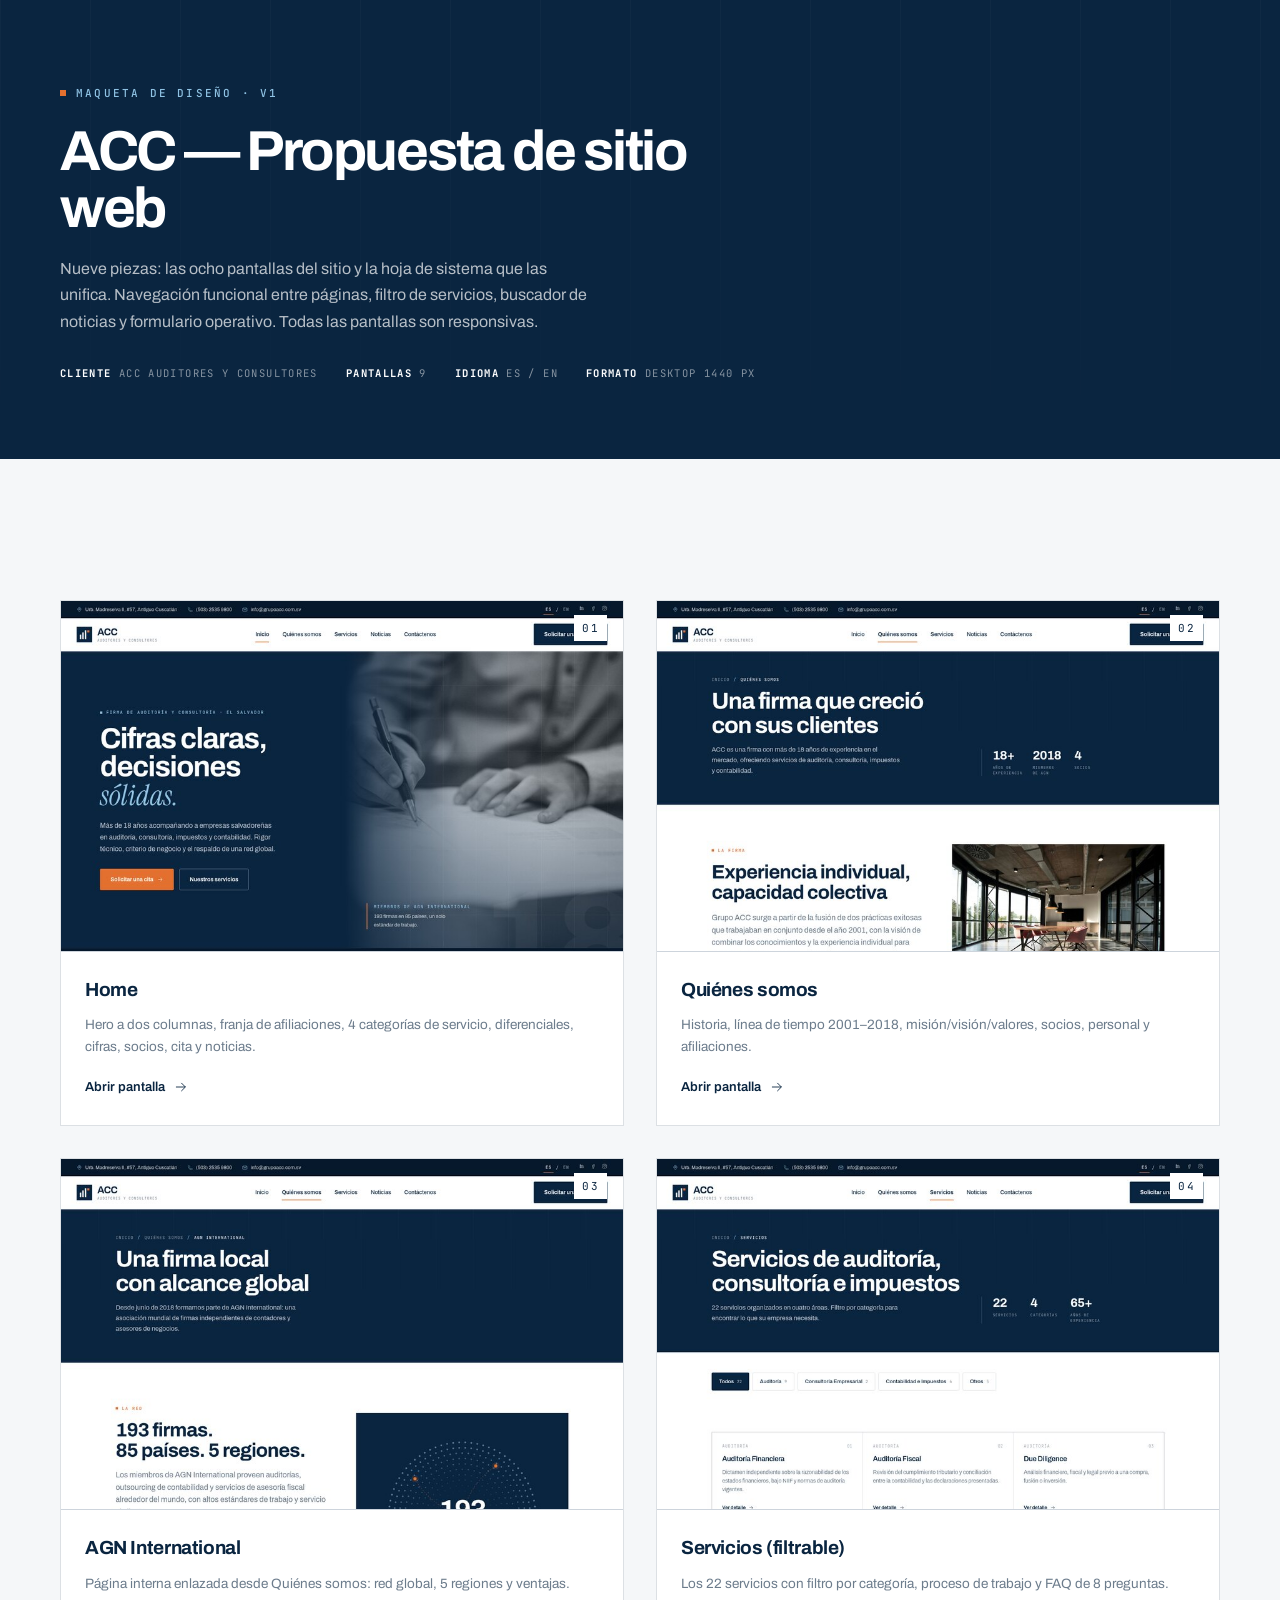
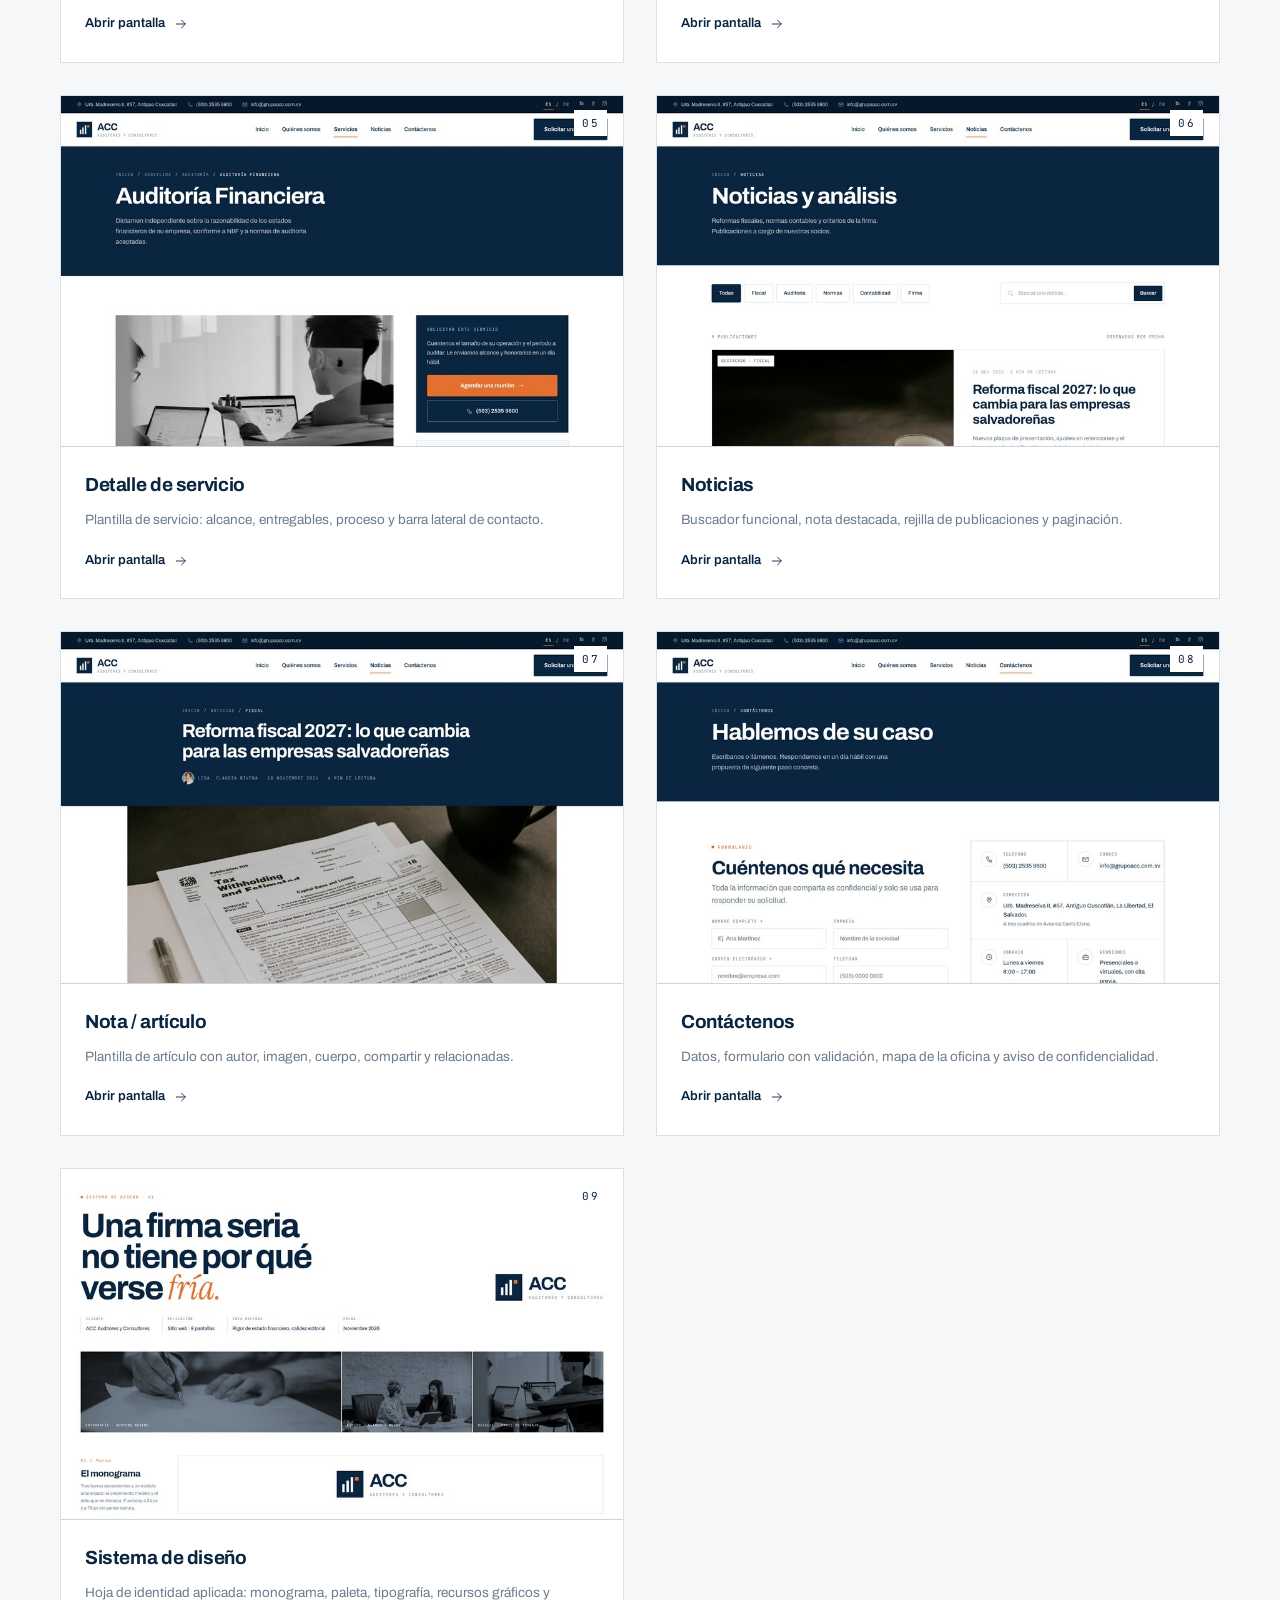
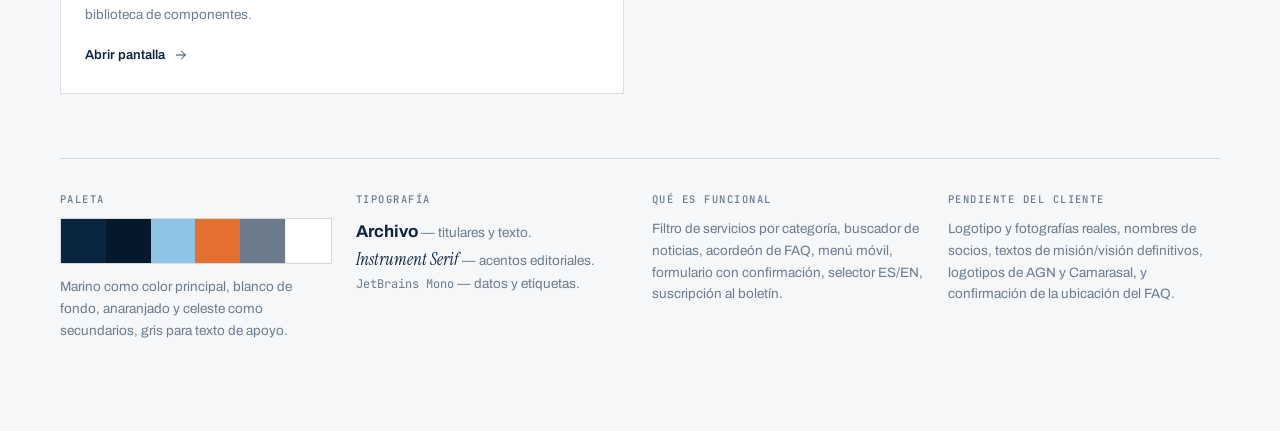
<file: index.html>
<!DOCTYPE html>
<html lang="es">
<head>
<meta charset="utf-8">
<meta name="viewport" content="width=device-width, initial-scale=1">
<title>ACC · Maqueta web — entrega de pantallas</title>
<link rel="stylesheet" href="assets/css/acc.css">
<style>
  body{background:var(--paper-2)}
  .board{background:var(--navy);color:#fff;padding:clamp(48px,6vw,80px) 0;position:relative;overflow:hidden}
  .board::before{content:"";position:absolute;inset:0;opacity:.35;background-image:repeating-linear-gradient(90deg,rgba(255,255,255,.07) 0 1px,transparent 1px 90px);mask-image:linear-gradient(180deg,#000,transparent)}
  .board .wrap{position:relative;z-index:2}
  .board h1{font-size:clamp(34px,4.4vw,58px);letter-spacing:-.04em;line-height:1.02;margin-top:18px;max-width:20ch}
  .board p{color:rgba(255,255,255,.7);margin-top:18px;max-width:60ch;font-size:16px}
  .board__meta{display:flex;gap:28px;flex-wrap:wrap;margin-top:30px;font-family:var(--mono);font-size:10.5px;letter-spacing:.13em;text-transform:uppercase;color:rgba(255,255,255,.5)}
  .board__meta b{color:#fff}
  .grid-screens{display:grid;grid-template-columns:repeat(2,minmax(0,1fr));gap:clamp(20px,2.6vw,32px);margin-top:clamp(36px,4vw,52px)}
  .scard{background:#fff;border:1px solid var(--line);display:flex;flex-direction:column;position:relative;transition:transform .4s var(--ease),box-shadow .4s}
  .scard:hover{transform:translateY(-4px);box-shadow:var(--shadow)}
  .scard__num{position:absolute;right:16px;top:14px;z-index:3;font-family:var(--mono);font-size:11px;letter-spacing:.12em;background:#fff;padding:4px 8px}
  .scard__ph{aspect-ratio:16/10;overflow:hidden;border-bottom:1px solid var(--line);background:var(--paper-3)}
  .scard__ph img{width:100%;height:100%;object-fit:cover;object-position:top center}
  .scard__body{padding:22px 24px 24px;display:flex;flex-direction:column;gap:9px;flex:1}
  .scard__body h3{font-size:19px;letter-spacing:-.02em}
  .scard__body p{font-size:13.5px;color:var(--gray);line-height:1.6}
  .scard__body .link-arrow{margin-top:auto;padding-top:10px;font-size:13px}
  .legend{margin-top:clamp(40px,5vw,64px);display:grid;grid-template-columns:repeat(4,minmax(0,1fr));gap:24px;border-top:1px solid var(--line);padding-top:32px}
  .legend div h4{font-family:var(--mono);font-size:10.5px;letter-spacing:.14em;text-transform:uppercase;color:var(--gray);margin-bottom:10px;font-weight:500}
  .legend div p{font-size:13.5px;color:var(--gray);line-height:1.6}
  .swatches{display:flex;gap:0;border:1px solid var(--line);margin-top:6px}
  .swatches span{flex:1;height:44px}
  @media(max-width:900px){.grid-screens{grid-template-columns:1fr}.legend{grid-template-columns:1fr 1fr}}
</style>
</head>
<body>

<section class="board">
  <div class="wrap">
    <span class="eyebrow" style="color:var(--sky)">Maqueta de diseño · v1</span>
    <h1>ACC — Propuesta de sitio web</h1>
    <p>Nueve piezas: las ocho pantallas del sitio y la hoja de sistema que las unifica. Navegación funcional entre páginas, filtro de servicios, buscador de noticias y formulario operativo. Todas las pantallas son responsivas.</p>
    <div class="board__meta">
      <span><b>Cliente</b> ACC Auditores y Consultores</span>
      <span><b>Pantallas</b> 9</span>
      <span><b>Idioma</b> ES / EN</span>
      <span><b>Formato</b> Desktop 1440 px</span>
    </div>
  </div>
</section>

<section class="section">
  <div class="wrap">
    <div class="grid-screens"><a class="scard" href="home.html">
      <span class="scard__num">01</span>
      <div class="scard__ph"><img src="pantallas/thumbs/home.jpg" alt="Pantalla Home" loading="lazy"></div>
      <div class="scard__body"><h3>Home</h3><p>Hero a dos columnas, franja de afiliaciones, 4 categorías de servicio, diferenciales, cifras, socios, cita y noticias.</p><span class="link-arrow">Abrir pantalla <svg class="" viewBox="0 0 24 24" fill="none" stroke="currentColor" stroke-width="1.5" stroke-linecap="round" stroke-linejoin="round" aria-hidden="true"><path d="M4 12h15M13 5.5l6.5 6.5-6.5 6.5"/></svg></span></div>
    </a><a class="scard" href="nosotros.html">
      <span class="scard__num">02</span>
      <div class="scard__ph"><img src="pantallas/thumbs/nosotros.jpg" alt="Pantalla Quiénes somos" loading="lazy"></div>
      <div class="scard__body"><h3>Quiénes somos</h3><p>Historia, línea de tiempo 2001–2018, misión/visión/valores, socios, personal y afiliaciones.</p><span class="link-arrow">Abrir pantalla <svg class="" viewBox="0 0 24 24" fill="none" stroke="currentColor" stroke-width="1.5" stroke-linecap="round" stroke-linejoin="round" aria-hidden="true"><path d="M4 12h15M13 5.5l6.5 6.5-6.5 6.5"/></svg></span></div>
    </a><a class="scard" href="agn.html">
      <span class="scard__num">03</span>
      <div class="scard__ph"><img src="pantallas/thumbs/agn.jpg" alt="Pantalla AGN International" loading="lazy"></div>
      <div class="scard__body"><h3>AGN International</h3><p>Página interna enlazada desde Quiénes somos: red global, 5 regiones y ventajas.</p><span class="link-arrow">Abrir pantalla <svg class="" viewBox="0 0 24 24" fill="none" stroke="currentColor" stroke-width="1.5" stroke-linecap="round" stroke-linejoin="round" aria-hidden="true"><path d="M4 12h15M13 5.5l6.5 6.5-6.5 6.5"/></svg></span></div>
    </a><a class="scard" href="servicios.html">
      <span class="scard__num">04</span>
      <div class="scard__ph"><img src="pantallas/thumbs/servicios.jpg" alt="Pantalla Servicios (filtrable)" loading="lazy"></div>
      <div class="scard__body"><h3>Servicios (filtrable)</h3><p>Los 22 servicios con filtro por categoría, proceso de trabajo y FAQ de 8 preguntas.</p><span class="link-arrow">Abrir pantalla <svg class="" viewBox="0 0 24 24" fill="none" stroke="currentColor" stroke-width="1.5" stroke-linecap="round" stroke-linejoin="round" aria-hidden="true"><path d="M4 12h15M13 5.5l6.5 6.5-6.5 6.5"/></svg></span></div>
    </a><a class="scard" href="servicio-auditoria-financiera.html">
      <span class="scard__num">05</span>
      <div class="scard__ph"><img src="pantallas/thumbs/servicio-auditoria-financiera.jpg" alt="Pantalla Detalle de servicio" loading="lazy"></div>
      <div class="scard__body"><h3>Detalle de servicio</h3><p>Plantilla de servicio: alcance, entregables, proceso y barra lateral de contacto.</p><span class="link-arrow">Abrir pantalla <svg class="" viewBox="0 0 24 24" fill="none" stroke="currentColor" stroke-width="1.5" stroke-linecap="round" stroke-linejoin="round" aria-hidden="true"><path d="M4 12h15M13 5.5l6.5 6.5-6.5 6.5"/></svg></span></div>
    </a><a class="scard" href="noticias.html">
      <span class="scard__num">06</span>
      <div class="scard__ph"><img src="pantallas/thumbs/noticias.jpg" alt="Pantalla Noticias" loading="lazy"></div>
      <div class="scard__body"><h3>Noticias</h3><p>Buscador funcional, nota destacada, rejilla de publicaciones y paginación.</p><span class="link-arrow">Abrir pantalla <svg class="" viewBox="0 0 24 24" fill="none" stroke="currentColor" stroke-width="1.5" stroke-linecap="round" stroke-linejoin="round" aria-hidden="true"><path d="M4 12h15M13 5.5l6.5 6.5-6.5 6.5"/></svg></span></div>
    </a><a class="scard" href="noticia.html">
      <span class="scard__num">07</span>
      <div class="scard__ph"><img src="pantallas/thumbs/noticia.jpg" alt="Pantalla Nota / artículo" loading="lazy"></div>
      <div class="scard__body"><h3>Nota / artículo</h3><p>Plantilla de artículo con autor, imagen, cuerpo, compartir y relacionadas.</p><span class="link-arrow">Abrir pantalla <svg class="" viewBox="0 0 24 24" fill="none" stroke="currentColor" stroke-width="1.5" stroke-linecap="round" stroke-linejoin="round" aria-hidden="true"><path d="M4 12h15M13 5.5l6.5 6.5-6.5 6.5"/></svg></span></div>
    </a><a class="scard" href="contacto.html">
      <span class="scard__num">08</span>
      <div class="scard__ph"><img src="pantallas/thumbs/contacto.jpg" alt="Pantalla Contáctenos" loading="lazy"></div>
      <div class="scard__body"><h3>Contáctenos</h3><p>Datos, formulario con validación, mapa de la oficina y aviso de confidencialidad.</p><span class="link-arrow">Abrir pantalla <svg class="" viewBox="0 0 24 24" fill="none" stroke="currentColor" stroke-width="1.5" stroke-linecap="round" stroke-linejoin="round" aria-hidden="true"><path d="M4 12h15M13 5.5l6.5 6.5-6.5 6.5"/></svg></span></div>
    </a><a class="scard" href="sistema.html">
      <span class="scard__num">09</span>
      <div class="scard__ph"><img src="pantallas/thumbs/sistema.jpg" alt="Pantalla Sistema de diseño" loading="lazy"></div>
      <div class="scard__body"><h3>Sistema de diseño</h3><p>Hoja de identidad aplicada: monograma, paleta, tipografía, recursos gráficos y biblioteca de componentes.</p><span class="link-arrow">Abrir pantalla <svg class="" viewBox="0 0 24 24" fill="none" stroke="currentColor" stroke-width="1.5" stroke-linecap="round" stroke-linejoin="round" aria-hidden="true"><path d="M4 12h15M13 5.5l6.5 6.5-6.5 6.5"/></svg></span></div>
    </a></div>

    <div class="legend">
      <div>
        <h4>Paleta</h4>
        <div class="swatches">
          <span style="background:#0A2540" title="Azul marino"></span>
          <span style="background:#06182B" title="Marino profundo"></span>
          <span style="background:#8FC3E4" title="Celeste"></span>
          <span style="background:#E4702F" title="Anaranjado"></span>
          <span style="background:#6C7C8C" title="Gris"></span>
          <span style="background:#FFFFFF;border-left:1px solid #eee" title="Blanco"></span>
        </div>
        <p style="margin-top:12px">Marino como color principal, blanco de fondo, anaranjado y celeste como secundarios, gris para texto de apoyo.</p>
      </div>
      <div>
        <h4>Tipografía</h4>
        <p><b style="font-family:var(--sans);font-size:17px;color:var(--navy)">Archivo</b> — titulares y texto.<br><i style="font-family:var(--serif);font-size:17px;color:var(--navy)">Instrument Serif</i> — acentos editoriales.<br><span style="font-family:var(--mono);font-size:12px">JetBrains Mono</span> — datos y etiquetas.</p>
      </div>
      <div>
        <h4>Qué es funcional</h4>
        <p>Filtro de servicios por categoría, buscador de noticias, acordeón de FAQ, menú móvil, formulario con confirmación, selector ES/EN, suscripción al boletín.</p>
      </div>
      <div>
        <h4>Pendiente del cliente</h4>
        <p>Logotipo y fotografías reales, nombres de socios, textos de misión/visión definitivos, logotipos de AGN y Camarasal, y confirmación de la ubicación del FAQ.</p>
      </div>
    </div>
  </div>
</section>

</body>
</html>
</file>
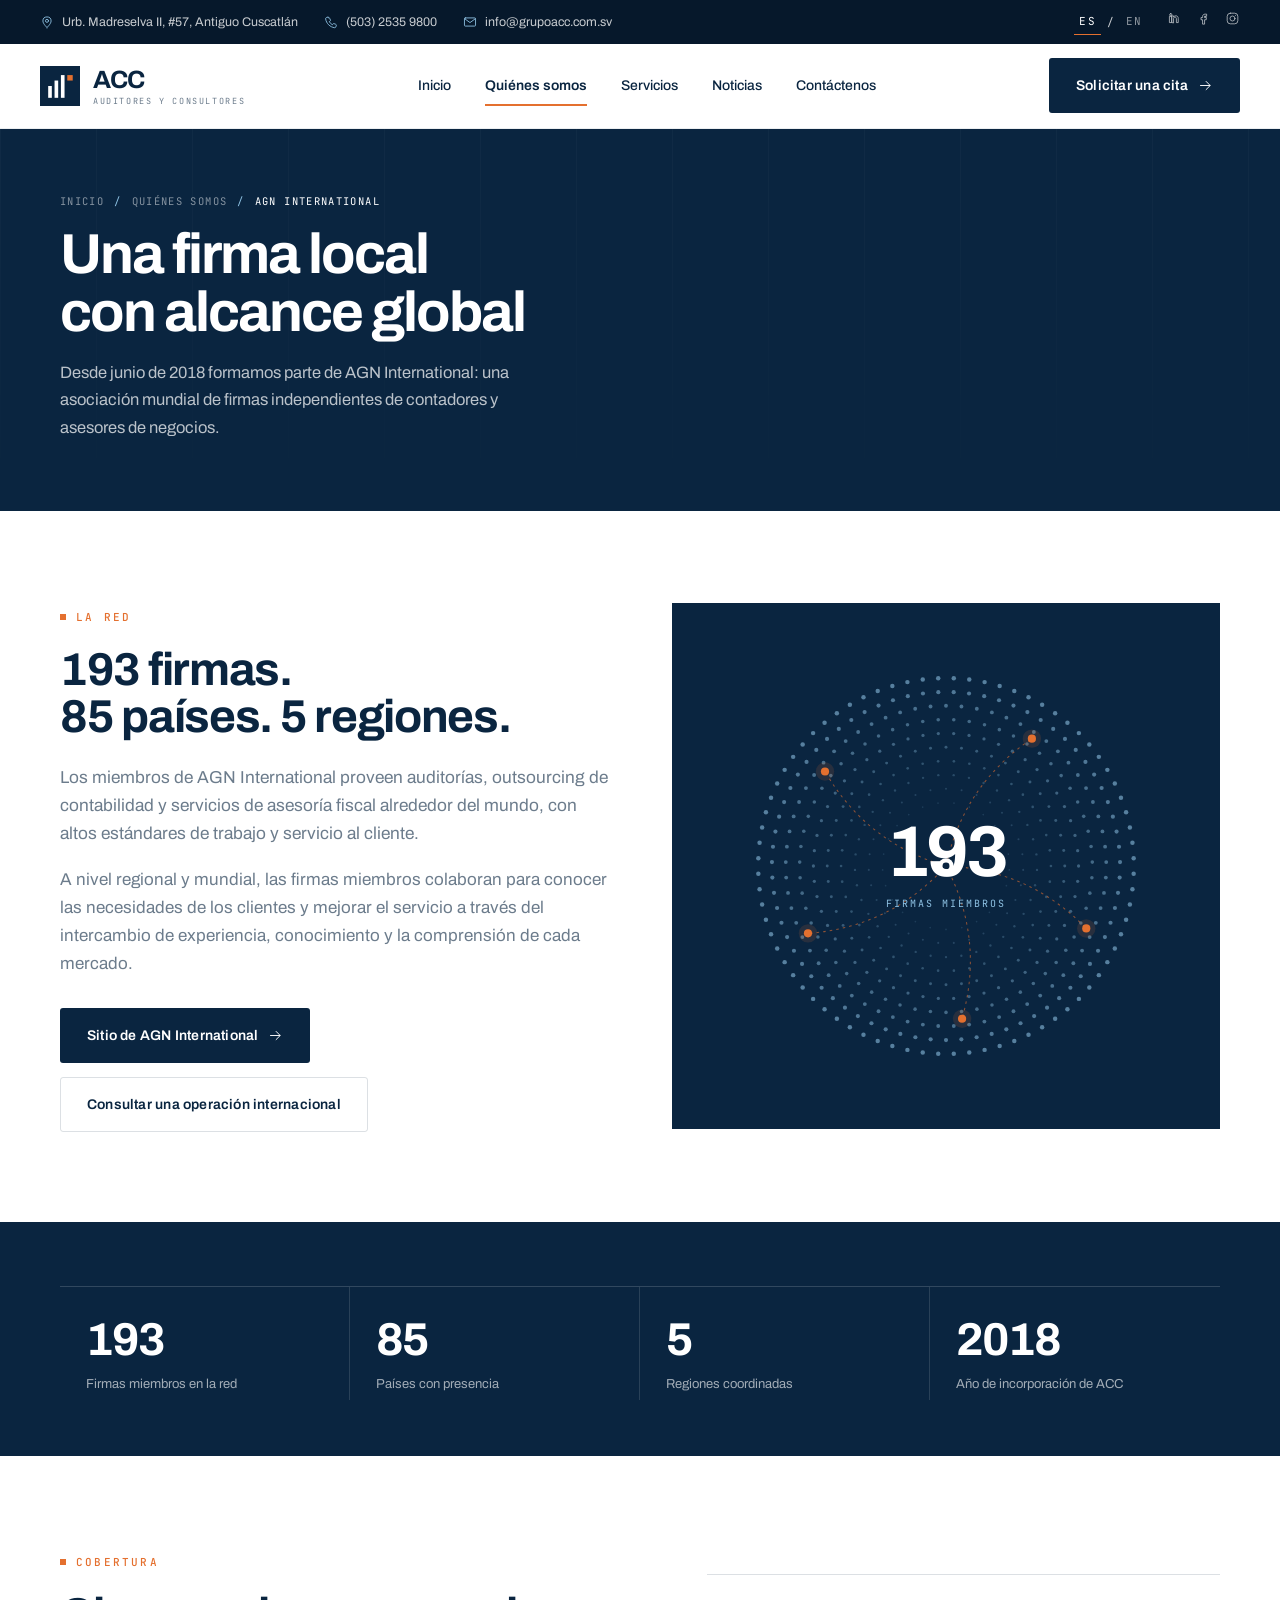
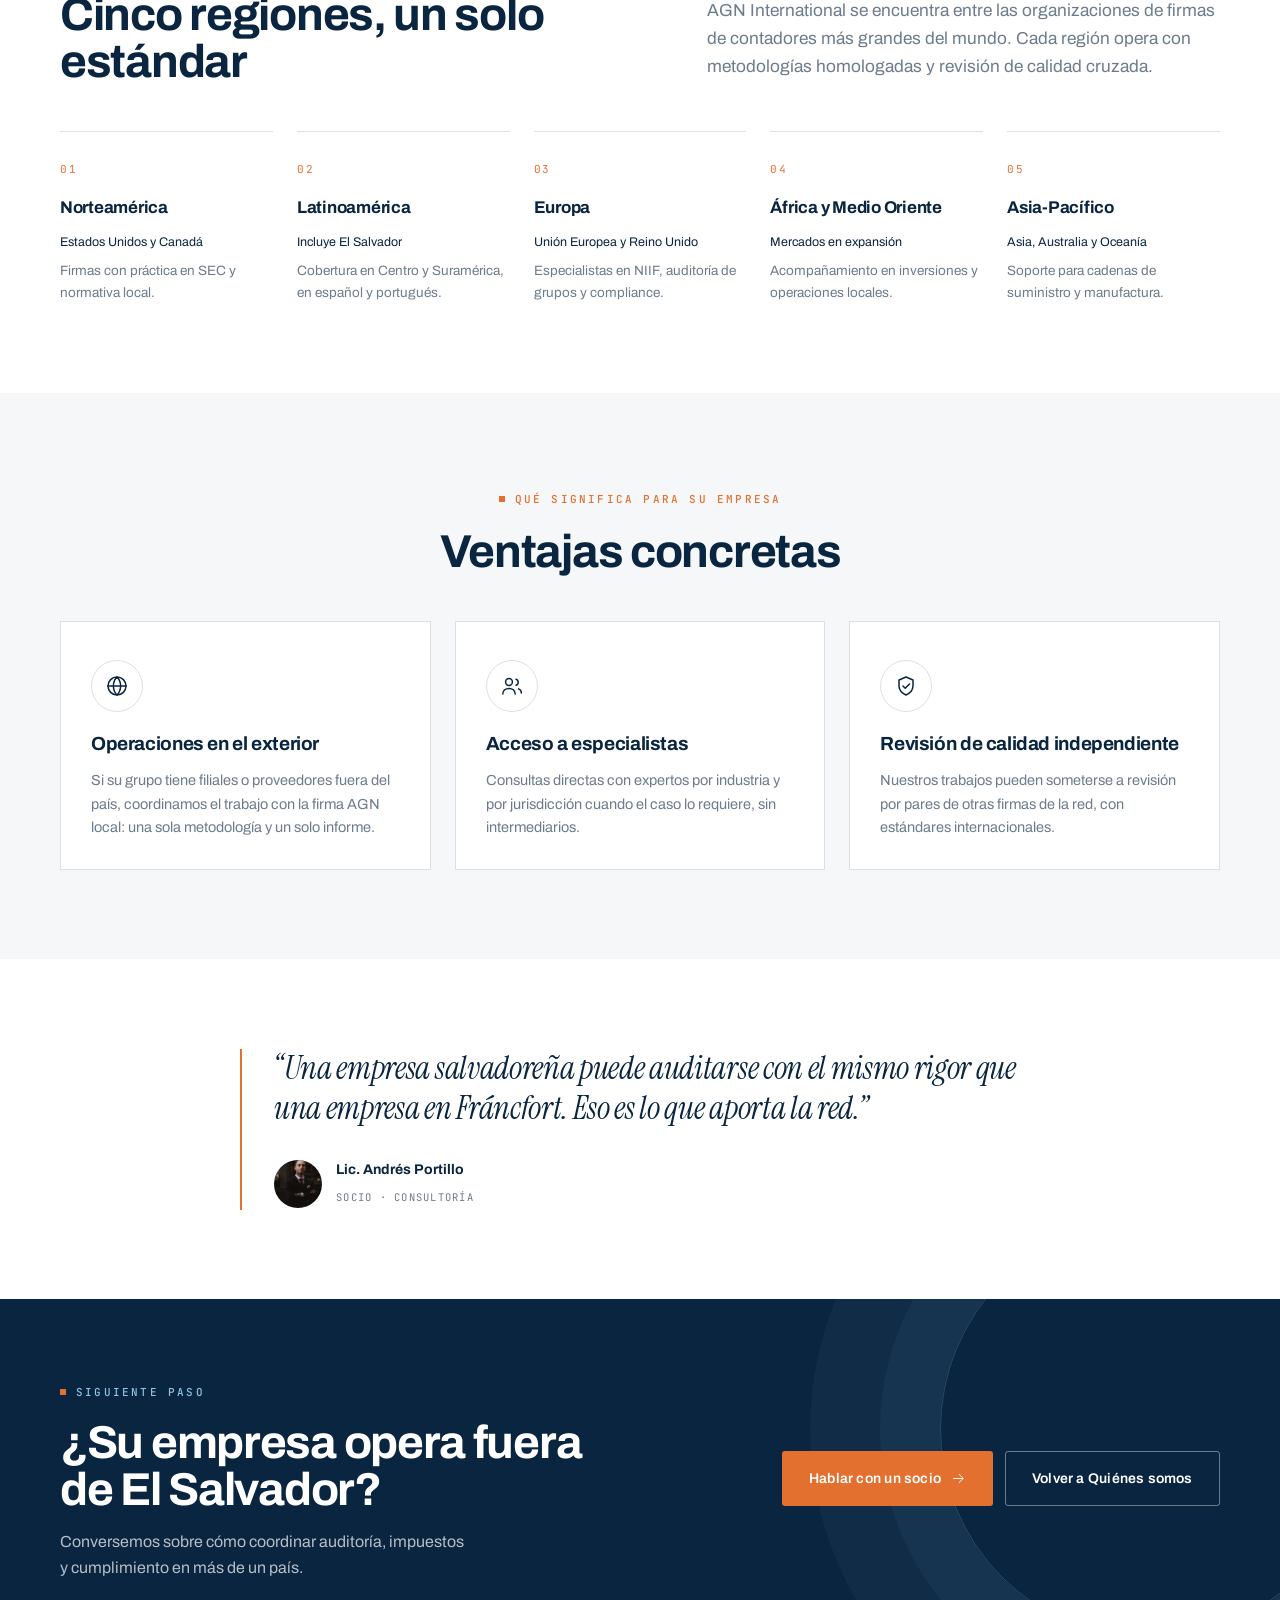
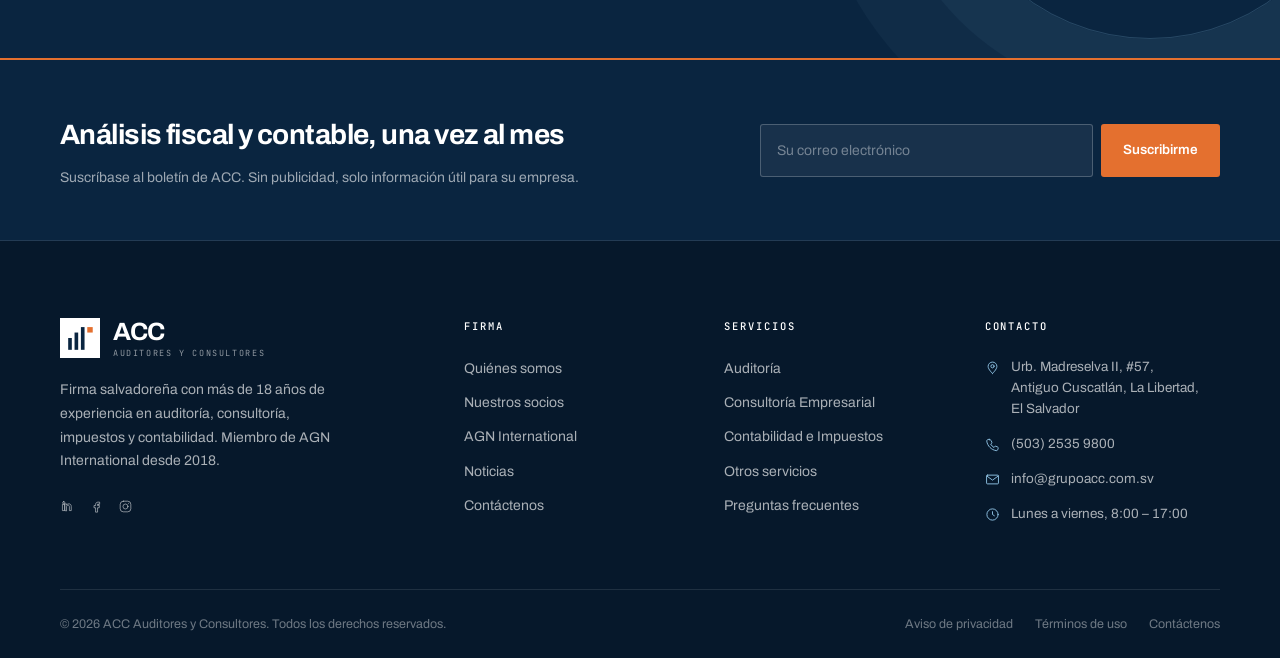
<file: agn.html>
<!DOCTYPE html>
<html lang="es">
<head>
<meta charset="utf-8">
<meta name="viewport" content="width=device-width, initial-scale=1">
<title>AGN International · ACC</title>
<meta name="description" content="ACC — Auditores y Consultores. Más de 18 años en auditoría, consultoría, impuestos y contabilidad en El Salvador.">
<link rel="stylesheet" href="assets/css/acc.css">
</head>
<body>

<div class="topbar">
  <div class="wrap-wide">
    <div class="topbar__list">
      <a href="contacto.html"><svg class="" viewBox="0 0 24 24" fill="none" stroke="currentColor" stroke-width="1.5" stroke-linecap="round" stroke-linejoin="round" aria-hidden="true"><path d="M12 21.5s7-6.3 7-11.2A7 7 0 0 0 5 10.3c0 4.9 7 11.2 7 11.2Z"/><circle cx="12" cy="10" r="2.6"/></svg> Urb. Madreselva II, #57, Antiguo Cuscatlán</a>
      <a href="tel:+50325359800"><svg class="" viewBox="0 0 24 24" fill="none" stroke="currentColor" stroke-width="1.5" stroke-linecap="round" stroke-linejoin="round" aria-hidden="true"><path d="M6.6 3.5 4 4.4c-.9.3-1.4 1.2-1.2 2.1 1.1 7.9 7.4 14.2 15.3 15.3.9.2 1.8-.3 2.1-1.2l.9-2.6c.3-.8-.1-1.7-.9-2l-3-1.2c-.7-.3-1.5 0-1.9.6l-.9 1.3a13 13 0 0 1-5.3-5.3l1.3-.9c.6-.4.9-1.2.6-1.9l-1.2-3c-.3-.8-1.2-1.2-2-.9Z"/></svg> (503) 2535 9800</a>
      <a href="mailto:info@grupoacc.com.sv"><svg class="" viewBox="0 0 24 24" fill="none" stroke="currentColor" stroke-width="1.5" stroke-linecap="round" stroke-linejoin="round" aria-hidden="true"><rect x="2.5" y="5" width="19" height="14" rx="1.5"/><path d="m3 6.5 9 6.5 9-6.5"/></svg> info@grupoacc.com.sv</a>
    </div>
    <div class="topbar__right">
      <div class="lang" role="group" aria-label="Idioma">
        <button class="is-on" data-lang="es">ES</button><span>/</span><button data-lang="en">EN</button>
      </div>
      <div class="social">
        <a href="#" data-pending aria-label="LinkedIn"><svg class="" viewBox="0 0 24 24" fill="none" stroke="currentColor" stroke-width="1.5" stroke-linecap="round" stroke-linejoin="round" aria-hidden="true"><path d="M4.5 8.5h3v10h-3zM6 4.2a1.8 1.8 0 1 0 0 3.6 1.8 1.8 0 0 0 0-3.6ZM10.5 18.5v-6c0-1.6.9-2.6 2.4-2.6 1.4 0 2.1.9 2.1 2.6v6h3v-6.4c0-3-1.6-4.4-3.9-4.4-1.5 0-2.6.7-3.6 2v-1.9h-3c.05 1.1 0 10 0 10Z"/></svg></a>
        <a href="#" data-pending aria-label="Facebook"><svg class="" viewBox="0 0 24 24" fill="none" stroke="currentColor" stroke-width="1.5" stroke-linecap="round" stroke-linejoin="round" aria-hidden="true"><path d="M14.5 8.5H17V5h-2.5C12 5 10.5 6.6 10.5 9v1.5H8V14h2.5v7h3.2v-7h2.6l.4-3.5h-3V9.2c0-.5.2-.7.8-.7Z"/></svg></a>
        <a href="#" data-pending aria-label="Instagram"><svg class="" viewBox="0 0 24 24" fill="none" stroke="currentColor" stroke-width="1.5" stroke-linecap="round" stroke-linejoin="round" aria-hidden="true"><rect x="3.5" y="3.5" width="17" height="17" rx="5"/><circle cx="12" cy="12" r="4"/><path d="M16.9 7.1h.01"/></svg></a>
      </div>
    </div>
  </div>
</div>

<header class="header">
  <div class="wrap-wide header__inner">
    <a class="brand" href="home.html" aria-label="ACC, inicio">
      <svg class="brand__mark" viewBox="0 0 44 44" aria-hidden="true">
  <rect width="44" height="44" fill="#0A2540"/>
  <rect x="9" y="22" width="4" height="13" fill="#FFFFFF"/>
  <rect x="16" y="16" width="4" height="19" fill="#FFFFFF"/>
  <rect x="23" y="10" width="4" height="25" fill="#FFFFFF"/>
  <rect x="30" y="10" width="6" height="6" fill="#E4702F"/>
</svg>
      <span class="brand__txt">
        <span class="brand__name">ACC</span>
        <span class="brand__sub">Auditores y Consultores</span>
      </span>
    </a>
    <nav class="nav" id="nav"><a href="home.html">Inicio</a><a href="nosotros.html" class="is-active">Quiénes somos</a><a href="servicios.html">Servicios</a><a href="noticias.html">Noticias</a><a href="contacto.html">Contáctenos</a></nav>
    <div class="header__cta">
      <a class="btn btn--navy" href="contacto.html">Solicitar una cita <svg class="" viewBox="0 0 24 24" fill="none" stroke="currentColor" stroke-width="1.5" stroke-linecap="round" stroke-linejoin="round" aria-hidden="true"><path d="M4 12h15M13 5.5l6.5 6.5-6.5 6.5"/></svg></a>
      <button class="icon-btn burger" aria-label="Abrir menú" aria-expanded="false"><svg class="" viewBox="0 0 24 24" fill="none" stroke="currentColor" stroke-width="1.5" stroke-linecap="round" stroke-linejoin="round" aria-hidden="true"><path d="M4 7h16M4 12h16M4 17h16"/></svg></button>
    </div>
  </div>
</header>

<main>

<section class="pagehead">
  <div class="wrap pagehead__in">
    <div>
      <div class="crumbs"><a href="home.html">Inicio</a><span>/</span><a href="nosotros.html">Quiénes somos</a><span>/</span><span style="color:#fff">AGN International</span></div>
      <h1>Una firma local<br>con alcance global</h1>
      <p>Desde junio de 2018 formamos parte de AGN International: una asociación mundial de firmas independientes de contadores y asesores de negocios.</p>
    </div>
    
  </div>
</section>

<section class="section">
  <div class="wrap">
    <div class="split" style="align-items:center">
      <div>
        <span class="eyebrow">La red</span>
        <h2 class="h2" style="margin-top:18px">193 firmas.<br>85 países. 5 regiones.</h2>
        <p class="lead" style="margin-top:22px">Los miembros de AGN International proveen auditorías, outsourcing de contabilidad y servicios de asesoría fiscal alrededor del mundo, con altos estándares de trabajo y servicio al cliente.</p>
        <p style="margin-top:18px;color:var(--gray)">A nivel regional y mundial, las firmas miembros colaboran para conocer las necesidades de los clientes y mejorar el servicio a través del intercambio de experiencia, conocimiento y la comprensión de cada mercado.</p>
        <div style="display:flex;gap:14px;margin-top:30px;flex-wrap:wrap">
          <a class="btn btn--navy" href="#" data-pending>Sitio de AGN International <svg class="" viewBox="0 0 24 24" fill="none" stroke="currentColor" stroke-width="1.5" stroke-linecap="round" stroke-linejoin="round" aria-hidden="true"><path d="M4 12h15M13 5.5l6.5 6.5-6.5 6.5"/></svg></a>
          <a class="btn btn--outline" href="contacto.html">Consultar una operación internacional</a>
        </div>
      </div>
      <div class="figure reveal" style="background:var(--navy);padding:clamp(24px,4vw,48px);display:grid;place-items:center">
        <div style="width:100%;max-width:430px"><svg viewBox="0 0 420 420" style="width:100%;height:auto;display:block" aria-hidden="true"><circle cx="210.0" cy="272.0" r="0.85" fill="#8FC3E4" opacity="0.15"/><circle cx="225.4" cy="270.1" r="0.85" fill="#8FC3E4" opacity="0.15"/><circle cx="239.9" cy="264.3" r="0.85" fill="#8FC3E4" opacity="0.15"/><circle cx="252.4" cy="255.2" r="0.85" fill="#8FC3E4" opacity="0.15"/><circle cx="262.3" cy="243.2" r="0.85" fill="#8FC3E4" opacity="0.15"/><circle cx="269.0" cy="229.2" r="0.85" fill="#8FC3E4" opacity="0.15"/><circle cx="271.9" cy="213.9" r="0.85" fill="#8FC3E4" opacity="0.15"/><circle cx="270.9" cy="198.4" r="0.85" fill="#8FC3E4" opacity="0.15"/><circle cx="266.1" cy="183.6" r="0.85" fill="#8FC3E4" opacity="0.15"/><circle cx="257.8" cy="170.5" r="0.85" fill="#8FC3E4" opacity="0.15"/><circle cx="246.4" cy="159.8" r="0.85" fill="#8FC3E4" opacity="0.15"/><circle cx="232.8" cy="152.4" r="0.85" fill="#8FC3E4" opacity="0.15"/><circle cx="217.8" cy="148.5" r="0.85" fill="#8FC3E4" opacity="0.15"/><circle cx="202.2" cy="148.5" r="0.85" fill="#8FC3E4" opacity="0.15"/><circle cx="187.2" cy="152.4" r="0.85" fill="#8FC3E4" opacity="0.15"/><circle cx="173.6" cy="159.8" r="0.85" fill="#8FC3E4" opacity="0.15"/><circle cx="162.2" cy="170.5" r="0.85" fill="#8FC3E4" opacity="0.15"/><circle cx="153.9" cy="183.6" r="0.85" fill="#8FC3E4" opacity="0.15"/><circle cx="149.1" cy="198.4" r="0.85" fill="#8FC3E4" opacity="0.15"/><circle cx="148.1" cy="213.9" r="0.85" fill="#8FC3E4" opacity="0.15"/><circle cx="151.0" cy="229.2" r="0.85" fill="#8FC3E4" opacity="0.15"/><circle cx="157.7" cy="243.2" r="0.85" fill="#8FC3E4" opacity="0.15"/><circle cx="167.6" cy="255.2" r="0.85" fill="#8FC3E4" opacity="0.15"/><circle cx="180.1" cy="264.3" r="0.85" fill="#8FC3E4" opacity="0.15"/><circle cx="194.6" cy="270.1" r="0.85" fill="#8FC3E4" opacity="0.15"/><circle cx="217.6" cy="285.1" r="1.00" fill="#8FC3E4" opacity="0.20"/><circle cx="232.6" cy="282.0" r="1.00" fill="#8FC3E4" opacity="0.20"/><circle cx="246.6" cy="276.0" r="1.00" fill="#8FC3E4" opacity="0.20"/><circle cx="259.2" cy="267.3" r="1.00" fill="#8FC3E4" opacity="0.20"/><circle cx="269.7" cy="256.2" r="1.00" fill="#8FC3E4" opacity="0.20"/><circle cx="277.8" cy="243.2" r="1.00" fill="#8FC3E4" opacity="0.20"/><circle cx="283.1" cy="228.9" r="1.00" fill="#8FC3E4" opacity="0.20"/><circle cx="285.4" cy="213.8" r="1.00" fill="#8FC3E4" opacity="0.20"/><circle cx="284.6" cy="198.6" r="1.00" fill="#8FC3E4" opacity="0.20"/><circle cx="280.8" cy="183.8" r="1.00" fill="#8FC3E4" opacity="0.20"/><circle cx="274.1" cy="170.1" r="1.00" fill="#8FC3E4" opacity="0.20"/><circle cx="264.7" cy="158.0" r="1.00" fill="#8FC3E4" opacity="0.20"/><circle cx="253.1" cy="148.0" r="1.00" fill="#8FC3E4" opacity="0.20"/><circle cx="239.8" cy="140.6" r="1.00" fill="#8FC3E4" opacity="0.20"/><circle cx="225.2" cy="136.0" r="1.00" fill="#8FC3E4" opacity="0.20"/><circle cx="210.0" cy="134.5" r="1.00" fill="#8FC3E4" opacity="0.20"/><circle cx="194.8" cy="136.0" r="1.00" fill="#8FC3E4" opacity="0.20"/><circle cx="180.2" cy="140.6" r="1.00" fill="#8FC3E4" opacity="0.20"/><circle cx="166.9" cy="148.0" r="1.00" fill="#8FC3E4" opacity="0.20"/><circle cx="155.3" cy="158.0" r="1.00" fill="#8FC3E4" opacity="0.20"/><circle cx="145.9" cy="170.1" r="1.00" fill="#8FC3E4" opacity="0.20"/><circle cx="139.2" cy="183.8" r="1.00" fill="#8FC3E4" opacity="0.20"/><circle cx="135.4" cy="198.6" r="1.00" fill="#8FC3E4" opacity="0.20"/><circle cx="134.6" cy="213.8" r="1.00" fill="#8FC3E4" opacity="0.20"/><circle cx="136.9" cy="228.9" r="1.00" fill="#8FC3E4" opacity="0.20"/><circle cx="142.2" cy="243.2" r="1.00" fill="#8FC3E4" opacity="0.20"/><circle cx="150.3" cy="256.2" r="1.00" fill="#8FC3E4" opacity="0.20"/><circle cx="160.8" cy="267.3" r="1.00" fill="#8FC3E4" opacity="0.20"/><circle cx="173.4" cy="276.0" r="1.00" fill="#8FC3E4" opacity="0.20"/><circle cx="187.4" cy="282.0" r="1.00" fill="#8FC3E4" opacity="0.20"/><circle cx="202.4" cy="285.1" r="1.00" fill="#8FC3E4" opacity="0.20"/><circle cx="210.0" cy="299.0" r="1.15" fill="#8FC3E4" opacity="0.24"/><circle cx="225.0" cy="297.7" r="1.15" fill="#8FC3E4" opacity="0.24"/><circle cx="239.6" cy="293.9" r="1.15" fill="#8FC3E4" opacity="0.24"/><circle cx="253.4" cy="287.7" r="1.15" fill="#8FC3E4" opacity="0.24"/><circle cx="265.9" cy="279.2" r="1.15" fill="#8FC3E4" opacity="0.24"/><circle cx="276.8" cy="268.8" r="1.15" fill="#8FC3E4" opacity="0.24"/><circle cx="285.8" cy="256.7" r="1.15" fill="#8FC3E4" opacity="0.24"/><circle cx="292.6" cy="243.2" r="1.15" fill="#8FC3E4" opacity="0.24"/><circle cx="297.0" cy="228.8" r="1.15" fill="#8FC3E4" opacity="0.24"/><circle cx="298.9" cy="213.8" r="1.15" fill="#8FC3E4" opacity="0.24"/><circle cx="298.3" cy="198.7" r="1.15" fill="#8FC3E4" opacity="0.24"/><circle cx="295.1" cy="183.9" r="1.15" fill="#8FC3E4" opacity="0.24"/><circle cx="289.5" cy="169.9" r="1.15" fill="#8FC3E4" opacity="0.24"/><circle cx="281.6" cy="157.1" r="1.15" fill="#8FC3E4" opacity="0.24"/><circle cx="271.6" cy="145.7" r="1.15" fill="#8FC3E4" opacity="0.24"/><circle cx="259.8" cy="136.3" r="1.15" fill="#8FC3E4" opacity="0.24"/><circle cx="246.7" cy="128.9" r="1.15" fill="#8FC3E4" opacity="0.24"/><circle cx="232.4" cy="123.9" r="1.15" fill="#8FC3E4" opacity="0.24"/><circle cx="217.5" cy="121.3" r="1.15" fill="#8FC3E4" opacity="0.24"/><circle cx="202.5" cy="121.3" r="1.15" fill="#8FC3E4" opacity="0.24"/><circle cx="187.6" cy="123.9" r="1.15" fill="#8FC3E4" opacity="0.24"/><circle cx="173.3" cy="128.9" r="1.15" fill="#8FC3E4" opacity="0.24"/><circle cx="160.2" cy="136.3" r="1.15" fill="#8FC3E4" opacity="0.24"/><circle cx="148.4" cy="145.7" r="1.15" fill="#8FC3E4" opacity="0.24"/><circle cx="138.4" cy="157.1" r="1.15" fill="#8FC3E4" opacity="0.24"/><circle cx="130.5" cy="169.9" r="1.15" fill="#8FC3E4" opacity="0.24"/><circle cx="124.9" cy="183.9" r="1.15" fill="#8FC3E4" opacity="0.24"/><circle cx="121.7" cy="198.7" r="1.15" fill="#8FC3E4" opacity="0.24"/><circle cx="121.1" cy="213.8" r="1.15" fill="#8FC3E4" opacity="0.24"/><circle cx="123.0" cy="228.8" r="1.15" fill="#8FC3E4" opacity="0.24"/><circle cx="127.4" cy="243.2" r="1.15" fill="#8FC3E4" opacity="0.24"/><circle cx="134.2" cy="256.7" r="1.15" fill="#8FC3E4" opacity="0.24"/><circle cx="143.2" cy="268.8" r="1.15" fill="#8FC3E4" opacity="0.24"/><circle cx="154.1" cy="279.2" r="1.15" fill="#8FC3E4" opacity="0.24"/><circle cx="166.6" cy="287.7" r="1.15" fill="#8FC3E4" opacity="0.24"/><circle cx="180.4" cy="293.9" r="1.15" fill="#8FC3E4" opacity="0.24"/><circle cx="195.0" cy="297.7" r="1.15" fill="#8FC3E4" opacity="0.24"/><circle cx="217.7" cy="312.2" r="1.29" fill="#8FC3E4" opacity="0.29"/><circle cx="232.8" cy="309.9" r="1.29" fill="#8FC3E4" opacity="0.29"/><circle cx="247.4" cy="305.4" r="1.29" fill="#8FC3E4" opacity="0.29"/><circle cx="261.2" cy="298.8" r="1.29" fill="#8FC3E4" opacity="0.29"/><circle cx="273.9" cy="290.1" r="1.29" fill="#8FC3E4" opacity="0.29"/><circle cx="285.1" cy="279.7" r="1.29" fill="#8FC3E4" opacity="0.29"/><circle cx="294.7" cy="267.7" r="1.29" fill="#8FC3E4" opacity="0.29"/><circle cx="302.3" cy="254.5" r="1.29" fill="#8FC3E4" opacity="0.29"/><circle cx="307.9" cy="240.2" r="1.29" fill="#8FC3E4" opacity="0.29"/><circle cx="311.4" cy="225.3" r="1.29" fill="#8FC3E4" opacity="0.29"/><circle cx="312.5" cy="210.0" r="1.29" fill="#8FC3E4" opacity="0.29"/><circle cx="311.4" cy="194.7" r="1.29" fill="#8FC3E4" opacity="0.29"/><circle cx="307.9" cy="179.8" r="1.29" fill="#8FC3E4" opacity="0.29"/><circle cx="302.3" cy="165.5" r="1.29" fill="#8FC3E4" opacity="0.29"/><circle cx="294.7" cy="152.3" r="1.29" fill="#8FC3E4" opacity="0.29"/><circle cx="285.1" cy="140.3" r="1.29" fill="#8FC3E4" opacity="0.29"/><circle cx="273.9" cy="129.9" r="1.29" fill="#8FC3E4" opacity="0.29"/><circle cx="261.2" cy="121.2" r="1.29" fill="#8FC3E4" opacity="0.29"/><circle cx="247.4" cy="114.6" r="1.29" fill="#8FC3E4" opacity="0.29"/><circle cx="232.8" cy="110.1" r="1.29" fill="#8FC3E4" opacity="0.29"/><circle cx="217.7" cy="107.8" r="1.29" fill="#8FC3E4" opacity="0.29"/><circle cx="202.3" cy="107.8" r="1.29" fill="#8FC3E4" opacity="0.29"/><circle cx="187.2" cy="110.1" r="1.29" fill="#8FC3E4" opacity="0.29"/><circle cx="172.6" cy="114.6" r="1.29" fill="#8FC3E4" opacity="0.29"/><circle cx="158.8" cy="121.2" r="1.29" fill="#8FC3E4" opacity="0.29"/><circle cx="146.1" cy="129.9" r="1.29" fill="#8FC3E4" opacity="0.29"/><circle cx="134.9" cy="140.3" r="1.29" fill="#8FC3E4" opacity="0.29"/><circle cx="125.3" cy="152.3" r="1.29" fill="#8FC3E4" opacity="0.29"/><circle cx="117.7" cy="165.5" r="1.29" fill="#8FC3E4" opacity="0.29"/><circle cx="112.1" cy="179.8" r="1.29" fill="#8FC3E4" opacity="0.29"/><circle cx="108.6" cy="194.7" r="1.29" fill="#8FC3E4" opacity="0.29"/><circle cx="107.5" cy="210.0" r="1.29" fill="#8FC3E4" opacity="0.29"/><circle cx="108.6" cy="225.3" r="1.29" fill="#8FC3E4" opacity="0.29"/><circle cx="112.1" cy="240.2" r="1.29" fill="#8FC3E4" opacity="0.29"/><circle cx="117.7" cy="254.5" r="1.29" fill="#8FC3E4" opacity="0.29"/><circle cx="125.3" cy="267.7" r="1.29" fill="#8FC3E4" opacity="0.29"/><circle cx="134.9" cy="279.7" r="1.29" fill="#8FC3E4" opacity="0.29"/><circle cx="146.1" cy="290.1" r="1.29" fill="#8FC3E4" opacity="0.29"/><circle cx="158.7" cy="298.8" r="1.29" fill="#8FC3E4" opacity="0.29"/><circle cx="172.6" cy="305.4" r="1.29" fill="#8FC3E4" opacity="0.29"/><circle cx="187.2" cy="309.9" r="1.29" fill="#8FC3E4" opacity="0.29"/><circle cx="202.3" cy="312.2" r="1.29" fill="#8FC3E4" opacity="0.29"/><circle cx="210.0" cy="326.0" r="1.44" fill="#8FC3E4" opacity="0.34"/><circle cx="225.1" cy="325.0" r="1.44" fill="#8FC3E4" opacity="0.34"/><circle cx="240.0" cy="322.0" r="1.44" fill="#8FC3E4" opacity="0.34"/><circle cx="254.4" cy="317.2" r="1.44" fill="#8FC3E4" opacity="0.34"/><circle cx="268.0" cy="310.5" r="1.44" fill="#8FC3E4" opacity="0.34"/><circle cx="280.6" cy="302.0" r="1.44" fill="#8FC3E4" opacity="0.34"/><circle cx="292.0" cy="292.0" r="1.44" fill="#8FC3E4" opacity="0.34"/><circle cx="302.0" cy="280.6" r="1.44" fill="#8FC3E4" opacity="0.34"/><circle cx="310.5" cy="268.0" r="1.44" fill="#8FC3E4" opacity="0.34"/><circle cx="317.2" cy="254.4" r="1.44" fill="#8FC3E4" opacity="0.34"/><circle cx="322.0" cy="240.0" r="1.44" fill="#8FC3E4" opacity="0.34"/><circle cx="325.0" cy="225.1" r="1.44" fill="#8FC3E4" opacity="0.34"/><circle cx="326.0" cy="210.0" r="1.44" fill="#8FC3E4" opacity="0.34"/><circle cx="325.0" cy="194.9" r="1.44" fill="#8FC3E4" opacity="0.34"/><circle cx="322.0" cy="180.0" r="1.44" fill="#8FC3E4" opacity="0.34"/><circle cx="317.2" cy="165.6" r="1.44" fill="#8FC3E4" opacity="0.34"/><circle cx="310.5" cy="152.0" r="1.44" fill="#8FC3E4" opacity="0.34"/><circle cx="302.0" cy="139.4" r="1.44" fill="#8FC3E4" opacity="0.34"/><circle cx="292.0" cy="128.0" r="1.44" fill="#8FC3E4" opacity="0.34"/><circle cx="280.6" cy="118.0" r="1.44" fill="#8FC3E4" opacity="0.34"/><circle cx="268.0" cy="109.5" r="1.44" fill="#8FC3E4" opacity="0.34"/><circle cx="254.4" cy="102.8" r="1.44" fill="#8FC3E4" opacity="0.34"/><circle cx="240.0" cy="98.0" r="1.44" fill="#8FC3E4" opacity="0.34"/><circle cx="225.1" cy="95.0" r="1.44" fill="#8FC3E4" opacity="0.34"/><circle cx="210.0" cy="94.0" r="1.44" fill="#8FC3E4" opacity="0.34"/><circle cx="194.9" cy="95.0" r="1.44" fill="#8FC3E4" opacity="0.34"/><circle cx="180.0" cy="98.0" r="1.44" fill="#8FC3E4" opacity="0.34"/><circle cx="165.6" cy="102.8" r="1.44" fill="#8FC3E4" opacity="0.34"/><circle cx="152.0" cy="109.5" r="1.44" fill="#8FC3E4" opacity="0.34"/><circle cx="139.4" cy="118.0" r="1.44" fill="#8FC3E4" opacity="0.34"/><circle cx="128.0" cy="128.0" r="1.44" fill="#8FC3E4" opacity="0.34"/><circle cx="118.0" cy="139.4" r="1.44" fill="#8FC3E4" opacity="0.34"/><circle cx="109.5" cy="152.0" r="1.44" fill="#8FC3E4" opacity="0.34"/><circle cx="102.8" cy="165.6" r="1.44" fill="#8FC3E4" opacity="0.34"/><circle cx="98.0" cy="180.0" r="1.44" fill="#8FC3E4" opacity="0.34"/><circle cx="95.0" cy="194.9" r="1.44" fill="#8FC3E4" opacity="0.34"/><circle cx="94.0" cy="210.0" r="1.44" fill="#8FC3E4" opacity="0.34"/><circle cx="95.0" cy="225.1" r="1.44" fill="#8FC3E4" opacity="0.34"/><circle cx="98.0" cy="240.0" r="1.44" fill="#8FC3E4" opacity="0.34"/><circle cx="102.8" cy="254.4" r="1.44" fill="#8FC3E4" opacity="0.34"/><circle cx="109.5" cy="268.0" r="1.44" fill="#8FC3E4" opacity="0.34"/><circle cx="118.0" cy="280.6" r="1.44" fill="#8FC3E4" opacity="0.34"/><circle cx="128.0" cy="292.0" r="1.44" fill="#8FC3E4" opacity="0.34"/><circle cx="139.4" cy="302.0" r="1.44" fill="#8FC3E4" opacity="0.34"/><circle cx="152.0" cy="310.5" r="1.44" fill="#8FC3E4" opacity="0.34"/><circle cx="165.6" cy="317.2" r="1.44" fill="#8FC3E4" opacity="0.34"/><circle cx="180.0" cy="322.0" r="1.44" fill="#8FC3E4" opacity="0.34"/><circle cx="194.9" cy="325.0" r="1.44" fill="#8FC3E4" opacity="0.34"/><circle cx="217.5" cy="339.3" r="1.59" fill="#8FC3E4" opacity="0.39"/><circle cx="232.5" cy="337.5" r="1.59" fill="#8FC3E4" opacity="0.39"/><circle cx="247.1" cy="334.1" r="1.59" fill="#8FC3E4" opacity="0.39"/><circle cx="261.3" cy="328.9" r="1.59" fill="#8FC3E4" opacity="0.39"/><circle cx="274.8" cy="322.2" r="1.59" fill="#8FC3E4" opacity="0.39"/><circle cx="287.3" cy="313.9" r="1.59" fill="#8FC3E4" opacity="0.39"/><circle cx="298.9" cy="304.2" r="1.59" fill="#8FC3E4" opacity="0.39"/><circle cx="309.2" cy="293.2" r="1.59" fill="#8FC3E4" opacity="0.39"/><circle cx="318.2" cy="281.2" r="1.59" fill="#8FC3E4" opacity="0.39"/><circle cx="325.7" cy="268.1" r="1.59" fill="#8FC3E4" opacity="0.39"/><circle cx="331.7" cy="254.3" r="1.59" fill="#8FC3E4" opacity="0.39"/><circle cx="336.0" cy="239.9" r="1.59" fill="#8FC3E4" opacity="0.39"/><circle cx="338.6" cy="225.0" r="1.59" fill="#8FC3E4" opacity="0.39"/><circle cx="339.5" cy="210.0" r="1.59" fill="#8FC3E4" opacity="0.39"/><circle cx="338.6" cy="195.0" r="1.59" fill="#8FC3E4" opacity="0.39"/><circle cx="336.0" cy="180.1" r="1.59" fill="#8FC3E4" opacity="0.39"/><circle cx="331.7" cy="165.7" r="1.59" fill="#8FC3E4" opacity="0.39"/><circle cx="325.7" cy="151.9" r="1.59" fill="#8FC3E4" opacity="0.39"/><circle cx="318.2" cy="138.8" r="1.59" fill="#8FC3E4" opacity="0.39"/><circle cx="309.2" cy="126.8" r="1.59" fill="#8FC3E4" opacity="0.39"/><circle cx="298.9" cy="115.8" r="1.59" fill="#8FC3E4" opacity="0.39"/><circle cx="287.3" cy="106.1" r="1.59" fill="#8FC3E4" opacity="0.39"/><circle cx="274.8" cy="97.8" r="1.59" fill="#8FC3E4" opacity="0.39"/><circle cx="261.3" cy="91.1" r="1.59" fill="#8FC3E4" opacity="0.39"/><circle cx="247.1" cy="85.9" r="1.59" fill="#8FC3E4" opacity="0.39"/><circle cx="232.5" cy="82.5" r="1.59" fill="#8FC3E4" opacity="0.39"/><circle cx="217.5" cy="80.7" r="1.59" fill="#8FC3E4" opacity="0.39"/><circle cx="202.5" cy="80.7" r="1.59" fill="#8FC3E4" opacity="0.39"/><circle cx="187.5" cy="82.5" r="1.59" fill="#8FC3E4" opacity="0.39"/><circle cx="172.9" cy="85.9" r="1.59" fill="#8FC3E4" opacity="0.39"/><circle cx="158.7" cy="91.1" r="1.59" fill="#8FC3E4" opacity="0.39"/><circle cx="145.3" cy="97.8" r="1.59" fill="#8FC3E4" opacity="0.39"/><circle cx="132.7" cy="106.1" r="1.59" fill="#8FC3E4" opacity="0.39"/><circle cx="121.1" cy="115.8" r="1.59" fill="#8FC3E4" opacity="0.39"/><circle cx="110.8" cy="126.8" r="1.59" fill="#8FC3E4" opacity="0.39"/><circle cx="101.8" cy="138.8" r="1.59" fill="#8FC3E4" opacity="0.39"/><circle cx="94.3" cy="151.9" r="1.59" fill="#8FC3E4" opacity="0.39"/><circle cx="88.3" cy="165.7" r="1.59" fill="#8FC3E4" opacity="0.39"/><circle cx="84.0" cy="180.1" r="1.59" fill="#8FC3E4" opacity="0.39"/><circle cx="81.4" cy="195.0" r="1.59" fill="#8FC3E4" opacity="0.39"/><circle cx="80.5" cy="210.0" r="1.59" fill="#8FC3E4" opacity="0.39"/><circle cx="81.4" cy="225.0" r="1.59" fill="#8FC3E4" opacity="0.39"/><circle cx="84.0" cy="239.9" r="1.59" fill="#8FC3E4" opacity="0.39"/><circle cx="88.3" cy="254.3" r="1.59" fill="#8FC3E4" opacity="0.39"/><circle cx="94.3" cy="268.1" r="1.59" fill="#8FC3E4" opacity="0.39"/><circle cx="101.8" cy="281.2" r="1.59" fill="#8FC3E4" opacity="0.39"/><circle cx="110.8" cy="293.2" r="1.59" fill="#8FC3E4" opacity="0.39"/><circle cx="121.1" cy="304.2" r="1.59" fill="#8FC3E4" opacity="0.39"/><circle cx="132.7" cy="313.9" r="1.59" fill="#8FC3E4" opacity="0.39"/><circle cx="145.2" cy="322.2" r="1.59" fill="#8FC3E4" opacity="0.39"/><circle cx="158.7" cy="328.9" r="1.59" fill="#8FC3E4" opacity="0.39"/><circle cx="172.9" cy="334.1" r="1.59" fill="#8FC3E4" opacity="0.39"/><circle cx="187.5" cy="337.5" r="1.59" fill="#8FC3E4" opacity="0.39"/><circle cx="202.5" cy="339.3" r="1.59" fill="#8FC3E4" opacity="0.39"/><circle cx="210.0" cy="353.0" r="1.74" fill="#8FC3E4" opacity="0.43"/><circle cx="225.2" cy="352.2" r="1.74" fill="#8FC3E4" opacity="0.43"/><circle cx="240.2" cy="349.8" r="1.74" fill="#8FC3E4" opacity="0.43"/><circle cx="254.9" cy="345.8" r="1.74" fill="#8FC3E4" opacity="0.43"/><circle cx="269.1" cy="340.2" r="1.74" fill="#8FC3E4" opacity="0.43"/><circle cx="282.6" cy="333.2" r="1.74" fill="#8FC3E4" opacity="0.43"/><circle cx="295.3" cy="324.8" r="1.74" fill="#8FC3E4" opacity="0.43"/><circle cx="307.0" cy="315.1" r="1.74" fill="#8FC3E4" opacity="0.43"/><circle cx="317.6" cy="304.2" r="1.74" fill="#8FC3E4" opacity="0.43"/><circle cx="327.0" cy="292.2" r="1.74" fill="#8FC3E4" opacity="0.43"/><circle cx="335.1" cy="279.3" r="1.74" fill="#8FC3E4" opacity="0.43"/><circle cx="341.7" cy="265.6" r="1.74" fill="#8FC3E4" opacity="0.43"/><circle cx="346.9" cy="251.3" r="1.74" fill="#8FC3E4" opacity="0.43"/><circle cx="350.5" cy="236.5" r="1.74" fill="#8FC3E4" opacity="0.43"/><circle cx="352.5" cy="221.4" r="1.74" fill="#8FC3E4" opacity="0.43"/><circle cx="352.9" cy="206.2" r="1.74" fill="#8FC3E4" opacity="0.43"/><circle cx="351.7" cy="191.0" r="1.74" fill="#8FC3E4" opacity="0.43"/><circle cx="348.9" cy="176.1" r="1.74" fill="#8FC3E4" opacity="0.43"/><circle cx="344.5" cy="161.5" r="1.74" fill="#8FC3E4" opacity="0.43"/><circle cx="338.6" cy="147.5" r="1.74" fill="#8FC3E4" opacity="0.43"/><circle cx="331.2" cy="134.1" r="1.74" fill="#8FC3E4" opacity="0.43"/><circle cx="322.5" cy="121.7" r="1.74" fill="#8FC3E4" opacity="0.43"/><circle cx="312.5" cy="110.2" r="1.74" fill="#8FC3E4" opacity="0.43"/><circle cx="301.3" cy="99.9" r="1.74" fill="#8FC3E4" opacity="0.43"/><circle cx="289.1" cy="90.8" r="1.74" fill="#8FC3E4" opacity="0.43"/><circle cx="275.9" cy="83.1" r="1.74" fill="#8FC3E4" opacity="0.43"/><circle cx="262.1" cy="76.8" r="1.74" fill="#8FC3E4" opacity="0.43"/><circle cx="247.6" cy="72.0" r="1.74" fill="#8FC3E4" opacity="0.43"/><circle cx="232.7" cy="68.8" r="1.74" fill="#8FC3E4" opacity="0.43"/><circle cx="217.6" cy="67.2" r="1.74" fill="#8FC3E4" opacity="0.43"/><circle cx="202.4" cy="67.2" r="1.74" fill="#8FC3E4" opacity="0.43"/><circle cx="187.3" cy="68.8" r="1.74" fill="#8FC3E4" opacity="0.43"/><circle cx="172.4" cy="72.0" r="1.74" fill="#8FC3E4" opacity="0.43"/><circle cx="157.9" cy="76.8" r="1.74" fill="#8FC3E4" opacity="0.43"/><circle cx="144.1" cy="83.1" r="1.74" fill="#8FC3E4" opacity="0.43"/><circle cx="130.9" cy="90.8" r="1.74" fill="#8FC3E4" opacity="0.43"/><circle cx="118.7" cy="99.9" r="1.74" fill="#8FC3E4" opacity="0.43"/><circle cx="107.5" cy="110.2" r="1.74" fill="#8FC3E4" opacity="0.43"/><circle cx="97.5" cy="121.7" r="1.74" fill="#8FC3E4" opacity="0.43"/><circle cx="88.8" cy="134.1" r="1.74" fill="#8FC3E4" opacity="0.43"/><circle cx="81.4" cy="147.5" r="1.74" fill="#8FC3E4" opacity="0.43"/><circle cx="75.5" cy="161.5" r="1.74" fill="#8FC3E4" opacity="0.43"/><circle cx="71.1" cy="176.1" r="1.74" fill="#8FC3E4" opacity="0.43"/><circle cx="68.3" cy="191.0" r="1.74" fill="#8FC3E4" opacity="0.43"/><circle cx="67.1" cy="206.2" r="1.74" fill="#8FC3E4" opacity="0.43"/><circle cx="67.5" cy="221.4" r="1.74" fill="#8FC3E4" opacity="0.43"/><circle cx="69.5" cy="236.5" r="1.74" fill="#8FC3E4" opacity="0.43"/><circle cx="73.1" cy="251.3" r="1.74" fill="#8FC3E4" opacity="0.43"/><circle cx="78.3" cy="265.6" r="1.74" fill="#8FC3E4" opacity="0.43"/><circle cx="84.9" cy="279.3" r="1.74" fill="#8FC3E4" opacity="0.43"/><circle cx="93.0" cy="292.2" r="1.74" fill="#8FC3E4" opacity="0.43"/><circle cx="102.4" cy="304.2" r="1.74" fill="#8FC3E4" opacity="0.43"/><circle cx="113.0" cy="315.1" r="1.74" fill="#8FC3E4" opacity="0.43"/><circle cx="124.7" cy="324.8" r="1.74" fill="#8FC3E4" opacity="0.43"/><circle cx="137.4" cy="333.2" r="1.74" fill="#8FC3E4" opacity="0.43"/><circle cx="150.9" cy="340.2" r="1.74" fill="#8FC3E4" opacity="0.43"/><circle cx="165.1" cy="345.8" r="1.74" fill="#8FC3E4" opacity="0.43"/><circle cx="179.8" cy="349.8" r="1.74" fill="#8FC3E4" opacity="0.43"/><circle cx="194.8" cy="352.2" r="1.74" fill="#8FC3E4" opacity="0.43"/><circle cx="217.6" cy="366.3" r="1.88" fill="#8FC3E4" opacity="0.48"/><circle cx="232.6" cy="364.9" r="1.88" fill="#8FC3E4" opacity="0.48"/><circle cx="247.5" cy="362.0" r="1.88" fill="#8FC3E4" opacity="0.48"/><circle cx="261.9" cy="357.6" r="1.88" fill="#8FC3E4" opacity="0.48"/><circle cx="275.9" cy="351.9" r="1.88" fill="#8FC3E4" opacity="0.48"/><circle cx="289.3" cy="344.9" r="1.88" fill="#8FC3E4" opacity="0.48"/><circle cx="302.0" cy="336.6" r="1.88" fill="#8FC3E4" opacity="0.48"/><circle cx="313.8" cy="327.1" r="1.88" fill="#8FC3E4" opacity="0.48"/><circle cx="324.6" cy="316.6" r="1.88" fill="#8FC3E4" opacity="0.48"/><circle cx="334.4" cy="305.0" r="1.88" fill="#8FC3E4" opacity="0.48"/><circle cx="342.9" cy="292.6" r="1.88" fill="#8FC3E4" opacity="0.48"/><circle cx="350.3" cy="279.4" r="1.88" fill="#8FC3E4" opacity="0.48"/><circle cx="356.3" cy="265.5" r="1.88" fill="#8FC3E4" opacity="0.48"/><circle cx="361.0" cy="251.1" r="1.88" fill="#8FC3E4" opacity="0.48"/><circle cx="364.3" cy="236.3" r="1.88" fill="#8FC3E4" opacity="0.48"/><circle cx="366.1" cy="221.3" r="1.88" fill="#8FC3E4" opacity="0.48"/><circle cx="366.5" cy="206.2" r="1.88" fill="#8FC3E4" opacity="0.48"/><circle cx="365.4" cy="191.1" r="1.88" fill="#8FC3E4" opacity="0.48"/><circle cx="362.8" cy="176.2" r="1.88" fill="#8FC3E4" opacity="0.48"/><circle cx="358.8" cy="161.6" r="1.88" fill="#8FC3E4" opacity="0.48"/><circle cx="353.5" cy="147.5" r="1.88" fill="#8FC3E4" opacity="0.48"/><circle cx="346.8" cy="133.9" r="1.88" fill="#8FC3E4" opacity="0.48"/><circle cx="338.8" cy="121.1" r="1.88" fill="#8FC3E4" opacity="0.48"/><circle cx="329.6" cy="109.1" r="1.88" fill="#8FC3E4" opacity="0.48"/><circle cx="319.3" cy="98.0" r="1.88" fill="#8FC3E4" opacity="0.48"/><circle cx="308.0" cy="88.0" r="1.88" fill="#8FC3E4" opacity="0.48"/><circle cx="295.8" cy="79.1" r="1.88" fill="#8FC3E4" opacity="0.48"/><circle cx="282.7" cy="71.4" r="1.88" fill="#8FC3E4" opacity="0.48"/><circle cx="269.0" cy="65.1" r="1.88" fill="#8FC3E4" opacity="0.48"/><circle cx="254.8" cy="60.0" r="1.88" fill="#8FC3E4" opacity="0.48"/><circle cx="240.1" cy="56.4" r="1.88" fill="#8FC3E4" opacity="0.48"/><circle cx="225.1" cy="54.2" r="1.88" fill="#8FC3E4" opacity="0.48"/><circle cx="210.0" cy="53.5" r="1.88" fill="#8FC3E4" opacity="0.48"/><circle cx="194.9" cy="54.2" r="1.88" fill="#8FC3E4" opacity="0.48"/><circle cx="179.9" cy="56.4" r="1.88" fill="#8FC3E4" opacity="0.48"/><circle cx="165.2" cy="60.0" r="1.88" fill="#8FC3E4" opacity="0.48"/><circle cx="151.0" cy="65.1" r="1.88" fill="#8FC3E4" opacity="0.48"/><circle cx="137.3" cy="71.4" r="1.88" fill="#8FC3E4" opacity="0.48"/><circle cx="124.2" cy="79.1" r="1.88" fill="#8FC3E4" opacity="0.48"/><circle cx="112.0" cy="88.0" r="1.88" fill="#8FC3E4" opacity="0.48"/><circle cx="100.7" cy="98.0" r="1.88" fill="#8FC3E4" opacity="0.48"/><circle cx="90.4" cy="109.1" r="1.88" fill="#8FC3E4" opacity="0.48"/><circle cx="81.2" cy="121.1" r="1.88" fill="#8FC3E4" opacity="0.48"/><circle cx="73.2" cy="133.9" r="1.88" fill="#8FC3E4" opacity="0.48"/><circle cx="66.5" cy="147.5" r="1.88" fill="#8FC3E4" opacity="0.48"/><circle cx="61.2" cy="161.6" r="1.88" fill="#8FC3E4" opacity="0.48"/><circle cx="57.2" cy="176.2" r="1.88" fill="#8FC3E4" opacity="0.48"/><circle cx="54.6" cy="191.1" r="1.88" fill="#8FC3E4" opacity="0.48"/><circle cx="53.5" cy="206.2" r="1.88" fill="#8FC3E4" opacity="0.48"/><circle cx="53.9" cy="221.3" r="1.88" fill="#8FC3E4" opacity="0.48"/><circle cx="55.7" cy="236.3" r="1.88" fill="#8FC3E4" opacity="0.48"/><circle cx="59.0" cy="251.1" r="1.88" fill="#8FC3E4" opacity="0.48"/><circle cx="63.7" cy="265.5" r="1.88" fill="#8FC3E4" opacity="0.48"/><circle cx="69.7" cy="279.4" r="1.88" fill="#8FC3E4" opacity="0.48"/><circle cx="77.1" cy="292.6" r="1.88" fill="#8FC3E4" opacity="0.48"/><circle cx="85.6" cy="305.0" r="1.88" fill="#8FC3E4" opacity="0.48"/><circle cx="95.4" cy="316.6" r="1.88" fill="#8FC3E4" opacity="0.48"/><circle cx="106.2" cy="327.1" r="1.88" fill="#8FC3E4" opacity="0.48"/><circle cx="118.0" cy="336.6" r="1.88" fill="#8FC3E4" opacity="0.48"/><circle cx="130.7" cy="344.9" r="1.88" fill="#8FC3E4" opacity="0.48"/><circle cx="144.1" cy="351.9" r="1.88" fill="#8FC3E4" opacity="0.48"/><circle cx="158.1" cy="357.6" r="1.88" fill="#8FC3E4" opacity="0.48"/><circle cx="172.5" cy="362.0" r="1.88" fill="#8FC3E4" opacity="0.48"/><circle cx="187.4" cy="364.9" r="1.88" fill="#8FC3E4" opacity="0.48"/><circle cx="202.4" cy="366.3" r="1.88" fill="#8FC3E4" opacity="0.48"/><circle cx="210.0" cy="380.0" r="2.03" fill="#8FC3E4" opacity="0.53"/><circle cx="225.0" cy="379.3" r="2.03" fill="#8FC3E4" opacity="0.53"/><circle cx="239.9" cy="377.3" r="2.03" fill="#8FC3E4" opacity="0.53"/><circle cx="254.6" cy="374.0" r="2.03" fill="#8FC3E4" opacity="0.53"/><circle cx="268.9" cy="369.5" r="2.03" fill="#8FC3E4" opacity="0.53"/><circle cx="282.8" cy="363.6" r="2.03" fill="#8FC3E4" opacity="0.53"/><circle cx="296.1" cy="356.6" r="2.03" fill="#8FC3E4" opacity="0.53"/><circle cx="308.7" cy="348.4" r="2.03" fill="#8FC3E4" opacity="0.53"/><circle cx="320.5" cy="339.1" r="2.03" fill="#8FC3E4" opacity="0.53"/><circle cx="331.5" cy="328.9" r="2.03" fill="#8FC3E4" opacity="0.53"/><circle cx="341.6" cy="317.7" r="2.03" fill="#8FC3E4" opacity="0.53"/><circle cx="350.6" cy="305.6" r="2.03" fill="#8FC3E4" opacity="0.53"/><circle cx="358.5" cy="292.8" r="2.03" fill="#8FC3E4" opacity="0.53"/><circle cx="365.2" cy="279.4" r="2.03" fill="#8FC3E4" opacity="0.53"/><circle cx="370.7" cy="265.4" r="2.03" fill="#8FC3E4" opacity="0.53"/><circle cx="375.0" cy="251.0" r="2.03" fill="#8FC3E4" opacity="0.53"/><circle cx="378.0" cy="236.2" r="2.03" fill="#8FC3E4" opacity="0.53"/><circle cx="379.6" cy="221.3" r="2.03" fill="#8FC3E4" opacity="0.53"/><circle cx="380.0" cy="206.2" r="2.03" fill="#8FC3E4" opacity="0.53"/><circle cx="379.0" cy="191.2" r="2.03" fill="#8FC3E4" opacity="0.53"/><circle cx="376.6" cy="176.4" r="2.03" fill="#8FC3E4" opacity="0.53"/><circle cx="373.0" cy="161.8" r="2.03" fill="#8FC3E4" opacity="0.53"/><circle cx="368.1" cy="147.6" r="2.03" fill="#8FC3E4" opacity="0.53"/><circle cx="362.0" cy="133.8" r="2.03" fill="#8FC3E4" opacity="0.53"/><circle cx="354.7" cy="120.7" r="2.03" fill="#8FC3E4" opacity="0.53"/><circle cx="346.2" cy="108.3" r="2.03" fill="#8FC3E4" opacity="0.53"/><circle cx="336.7" cy="96.6" r="2.03" fill="#8FC3E4" opacity="0.53"/><circle cx="326.2" cy="85.9" r="2.03" fill="#8FC3E4" opacity="0.53"/><circle cx="314.7" cy="76.1" r="2.03" fill="#8FC3E4" opacity="0.53"/><circle cx="302.5" cy="67.4" r="2.03" fill="#8FC3E4" opacity="0.53"/><circle cx="289.5" cy="59.7" r="2.03" fill="#8FC3E4" opacity="0.53"/><circle cx="275.9" cy="53.3" r="2.03" fill="#8FC3E4" opacity="0.53"/><circle cx="261.8" cy="48.1" r="2.03" fill="#8FC3E4" opacity="0.53"/><circle cx="247.3" cy="44.1" r="2.03" fill="#8FC3E4" opacity="0.53"/><circle cx="232.5" cy="41.5" r="2.03" fill="#8FC3E4" opacity="0.53"/><circle cx="217.5" cy="40.2" r="2.03" fill="#8FC3E4" opacity="0.53"/><circle cx="202.5" cy="40.2" r="2.03" fill="#8FC3E4" opacity="0.53"/><circle cx="187.5" cy="41.5" r="2.03" fill="#8FC3E4" opacity="0.53"/><circle cx="172.7" cy="44.1" r="2.03" fill="#8FC3E4" opacity="0.53"/><circle cx="158.2" cy="48.1" r="2.03" fill="#8FC3E4" opacity="0.53"/><circle cx="144.1" cy="53.3" r="2.03" fill="#8FC3E4" opacity="0.53"/><circle cx="130.5" cy="59.7" r="2.03" fill="#8FC3E4" opacity="0.53"/><circle cx="117.5" cy="67.4" r="2.03" fill="#8FC3E4" opacity="0.53"/><circle cx="105.3" cy="76.1" r="2.03" fill="#8FC3E4" opacity="0.53"/><circle cx="93.8" cy="85.9" r="2.03" fill="#8FC3E4" opacity="0.53"/><circle cx="83.3" cy="96.6" r="2.03" fill="#8FC3E4" opacity="0.53"/><circle cx="73.8" cy="108.3" r="2.03" fill="#8FC3E4" opacity="0.53"/><circle cx="65.3" cy="120.7" r="2.03" fill="#8FC3E4" opacity="0.53"/><circle cx="58.0" cy="133.8" r="2.03" fill="#8FC3E4" opacity="0.53"/><circle cx="51.9" cy="147.6" r="2.03" fill="#8FC3E4" opacity="0.53"/><circle cx="47.0" cy="161.8" r="2.03" fill="#8FC3E4" opacity="0.53"/><circle cx="43.4" cy="176.4" r="2.03" fill="#8FC3E4" opacity="0.53"/><circle cx="41.0" cy="191.2" r="2.03" fill="#8FC3E4" opacity="0.53"/><circle cx="40.0" cy="206.2" r="2.03" fill="#8FC3E4" opacity="0.53"/><circle cx="40.4" cy="221.3" r="2.03" fill="#8FC3E4" opacity="0.53"/><circle cx="42.0" cy="236.2" r="2.03" fill="#8FC3E4" opacity="0.53"/><circle cx="45.0" cy="251.0" r="2.03" fill="#8FC3E4" opacity="0.53"/><circle cx="49.3" cy="265.4" r="2.03" fill="#8FC3E4" opacity="0.53"/><circle cx="54.8" cy="279.4" r="2.03" fill="#8FC3E4" opacity="0.53"/><circle cx="61.5" cy="292.8" r="2.03" fill="#8FC3E4" opacity="0.53"/><circle cx="69.4" cy="305.6" r="2.03" fill="#8FC3E4" opacity="0.53"/><circle cx="78.4" cy="317.7" r="2.03" fill="#8FC3E4" opacity="0.53"/><circle cx="88.5" cy="328.9" r="2.03" fill="#8FC3E4" opacity="0.53"/><circle cx="99.5" cy="339.1" r="2.03" fill="#8FC3E4" opacity="0.53"/><circle cx="111.3" cy="348.4" r="2.03" fill="#8FC3E4" opacity="0.53"/><circle cx="123.9" cy="356.6" r="2.03" fill="#8FC3E4" opacity="0.53"/><circle cx="137.2" cy="363.6" r="2.03" fill="#8FC3E4" opacity="0.53"/><circle cx="151.1" cy="369.5" r="2.03" fill="#8FC3E4" opacity="0.53"/><circle cx="165.4" cy="374.0" r="2.03" fill="#8FC3E4" opacity="0.53"/><circle cx="180.1" cy="377.3" r="2.03" fill="#8FC3E4" opacity="0.53"/><circle cx="195.0" cy="379.3" r="2.03" fill="#8FC3E4" opacity="0.53"/><circle cx="217.6" cy="393.3" r="2.18" fill="#8FC3E4" opacity="0.58"/><circle cx="232.7" cy="392.1" r="2.18" fill="#8FC3E4" opacity="0.58"/><circle cx="247.7" cy="389.6" r="2.18" fill="#8FC3E4" opacity="0.58"/><circle cx="262.4" cy="385.9" r="2.18" fill="#8FC3E4" opacity="0.58"/><circle cx="276.7" cy="380.9" r="2.18" fill="#8FC3E4" opacity="0.58"/><circle cx="290.6" cy="374.9" r="2.18" fill="#8FC3E4" opacity="0.58"/><circle cx="303.9" cy="367.6" r="2.18" fill="#8FC3E4" opacity="0.58"/><circle cx="316.6" cy="359.3" r="2.18" fill="#8FC3E4" opacity="0.58"/><circle cx="328.6" cy="350.0" r="2.18" fill="#8FC3E4" opacity="0.58"/><circle cx="339.8" cy="339.8" r="2.18" fill="#8FC3E4" opacity="0.58"/><circle cx="350.0" cy="328.6" r="2.18" fill="#8FC3E4" opacity="0.58"/><circle cx="359.3" cy="316.6" r="2.18" fill="#8FC3E4" opacity="0.58"/><circle cx="367.6" cy="303.9" r="2.18" fill="#8FC3E4" opacity="0.58"/><circle cx="374.9" cy="290.6" r="2.18" fill="#8FC3E4" opacity="0.58"/><circle cx="380.9" cy="276.7" r="2.18" fill="#8FC3E4" opacity="0.58"/><circle cx="385.9" cy="262.4" r="2.18" fill="#8FC3E4" opacity="0.58"/><circle cx="389.6" cy="247.7" r="2.18" fill="#8FC3E4" opacity="0.58"/><circle cx="392.1" cy="232.7" r="2.18" fill="#8FC3E4" opacity="0.58"/><circle cx="393.3" cy="217.6" r="2.18" fill="#8FC3E4" opacity="0.58"/><circle cx="393.3" cy="202.4" r="2.18" fill="#8FC3E4" opacity="0.58"/><circle cx="392.1" cy="187.3" r="2.18" fill="#8FC3E4" opacity="0.58"/><circle cx="389.6" cy="172.3" r="2.18" fill="#8FC3E4" opacity="0.58"/><circle cx="385.9" cy="157.6" r="2.18" fill="#8FC3E4" opacity="0.58"/><circle cx="380.9" cy="143.3" r="2.18" fill="#8FC3E4" opacity="0.58"/><circle cx="374.9" cy="129.4" r="2.18" fill="#8FC3E4" opacity="0.58"/><circle cx="367.6" cy="116.1" r="2.18" fill="#8FC3E4" opacity="0.58"/><circle cx="359.3" cy="103.4" r="2.18" fill="#8FC3E4" opacity="0.58"/><circle cx="350.0" cy="91.4" r="2.18" fill="#8FC3E4" opacity="0.58"/><circle cx="339.8" cy="80.2" r="2.18" fill="#8FC3E4" opacity="0.58"/><circle cx="328.6" cy="70.0" r="2.18" fill="#8FC3E4" opacity="0.58"/><circle cx="316.6" cy="60.7" r="2.18" fill="#8FC3E4" opacity="0.58"/><circle cx="303.9" cy="52.4" r="2.18" fill="#8FC3E4" opacity="0.58"/><circle cx="290.6" cy="45.1" r="2.18" fill="#8FC3E4" opacity="0.58"/><circle cx="276.7" cy="39.1" r="2.18" fill="#8FC3E4" opacity="0.58"/><circle cx="262.4" cy="34.1" r="2.18" fill="#8FC3E4" opacity="0.58"/><circle cx="247.7" cy="30.4" r="2.18" fill="#8FC3E4" opacity="0.58"/><circle cx="232.7" cy="27.9" r="2.18" fill="#8FC3E4" opacity="0.58"/><circle cx="217.6" cy="26.7" r="2.18" fill="#8FC3E4" opacity="0.58"/><circle cx="202.4" cy="26.7" r="2.18" fill="#8FC3E4" opacity="0.58"/><circle cx="187.3" cy="27.9" r="2.18" fill="#8FC3E4" opacity="0.58"/><circle cx="172.3" cy="30.4" r="2.18" fill="#8FC3E4" opacity="0.58"/><circle cx="157.6" cy="34.1" r="2.18" fill="#8FC3E4" opacity="0.58"/><circle cx="143.3" cy="39.1" r="2.18" fill="#8FC3E4" opacity="0.58"/><circle cx="129.4" cy="45.1" r="2.18" fill="#8FC3E4" opacity="0.58"/><circle cx="116.1" cy="52.4" r="2.18" fill="#8FC3E4" opacity="0.58"/><circle cx="103.4" cy="60.7" r="2.18" fill="#8FC3E4" opacity="0.58"/><circle cx="91.4" cy="70.0" r="2.18" fill="#8FC3E4" opacity="0.58"/><circle cx="80.2" cy="80.2" r="2.18" fill="#8FC3E4" opacity="0.58"/><circle cx="70.0" cy="91.4" r="2.18" fill="#8FC3E4" opacity="0.58"/><circle cx="60.7" cy="103.4" r="2.18" fill="#8FC3E4" opacity="0.58"/><circle cx="52.4" cy="116.1" r="2.18" fill="#8FC3E4" opacity="0.58"/><circle cx="45.1" cy="129.4" r="2.18" fill="#8FC3E4" opacity="0.58"/><circle cx="39.1" cy="143.3" r="2.18" fill="#8FC3E4" opacity="0.58"/><circle cx="34.1" cy="157.6" r="2.18" fill="#8FC3E4" opacity="0.58"/><circle cx="30.4" cy="172.3" r="2.18" fill="#8FC3E4" opacity="0.58"/><circle cx="27.9" cy="187.3" r="2.18" fill="#8FC3E4" opacity="0.58"/><circle cx="26.7" cy="202.4" r="2.18" fill="#8FC3E4" opacity="0.58"/><circle cx="26.7" cy="217.6" r="2.18" fill="#8FC3E4" opacity="0.58"/><circle cx="27.9" cy="232.7" r="2.18" fill="#8FC3E4" opacity="0.58"/><circle cx="30.4" cy="247.7" r="2.18" fill="#8FC3E4" opacity="0.58"/><circle cx="34.1" cy="262.4" r="2.18" fill="#8FC3E4" opacity="0.58"/><circle cx="39.1" cy="276.7" r="2.18" fill="#8FC3E4" opacity="0.58"/><circle cx="45.1" cy="290.6" r="2.18" fill="#8FC3E4" opacity="0.58"/><circle cx="52.4" cy="303.9" r="2.18" fill="#8FC3E4" opacity="0.58"/><circle cx="60.7" cy="316.6" r="2.18" fill="#8FC3E4" opacity="0.58"/><circle cx="70.0" cy="328.6" r="2.18" fill="#8FC3E4" opacity="0.58"/><circle cx="80.2" cy="339.8" r="2.18" fill="#8FC3E4" opacity="0.58"/><circle cx="91.4" cy="350.0" r="2.18" fill="#8FC3E4" opacity="0.58"/><circle cx="103.4" cy="359.3" r="2.18" fill="#8FC3E4" opacity="0.58"/><circle cx="116.1" cy="367.6" r="2.18" fill="#8FC3E4" opacity="0.58"/><circle cx="129.4" cy="374.9" r="2.18" fill="#8FC3E4" opacity="0.58"/><circle cx="143.3" cy="380.9" r="2.18" fill="#8FC3E4" opacity="0.58"/><circle cx="157.6" cy="385.9" r="2.18" fill="#8FC3E4" opacity="0.58"/><circle cx="172.3" cy="389.6" r="2.18" fill="#8FC3E4" opacity="0.58"/><circle cx="187.3" cy="392.1" r="2.18" fill="#8FC3E4" opacity="0.58"/><circle cx="202.4" cy="393.3" r="2.18" fill="#8FC3E4" opacity="0.58"/><path d="M210 210 Q132.4 187.5 91.8 117.7" fill="none" stroke="#E4702F" stroke-width="1" stroke-dasharray="2.5 4" opacity=".6"/><path d="M210 210 Q155.7 269.8 75.2 275.8" fill="none" stroke="#E4702F" stroke-width="1" stroke-dasharray="2.5 4" opacity=".6"/><path d="M210 210 Q247.7 281.5 225.7 359.2" fill="none" stroke="#E4702F" stroke-width="1" stroke-dasharray="2.5 4" opacity=".6"/><path d="M210 210 Q290.7 213.1 347.0 271.0" fill="none" stroke="#E4702F" stroke-width="1" stroke-dasharray="2.5 4" opacity=".6"/><path d="M210 210 Q227.1 131.0 293.9 85.6" fill="none" stroke="#E4702F" stroke-width="1" stroke-dasharray="2.5 4" opacity=".6"/><circle cx="91.8" cy="117.7" r="9" fill="#E4702F" opacity=".14"/><circle cx="91.8" cy="117.7" r="4" fill="#E4702F"/><circle cx="75.2" cy="275.8" r="9" fill="#E4702F" opacity=".14"/><circle cx="75.2" cy="275.8" r="4" fill="#E4702F"/><circle cx="225.7" cy="359.2" r="9" fill="#E4702F" opacity=".14"/><circle cx="225.7" cy="359.2" r="4" fill="#E4702F"/><circle cx="347.0" cy="271.0" r="9" fill="#E4702F" opacity=".14"/><circle cx="347.0" cy="271.0" r="4" fill="#E4702F"/><circle cx="293.9" cy="85.6" r="9" fill="#E4702F" opacity=".14"/><circle cx="293.9" cy="85.6" r="4" fill="#E4702F"/><circle cx="210" cy="210" r="7.5" fill="#fff"/><circle cx="210" cy="210" r="3.4" fill="#0A2540"/></svg></div>
        <div style="position:absolute;left:50%;top:50%;transform:translate(-50%,-50%);text-align:center;color:#fff">
          <b style="display:block;font-size:clamp(44px,6vw,72px);font-weight:700;letter-spacing:-.05em;line-height:1">193</b>
          <span class="mono" style="color:var(--sky);font-size:10px;letter-spacing:.2em">firmas miembros</span>
        </div>
      </div>
    </div>
  </div>
</section>

<section class="bg-navy section--tight" style="padding-bottom:56px">
  <div class="wrap">
    <div class="stats">
      <div class="stat"><b>193</b><span>Firmas miembros en la red</span></div>
      <div class="stat"><b>85</b><span>Países con presencia</span></div>
      <div class="stat"><b>5</b><span>Regiones coordinadas</span></div>
      <div class="stat"><b>2018</b><span>Año de incorporación de ACC</span></div>
    </div>
  </div>
</section>

<section class="section">
  <div class="wrap">
    <div class="sechead">
  <div><span class="eyebrow">Cobertura</span><h2 class="h2">Cinco regiones, un solo estándar</h2></div>
  <div class="sechead__aside"><p class="lead">AGN International se encuentra entre las organizaciones de firmas de contadores más grandes del mundo. Cada región opera con metodologías homologadas y revisión de calidad cruzada.</p></div>
</div>
    <div class="feats" style="margin-top:44px;grid-template-columns:repeat(5,minmax(0,1fr));gap:24px"><div class="feat reveal">
      <span class="feat__num">01</span>
      <h3 style="font-size:17px">Norteamérica</h3>
      <p style="color:var(--navy);font-size:12.5px;margin-bottom:8px">Estados Unidos y Canadá</p>
      <p style="font-size:13.5px">Firmas con práctica en SEC y normativa local.</p>
    </div><div class="feat reveal">
      <span class="feat__num">02</span>
      <h3 style="font-size:17px">Latinoamérica</h3>
      <p style="color:var(--navy);font-size:12.5px;margin-bottom:8px">Incluye El Salvador</p>
      <p style="font-size:13.5px">Cobertura en Centro y Suramérica, en español y portugués.</p>
    </div><div class="feat reveal">
      <span class="feat__num">03</span>
      <h3 style="font-size:17px">Europa</h3>
      <p style="color:var(--navy);font-size:12.5px;margin-bottom:8px">Unión Europea y Reino Unido</p>
      <p style="font-size:13.5px">Especialistas en NIIF, auditoría de grupos y compliance.</p>
    </div><div class="feat reveal">
      <span class="feat__num">04</span>
      <h3 style="font-size:17px">África y Medio Oriente</h3>
      <p style="color:var(--navy);font-size:12.5px;margin-bottom:8px">Mercados en expansión</p>
      <p style="font-size:13.5px">Acompañamiento en inversiones y operaciones locales.</p>
    </div><div class="feat reveal">
      <span class="feat__num">05</span>
      <h3 style="font-size:17px">Asia-Pacífico</h3>
      <p style="color:var(--navy);font-size:12.5px;margin-bottom:8px">Asia, Australia y Oceanía</p>
      <p style="font-size:13.5px">Soporte para cadenas de suministro y manufactura.</p>
    </div></div>
  </div>
</section>

<section class="bg-2 section">
  <div class="wrap">
    <div class="sechead sechead--center">
      <div><span class="eyebrow">Qué significa para su empresa</span><h2 class="h2">Ventajas concretas</h2></div>
    </div>
    <div class="cards" style="grid-template-columns:repeat(3,1fr);margin-top:44px;border:0;background:none;gap:24px">
      <div class="card" style="border:1px solid var(--line)">
        <div class="card__ico"><svg class="" viewBox="0 0 24 24" fill="none" stroke="currentColor" stroke-width="1.5" stroke-linecap="round" stroke-linejoin="round" aria-hidden="true"><circle cx="12" cy="12" r="9"/><path d="M3 12h18M12 3c2.4 2.4 3.6 5.6 3.6 9s-1.2 6.6-3.6 9c-2.4-2.4-3.6-5.6-3.6-9S9.6 5.4 12 3Z"/></svg></div>
        <h3>Operaciones en el exterior</h3>
        <p>Si su grupo tiene filiales o proveedores fuera del país, coordinamos el trabajo con la firma AGN local: una sola metodología y un solo informe.</p>
      </div>
      <div class="card" style="border:1px solid var(--line)">
        <div class="card__ico"><svg class="" viewBox="0 0 24 24" fill="none" stroke="currentColor" stroke-width="1.5" stroke-linecap="round" stroke-linejoin="round" aria-hidden="true"><circle cx="9" cy="8" r="3.4"/><path d="M2.8 20c0-3.4 2.8-5.6 6.2-5.6s6.2 2.2 6.2 5.6"/><path d="M16 5.2a3.2 3.2 0 0 1 0 6.1M18.5 14.9c1.8.7 2.9 2.1 2.9 4.1"/></svg></div>
        <h3>Acceso a especialistas</h3>
        <p>Consultas directas con expertos por industria y por jurisdicción cuando el caso lo requiere, sin intermediarios.</p>
      </div>
      <div class="card" style="border:1px solid var(--line)">
        <div class="card__ico"><svg class="" viewBox="0 0 24 24" fill="none" stroke="currentColor" stroke-width="1.5" stroke-linecap="round" stroke-linejoin="round" aria-hidden="true"><path d="M12 3 5 6v5.5c0 4.2 2.9 7.7 7 9.5 4.1-1.8 7-5.3 7-9.5V6l-7-3Z"/><path d="m9 12 2.2 2.2L15.5 10"/></svg></div>
        <h3>Revisión de calidad independiente</h3>
        <p>Nuestros trabajos pueden someterse a revisión por pares de otras firmas de la red, con estándares internacionales.</p>
      </div>
    </div>
  </div>
</section>

<section class="section">
  <div class="wrap" style="max-width:880px">
    <div class="quote" style="border-left:2px solid var(--orange);border-top:0;border-bottom:0;padding:0 0 0 32px">
      <blockquote style="font-size:clamp(22px,2.6vw,32px);max-width:none">“Una empresa salvadoreña puede auditarse con el mismo rigor que una empresa en Fráncfort. Eso es lo que aporta la red.”</blockquote>
      <div class="quote__who"><img src="assets/img/socio3.jpg" alt=""><div><b>Lic. Andrés Portillo</b><span>Socio · Consultoría</span></div></div>
    </div>
  </div>
</section>

<section class="cta">
  <div class="wrap cta__in">
    <div>
      <span class="eyebrow" style="color:var(--sky)">Siguiente paso</span>
      <h2 class="h2" style="margin-top:16px">¿Su empresa opera fuera de El Salvador?</h2>
      <p>Conversemos sobre cómo coordinar auditoría, impuestos y cumplimiento en más de un país.</p>
    </div>
    <div class="cta__actions">
      <a class="btn btn--primary" href="contacto.html">Hablar con un socio <svg class="" viewBox="0 0 24 24" fill="none" stroke="currentColor" stroke-width="1.5" stroke-linecap="round" stroke-linejoin="round" aria-hidden="true"><path d="M4 12h15M13 5.5l6.5 6.5-6.5 6.5"/></svg></a>
      <a class="btn btn--ghost" href="nosotros.html">Volver a Quiénes somos</a>
    </div>
  </div>
</section>

</main>

<section class="newsletter">
  <div class="wrap newsletter__in">
    <div>
      <h3>Análisis fiscal y contable, una vez al mes</h3>
      <p>Suscríbase al boletín de ACC. Sin publicidad, solo información útil para su empresa.</p>
    </div>
    <form class="nl-form" novalidate>
      <input type="email" placeholder="Su correo electrónico" aria-label="Correo electrónico" required>
      <button type="submit">Suscribirme</button>
    </form>
  </div>
</section>

<footer class="footer">
  <div class="wrap">
    <div class="footer__grid">
      <div class="footer__about">
        <a class="brand" href="home.html" aria-label="ACC, inicio">
          <svg class="brand__mark" viewBox="0 0 44 44" aria-hidden="true">
  <rect width="44" height="44" fill="#FFFFFF"/>
  <rect x="9" y="22" width="4" height="13" fill="#0A2540"/>
  <rect x="16" y="16" width="4" height="19" fill="#0A2540"/>
  <rect x="23" y="10" width="4" height="25" fill="#0A2540"/>
  <rect x="30" y="10" width="6" height="6" fill="#E4702F"/>
</svg>
          <span class="brand__txt">
            <span class="brand__name" style="color:#fff">ACC</span>
            <span class="brand__sub" style="color:rgba(255,255,255,.55)">Auditores y Consultores</span>
          </span>
        </a>
        <p>Firma salvadoreña con más de 18 años de experiencia en auditoría, consultoría, impuestos y contabilidad. Miembro de AGN International desde 2018.</p>
        <div class="social">
          <a href="#" data-pending aria-label="LinkedIn"><svg class="" viewBox="0 0 24 24" fill="none" stroke="currentColor" stroke-width="1.5" stroke-linecap="round" stroke-linejoin="round" aria-hidden="true"><path d="M4.5 8.5h3v10h-3zM6 4.2a1.8 1.8 0 1 0 0 3.6 1.8 1.8 0 0 0 0-3.6ZM10.5 18.5v-6c0-1.6.9-2.6 2.4-2.6 1.4 0 2.1.9 2.1 2.6v6h3v-6.4c0-3-1.6-4.4-3.9-4.4-1.5 0-2.6.7-3.6 2v-1.9h-3c.05 1.1 0 10 0 10Z"/></svg></a>
          <a href="#" data-pending aria-label="Facebook"><svg class="" viewBox="0 0 24 24" fill="none" stroke="currentColor" stroke-width="1.5" stroke-linecap="round" stroke-linejoin="round" aria-hidden="true"><path d="M14.5 8.5H17V5h-2.5C12 5 10.5 6.6 10.5 9v1.5H8V14h2.5v7h3.2v-7h2.6l.4-3.5h-3V9.2c0-.5.2-.7.8-.7Z"/></svg></a>
          <a href="#" data-pending aria-label="Instagram"><svg class="" viewBox="0 0 24 24" fill="none" stroke="currentColor" stroke-width="1.5" stroke-linecap="round" stroke-linejoin="round" aria-hidden="true"><rect x="3.5" y="3.5" width="17" height="17" rx="5"/><circle cx="12" cy="12" r="4"/><path d="M16.9 7.1h.01"/></svg></a>
        </div>
      </div>
      <div>
        <h4>Firma</h4>
        <ul class="footer__list">
          <li><a href="nosotros.html">Quiénes somos</a></li>
          <li><a href="nosotros.html#profesionales">Nuestros socios</a></li>
          <li><a href="agn.html">AGN International</a></li>
          <li><a href="noticias.html">Noticias</a></li>
          <li><a href="contacto.html">Contáctenos</a></li>
        </ul>
      </div>
      <div>
        <h4>Servicios</h4>
        <ul class="footer__list">
          <li><a href="servicios.html#auditoria">Auditoría</a></li>
          <li><a href="servicios.html#consultoria">Consultoría Empresarial</a></li>
          <li><a href="servicios.html#contabilidad">Contabilidad e Impuestos</a></li>
          <li><a href="servicios.html#otros">Otros servicios</a></li>
          <li><a href="servicios.html#faq">Preguntas frecuentes</a></li>
        </ul>
      </div>
      <div>
        <h4>Contacto</h4>
        <ul class="footer__contact">
          <li><svg class="" viewBox="0 0 24 24" fill="none" stroke="currentColor" stroke-width="1.5" stroke-linecap="round" stroke-linejoin="round" aria-hidden="true"><path d="M12 21.5s7-6.3 7-11.2A7 7 0 0 0 5 10.3c0 4.9 7 11.2 7 11.2Z"/><circle cx="12" cy="10" r="2.6"/></svg><span>Urb. Madreselva II, #57,<br>Antiguo Cuscatlán, La Libertad,<br>El Salvador</span></li>
          <li><svg class="" viewBox="0 0 24 24" fill="none" stroke="currentColor" stroke-width="1.5" stroke-linecap="round" stroke-linejoin="round" aria-hidden="true"><path d="M6.6 3.5 4 4.4c-.9.3-1.4 1.2-1.2 2.1 1.1 7.9 7.4 14.2 15.3 15.3.9.2 1.8-.3 2.1-1.2l.9-2.6c.3-.8-.1-1.7-.9-2l-3-1.2c-.7-.3-1.5 0-1.9.6l-.9 1.3a13 13 0 0 1-5.3-5.3l1.3-.9c.6-.4.9-1.2.6-1.9l-1.2-3c-.3-.8-1.2-1.2-2-.9Z"/></svg><a href="tel:+50325359800">(503) 2535 9800</a></li>
          <li><svg class="" viewBox="0 0 24 24" fill="none" stroke="currentColor" stroke-width="1.5" stroke-linecap="round" stroke-linejoin="round" aria-hidden="true"><rect x="2.5" y="5" width="19" height="14" rx="1.5"/><path d="m3 6.5 9 6.5 9-6.5"/></svg><a href="mailto:info@grupoacc.com.sv">info@grupoacc.com.sv</a></li>
          <li><svg class="" viewBox="0 0 24 24" fill="none" stroke="currentColor" stroke-width="1.5" stroke-linecap="round" stroke-linejoin="round" aria-hidden="true"><circle cx="12" cy="12" r="9"/><path d="M12 7.5V12l3 2"/></svg><span>Lunes a viernes, 8:00 – 17:00</span></li>
        </ul>
      </div>
    </div>
    <div class="footer__bottom">
      <span>© <span data-year>2026</span> ACC Auditores y Consultores. Todos los derechos reservados.</span>
      <nav>
        <a href="#" data-pending>Aviso de privacidad</a>
        <a href="#" data-pending>Términos de uso</a>
        <a href="contacto.html">Contáctenos</a>
      </nav>
    </div>
  </div>
</footer>

<script src="assets/js/acc.js"></script>
</body>
</html>
</file>
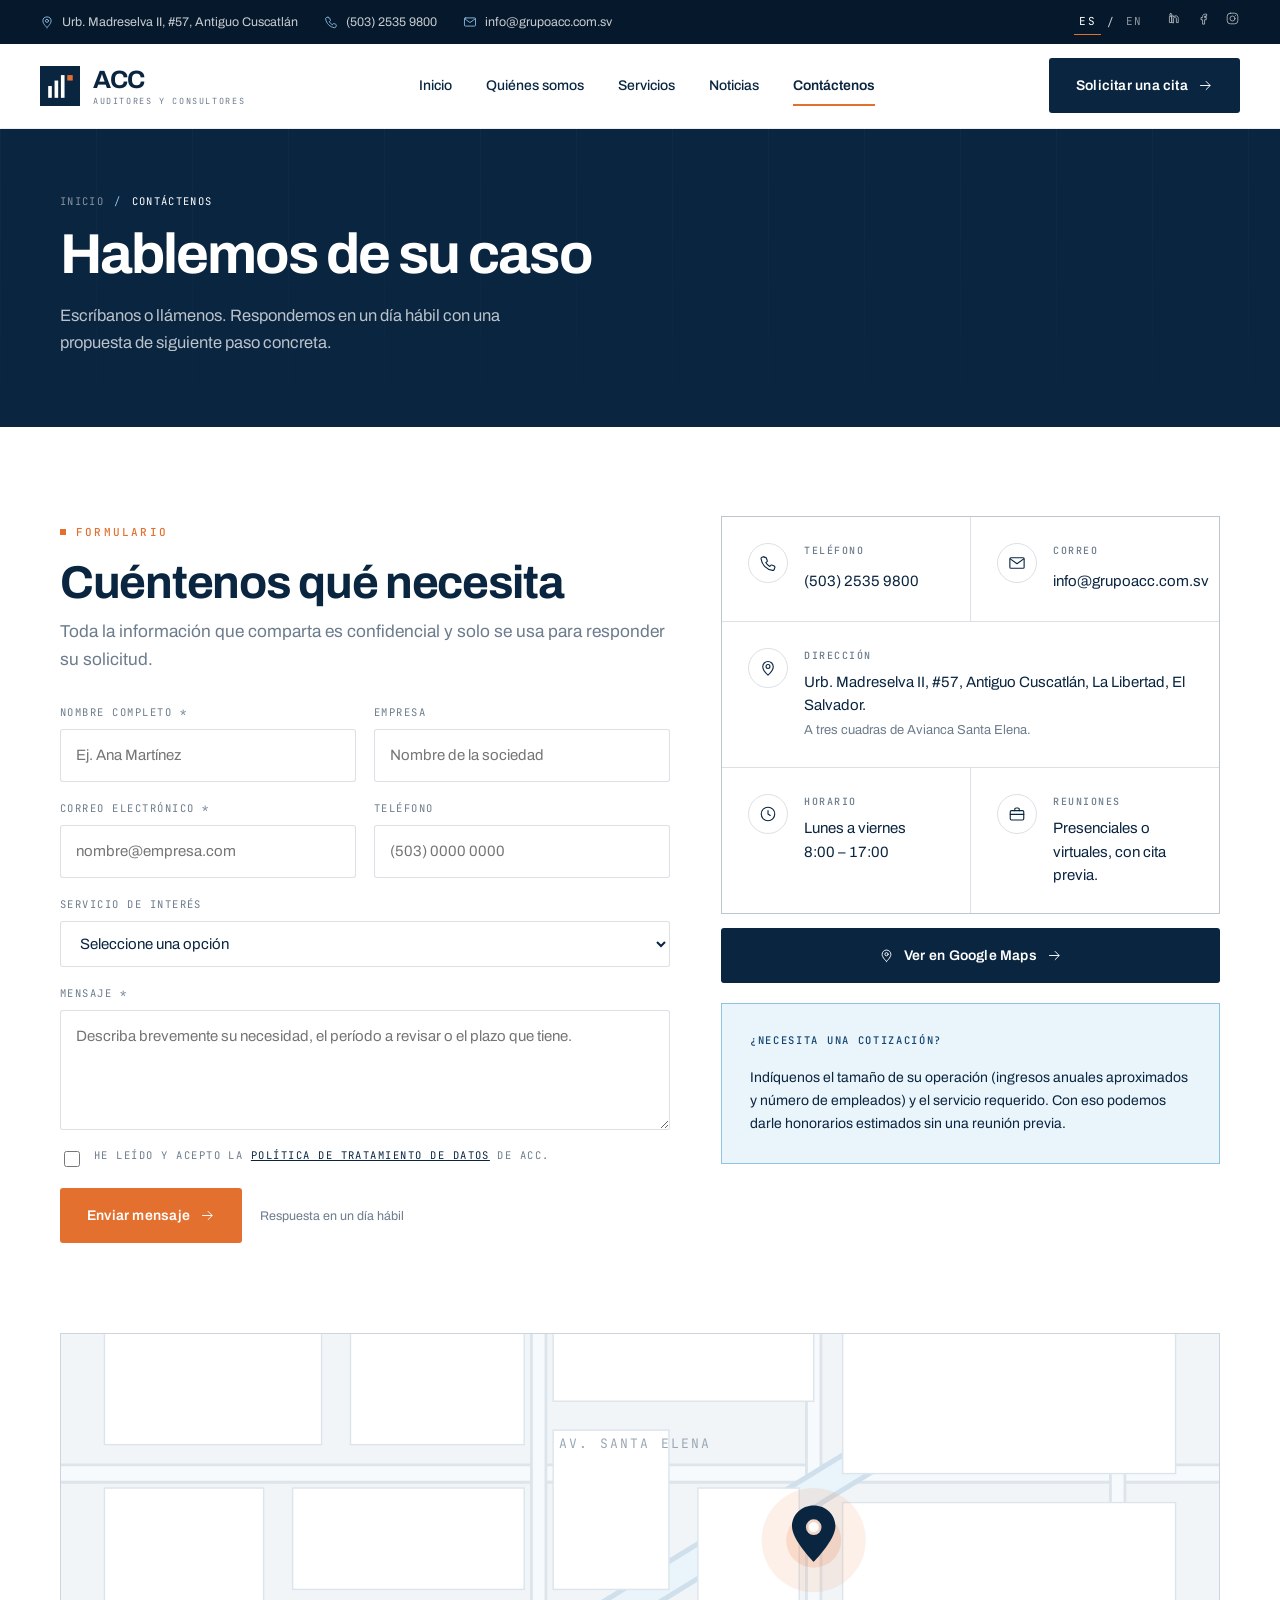
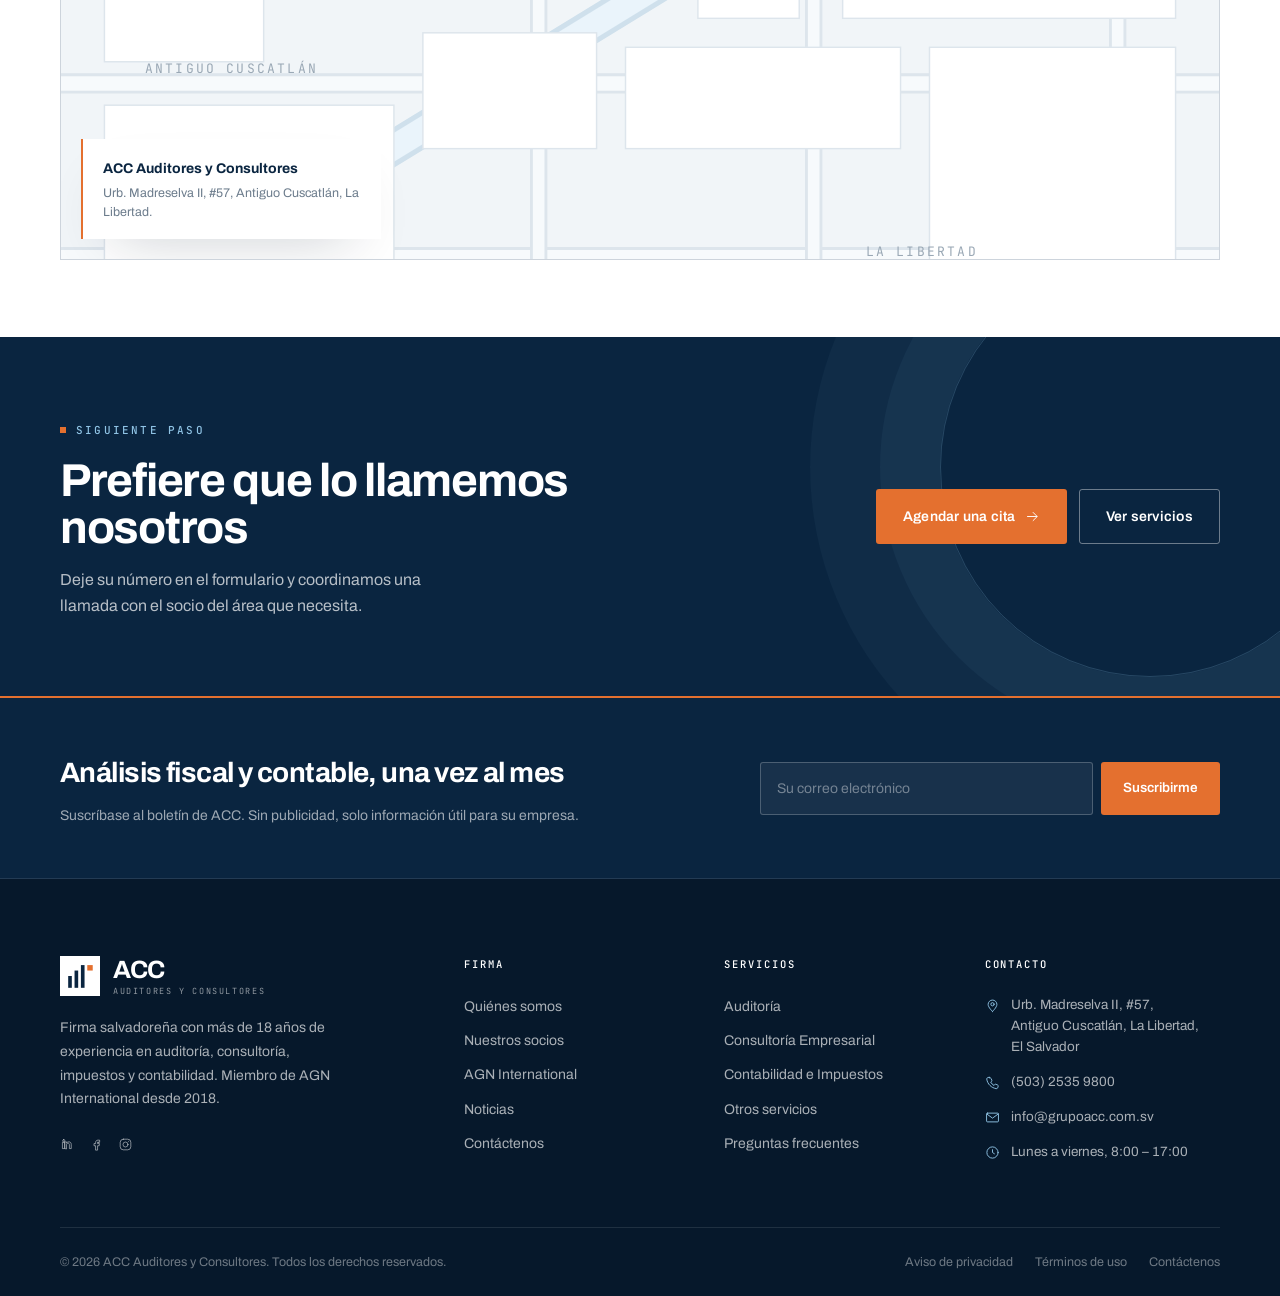
<file: contacto.html>
<!DOCTYPE html>
<html lang="es">
<head>
<meta charset="utf-8">
<meta name="viewport" content="width=device-width, initial-scale=1">
<title>Contáctenos · ACC</title>
<meta name="description" content="ACC — Auditores y Consultores. Más de 18 años en auditoría, consultoría, impuestos y contabilidad en El Salvador.">
<link rel="stylesheet" href="assets/css/acc.css">
</head>
<body>

<div class="topbar">
  <div class="wrap-wide">
    <div class="topbar__list">
      <a href="contacto.html"><svg class="" viewBox="0 0 24 24" fill="none" stroke="currentColor" stroke-width="1.5" stroke-linecap="round" stroke-linejoin="round" aria-hidden="true"><path d="M12 21.5s7-6.3 7-11.2A7 7 0 0 0 5 10.3c0 4.9 7 11.2 7 11.2Z"/><circle cx="12" cy="10" r="2.6"/></svg> Urb. Madreselva II, #57, Antiguo Cuscatlán</a>
      <a href="tel:+50325359800"><svg class="" viewBox="0 0 24 24" fill="none" stroke="currentColor" stroke-width="1.5" stroke-linecap="round" stroke-linejoin="round" aria-hidden="true"><path d="M6.6 3.5 4 4.4c-.9.3-1.4 1.2-1.2 2.1 1.1 7.9 7.4 14.2 15.3 15.3.9.2 1.8-.3 2.1-1.2l.9-2.6c.3-.8-.1-1.7-.9-2l-3-1.2c-.7-.3-1.5 0-1.9.6l-.9 1.3a13 13 0 0 1-5.3-5.3l1.3-.9c.6-.4.9-1.2.6-1.9l-1.2-3c-.3-.8-1.2-1.2-2-.9Z"/></svg> (503) 2535 9800</a>
      <a href="mailto:info@grupoacc.com.sv"><svg class="" viewBox="0 0 24 24" fill="none" stroke="currentColor" stroke-width="1.5" stroke-linecap="round" stroke-linejoin="round" aria-hidden="true"><rect x="2.5" y="5" width="19" height="14" rx="1.5"/><path d="m3 6.5 9 6.5 9-6.5"/></svg> info@grupoacc.com.sv</a>
    </div>
    <div class="topbar__right">
      <div class="lang" role="group" aria-label="Idioma">
        <button class="is-on" data-lang="es">ES</button><span>/</span><button data-lang="en">EN</button>
      </div>
      <div class="social">
        <a href="#" data-pending aria-label="LinkedIn"><svg class="" viewBox="0 0 24 24" fill="none" stroke="currentColor" stroke-width="1.5" stroke-linecap="round" stroke-linejoin="round" aria-hidden="true"><path d="M4.5 8.5h3v10h-3zM6 4.2a1.8 1.8 0 1 0 0 3.6 1.8 1.8 0 0 0 0-3.6ZM10.5 18.5v-6c0-1.6.9-2.6 2.4-2.6 1.4 0 2.1.9 2.1 2.6v6h3v-6.4c0-3-1.6-4.4-3.9-4.4-1.5 0-2.6.7-3.6 2v-1.9h-3c.05 1.1 0 10 0 10Z"/></svg></a>
        <a href="#" data-pending aria-label="Facebook"><svg class="" viewBox="0 0 24 24" fill="none" stroke="currentColor" stroke-width="1.5" stroke-linecap="round" stroke-linejoin="round" aria-hidden="true"><path d="M14.5 8.5H17V5h-2.5C12 5 10.5 6.6 10.5 9v1.5H8V14h2.5v7h3.2v-7h2.6l.4-3.5h-3V9.2c0-.5.2-.7.8-.7Z"/></svg></a>
        <a href="#" data-pending aria-label="Instagram"><svg class="" viewBox="0 0 24 24" fill="none" stroke="currentColor" stroke-width="1.5" stroke-linecap="round" stroke-linejoin="round" aria-hidden="true"><rect x="3.5" y="3.5" width="17" height="17" rx="5"/><circle cx="12" cy="12" r="4"/><path d="M16.9 7.1h.01"/></svg></a>
      </div>
    </div>
  </div>
</div>

<header class="header">
  <div class="wrap-wide header__inner">
    <a class="brand" href="home.html" aria-label="ACC, inicio">
      <svg class="brand__mark" viewBox="0 0 44 44" aria-hidden="true">
  <rect width="44" height="44" fill="#0A2540"/>
  <rect x="9" y="22" width="4" height="13" fill="#FFFFFF"/>
  <rect x="16" y="16" width="4" height="19" fill="#FFFFFF"/>
  <rect x="23" y="10" width="4" height="25" fill="#FFFFFF"/>
  <rect x="30" y="10" width="6" height="6" fill="#E4702F"/>
</svg>
      <span class="brand__txt">
        <span class="brand__name">ACC</span>
        <span class="brand__sub">Auditores y Consultores</span>
      </span>
    </a>
    <nav class="nav" id="nav"><a href="home.html">Inicio</a><a href="nosotros.html">Quiénes somos</a><a href="servicios.html">Servicios</a><a href="noticias.html">Noticias</a><a href="contacto.html" class="is-active">Contáctenos</a></nav>
    <div class="header__cta">
      <a class="btn btn--navy" href="contacto.html">Solicitar una cita <svg class="" viewBox="0 0 24 24" fill="none" stroke="currentColor" stroke-width="1.5" stroke-linecap="round" stroke-linejoin="round" aria-hidden="true"><path d="M4 12h15M13 5.5l6.5 6.5-6.5 6.5"/></svg></a>
      <button class="icon-btn burger" aria-label="Abrir menú" aria-expanded="false"><svg class="" viewBox="0 0 24 24" fill="none" stroke="currentColor" stroke-width="1.5" stroke-linecap="round" stroke-linejoin="round" aria-hidden="true"><path d="M4 7h16M4 12h16M4 17h16"/></svg></button>
    </div>
  </div>
</header>

<main>

<section class="pagehead">
  <div class="wrap pagehead__in">
    <div>
      <div class="crumbs"><a href="home.html">Inicio</a><span>/</span><span style="color:#fff">Contáctenos</span></div>
      <h1>Hablemos de su caso</h1>
      <p>Escríbanos o llámenos. Respondemos en un día hábil con una propuesta de siguiente paso concreta.</p>
    </div>
    
  </div>
</section>

<section class="section">
  <div class="wrap">
    <div style="display:grid;grid-template-columns:minmax(0,1.1fr) minmax(0,.9fr);gap:clamp(32px,4vw,64px);align-items:start">

      <div>
        <span class="eyebrow">Formulario</span>
        <h2 class="h2" style="margin:16px 0 10px">Cuéntenos qué necesita</h2>
        <p class="lead" style="margin-bottom:30px">Toda la información que comparta es confidencial y solo se usa para responder su solicitud.</p>
        <form class="form" data-demo novalidate>
          <div class="field"><label for="n">Nombre completo *</label><input id="n" name="nombre" placeholder="Ej. Ana Martínez" required></div>
          <div class="field"><label for="e">Empresa</label><input id="e" name="empresa" placeholder="Nombre de la sociedad"></div>
          <div class="field"><label for="c">Correo electrónico *</label><input id="c" type="email" name="correo" placeholder="nombre@empresa.com" required></div>
          <div class="field"><label for="t">Teléfono</label><input id="t" name="telefono" placeholder="(503) 0000 0000"></div>
          <div class="field field--full"><label for="s">Servicio de interés</label>
            <select id="s" name="servicio"><option value="">Seleccione una opción</option><option>Auditoría Financiera</option><option>Auditoría Fiscal</option><option>Due Diligence</option><option>Auditoría Forense</option><option>Auditoría Interna</option><option>Valuación de Empresas</option><option>Estudios de Precios de Transferencia</option><option>Cumplimiento Ley de Lavado de Dinero</option><option>Auditorías de Cumplimiento</option><option>Asesoría Legal Mercantil</option><option>Asesoría Empresarial</option><option>Outsourcing de Contabilidad</option><option>Impuestos e Informes de Hacienda</option><option>Planillas y Cálculo de Renta</option><option>Planilla Única (ISSS, AFP, IPSFA)</option><option>Declaraciones de Alcaldías</option><option>Trámites del CNR</option><option>Constitución de Sociedades</option><option>Liquidación de Sociedades</option><option>Diseño e Implementación de NIIF</option><option>Análisis Financieros</option><option>Análisis y Planificación Fiscal</option><option>Otro / no estoy seguro</option></select>
          </div>
          <div class="field field--full"><label for="m">Mensaje *</label><textarea id="m" name="mensaje" placeholder="Describa brevemente su necesidad, el período a revisar o el plazo que tiene."></textarea></div>
          <div class="field field--full">
            <label class="check"><input type="checkbox" required><span>He leído y acepto la <a href="#" data-pending style="color:var(--navy);text-decoration:underline">política de tratamiento de datos</a> de ACC.</span></label>
          </div>
          <div class="field field--full" style="flex-direction:row;align-items:center;gap:18px;flex-wrap:wrap">
            <button class="btn btn--primary" type="submit">Enviar mensaje <svg class="" viewBox="0 0 24 24" fill="none" stroke="currentColor" stroke-width="1.5" stroke-linecap="round" stroke-linejoin="round" aria-hidden="true"><path d="M4 12h15M13 5.5l6.5 6.5-6.5 6.5"/></svg></button>
            <span class="muted" style="font-size:12.5px">Respuesta en un día hábil</span>
          </div>
          <div class="form__ok field--full"><svg class="" viewBox="0 0 24 24" fill="none" stroke="currentColor" stroke-width="1.5" stroke-linecap="round" stroke-linejoin="round" aria-hidden="true"><circle cx="12" cy="12" r="9"/><path d="m8 12.5 2.8 2.8L16.5 9"/></svg><div><b>Mensaje enviado.</b><br>Gracias por escribirnos. Un socio le responderá en un plazo máximo de un día hábil.</div></div>
        </form>
      </div>

      <div>
        <div class="info">
          <div class="info__item"><div class="info__ico"><svg class="" viewBox="0 0 24 24" fill="none" stroke="currentColor" stroke-width="1.5" stroke-linecap="round" stroke-linejoin="round" aria-hidden="true"><path d="M6.6 3.5 4 4.4c-.9.3-1.4 1.2-1.2 2.1 1.1 7.9 7.4 14.2 15.3 15.3.9.2 1.8-.3 2.1-1.2l.9-2.6c.3-.8-.1-1.7-.9-2l-3-1.2c-.7-.3-1.5 0-1.9.6l-.9 1.3a13 13 0 0 1-5.3-5.3l1.3-.9c.6-.4.9-1.2.6-1.9l-1.2-3c-.3-.8-1.2-1.2-2-.9Z"/></svg></div><div><b>Teléfono</b><a href="tel:+50325359800">(503) 2535 9800</a></div></div>
          <div class="info__item"><div class="info__ico"><svg class="" viewBox="0 0 24 24" fill="none" stroke="currentColor" stroke-width="1.5" stroke-linecap="round" stroke-linejoin="round" aria-hidden="true"><rect x="2.5" y="5" width="19" height="14" rx="1.5"/><path d="m3 6.5 9 6.5 9-6.5"/></svg></div><div><b>Correo</b><a href="mailto:info@grupoacc.com.sv">info@grupoacc.com.sv</a></div></div>
          <div class="info__item" style="grid-column:1/-1"><div class="info__ico"><svg class="" viewBox="0 0 24 24" fill="none" stroke="currentColor" stroke-width="1.5" stroke-linecap="round" stroke-linejoin="round" aria-hidden="true"><path d="M12 21.5s7-6.3 7-11.2A7 7 0 0 0 5 10.3c0 4.9 7 11.2 7 11.2Z"/><circle cx="12" cy="10" r="2.6"/></svg></div><div><b>Dirección</b><p>Urb. Madreselva II, #57, Antiguo Cuscatlán, La Libertad, El Salvador.<br><span class="muted" style="font-size:13px">A tres cuadras de Avianca Santa Elena.</span></p></div></div>
          <div class="info__item"><div class="info__ico"><svg class="" viewBox="0 0 24 24" fill="none" stroke="currentColor" stroke-width="1.5" stroke-linecap="round" stroke-linejoin="round" aria-hidden="true"><circle cx="12" cy="12" r="9"/><path d="M12 7.5V12l3 2"/></svg></div><div><b>Horario</b><p>Lunes a viernes<br>8:00 – 17:00</p></div></div>
          <div class="info__item"><div class="info__ico"><svg class="" viewBox="0 0 24 24" fill="none" stroke="currentColor" stroke-width="1.5" stroke-linecap="round" stroke-linejoin="round" aria-hidden="true"><rect x="3" y="7.5" width="18" height="12.5" rx="1.6"/><path d="M9 7.5V5.8A1.8 1.8 0 0 1 10.8 4h2.4A1.8 1.8 0 0 1 15 5.8v1.7M3 12.5h18"/></svg></div><div><b>Reuniones</b><p>Presenciales o virtuales, con cita previa.</p></div></div>
        </div>

        <div style="margin-top:14px">
          <a class="btn btn--navy" href="https://maps.google.com/?q=13.6646111,-89.2543333" target="_blank" rel="noopener" style="width:100%;justify-content:center"><svg class="" viewBox="0 0 24 24" fill="none" stroke="currentColor" stroke-width="1.5" stroke-linecap="round" stroke-linejoin="round" aria-hidden="true"><path d="M12 21.5s7-6.3 7-11.2A7 7 0 0 0 5 10.3c0 4.9 7 11.2 7 11.2Z"/><circle cx="12" cy="10" r="2.6"/></svg> Ver en Google Maps <svg class="" viewBox="0 0 24 24" fill="none" stroke="currentColor" stroke-width="1.5" stroke-linecap="round" stroke-linejoin="round" aria-hidden="true"><path d="M4 12h15M13 5.5l6.5 6.5-6.5 6.5"/></svg></a>
        </div>

        <div class="aside" style="margin-top:20px;background:var(--sky-100);border-color:var(--sky)">
          <h4 style="color:var(--navy-700)">¿Necesita una cotización?</h4>
          <p style="font-size:14px;line-height:1.65;color:var(--navy)">Indíquenos el tamaño de su operación (ingresos anuales aproximados y número de empleados) y el servicio requerido. Con eso podemos darle honorarios estimados sin una reunión previa.</p>
        </div>
      </div>
    </div>
  </div>
</section>

<section style="padding-bottom:clamp(56px,6vw,90px)">
  <div class="wrap">
    <div class="map">
      <svg viewBox="0 0 800 450" preserveAspectRatio="xMidYMid slice" aria-hidden="true" style="position:absolute;inset:0;width:100%;height:100%"><rect width="800" height="450" fill="#F1F5F8"/><path d="M0 140h800M0 285h800M0 405h800" stroke="#DDE5EC" stroke-width="14"/><path d="M0 140h800M0 285h800M0 405h800" stroke="#F7FAFC" stroke-width="10"/><path d="M330 0v450M520 0v450M730 0v450" stroke="#DDE5EC" stroke-width="12"/><path d="M330 0v450M520 0v450M730 0v450" stroke="#F7FAFC" stroke-width="8"/><path d="M0 470 L800 -20" stroke="#CFE0EC" stroke-width="24"/><path d="M0 470 L800 -20" stroke="#EAF4FB" stroke-width="17"/><rect x="30" y="30" width="150" height="90" fill="#fff" stroke="#DDE5EC"/><rect x="200" y="30" width="120" height="90" fill="#fff" stroke="#DDE5EC"/><rect x="340" y="30" width="180" height="60" fill="#fff" stroke="#DDE5EC"/><rect x="540" y="30" width="230" height="110" fill="#fff" stroke="#DDE5EC"/><rect x="30" y="150" width="110" height="120" fill="#fff" stroke="#DDE5EC"/><rect x="160" y="150" width="160" height="70" fill="#fff" stroke="#DDE5EC"/><rect x="340" y="110" width="80" height="110" fill="#fff" stroke="#DDE5EC"/><rect x="440" y="150" width="70" height="90" fill="#fff" stroke="#DDE5EC"/><rect x="540" y="160" width="230" height="80" fill="#fff" stroke="#DDE5EC"/><rect x="30" y="300" width="200" height="120" fill="#fff" stroke="#DDE5EC"/><rect x="250" y="250" width="120" height="80" fill="#fff" stroke="#DDE5EC"/><rect x="390" y="260" width="190" height="70" fill="#fff" stroke="#DDE5EC"/><rect x="600" y="260" width="170" height="160" fill="#fff" stroke="#DDE5EC"/><text x="344" y="122" font-family="JetBrains Mono,monospace" font-size="9" fill="#9AA8B5" letter-spacing="1.5">AV. SANTA ELENA</text><text x="58" y="278" font-family="JetBrains Mono,monospace" font-size="9" fill="#9AA8B5" letter-spacing="1.5">ANTIGUO CUSCATLÁN</text><text x="556" y="404" font-family="JetBrains Mono,monospace" font-size="9" fill="#9AA8B5" letter-spacing="1.5">LA LIBERTAD</text><g transform="translate(520,186)"><circle r="36" fill="#E4702F" opacity=".10"/><circle r="19" fill="#E4702F" opacity=".17"/><path d="M0-24c-8.6 0-15 6.4-15 14.4C-15 0 0 15 0 15s15-15 15-24.6C15-17.6 8.6-24 0-24Zm0 20.4a5.4 5.4 0 1 1 0-10.8 5.4 5.4 0 0 1 0 10.8Z" fill="#0A2540"/><circle cx="0" cy="-9" r="3.4" fill="#fff"/></g></svg>
      <iframe title="Ubicación de ACC en Antiguo Cuscatlán" loading="lazy" src="https://www.google.com/maps?q=13.6646111,-89.2543333&z=16&output=embed"></iframe>
      <div class="map__card">
        <b>ACC Auditores y Consultores</b>
        <span>Urb. Madreselva II, #57, Antiguo Cuscatlán, La Libertad.</span>
      </div>
    </div>
  </div>
</section>

<section class="cta">
  <div class="wrap cta__in">
    <div>
      <span class="eyebrow" style="color:var(--sky)">Siguiente paso</span>
      <h2 class="h2" style="margin-top:16px">Prefiere que lo llamemos nosotros</h2>
      <p>Deje su número en el formulario y coordinamos una llamada con el socio del área que necesita.</p>
    </div>
    <div class="cta__actions">
      <a class="btn btn--primary" href="contacto.html">Agendar una cita <svg class="" viewBox="0 0 24 24" fill="none" stroke="currentColor" stroke-width="1.5" stroke-linecap="round" stroke-linejoin="round" aria-hidden="true"><path d="M4 12h15M13 5.5l6.5 6.5-6.5 6.5"/></svg></a>
      <a class="btn btn--ghost" href="servicios.html">Ver servicios</a>
    </div>
  </div>
</section>

</main>

<section class="newsletter">
  <div class="wrap newsletter__in">
    <div>
      <h3>Análisis fiscal y contable, una vez al mes</h3>
      <p>Suscríbase al boletín de ACC. Sin publicidad, solo información útil para su empresa.</p>
    </div>
    <form class="nl-form" novalidate>
      <input type="email" placeholder="Su correo electrónico" aria-label="Correo electrónico" required>
      <button type="submit">Suscribirme</button>
    </form>
  </div>
</section>

<footer class="footer">
  <div class="wrap">
    <div class="footer__grid">
      <div class="footer__about">
        <a class="brand" href="home.html" aria-label="ACC, inicio">
          <svg class="brand__mark" viewBox="0 0 44 44" aria-hidden="true">
  <rect width="44" height="44" fill="#FFFFFF"/>
  <rect x="9" y="22" width="4" height="13" fill="#0A2540"/>
  <rect x="16" y="16" width="4" height="19" fill="#0A2540"/>
  <rect x="23" y="10" width="4" height="25" fill="#0A2540"/>
  <rect x="30" y="10" width="6" height="6" fill="#E4702F"/>
</svg>
          <span class="brand__txt">
            <span class="brand__name" style="color:#fff">ACC</span>
            <span class="brand__sub" style="color:rgba(255,255,255,.55)">Auditores y Consultores</span>
          </span>
        </a>
        <p>Firma salvadoreña con más de 18 años de experiencia en auditoría, consultoría, impuestos y contabilidad. Miembro de AGN International desde 2018.</p>
        <div class="social">
          <a href="#" data-pending aria-label="LinkedIn"><svg class="" viewBox="0 0 24 24" fill="none" stroke="currentColor" stroke-width="1.5" stroke-linecap="round" stroke-linejoin="round" aria-hidden="true"><path d="M4.5 8.5h3v10h-3zM6 4.2a1.8 1.8 0 1 0 0 3.6 1.8 1.8 0 0 0 0-3.6ZM10.5 18.5v-6c0-1.6.9-2.6 2.4-2.6 1.4 0 2.1.9 2.1 2.6v6h3v-6.4c0-3-1.6-4.4-3.9-4.4-1.5 0-2.6.7-3.6 2v-1.9h-3c.05 1.1 0 10 0 10Z"/></svg></a>
          <a href="#" data-pending aria-label="Facebook"><svg class="" viewBox="0 0 24 24" fill="none" stroke="currentColor" stroke-width="1.5" stroke-linecap="round" stroke-linejoin="round" aria-hidden="true"><path d="M14.5 8.5H17V5h-2.5C12 5 10.5 6.6 10.5 9v1.5H8V14h2.5v7h3.2v-7h2.6l.4-3.5h-3V9.2c0-.5.2-.7.8-.7Z"/></svg></a>
          <a href="#" data-pending aria-label="Instagram"><svg class="" viewBox="0 0 24 24" fill="none" stroke="currentColor" stroke-width="1.5" stroke-linecap="round" stroke-linejoin="round" aria-hidden="true"><rect x="3.5" y="3.5" width="17" height="17" rx="5"/><circle cx="12" cy="12" r="4"/><path d="M16.9 7.1h.01"/></svg></a>
        </div>
      </div>
      <div>
        <h4>Firma</h4>
        <ul class="footer__list">
          <li><a href="nosotros.html">Quiénes somos</a></li>
          <li><a href="nosotros.html#profesionales">Nuestros socios</a></li>
          <li><a href="agn.html">AGN International</a></li>
          <li><a href="noticias.html">Noticias</a></li>
          <li><a href="contacto.html">Contáctenos</a></li>
        </ul>
      </div>
      <div>
        <h4>Servicios</h4>
        <ul class="footer__list">
          <li><a href="servicios.html#auditoria">Auditoría</a></li>
          <li><a href="servicios.html#consultoria">Consultoría Empresarial</a></li>
          <li><a href="servicios.html#contabilidad">Contabilidad e Impuestos</a></li>
          <li><a href="servicios.html#otros">Otros servicios</a></li>
          <li><a href="servicios.html#faq">Preguntas frecuentes</a></li>
        </ul>
      </div>
      <div>
        <h4>Contacto</h4>
        <ul class="footer__contact">
          <li><svg class="" viewBox="0 0 24 24" fill="none" stroke="currentColor" stroke-width="1.5" stroke-linecap="round" stroke-linejoin="round" aria-hidden="true"><path d="M12 21.5s7-6.3 7-11.2A7 7 0 0 0 5 10.3c0 4.9 7 11.2 7 11.2Z"/><circle cx="12" cy="10" r="2.6"/></svg><span>Urb. Madreselva II, #57,<br>Antiguo Cuscatlán, La Libertad,<br>El Salvador</span></li>
          <li><svg class="" viewBox="0 0 24 24" fill="none" stroke="currentColor" stroke-width="1.5" stroke-linecap="round" stroke-linejoin="round" aria-hidden="true"><path d="M6.6 3.5 4 4.4c-.9.3-1.4 1.2-1.2 2.1 1.1 7.9 7.4 14.2 15.3 15.3.9.2 1.8-.3 2.1-1.2l.9-2.6c.3-.8-.1-1.7-.9-2l-3-1.2c-.7-.3-1.5 0-1.9.6l-.9 1.3a13 13 0 0 1-5.3-5.3l1.3-.9c.6-.4.9-1.2.6-1.9l-1.2-3c-.3-.8-1.2-1.2-2-.9Z"/></svg><a href="tel:+50325359800">(503) 2535 9800</a></li>
          <li><svg class="" viewBox="0 0 24 24" fill="none" stroke="currentColor" stroke-width="1.5" stroke-linecap="round" stroke-linejoin="round" aria-hidden="true"><rect x="2.5" y="5" width="19" height="14" rx="1.5"/><path d="m3 6.5 9 6.5 9-6.5"/></svg><a href="mailto:info@grupoacc.com.sv">info@grupoacc.com.sv</a></li>
          <li><svg class="" viewBox="0 0 24 24" fill="none" stroke="currentColor" stroke-width="1.5" stroke-linecap="round" stroke-linejoin="round" aria-hidden="true"><circle cx="12" cy="12" r="9"/><path d="M12 7.5V12l3 2"/></svg><span>Lunes a viernes, 8:00 – 17:00</span></li>
        </ul>
      </div>
    </div>
    <div class="footer__bottom">
      <span>© <span data-year>2026</span> ACC Auditores y Consultores. Todos los derechos reservados.</span>
      <nav>
        <a href="#" data-pending>Aviso de privacidad</a>
        <a href="#" data-pending>Términos de uso</a>
        <a href="contacto.html">Contáctenos</a>
      </nav>
    </div>
  </div>
</footer>

<script src="assets/js/acc.js"></script>
</body>
</html>
</file>
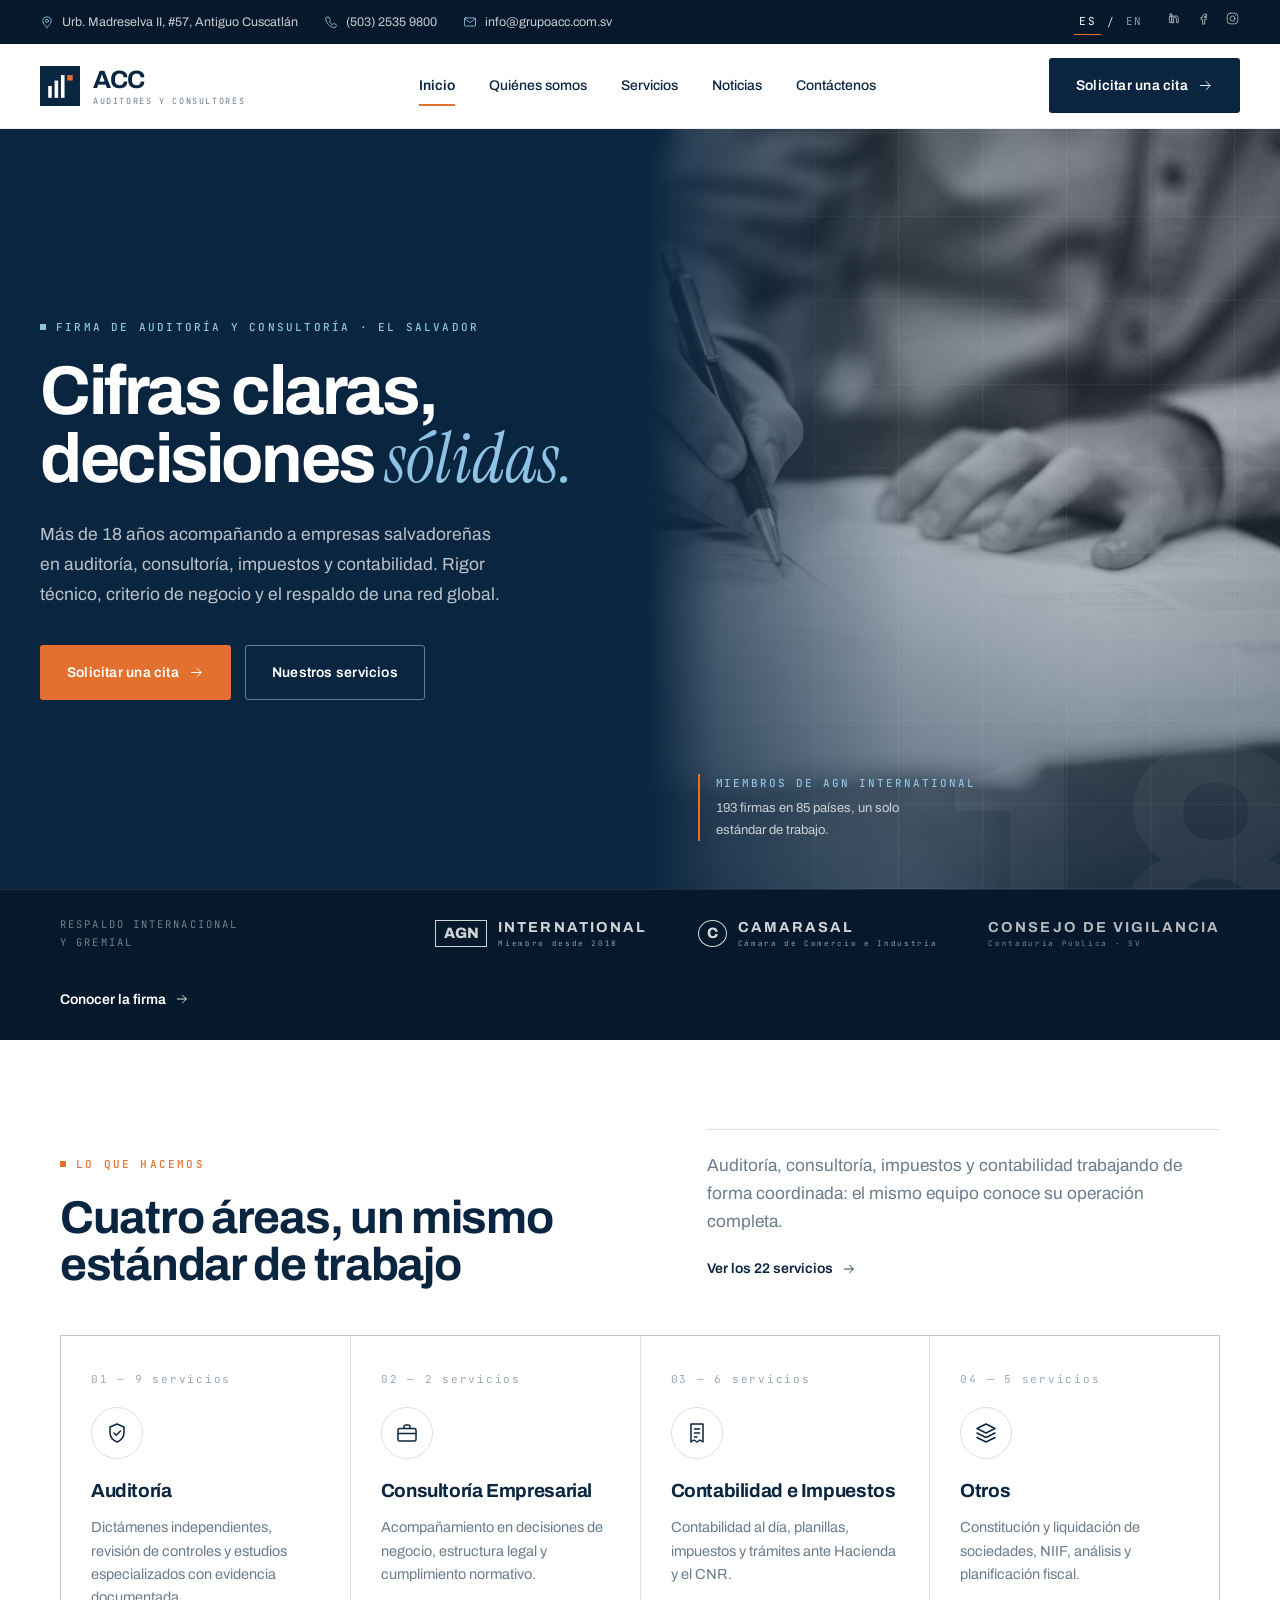
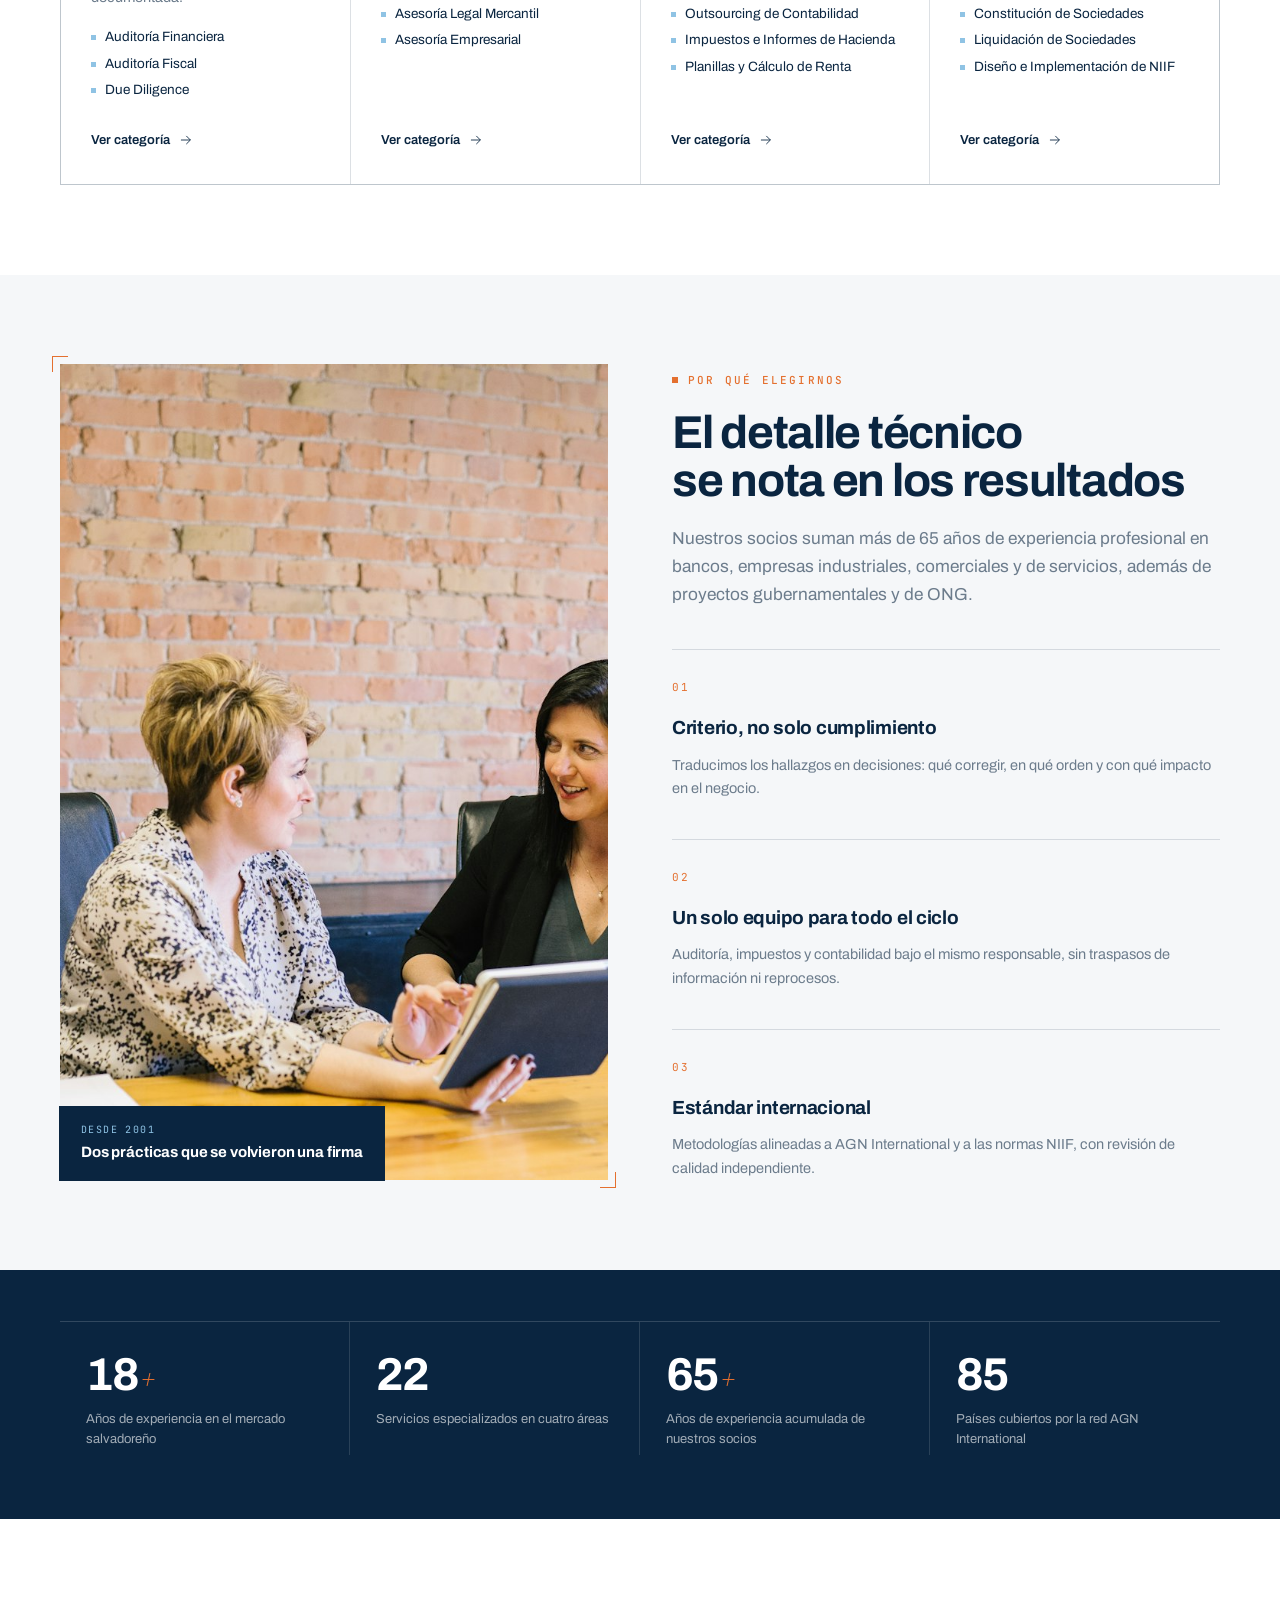
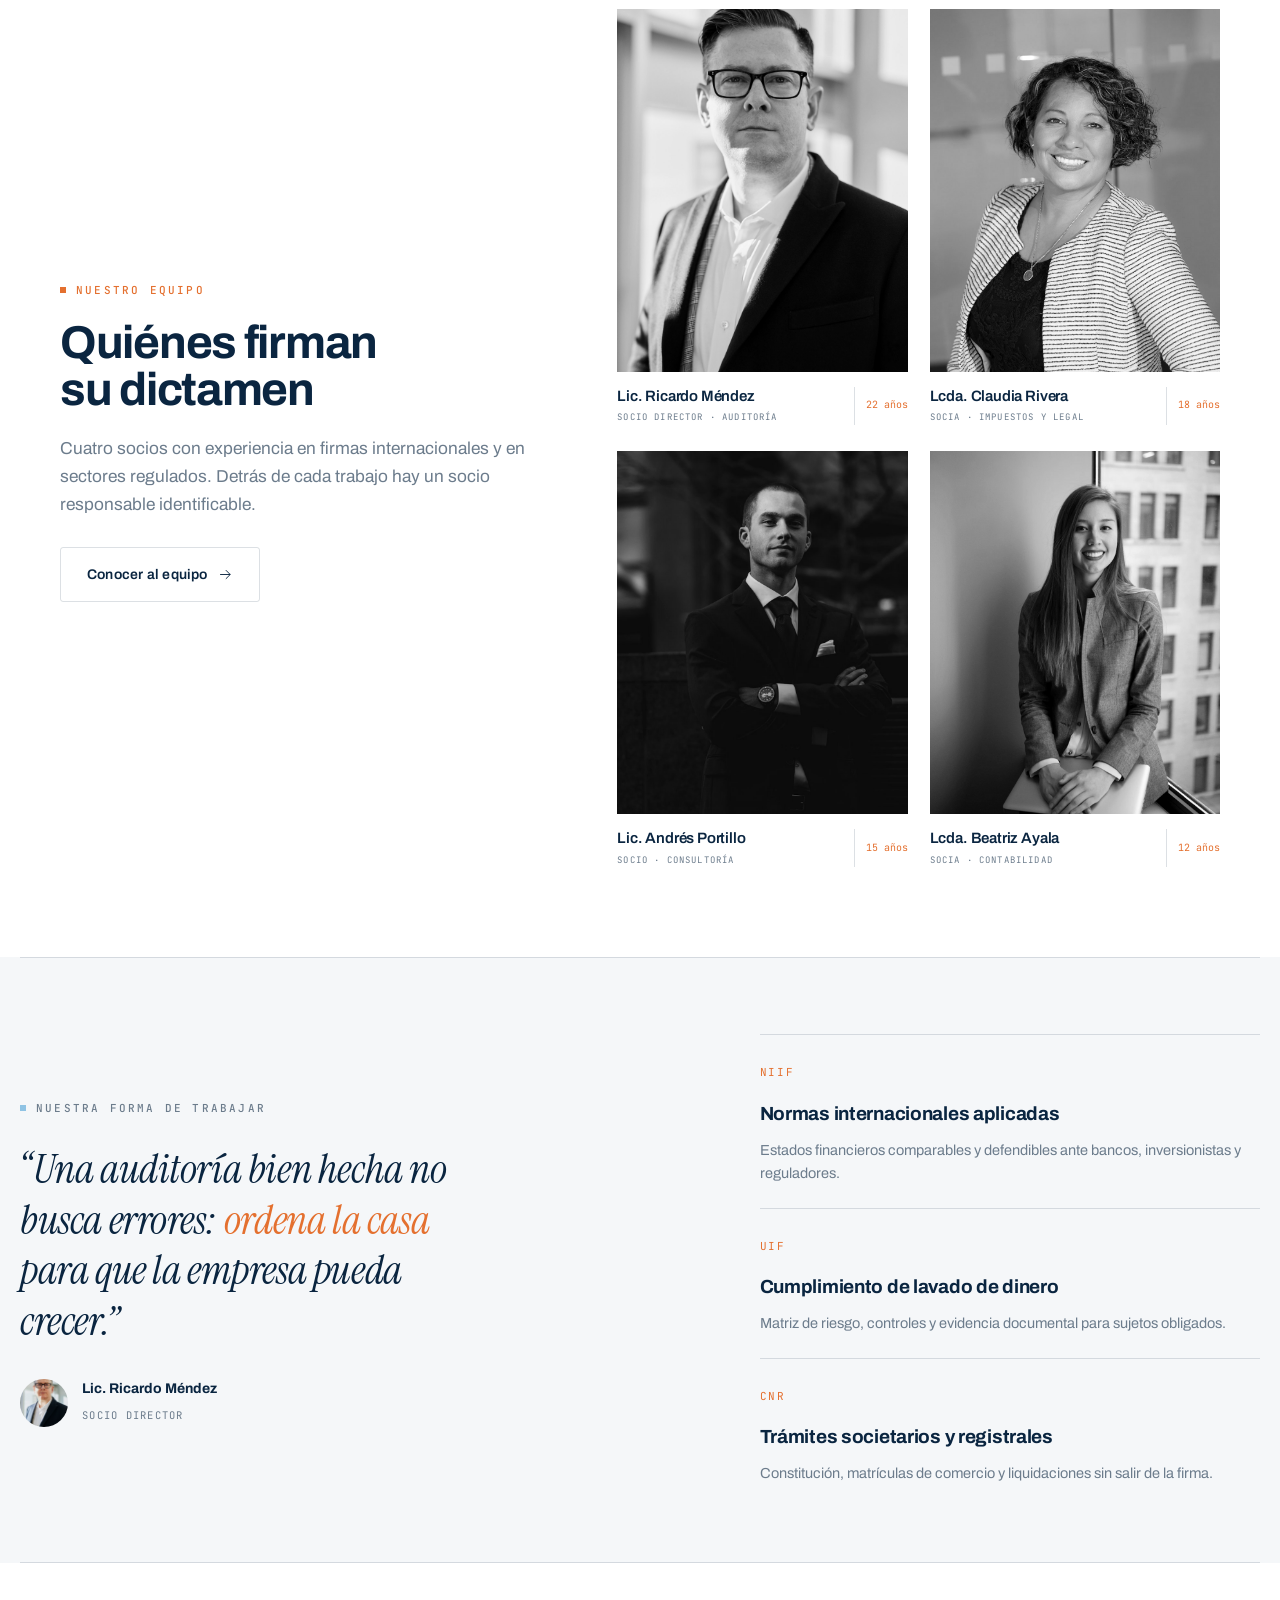
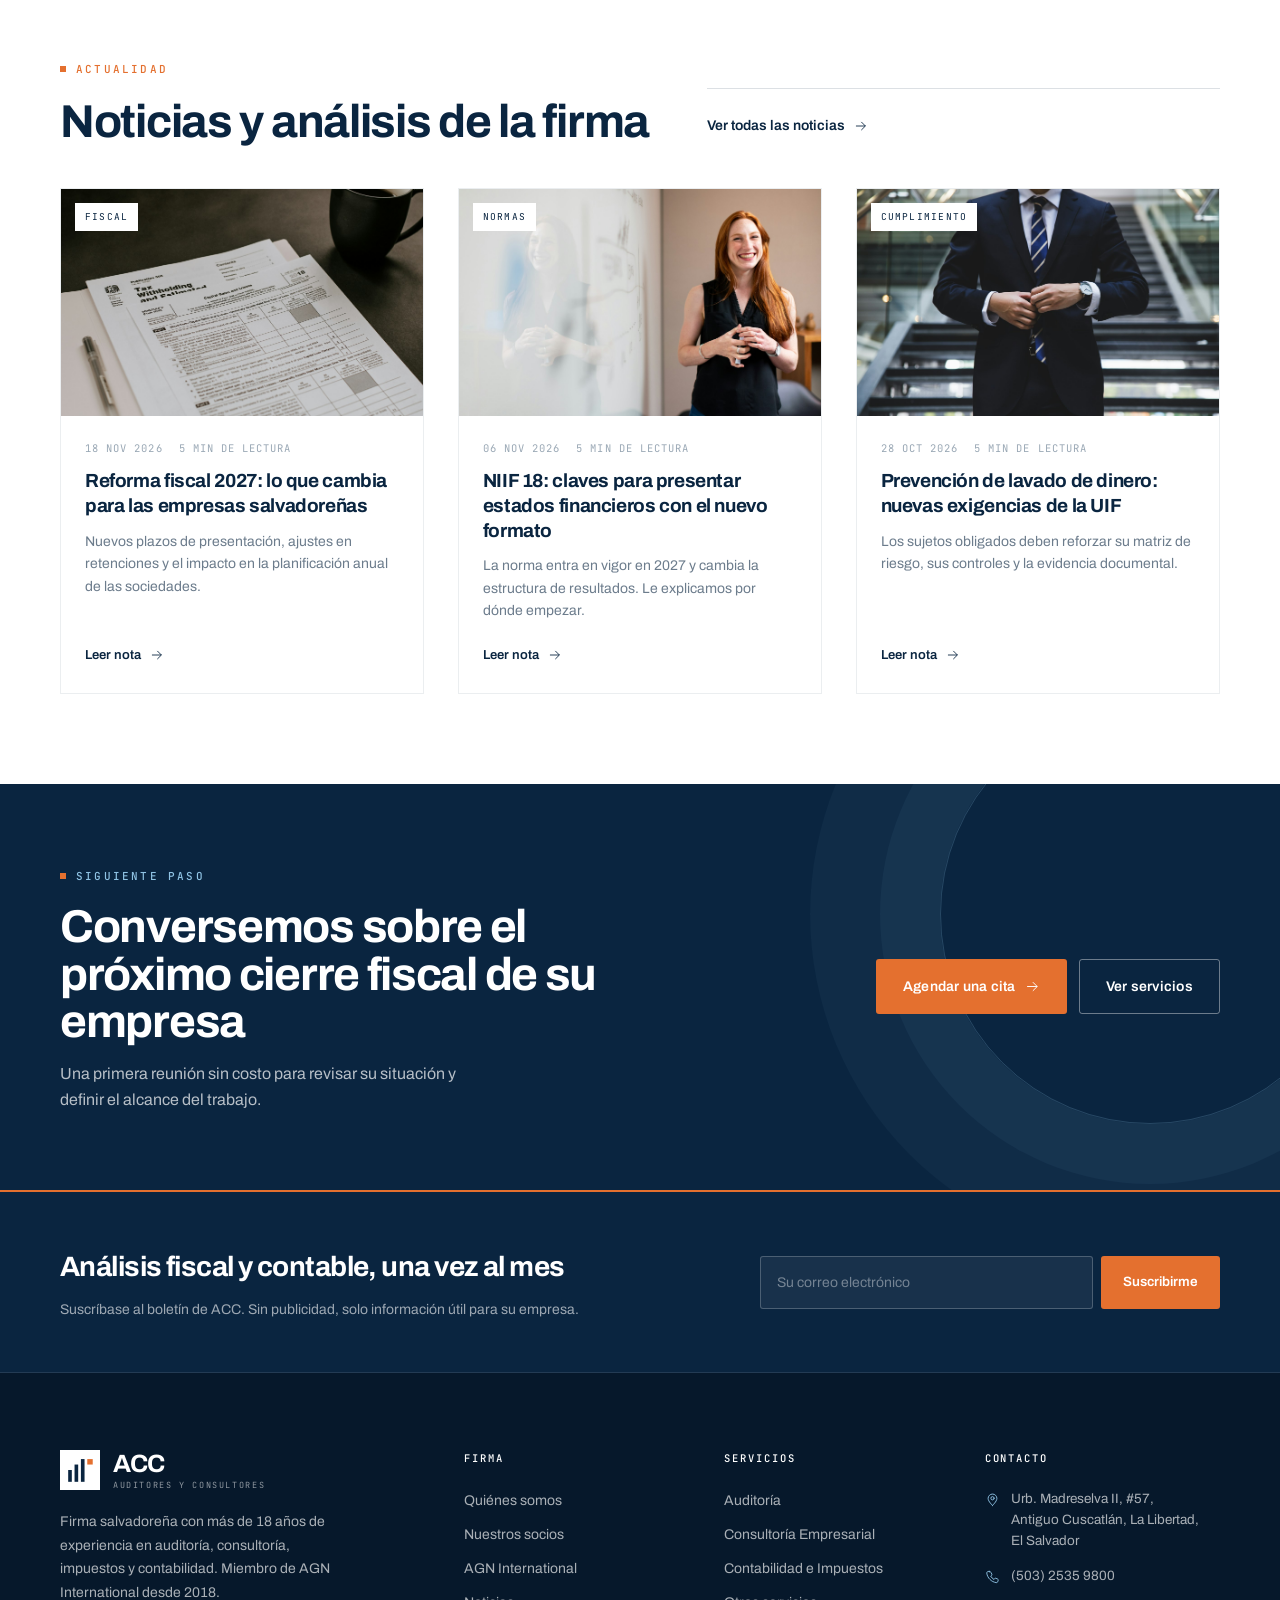
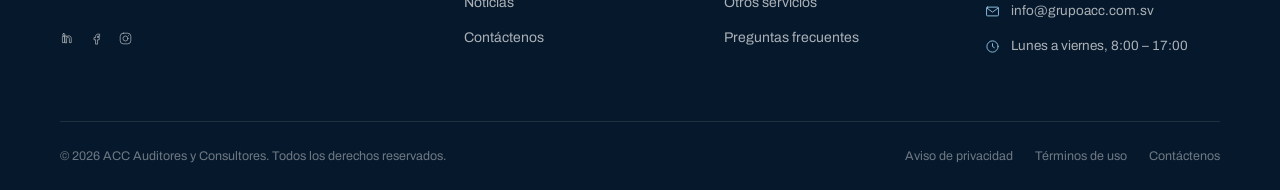
<file: home.html>
<!DOCTYPE html>
<html lang="es">
<head>
<meta charset="utf-8">
<meta name="viewport" content="width=device-width, initial-scale=1">
<title>ACC · Auditores y Consultores en El Salvador</title>
<meta name="description" content="ACC — Auditores y Consultores. Más de 18 años en auditoría, consultoría, impuestos y contabilidad en El Salvador.">
<link rel="stylesheet" href="assets/css/acc.css">
</head>
<body>

<div class="topbar">
  <div class="wrap-wide">
    <div class="topbar__list">
      <a href="contacto.html"><svg class="" viewBox="0 0 24 24" fill="none" stroke="currentColor" stroke-width="1.5" stroke-linecap="round" stroke-linejoin="round" aria-hidden="true"><path d="M12 21.5s7-6.3 7-11.2A7 7 0 0 0 5 10.3c0 4.9 7 11.2 7 11.2Z"/><circle cx="12" cy="10" r="2.6"/></svg> Urb. Madreselva II, #57, Antiguo Cuscatlán</a>
      <a href="tel:+50325359800"><svg class="" viewBox="0 0 24 24" fill="none" stroke="currentColor" stroke-width="1.5" stroke-linecap="round" stroke-linejoin="round" aria-hidden="true"><path d="M6.6 3.5 4 4.4c-.9.3-1.4 1.2-1.2 2.1 1.1 7.9 7.4 14.2 15.3 15.3.9.2 1.8-.3 2.1-1.2l.9-2.6c.3-.8-.1-1.7-.9-2l-3-1.2c-.7-.3-1.5 0-1.9.6l-.9 1.3a13 13 0 0 1-5.3-5.3l1.3-.9c.6-.4.9-1.2.6-1.9l-1.2-3c-.3-.8-1.2-1.2-2-.9Z"/></svg> (503) 2535 9800</a>
      <a href="mailto:info@grupoacc.com.sv"><svg class="" viewBox="0 0 24 24" fill="none" stroke="currentColor" stroke-width="1.5" stroke-linecap="round" stroke-linejoin="round" aria-hidden="true"><rect x="2.5" y="5" width="19" height="14" rx="1.5"/><path d="m3 6.5 9 6.5 9-6.5"/></svg> info@grupoacc.com.sv</a>
    </div>
    <div class="topbar__right">
      <div class="lang" role="group" aria-label="Idioma">
        <button class="is-on" data-lang="es">ES</button><span>/</span><button data-lang="en">EN</button>
      </div>
      <div class="social">
        <a href="#" data-pending aria-label="LinkedIn"><svg class="" viewBox="0 0 24 24" fill="none" stroke="currentColor" stroke-width="1.5" stroke-linecap="round" stroke-linejoin="round" aria-hidden="true"><path d="M4.5 8.5h3v10h-3zM6 4.2a1.8 1.8 0 1 0 0 3.6 1.8 1.8 0 0 0 0-3.6ZM10.5 18.5v-6c0-1.6.9-2.6 2.4-2.6 1.4 0 2.1.9 2.1 2.6v6h3v-6.4c0-3-1.6-4.4-3.9-4.4-1.5 0-2.6.7-3.6 2v-1.9h-3c.05 1.1 0 10 0 10Z"/></svg></a>
        <a href="#" data-pending aria-label="Facebook"><svg class="" viewBox="0 0 24 24" fill="none" stroke="currentColor" stroke-width="1.5" stroke-linecap="round" stroke-linejoin="round" aria-hidden="true"><path d="M14.5 8.5H17V5h-2.5C12 5 10.5 6.6 10.5 9v1.5H8V14h2.5v7h3.2v-7h2.6l.4-3.5h-3V9.2c0-.5.2-.7.8-.7Z"/></svg></a>
        <a href="#" data-pending aria-label="Instagram"><svg class="" viewBox="0 0 24 24" fill="none" stroke="currentColor" stroke-width="1.5" stroke-linecap="round" stroke-linejoin="round" aria-hidden="true"><rect x="3.5" y="3.5" width="17" height="17" rx="5"/><circle cx="12" cy="12" r="4"/><path d="M16.9 7.1h.01"/></svg></a>
      </div>
    </div>
  </div>
</div>

<header class="header">
  <div class="wrap-wide header__inner">
    <a class="brand" href="home.html" aria-label="ACC, inicio">
      <svg class="brand__mark" viewBox="0 0 44 44" aria-hidden="true">
  <rect width="44" height="44" fill="#0A2540"/>
  <rect x="9" y="22" width="4" height="13" fill="#FFFFFF"/>
  <rect x="16" y="16" width="4" height="19" fill="#FFFFFF"/>
  <rect x="23" y="10" width="4" height="25" fill="#FFFFFF"/>
  <rect x="30" y="10" width="6" height="6" fill="#E4702F"/>
</svg>
      <span class="brand__txt">
        <span class="brand__name">ACC</span>
        <span class="brand__sub">Auditores y Consultores</span>
      </span>
    </a>
    <nav class="nav" id="nav"><a href="home.html" class="is-active">Inicio</a><a href="nosotros.html">Quiénes somos</a><a href="servicios.html">Servicios</a><a href="noticias.html">Noticias</a><a href="contacto.html">Contáctenos</a></nav>
    <div class="header__cta">
      <a class="btn btn--navy" href="contacto.html">Solicitar una cita <svg class="" viewBox="0 0 24 24" fill="none" stroke="currentColor" stroke-width="1.5" stroke-linecap="round" stroke-linejoin="round" aria-hidden="true"><path d="M4 12h15M13 5.5l6.5 6.5-6.5 6.5"/></svg></a>
      <button class="icon-btn burger" aria-label="Abrir menú" aria-expanded="false"><svg class="" viewBox="0 0 24 24" fill="none" stroke="currentColor" stroke-width="1.5" stroke-linecap="round" stroke-linejoin="round" aria-hidden="true"><path d="M4 7h16M4 12h16M4 17h16"/></svg></button>
    </div>
  </div>
</header>

<main>

<section class="hero">
  <div class="hero__grid">
    <div class="hero__copy">
      <span class="eyebrow">Firma de auditoría y consultoría · El Salvador</span>
      <h1 class="display">Cifras claras,<br>decisiones <em>sólidas.</em></h1>
      <p class="hero__lead">Más de 18 años acompañando a empresas salvadoreñas en auditoría, consultoría, impuestos y contabilidad. Rigor técnico, criterio de negocio y el respaldo de una red global.</p>
      <div class="hero__actions">
        <a class="btn btn--primary" href="contacto.html">Solicitar una cita <svg class="" viewBox="0 0 24 24" fill="none" stroke="currentColor" stroke-width="1.5" stroke-linecap="round" stroke-linejoin="round" aria-hidden="true"><path d="M4 12h15M13 5.5l6.5 6.5-6.5 6.5"/></svg></a>
        <a class="btn btn--ghost" href="servicios.html">Nuestros servicios</a>
      </div>
    </div>
    <div class="hero__media">
      <img src="assets/img/p44.jpg" alt="Firma de documentación contable">
      <div class="hero__tag">
        <strong>Miembros de AGN International</strong>
        <span>193 firmas en 85 países, un solo estándar de trabajo.</span>
      </div>
      <div class="hero__ghost">18</div>
    </div>
  </div>
</section>

<section class="trust">
  <div class="wrap">
    <div class="trust__label">Respaldo internacional<br>y gremial</div>
    <div class="trust__logos">
      <a href="agn.html" aria-label="AGN International">
        <span class="logo-mark">
          <span class="logo-mark__box">AGN</span>
          <span class="logo-mark__txt"><b>INTERNATIONAL</b><small>Miembro desde 2018</small></span>
        </span>
      </a>
      <a href="#" data-pending aria-label="CAMARASAL">
        <span class="logo-mark">
          <span class="logo-mark__box" style="border-radius:50%">C</span>
          <span class="logo-mark__txt"><b>CAMARASAL</b><small>Cámara de Comercio e Industria</small></span>
        </span>
      </a>
      <a href="#" data-pending aria-label="Colegio de Contadores">
        <span class="logo-mark" style="opacity:.85">
          <span class="logo-mark__txt" style="text-align:left"><b>CONSEJO DE VIGILANCIA</b><small>Contaduría Pública · SV</small></span>
        </span>
      </a>
    </div>
    <a class="link-arrow" href="nosotros.html" style="color:#fff">Conocer la firma <svg class="" viewBox="0 0 24 24" fill="none" stroke="currentColor" stroke-width="1.5" stroke-linecap="round" stroke-linejoin="round" aria-hidden="true"><path d="M4 12h15M13 5.5l6.5 6.5-6.5 6.5"/></svg></a>
  </div>
</section>

<section class="section">
  <div class="wrap">
    <div class="sechead">
  <div><span class="eyebrow">Lo que hacemos</span><h2 class="h2">Cuatro áreas, un mismo estándar de trabajo</h2></div>
  <div class="sechead__aside"><p class="lead" style="margin-bottom:18px">Auditoría, consultoría, impuestos y contabilidad trabajando de forma coordinada: el mismo equipo conoce su operación completa.</p><a class="link-arrow" href="servicios.html">Ver los 22 servicios <svg class="" viewBox="0 0 24 24" fill="none" stroke="currentColor" stroke-width="1.5" stroke-linecap="round" stroke-linejoin="round" aria-hidden="true"><path d="M4 12h15M13 5.5l6.5 6.5-6.5 6.5"/></svg></a></div>
</div>
    <div class="cards" style="margin-top:46px"><a class="card reveal" href="servicios.html#auditoria">
      <div class="card__idx">01 — 9 servicios</div>
      <div class="card__ico"><svg class="" viewBox="0 0 24 24" fill="none" stroke="currentColor" stroke-width="1.5" stroke-linecap="round" stroke-linejoin="round" aria-hidden="true"><path d="M12 3 5 6v5.5c0 4.2 2.9 7.7 7 9.5 4.1-1.8 7-5.3 7-9.5V6l-7-3Z"/><path d="m9 12 2.2 2.2L15.5 10"/></svg></div>
      <h3>Auditoría</h3>
      <p>Dictámenes independientes, revisión de controles y estudios especializados con evidencia documentada.</p>
      <ul class="card__list"><li>Auditoría Financiera</li><li>Auditoría Fiscal</li><li>Due Diligence</li></ul>
      <span class="link-arrow">Ver categoría <svg class="" viewBox="0 0 24 24" fill="none" stroke="currentColor" stroke-width="1.5" stroke-linecap="round" stroke-linejoin="round" aria-hidden="true"><path d="M4 12h15M13 5.5l6.5 6.5-6.5 6.5"/></svg></span>
    </a><a class="card reveal" href="servicios.html#consultoria">
      <div class="card__idx">02 — 2 servicios</div>
      <div class="card__ico"><svg class="" viewBox="0 0 24 24" fill="none" stroke="currentColor" stroke-width="1.5" stroke-linecap="round" stroke-linejoin="round" aria-hidden="true"><rect x="3" y="7.5" width="18" height="12.5" rx="1.6"/><path d="M9 7.5V5.8A1.8 1.8 0 0 1 10.8 4h2.4A1.8 1.8 0 0 1 15 5.8v1.7M3 12.5h18"/></svg></div>
      <h3>Consultoría Empresarial</h3>
      <p>Acompañamiento en decisiones de negocio, estructura legal y cumplimiento normativo.</p>
      <ul class="card__list"><li>Asesoría Legal Mercantil</li><li>Asesoría Empresarial</li></ul>
      <span class="link-arrow">Ver categoría <svg class="" viewBox="0 0 24 24" fill="none" stroke="currentColor" stroke-width="1.5" stroke-linecap="round" stroke-linejoin="round" aria-hidden="true"><path d="M4 12h15M13 5.5l6.5 6.5-6.5 6.5"/></svg></span>
    </a><a class="card reveal" href="servicios.html#contabilidad">
      <div class="card__idx">03 — 6 servicios</div>
      <div class="card__ico"><svg class="" viewBox="0 0 24 24" fill="none" stroke="currentColor" stroke-width="1.5" stroke-linecap="round" stroke-linejoin="round" aria-hidden="true"><path d="M6 3h12v18l-3-2-3 2-3-2-3 2V3Z"/><path d="M9.5 8h5M9.5 12h5M9.5 16h2.5"/></svg></div>
      <h3>Contabilidad e Impuestos</h3>
      <p>Contabilidad al día, planillas, impuestos y trámites ante Hacienda y el CNR.</p>
      <ul class="card__list"><li>Outsourcing de Contabilidad</li><li>Impuestos e Informes de Hacienda</li><li>Planillas y Cálculo de Renta</li></ul>
      <span class="link-arrow">Ver categoría <svg class="" viewBox="0 0 24 24" fill="none" stroke="currentColor" stroke-width="1.5" stroke-linecap="round" stroke-linejoin="round" aria-hidden="true"><path d="M4 12h15M13 5.5l6.5 6.5-6.5 6.5"/></svg></span>
    </a><a class="card reveal" href="servicios.html#otros">
      <div class="card__idx">04 — 5 servicios</div>
      <div class="card__ico"><svg class="" viewBox="0 0 24 24" fill="none" stroke="currentColor" stroke-width="1.5" stroke-linecap="round" stroke-linejoin="round" aria-hidden="true"><path d="m12 3 9 4.5-9 4.5-9-4.5L12 3Z"/><path d="m3 12 9 4.5 9-4.5"/><path d="m3 16.5 9 4.5 9-4.5"/></svg></div>
      <h3>Otros</h3>
      <p>Constitución y liquidación de sociedades, NIIF, análisis y planificación fiscal.</p>
      <ul class="card__list"><li>Constitución de Sociedades</li><li>Liquidación de Sociedades</li><li>Diseño e Implementación de NIIF</li></ul>
      <span class="link-arrow">Ver categoría <svg class="" viewBox="0 0 24 24" fill="none" stroke="currentColor" stroke-width="1.5" stroke-linecap="round" stroke-linejoin="round" aria-hidden="true"><path d="M4 12h15M13 5.5l6.5 6.5-6.5 6.5"/></svg></span>
    </a></div>
  </div>
</section>

<section class="section bg-2">
  <div class="wrap">
    <div class="split" style="align-items:stretch">
      <div class="figure figure--fill reveal">
        <span class="cropmark cropmark--tl"></span><span class="cropmark cropmark--br"></span>
        <img src="assets/img/p21.jpg" alt="Reunión de trabajo con documentación contable">
        <div class="figure__tag"><span>Desde 2001</span><b>Dos prácticas que se volvieron una firma</b></div>
      </div>
      <div>
        <span class="eyebrow">Por qué elegirnos</span>
        <h2 class="h2" style="margin-top:18px">El detalle técnico<br>se nota en los resultados</h2>
        <p class="lead" style="margin-top:20px">Nuestros socios suman más de 65 años de experiencia profesional en bancos, empresas industriales, comerciales y de servicios, además de proyectos gubernamentales y de ONG.</p>
        <div class="feats" style="margin-top:40px;grid-template-columns:1fr">
          <div class="feat">
            <span class="feat__num">01</span>
            <h3>Criterio, no solo cumplimiento</h3>
            <p>Traducimos los hallazgos en decisiones: qué corregir, en qué orden y con qué impacto en el negocio.</p>
          </div>
          <div class="feat">
            <span class="feat__num">02</span>
            <h3>Un solo equipo para todo el ciclo</h3>
            <p>Auditoría, impuestos y contabilidad bajo el mismo responsable, sin traspasos de información ni reprocesos.</p>
          </div>
          <div class="feat">
            <span class="feat__num">03</span>
            <h3>Estándar internacional</h3>
            <p>Metodologías alineadas a AGN International y a las normas NIIF, con revisión de calidad independiente.</p>
          </div>
        </div>
      </div>
    </div>
  </div>
</section>

<section class="bg-navy section--tight" style="padding-top:clamp(40px,4vw,56px)">
  <div class="wrap">
    <div class="stats">
      <div class="stat"><b>18<i>+</i></b><span>Años de experiencia en el mercado salvadoreño</span></div>
      <div class="stat"><b>22</b><span>Servicios especializados en cuatro áreas</span></div>
      <div class="stat"><b>65<i>+</i></b><span>Años de experiencia acumulada de nuestros socios</span></div>
      <div class="stat"><b>85</b><span>Países cubiertos por la red AGN International</span></div>
    </div>
  </div>
</section>

<section class="section">
  <div class="wrap">
    <div class="split" style="grid-template-columns:minmax(0,.9fr) minmax(0,1.1fr)">
      <div>
        <span class="eyebrow">Nuestro equipo</span>
        <h2 class="h2" style="margin-top:18px">Quiénes firman<br>su dictamen</h2>
        <p class="lead" style="margin-top:20px">Cuatro socios con experiencia en firmas internacionales y en sectores regulados. Detrás de cada trabajo hay un socio responsable identificable.</p>
        <a class="btn btn--outline" href="nosotros.html#profesionales" style="margin-top:28px">Conocer al equipo <svg class="" viewBox="0 0 24 24" fill="none" stroke="currentColor" stroke-width="1.5" stroke-linecap="round" stroke-linejoin="round" aria-hidden="true"><path d="M4 12h15M13 5.5l6.5 6.5-6.5 6.5"/></svg></a>
      </div>
      <div class="team team--duo"><div class="member reveal">
      <div class="member__ph"><img src="assets/img/p9.jpg" alt="Lic. Ricardo Méndez" loading="lazy"></div>
      <div class="member__body"><b>Lic. Ricardo Méndez</b><span>Socio Director · Auditoría</span><em>22 años</em></div>
    </div><div class="member reveal">
      <div class="member__ph"><img src="assets/img/p54.jpg" alt="Lcda. Claudia Rivera" loading="lazy"></div>
      <div class="member__body"><b>Lcda. Claudia Rivera</b><span>Socia · Impuestos y Legal</span><em>18 años</em></div>
    </div><div class="member reveal">
      <div class="member__ph"><img src="assets/img/socio3.jpg" alt="Lic. Andrés Portillo" loading="lazy"></div>
      <div class="member__body"><b>Lic. Andrés Portillo</b><span>Socio · Consultoría</span><em>15 años</em></div>
    </div><div class="member reveal">
      <div class="member__ph"><img src="assets/img/socia4.jpg" alt="Lcda. Beatriz Ayala" loading="lazy"></div>
      <div class="member__body"><b>Lcda. Beatriz Ayala</b><span>Socia · Contabilidad</span><em>12 años</em></div>
    </div></div>
    </div>
  </div>
</section>

<section class="bg-2">
  <div class="wrap quote">
    <div class="quote__split">
      <div>
        <span class="eyebrow eyebrow--plain">Nuestra forma de trabajar</span>
        <blockquote style="margin-top:24px">“Una auditoría bien hecha no busca errores: <em>ordena la casa</em> para que la empresa pueda crecer.”</blockquote>
        <div class="quote__who">
          <img src="assets/img/p9.jpg" alt="">
          <div><b>Lic. Ricardo Méndez</b><span>Socio Director</span></div>
        </div>
      </div>
      <div class="feats" style="grid-template-columns:1fr;gap:22px">
        <div class="feat"><span class="feat__num">NIIF</span><h3>Normas internacionales aplicadas</h3><p>Estados financieros comparables y defendibles ante bancos, inversionistas y reguladores.</p></div>
        <div class="feat"><span class="feat__num">UIF</span><h3>Cumplimiento de lavado de dinero</h3><p>Matriz de riesgo, controles y evidencia documental para sujetos obligados.</p></div>
        <div class="feat"><span class="feat__num">CNR</span><h3>Trámites societarios y registrales</h3><p>Constitución, matrículas de comercio y liquidaciones sin salir de la firma.</p></div>
      </div>
    </div>
  </div>
</section>

<section class="section">
  <div class="wrap">
    <div class="sechead">
  <div><span class="eyebrow">Actualidad</span><h2 class="h2">Noticias y análisis de la firma</h2></div>
  <div class="sechead__aside"><a class="link-arrow" href="noticias.html">Ver todas las noticias <svg class="" viewBox="0 0 24 24" fill="none" stroke="currentColor" stroke-width="1.5" stroke-linecap="round" stroke-linejoin="round" aria-hidden="true"><path d="M4 12h15M13 5.5l6.5 6.5-6.5 6.5"/></svg></a></div>
</div>
    <div class="news" style="margin-top:42px"><a class="post reveal" href="noticia.html">
      <div class="post__ph"><img src="assets/img/p25.jpg" alt="" loading="lazy"><span class="post__cat">Fiscal</span></div>
      <div class="post__body">
        <div class="post__meta"><span>18 Nov 2026</span><span>5 min de lectura</span></div>
        <h3>Reforma fiscal 2027: lo que cambia para las empresas salvadoreñas</h3>
        <p>Nuevos plazos de presentación, ajustes en retenciones y el impacto en la planificación anual de las sociedades.</p>
        <span class="link-arrow">Leer nota <svg class="" viewBox="0 0 24 24" fill="none" stroke="currentColor" stroke-width="1.5" stroke-linecap="round" stroke-linejoin="round" aria-hidden="true"><path d="M4 12h15M13 5.5l6.5 6.5-6.5 6.5"/></svg></span>
      </div>
    </a><a class="post reveal" href="noticia.html">
      <div class="post__ph"><img src="assets/img/p24.jpg" alt="" loading="lazy"><span class="post__cat">Normas</span></div>
      <div class="post__body">
        <div class="post__meta"><span>06 Nov 2026</span><span>5 min de lectura</span></div>
        <h3>NIIF 18: claves para presentar estados financieros con el nuevo formato</h3>
        <p>La norma entra en vigor en 2027 y cambia la estructura de resultados. Le explicamos por dónde empezar.</p>
        <span class="link-arrow">Leer nota <svg class="" viewBox="0 0 24 24" fill="none" stroke="currentColor" stroke-width="1.5" stroke-linecap="round" stroke-linejoin="round" aria-hidden="true"><path d="M4 12h15M13 5.5l6.5 6.5-6.5 6.5"/></svg></span>
      </div>
    </a><a class="post reveal" href="noticia.html">
      <div class="post__ph"><img src="assets/img/p23.jpg" alt="" loading="lazy"><span class="post__cat">Cumplimiento</span></div>
      <div class="post__body">
        <div class="post__meta"><span>28 Oct 2026</span><span>5 min de lectura</span></div>
        <h3>Prevención de lavado de dinero: nuevas exigencias de la UIF</h3>
        <p>Los sujetos obligados deben reforzar su matriz de riesgo, sus controles y la evidencia documental.</p>
        <span class="link-arrow">Leer nota <svg class="" viewBox="0 0 24 24" fill="none" stroke="currentColor" stroke-width="1.5" stroke-linecap="round" stroke-linejoin="round" aria-hidden="true"><path d="M4 12h15M13 5.5l6.5 6.5-6.5 6.5"/></svg></span>
      </div>
    </a></div>
  </div>
</section>

<section class="cta">
  <div class="wrap cta__in">
    <div>
      <span class="eyebrow" style="color:var(--sky)">Siguiente paso</span>
      <h2 class="h2" style="margin-top:16px">Conversemos sobre el próximo cierre fiscal de su empresa</h2>
      <p>Una primera reunión sin costo para revisar su situación y definir el alcance del trabajo.</p>
    </div>
    <div class="cta__actions">
      <a class="btn btn--primary" href="contacto.html">Agendar una cita <svg class="" viewBox="0 0 24 24" fill="none" stroke="currentColor" stroke-width="1.5" stroke-linecap="round" stroke-linejoin="round" aria-hidden="true"><path d="M4 12h15M13 5.5l6.5 6.5-6.5 6.5"/></svg></a>
      <a class="btn btn--ghost" href="servicios.html">Ver servicios</a>
    </div>
  </div>
</section>

</main>

<section class="newsletter">
  <div class="wrap newsletter__in">
    <div>
      <h3>Análisis fiscal y contable, una vez al mes</h3>
      <p>Suscríbase al boletín de ACC. Sin publicidad, solo información útil para su empresa.</p>
    </div>
    <form class="nl-form" novalidate>
      <input type="email" placeholder="Su correo electrónico" aria-label="Correo electrónico" required>
      <button type="submit">Suscribirme</button>
    </form>
  </div>
</section>

<footer class="footer">
  <div class="wrap">
    <div class="footer__grid">
      <div class="footer__about">
        <a class="brand" href="home.html" aria-label="ACC, inicio">
          <svg class="brand__mark" viewBox="0 0 44 44" aria-hidden="true">
  <rect width="44" height="44" fill="#FFFFFF"/>
  <rect x="9" y="22" width="4" height="13" fill="#0A2540"/>
  <rect x="16" y="16" width="4" height="19" fill="#0A2540"/>
  <rect x="23" y="10" width="4" height="25" fill="#0A2540"/>
  <rect x="30" y="10" width="6" height="6" fill="#E4702F"/>
</svg>
          <span class="brand__txt">
            <span class="brand__name" style="color:#fff">ACC</span>
            <span class="brand__sub" style="color:rgba(255,255,255,.55)">Auditores y Consultores</span>
          </span>
        </a>
        <p>Firma salvadoreña con más de 18 años de experiencia en auditoría, consultoría, impuestos y contabilidad. Miembro de AGN International desde 2018.</p>
        <div class="social">
          <a href="#" data-pending aria-label="LinkedIn"><svg class="" viewBox="0 0 24 24" fill="none" stroke="currentColor" stroke-width="1.5" stroke-linecap="round" stroke-linejoin="round" aria-hidden="true"><path d="M4.5 8.5h3v10h-3zM6 4.2a1.8 1.8 0 1 0 0 3.6 1.8 1.8 0 0 0 0-3.6ZM10.5 18.5v-6c0-1.6.9-2.6 2.4-2.6 1.4 0 2.1.9 2.1 2.6v6h3v-6.4c0-3-1.6-4.4-3.9-4.4-1.5 0-2.6.7-3.6 2v-1.9h-3c.05 1.1 0 10 0 10Z"/></svg></a>
          <a href="#" data-pending aria-label="Facebook"><svg class="" viewBox="0 0 24 24" fill="none" stroke="currentColor" stroke-width="1.5" stroke-linecap="round" stroke-linejoin="round" aria-hidden="true"><path d="M14.5 8.5H17V5h-2.5C12 5 10.5 6.6 10.5 9v1.5H8V14h2.5v7h3.2v-7h2.6l.4-3.5h-3V9.2c0-.5.2-.7.8-.7Z"/></svg></a>
          <a href="#" data-pending aria-label="Instagram"><svg class="" viewBox="0 0 24 24" fill="none" stroke="currentColor" stroke-width="1.5" stroke-linecap="round" stroke-linejoin="round" aria-hidden="true"><rect x="3.5" y="3.5" width="17" height="17" rx="5"/><circle cx="12" cy="12" r="4"/><path d="M16.9 7.1h.01"/></svg></a>
        </div>
      </div>
      <div>
        <h4>Firma</h4>
        <ul class="footer__list">
          <li><a href="nosotros.html">Quiénes somos</a></li>
          <li><a href="nosotros.html#profesionales">Nuestros socios</a></li>
          <li><a href="agn.html">AGN International</a></li>
          <li><a href="noticias.html">Noticias</a></li>
          <li><a href="contacto.html">Contáctenos</a></li>
        </ul>
      </div>
      <div>
        <h4>Servicios</h4>
        <ul class="footer__list">
          <li><a href="servicios.html#auditoria">Auditoría</a></li>
          <li><a href="servicios.html#consultoria">Consultoría Empresarial</a></li>
          <li><a href="servicios.html#contabilidad">Contabilidad e Impuestos</a></li>
          <li><a href="servicios.html#otros">Otros servicios</a></li>
          <li><a href="servicios.html#faq">Preguntas frecuentes</a></li>
        </ul>
      </div>
      <div>
        <h4>Contacto</h4>
        <ul class="footer__contact">
          <li><svg class="" viewBox="0 0 24 24" fill="none" stroke="currentColor" stroke-width="1.5" stroke-linecap="round" stroke-linejoin="round" aria-hidden="true"><path d="M12 21.5s7-6.3 7-11.2A7 7 0 0 0 5 10.3c0 4.9 7 11.2 7 11.2Z"/><circle cx="12" cy="10" r="2.6"/></svg><span>Urb. Madreselva II, #57,<br>Antiguo Cuscatlán, La Libertad,<br>El Salvador</span></li>
          <li><svg class="" viewBox="0 0 24 24" fill="none" stroke="currentColor" stroke-width="1.5" stroke-linecap="round" stroke-linejoin="round" aria-hidden="true"><path d="M6.6 3.5 4 4.4c-.9.3-1.4 1.2-1.2 2.1 1.1 7.9 7.4 14.2 15.3 15.3.9.2 1.8-.3 2.1-1.2l.9-2.6c.3-.8-.1-1.7-.9-2l-3-1.2c-.7-.3-1.5 0-1.9.6l-.9 1.3a13 13 0 0 1-5.3-5.3l1.3-.9c.6-.4.9-1.2.6-1.9l-1.2-3c-.3-.8-1.2-1.2-2-.9Z"/></svg><a href="tel:+50325359800">(503) 2535 9800</a></li>
          <li><svg class="" viewBox="0 0 24 24" fill="none" stroke="currentColor" stroke-width="1.5" stroke-linecap="round" stroke-linejoin="round" aria-hidden="true"><rect x="2.5" y="5" width="19" height="14" rx="1.5"/><path d="m3 6.5 9 6.5 9-6.5"/></svg><a href="mailto:info@grupoacc.com.sv">info@grupoacc.com.sv</a></li>
          <li><svg class="" viewBox="0 0 24 24" fill="none" stroke="currentColor" stroke-width="1.5" stroke-linecap="round" stroke-linejoin="round" aria-hidden="true"><circle cx="12" cy="12" r="9"/><path d="M12 7.5V12l3 2"/></svg><span>Lunes a viernes, 8:00 – 17:00</span></li>
        </ul>
      </div>
    </div>
    <div class="footer__bottom">
      <span>© <span data-year>2026</span> ACC Auditores y Consultores. Todos los derechos reservados.</span>
      <nav>
        <a href="#" data-pending>Aviso de privacidad</a>
        <a href="#" data-pending>Términos de uso</a>
        <a href="contacto.html">Contáctenos</a>
      </nav>
    </div>
  </div>
</footer>

<script src="assets/js/acc.js"></script>
</body>
</html>
</file>
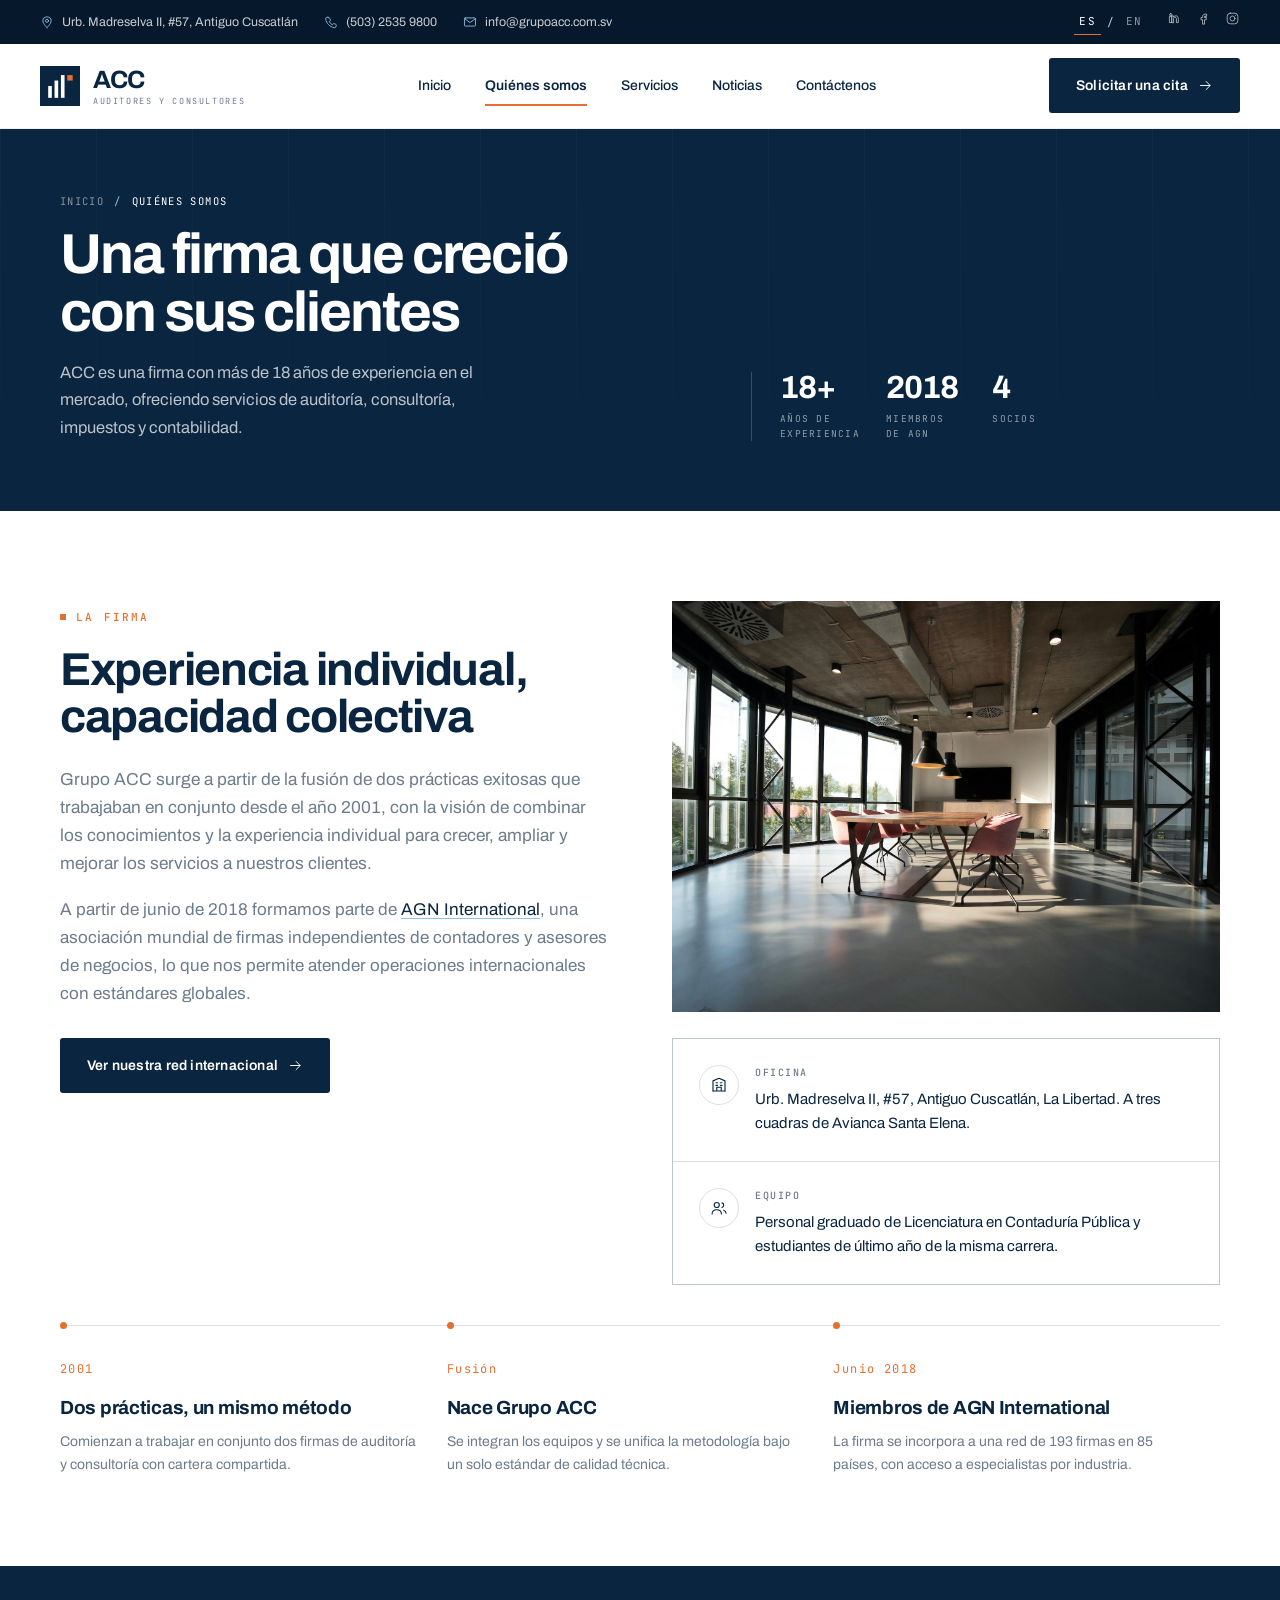
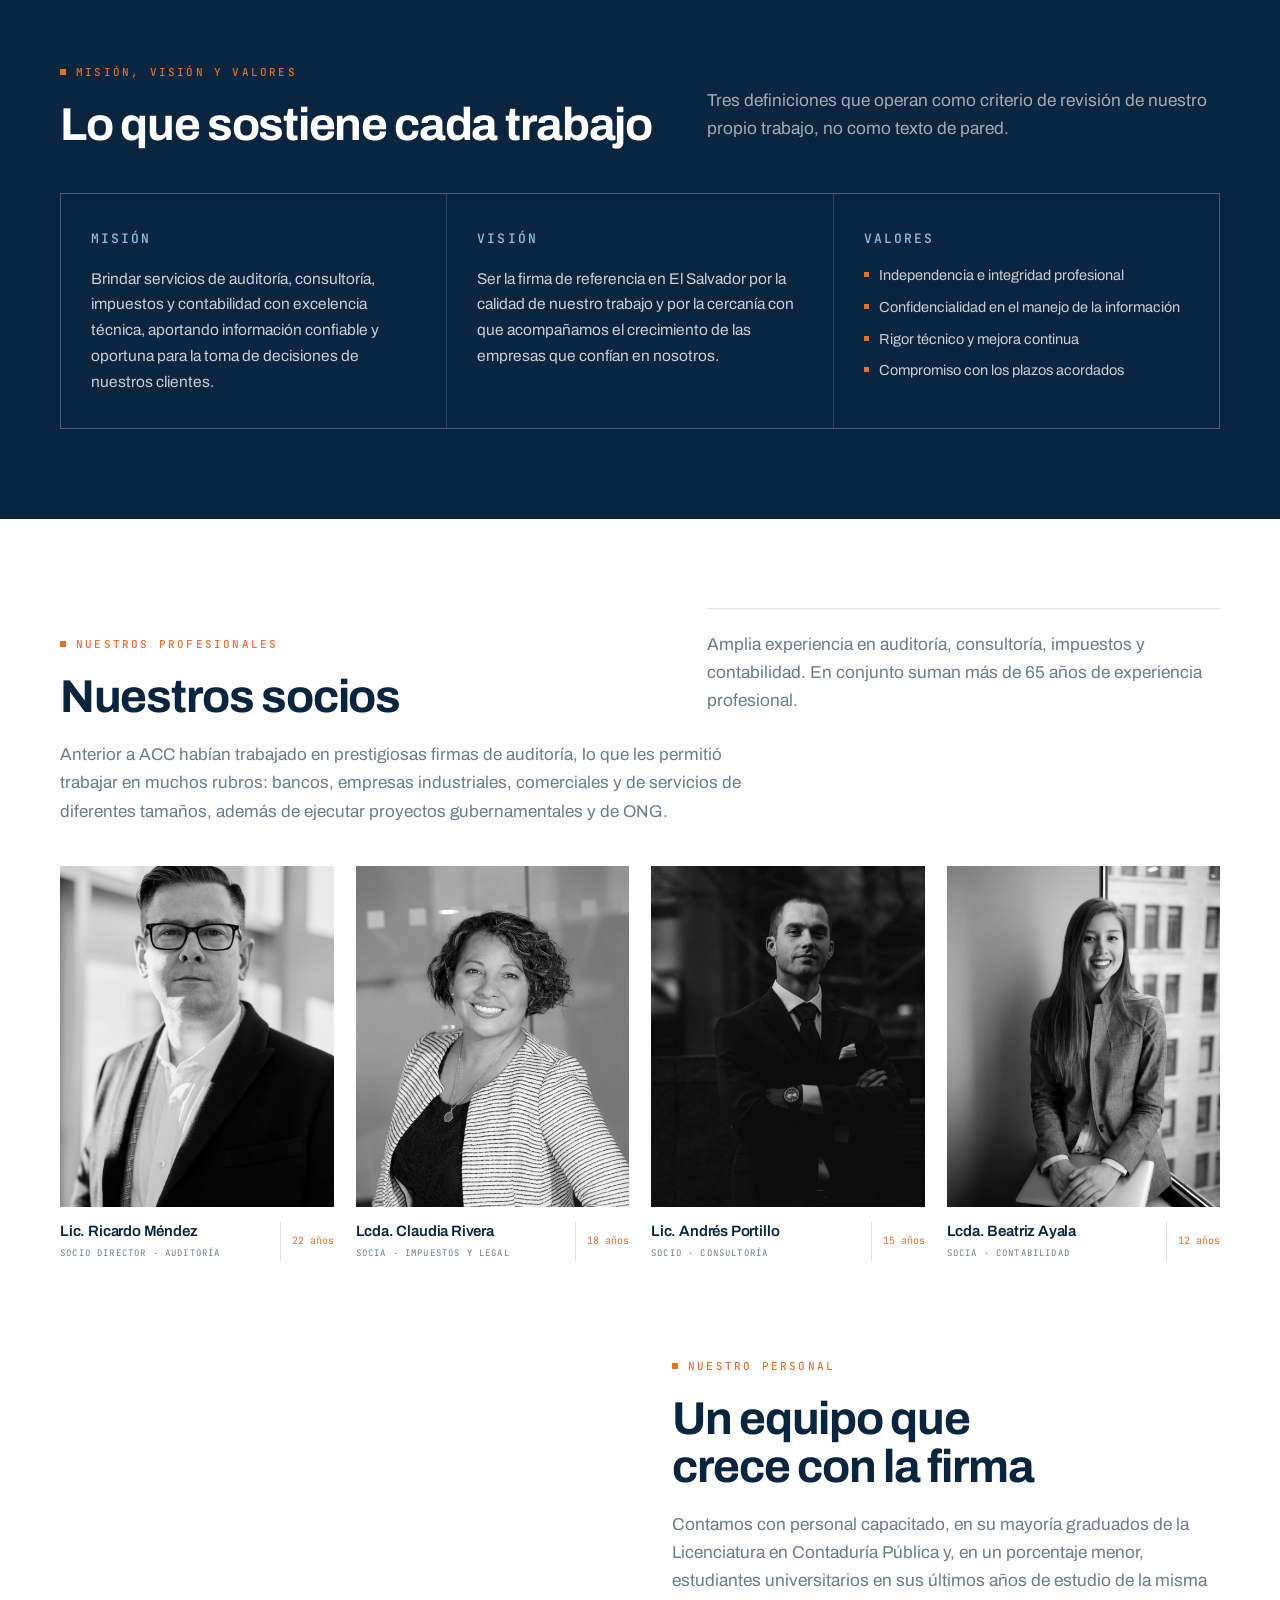
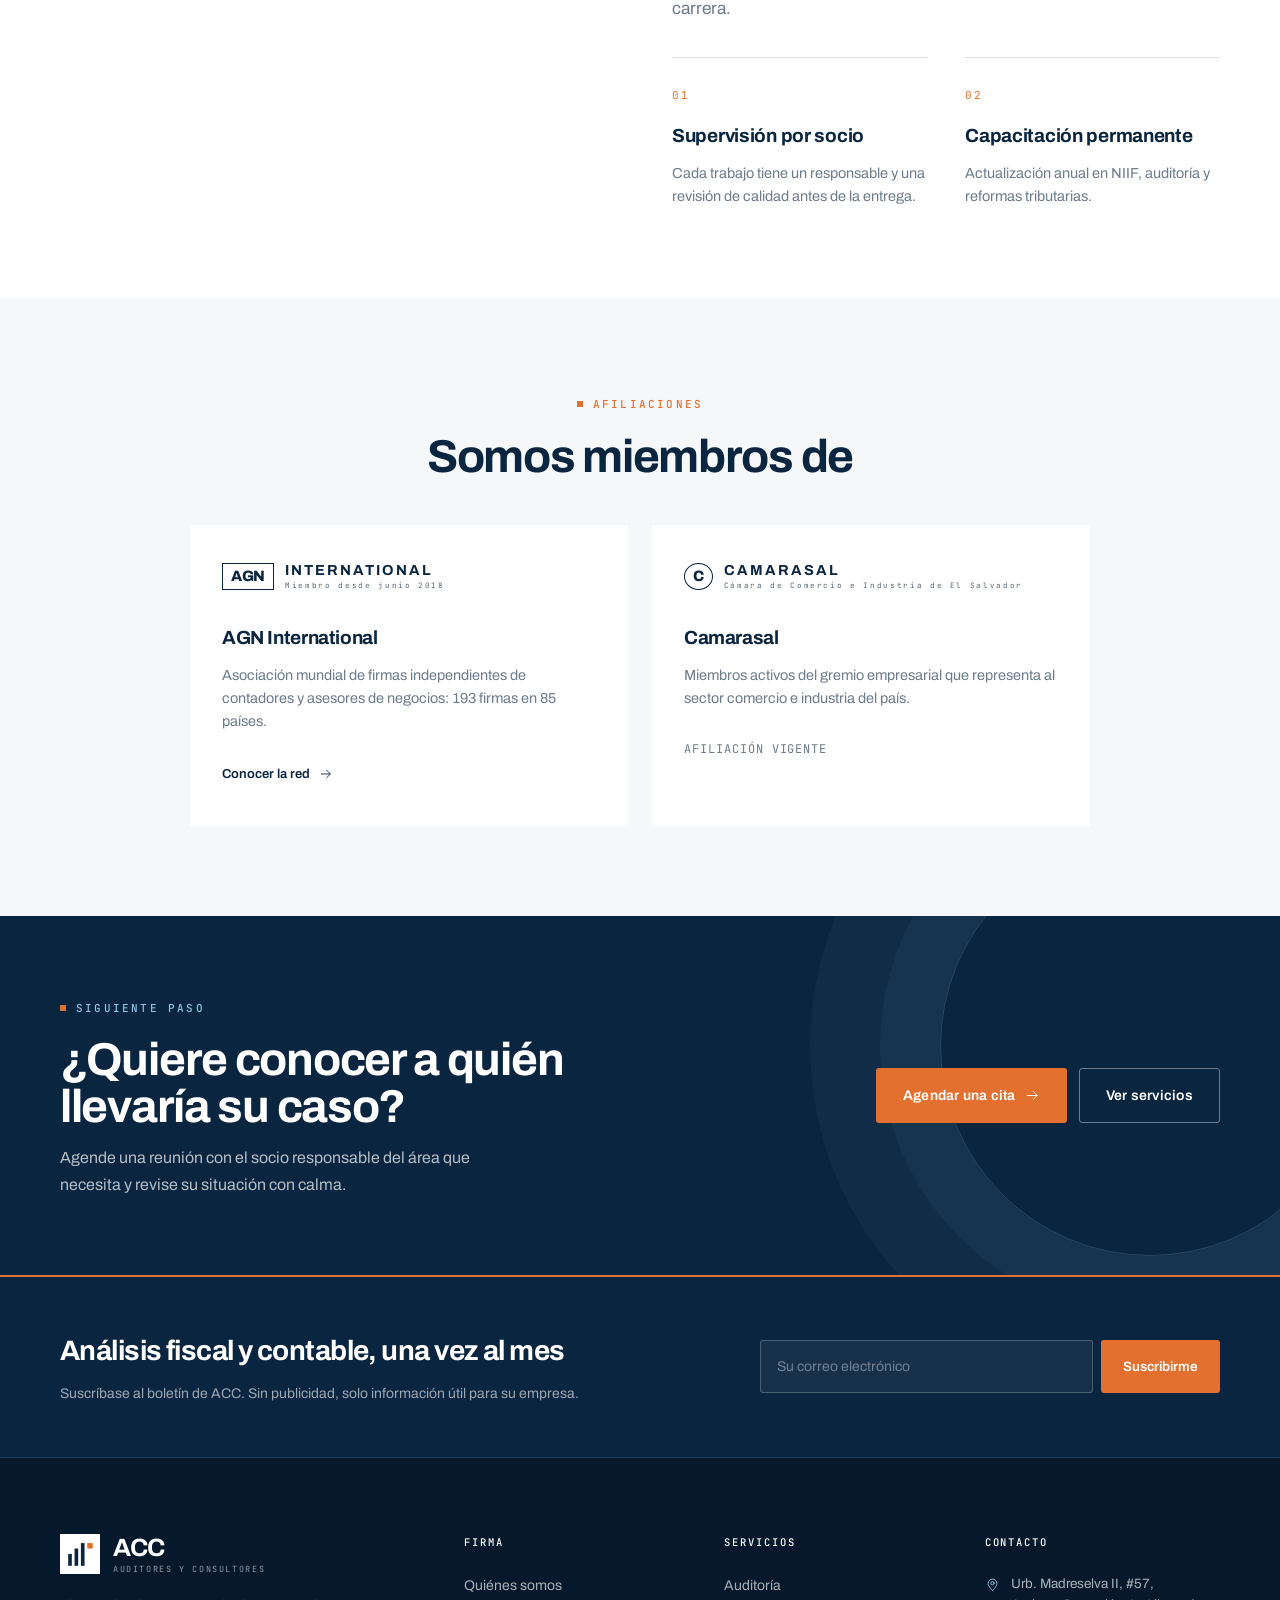
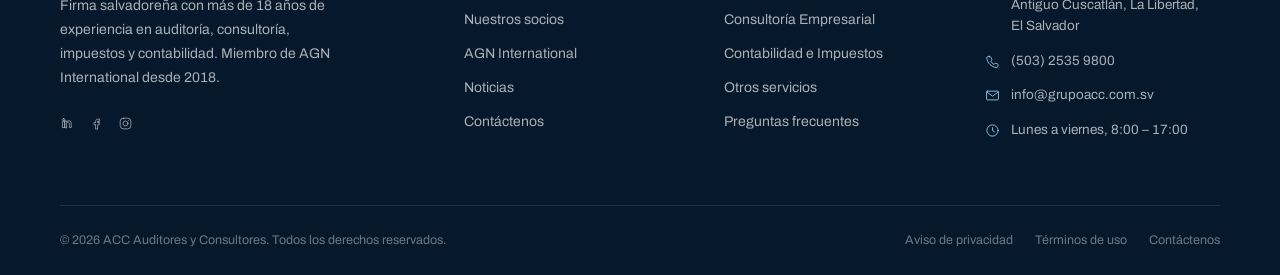
<file: nosotros.html>
<!DOCTYPE html>
<html lang="es">
<head>
<meta charset="utf-8">
<meta name="viewport" content="width=device-width, initial-scale=1">
<title>Quiénes somos · ACC</title>
<meta name="description" content="ACC — Auditores y Consultores. Más de 18 años en auditoría, consultoría, impuestos y contabilidad en El Salvador.">
<link rel="stylesheet" href="assets/css/acc.css">
</head>
<body>

<div class="topbar">
  <div class="wrap-wide">
    <div class="topbar__list">
      <a href="contacto.html"><svg class="" viewBox="0 0 24 24" fill="none" stroke="currentColor" stroke-width="1.5" stroke-linecap="round" stroke-linejoin="round" aria-hidden="true"><path d="M12 21.5s7-6.3 7-11.2A7 7 0 0 0 5 10.3c0 4.9 7 11.2 7 11.2Z"/><circle cx="12" cy="10" r="2.6"/></svg> Urb. Madreselva II, #57, Antiguo Cuscatlán</a>
      <a href="tel:+50325359800"><svg class="" viewBox="0 0 24 24" fill="none" stroke="currentColor" stroke-width="1.5" stroke-linecap="round" stroke-linejoin="round" aria-hidden="true"><path d="M6.6 3.5 4 4.4c-.9.3-1.4 1.2-1.2 2.1 1.1 7.9 7.4 14.2 15.3 15.3.9.2 1.8-.3 2.1-1.2l.9-2.6c.3-.8-.1-1.7-.9-2l-3-1.2c-.7-.3-1.5 0-1.9.6l-.9 1.3a13 13 0 0 1-5.3-5.3l1.3-.9c.6-.4.9-1.2.6-1.9l-1.2-3c-.3-.8-1.2-1.2-2-.9Z"/></svg> (503) 2535 9800</a>
      <a href="mailto:info@grupoacc.com.sv"><svg class="" viewBox="0 0 24 24" fill="none" stroke="currentColor" stroke-width="1.5" stroke-linecap="round" stroke-linejoin="round" aria-hidden="true"><rect x="2.5" y="5" width="19" height="14" rx="1.5"/><path d="m3 6.5 9 6.5 9-6.5"/></svg> info@grupoacc.com.sv</a>
    </div>
    <div class="topbar__right">
      <div class="lang" role="group" aria-label="Idioma">
        <button class="is-on" data-lang="es">ES</button><span>/</span><button data-lang="en">EN</button>
      </div>
      <div class="social">
        <a href="#" data-pending aria-label="LinkedIn"><svg class="" viewBox="0 0 24 24" fill="none" stroke="currentColor" stroke-width="1.5" stroke-linecap="round" stroke-linejoin="round" aria-hidden="true"><path d="M4.5 8.5h3v10h-3zM6 4.2a1.8 1.8 0 1 0 0 3.6 1.8 1.8 0 0 0 0-3.6ZM10.5 18.5v-6c0-1.6.9-2.6 2.4-2.6 1.4 0 2.1.9 2.1 2.6v6h3v-6.4c0-3-1.6-4.4-3.9-4.4-1.5 0-2.6.7-3.6 2v-1.9h-3c.05 1.1 0 10 0 10Z"/></svg></a>
        <a href="#" data-pending aria-label="Facebook"><svg class="" viewBox="0 0 24 24" fill="none" stroke="currentColor" stroke-width="1.5" stroke-linecap="round" stroke-linejoin="round" aria-hidden="true"><path d="M14.5 8.5H17V5h-2.5C12 5 10.5 6.6 10.5 9v1.5H8V14h2.5v7h3.2v-7h2.6l.4-3.5h-3V9.2c0-.5.2-.7.8-.7Z"/></svg></a>
        <a href="#" data-pending aria-label="Instagram"><svg class="" viewBox="0 0 24 24" fill="none" stroke="currentColor" stroke-width="1.5" stroke-linecap="round" stroke-linejoin="round" aria-hidden="true"><rect x="3.5" y="3.5" width="17" height="17" rx="5"/><circle cx="12" cy="12" r="4"/><path d="M16.9 7.1h.01"/></svg></a>
      </div>
    </div>
  </div>
</div>

<header class="header">
  <div class="wrap-wide header__inner">
    <a class="brand" href="home.html" aria-label="ACC, inicio">
      <svg class="brand__mark" viewBox="0 0 44 44" aria-hidden="true">
  <rect width="44" height="44" fill="#0A2540"/>
  <rect x="9" y="22" width="4" height="13" fill="#FFFFFF"/>
  <rect x="16" y="16" width="4" height="19" fill="#FFFFFF"/>
  <rect x="23" y="10" width="4" height="25" fill="#FFFFFF"/>
  <rect x="30" y="10" width="6" height="6" fill="#E4702F"/>
</svg>
      <span class="brand__txt">
        <span class="brand__name">ACC</span>
        <span class="brand__sub">Auditores y Consultores</span>
      </span>
    </a>
    <nav class="nav" id="nav"><a href="home.html">Inicio</a><a href="nosotros.html" class="is-active">Quiénes somos</a><a href="servicios.html">Servicios</a><a href="noticias.html">Noticias</a><a href="contacto.html">Contáctenos</a></nav>
    <div class="header__cta">
      <a class="btn btn--navy" href="contacto.html">Solicitar una cita <svg class="" viewBox="0 0 24 24" fill="none" stroke="currentColor" stroke-width="1.5" stroke-linecap="round" stroke-linejoin="round" aria-hidden="true"><path d="M4 12h15M13 5.5l6.5 6.5-6.5 6.5"/></svg></a>
      <button class="icon-btn burger" aria-label="Abrir menú" aria-expanded="false"><svg class="" viewBox="0 0 24 24" fill="none" stroke="currentColor" stroke-width="1.5" stroke-linecap="round" stroke-linejoin="round" aria-hidden="true"><path d="M4 7h16M4 12h16M4 17h16"/></svg></button>
    </div>
  </div>
</header>

<main>

<section class="pagehead">
  <div class="wrap pagehead__in">
    <div>
      <div class="crumbs"><a href="home.html">Inicio</a><span>/</span><span style="color:#fff">Quiénes somos</span></div>
      <h1>Una firma que creció<br>con sus clientes</h1>
      <p>ACC es una firma con más de 18 años de experiencia en el mercado, ofreciendo servicios de auditoría, consultoría, impuestos y contabilidad.</p>
    </div>
    <div class="pagehead__stat"><div><b>18+</b><span>años de experiencia</span></div><div><b>2018</b><span>miembros de AGN</span></div><div><b>4</b><span>socios</span></div></div>
  </div>
</section>

<section class="section">
  <div class="wrap">
    <div class="split" style="align-items:start">
      <div>
        <span class="eyebrow">La firma</span>
        <h2 class="h2" style="margin-top:18px">Experiencia individual,<br>capacidad colectiva</h2>
        <p class="lead" style="margin-top:24px">Grupo ACC surge a partir de la fusión de dos prácticas exitosas que trabajaban en conjunto desde el año 2001, con la visión de combinar los conocimientos y la experiencia individual para crecer, ampliar y mejorar los servicios a nuestros clientes.</p>
        <p style="margin-top:18px;color:var(--gray)">A partir de junio de 2018 formamos parte de <a href="agn.html" style="color:var(--navy);text-decoration:underline;text-decoration-color:var(--sky);text-underline-offset:3px">AGN International</a>, una asociación mundial de firmas independientes de contadores y asesores de negocios, lo que nos permite atender operaciones internacionales con estándares globales.</p>
        <a class="btn btn--navy" href="agn.html" style="margin-top:30px">Ver nuestra red internacional <svg class="" viewBox="0 0 24 24" fill="none" stroke="currentColor" stroke-width="1.5" stroke-linecap="round" stroke-linejoin="round" aria-hidden="true"><path d="M4 12h15M13 5.5l6.5 6.5-6.5 6.5"/></svg></a>
      </div>
      <div>
        <div class="figure figure--crop reveal" style="margin-bottom:26px">
          <span class="cropmark cropmark--tl"></span><span class="cropmark cropmark--br"></span>
          <img src="assets/img/p42.jpg" alt="Oficinas de ACC en Antiguo Cuscatlán">
        </div>
        <div class="info" style="grid-template-columns:1fr">
          <div class="info__item"><div class="info__ico"><svg class="" viewBox="0 0 24 24" fill="none" stroke="currentColor" stroke-width="1.5" stroke-linecap="round" stroke-linejoin="round" aria-hidden="true"><path d="M4 20V6.5L12 3l8 3.5V20"/><path d="M4 20h16M9 20v-5h6v5"/><path d="M8 9h2M14 9h2M8 12.5h2M14 12.5h2"/></svg></div><div><b>Oficina</b><p>Urb. Madreselva II, #57, Antiguo Cuscatlán, La Libertad. A tres cuadras de Avianca Santa Elena.</p></div></div>
          <div class="info__item"><div class="info__ico"><svg class="" viewBox="0 0 24 24" fill="none" stroke="currentColor" stroke-width="1.5" stroke-linecap="round" stroke-linejoin="round" aria-hidden="true"><circle cx="9" cy="8" r="3.4"/><path d="M2.8 20c0-3.4 2.8-5.6 6.2-5.6s6.2 2.2 6.2 5.6"/><path d="M16 5.2a3.2 3.2 0 0 1 0 6.1M18.5 14.9c1.8.7 2.9 2.1 2.9 4.1"/></svg></div><div><b>Equipo</b><p>Personal graduado de Licenciatura en Contaduría Pública y estudiantes de último año de la misma carrera.</p></div></div>
        </div>
      </div>
    </div>

    <div class="timeline">
      <div class="tl reveal"><span class="tl__year">2001</span><h3>Dos prácticas, un mismo método</h3><p>Comienzan a trabajar en conjunto dos firmas de auditoría y consultoría con cartera compartida.</p></div>
      <div class="tl reveal"><span class="tl__year">Fusión</span><h3>Nace Grupo ACC</h3><p>Se integran los equipos y se unifica la metodología bajo un solo estándar de calidad técnica.</p></div>
      <div class="tl reveal"><span class="tl__year">Junio 2018</span><h3>Miembros de AGN International</h3><p>La firma se incorpora a una red de 193 firmas en 85 países, con acceso a especialistas por industria.</p></div>
    </div>
  </div>
</section>

<section class="bg-navy section">
  <div class="wrap">
    <div class="sechead">
  <div><span class="eyebrow">Misión, visión y valores</span><h2 class="h2">Lo que sostiene cada trabajo</h2></div>
  <div class="sechead__aside"><p class="lead" style="color:rgba(255,255,255,.62)">Tres definiciones que operan como criterio de revisión de nuestro propio trabajo, no como texto de pared.</p></div>
</div>
    <div class="mvv" style="margin-top:44px">
      <div>
        <h3>Misión</h3>
        <p>Brindar servicios de auditoría, consultoría, impuestos y contabilidad con excelencia técnica, aportando información confiable y oportuna para la toma de decisiones de nuestros clientes.</p>
      </div>
      <div>
        <h3>Visión</h3>
        <p>Ser la firma de referencia en El Salvador por la calidad de nuestro trabajo y por la cercanía con que acompañamos el crecimiento de las empresas que confían en nosotros.</p>
      </div>
      <div>
        <h3>Valores</h3>
        <ul>
          <li>Independencia e integridad profesional</li>
          <li>Confidencialidad en el manejo de la información</li>
          <li>Rigor técnico y mejora continua</li>
          <li>Compromiso con los plazos acordados</li>
        </ul>
      </div>
    </div>
  </div>
</section>

<section class="section" id="profesionales">
  <div class="wrap">
    <div class="sechead">
  <div><span class="eyebrow">Nuestros profesionales</span><h2 class="h2">Nuestros socios</h2></div>
  <div class="sechead__aside"><p class="lead">Amplia experiencia en auditoría, consultoría, impuestos y contabilidad. En conjunto suman más de 65 años de experiencia profesional.</p></div>
</div>
    <p style="margin-top:20px;color:var(--gray);max-width:72ch">Anterior a ACC habían trabajado en prestigiosas firmas de auditoría, lo que les permitió trabajar en muchos rubros: bancos, empresas industriales, comerciales y de servicios de diferentes tamaños, además de ejecutar proyectos gubernamentales y de ONG.</p>
    <div class="team team--four" style="margin-top:40px"><div class="member reveal">
      <div class="member__ph"><img src="assets/img/p9.jpg" alt="Lic. Ricardo Méndez" loading="lazy"></div>
      <div class="member__body"><b>Lic. Ricardo Méndez</b><span>Socio Director · Auditoría</span><em>22 años</em></div>
    </div><div class="member reveal">
      <div class="member__ph"><img src="assets/img/p54.jpg" alt="Lcda. Claudia Rivera" loading="lazy"></div>
      <div class="member__body"><b>Lcda. Claudia Rivera</b><span>Socia · Impuestos y Legal</span><em>18 años</em></div>
    </div><div class="member reveal">
      <div class="member__ph"><img src="assets/img/socio3.jpg" alt="Lic. Andrés Portillo" loading="lazy"></div>
      <div class="member__body"><b>Lic. Andrés Portillo</b><span>Socio · Consultoría</span><em>15 años</em></div>
    </div><div class="member reveal">
      <div class="member__ph"><img src="assets/img/socia4.jpg" alt="Lcda. Beatriz Ayala" loading="lazy"></div>
      <div class="member__body"><b>Lcda. Beatriz Ayala</b><span>Socia · Contabilidad</span><em>12 años</em></div>
    </div></div>

    <div class="split" style="margin-top:clamp(56px,7vw,96px);align-items:center">
      <div class="figure figure--crop reveal">
        <span class="cropmark cropmark--tl"></span><span class="cropmark cropmark--br"></span>
        <img src="assets/img/p44.jpg" alt="Revisión y firma de documentación contable">
        <div class="figure__tag"><span>Nuestro personal</span><b>Formación continua en NIIF y normativa fiscal</b></div>
      </div>
      <div>
        <span class="eyebrow">Nuestro personal</span>
        <h2 class="h2" style="margin-top:18px">Un equipo que<br>crece con la firma</h2>
        <p class="lead" style="margin-top:20px">Contamos con personal capacitado, en su mayoría graduados de la Licenciatura en Contaduría Pública y, en un porcentaje menor, estudiantes universitarios en sus últimos años de estudio de la misma carrera.</p>
        <div class="feats" style="grid-template-columns:1fr 1fr;margin-top:34px">
          <div class="feat"><span class="feat__num">01</span><h3>Supervisión por socio</h3><p>Cada trabajo tiene un responsable y una revisión de calidad antes de la entrega.</p></div>
          <div class="feat"><span class="feat__num">02</span><h3>Capacitación permanente</h3><p>Actualización anual en NIIF, auditoría y reformas tributarias.</p></div>
        </div>
      </div>
    </div>
  </div>
</section>

<section class="bg-2 section">
  <div class="wrap">
    <div class="sechead sechead--center">
  <div><span class="eyebrow">Afiliaciones</span><h2 class="h2">Somos miembros de</h2></div>
  
</div>
    <div style="display:grid;grid-template-columns:repeat(2,minmax(0,1fr));gap:24px;margin-top:44px;max-width:900px;margin-left:auto;margin-right:auto">
      <a href="agn.html" class="card" style="padding:38px 32px">
        <div class="logo-mark" style="color:var(--navy)">
          <span class="logo-mark__box">AGN</span>
          <span class="logo-mark__txt"><b>INTERNATIONAL</b><small>Miembro desde junio 2018</small></span>
        </div>
        <h3 style="margin-top:22px">AGN International</h3>
        <p>Asociación mundial de firmas independientes de contadores y asesores de negocios: 193 firmas en 85 países.</p>
        <span class="link-arrow">Conocer la red <svg class="" viewBox="0 0 24 24" fill="none" stroke="currentColor" stroke-width="1.5" stroke-linecap="round" stroke-linejoin="round" aria-hidden="true"><path d="M4 12h15M13 5.5l6.5 6.5-6.5 6.5"/></svg></span>
      </a>
      <div class="card" style="padding:38px 32px">
        <div class="logo-mark" style="color:var(--navy)">
          <span class="logo-mark__box" style="border-radius:50%">C</span>
          <span class="logo-mark__txt"><b>CAMARASAL</b><small>Cámara de Comercio e Industria de El Salvador</small></span>
        </div>
        <h3 style="margin-top:22px">Camarasal</h3>
        <p>Miembros activos del gremio empresarial que representa al sector comercio e industria del país.</p>
        <span class="mono muted" style="margin-top:16px">Afiliación vigente</span>
      </div>
    </div>
  </div>
</section>

<section class="cta">
  <div class="wrap cta__in">
    <div>
      <span class="eyebrow" style="color:var(--sky)">Siguiente paso</span>
      <h2 class="h2" style="margin-top:16px">¿Quiere conocer a quién llevaría su caso?</h2>
      <p>Agende una reunión con el socio responsable del área que necesita y revise su situación con calma.</p>
    </div>
    <div class="cta__actions">
      <a class="btn btn--primary" href="contacto.html">Agendar una cita <svg class="" viewBox="0 0 24 24" fill="none" stroke="currentColor" stroke-width="1.5" stroke-linecap="round" stroke-linejoin="round" aria-hidden="true"><path d="M4 12h15M13 5.5l6.5 6.5-6.5 6.5"/></svg></a>
      <a class="btn btn--ghost" href="servicios.html">Ver servicios</a>
    </div>
  </div>
</section>

</main>

<section class="newsletter">
  <div class="wrap newsletter__in">
    <div>
      <h3>Análisis fiscal y contable, una vez al mes</h3>
      <p>Suscríbase al boletín de ACC. Sin publicidad, solo información útil para su empresa.</p>
    </div>
    <form class="nl-form" novalidate>
      <input type="email" placeholder="Su correo electrónico" aria-label="Correo electrónico" required>
      <button type="submit">Suscribirme</button>
    </form>
  </div>
</section>

<footer class="footer">
  <div class="wrap">
    <div class="footer__grid">
      <div class="footer__about">
        <a class="brand" href="home.html" aria-label="ACC, inicio">
          <svg class="brand__mark" viewBox="0 0 44 44" aria-hidden="true">
  <rect width="44" height="44" fill="#FFFFFF"/>
  <rect x="9" y="22" width="4" height="13" fill="#0A2540"/>
  <rect x="16" y="16" width="4" height="19" fill="#0A2540"/>
  <rect x="23" y="10" width="4" height="25" fill="#0A2540"/>
  <rect x="30" y="10" width="6" height="6" fill="#E4702F"/>
</svg>
          <span class="brand__txt">
            <span class="brand__name" style="color:#fff">ACC</span>
            <span class="brand__sub" style="color:rgba(255,255,255,.55)">Auditores y Consultores</span>
          </span>
        </a>
        <p>Firma salvadoreña con más de 18 años de experiencia en auditoría, consultoría, impuestos y contabilidad. Miembro de AGN International desde 2018.</p>
        <div class="social">
          <a href="#" data-pending aria-label="LinkedIn"><svg class="" viewBox="0 0 24 24" fill="none" stroke="currentColor" stroke-width="1.5" stroke-linecap="round" stroke-linejoin="round" aria-hidden="true"><path d="M4.5 8.5h3v10h-3zM6 4.2a1.8 1.8 0 1 0 0 3.6 1.8 1.8 0 0 0 0-3.6ZM10.5 18.5v-6c0-1.6.9-2.6 2.4-2.6 1.4 0 2.1.9 2.1 2.6v6h3v-6.4c0-3-1.6-4.4-3.9-4.4-1.5 0-2.6.7-3.6 2v-1.9h-3c.05 1.1 0 10 0 10Z"/></svg></a>
          <a href="#" data-pending aria-label="Facebook"><svg class="" viewBox="0 0 24 24" fill="none" stroke="currentColor" stroke-width="1.5" stroke-linecap="round" stroke-linejoin="round" aria-hidden="true"><path d="M14.5 8.5H17V5h-2.5C12 5 10.5 6.6 10.5 9v1.5H8V14h2.5v7h3.2v-7h2.6l.4-3.5h-3V9.2c0-.5.2-.7.8-.7Z"/></svg></a>
          <a href="#" data-pending aria-label="Instagram"><svg class="" viewBox="0 0 24 24" fill="none" stroke="currentColor" stroke-width="1.5" stroke-linecap="round" stroke-linejoin="round" aria-hidden="true"><rect x="3.5" y="3.5" width="17" height="17" rx="5"/><circle cx="12" cy="12" r="4"/><path d="M16.9 7.1h.01"/></svg></a>
        </div>
      </div>
      <div>
        <h4>Firma</h4>
        <ul class="footer__list">
          <li><a href="nosotros.html">Quiénes somos</a></li>
          <li><a href="nosotros.html#profesionales">Nuestros socios</a></li>
          <li><a href="agn.html">AGN International</a></li>
          <li><a href="noticias.html">Noticias</a></li>
          <li><a href="contacto.html">Contáctenos</a></li>
        </ul>
      </div>
      <div>
        <h4>Servicios</h4>
        <ul class="footer__list">
          <li><a href="servicios.html#auditoria">Auditoría</a></li>
          <li><a href="servicios.html#consultoria">Consultoría Empresarial</a></li>
          <li><a href="servicios.html#contabilidad">Contabilidad e Impuestos</a></li>
          <li><a href="servicios.html#otros">Otros servicios</a></li>
          <li><a href="servicios.html#faq">Preguntas frecuentes</a></li>
        </ul>
      </div>
      <div>
        <h4>Contacto</h4>
        <ul class="footer__contact">
          <li><svg class="" viewBox="0 0 24 24" fill="none" stroke="currentColor" stroke-width="1.5" stroke-linecap="round" stroke-linejoin="round" aria-hidden="true"><path d="M12 21.5s7-6.3 7-11.2A7 7 0 0 0 5 10.3c0 4.9 7 11.2 7 11.2Z"/><circle cx="12" cy="10" r="2.6"/></svg><span>Urb. Madreselva II, #57,<br>Antiguo Cuscatlán, La Libertad,<br>El Salvador</span></li>
          <li><svg class="" viewBox="0 0 24 24" fill="none" stroke="currentColor" stroke-width="1.5" stroke-linecap="round" stroke-linejoin="round" aria-hidden="true"><path d="M6.6 3.5 4 4.4c-.9.3-1.4 1.2-1.2 2.1 1.1 7.9 7.4 14.2 15.3 15.3.9.2 1.8-.3 2.1-1.2l.9-2.6c.3-.8-.1-1.7-.9-2l-3-1.2c-.7-.3-1.5 0-1.9.6l-.9 1.3a13 13 0 0 1-5.3-5.3l1.3-.9c.6-.4.9-1.2.6-1.9l-1.2-3c-.3-.8-1.2-1.2-2-.9Z"/></svg><a href="tel:+50325359800">(503) 2535 9800</a></li>
          <li><svg class="" viewBox="0 0 24 24" fill="none" stroke="currentColor" stroke-width="1.5" stroke-linecap="round" stroke-linejoin="round" aria-hidden="true"><rect x="2.5" y="5" width="19" height="14" rx="1.5"/><path d="m3 6.5 9 6.5 9-6.5"/></svg><a href="mailto:info@grupoacc.com.sv">info@grupoacc.com.sv</a></li>
          <li><svg class="" viewBox="0 0 24 24" fill="none" stroke="currentColor" stroke-width="1.5" stroke-linecap="round" stroke-linejoin="round" aria-hidden="true"><circle cx="12" cy="12" r="9"/><path d="M12 7.5V12l3 2"/></svg><span>Lunes a viernes, 8:00 – 17:00</span></li>
        </ul>
      </div>
    </div>
    <div class="footer__bottom">
      <span>© <span data-year>2026</span> ACC Auditores y Consultores. Todos los derechos reservados.</span>
      <nav>
        <a href="#" data-pending>Aviso de privacidad</a>
        <a href="#" data-pending>Términos de uso</a>
        <a href="contacto.html">Contáctenos</a>
      </nav>
    </div>
  </div>
</footer>

<script src="assets/js/acc.js"></script>
</body>
</html>
</file>
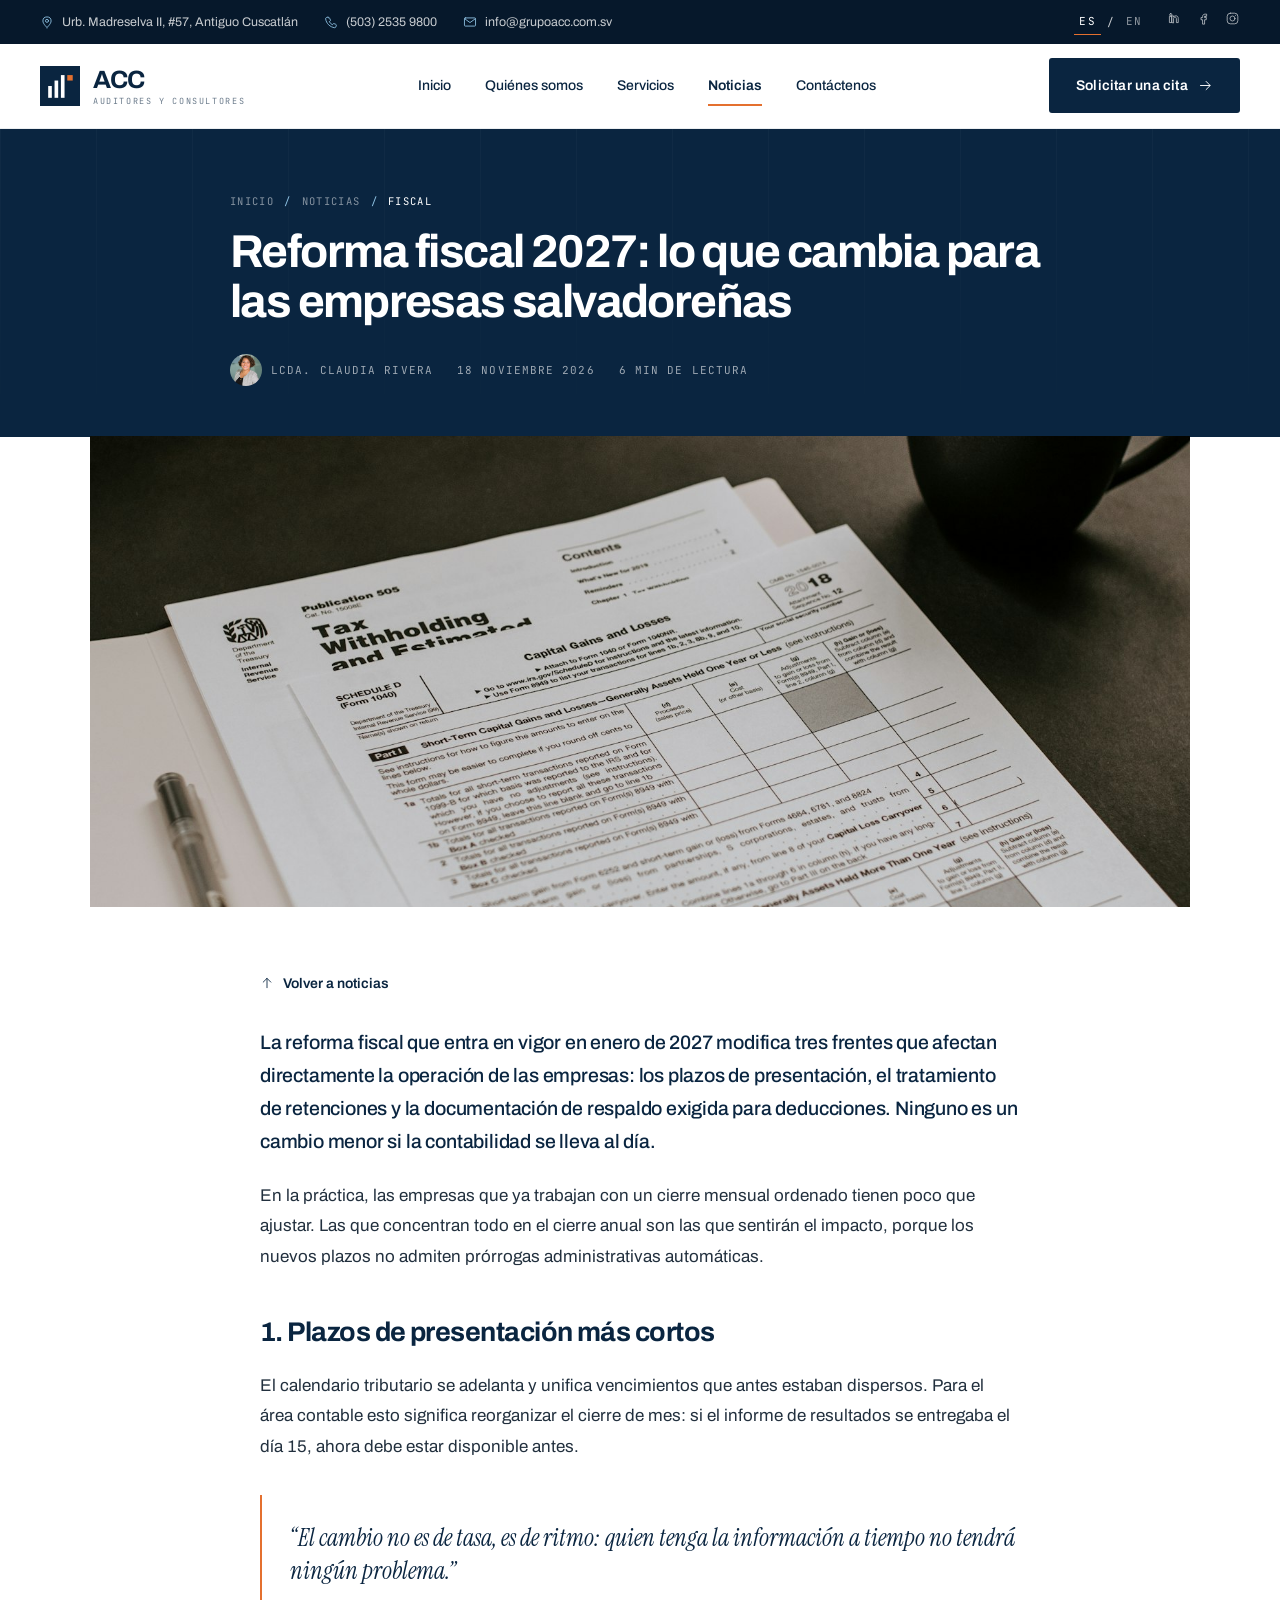
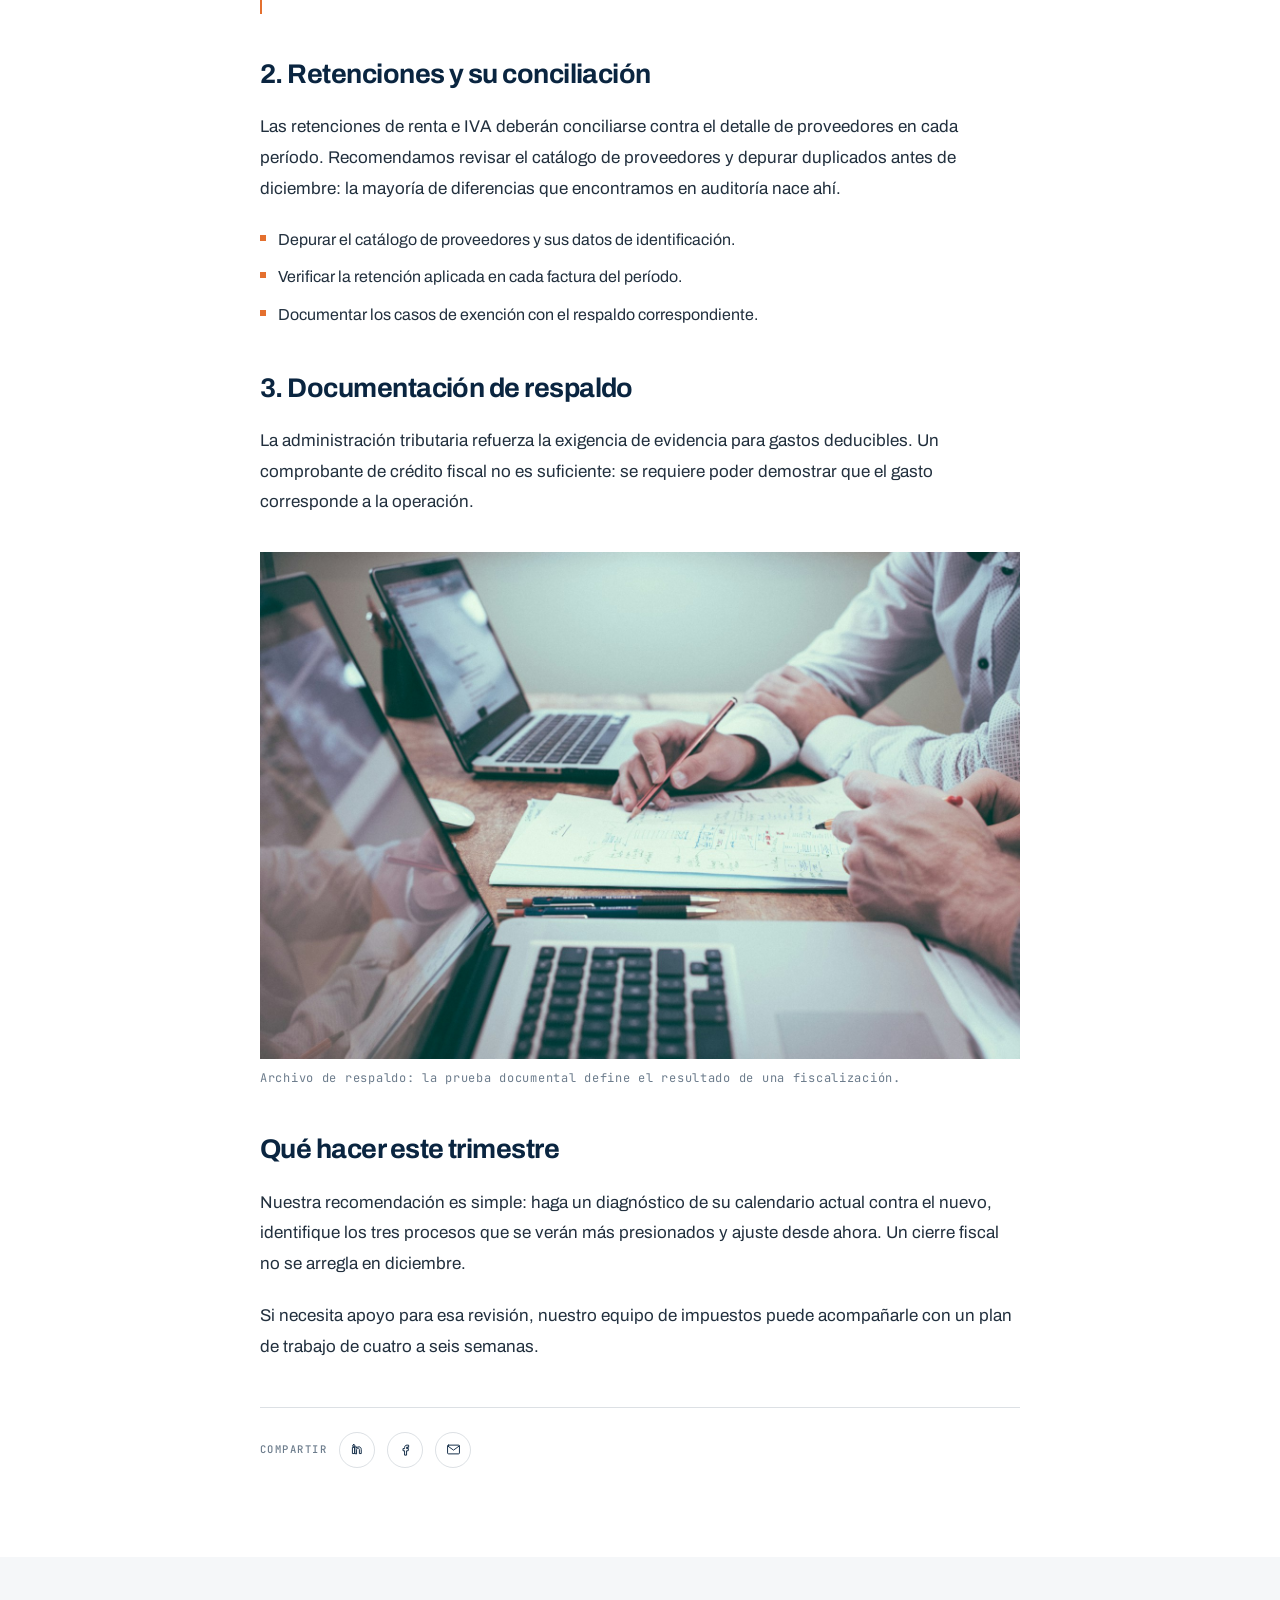
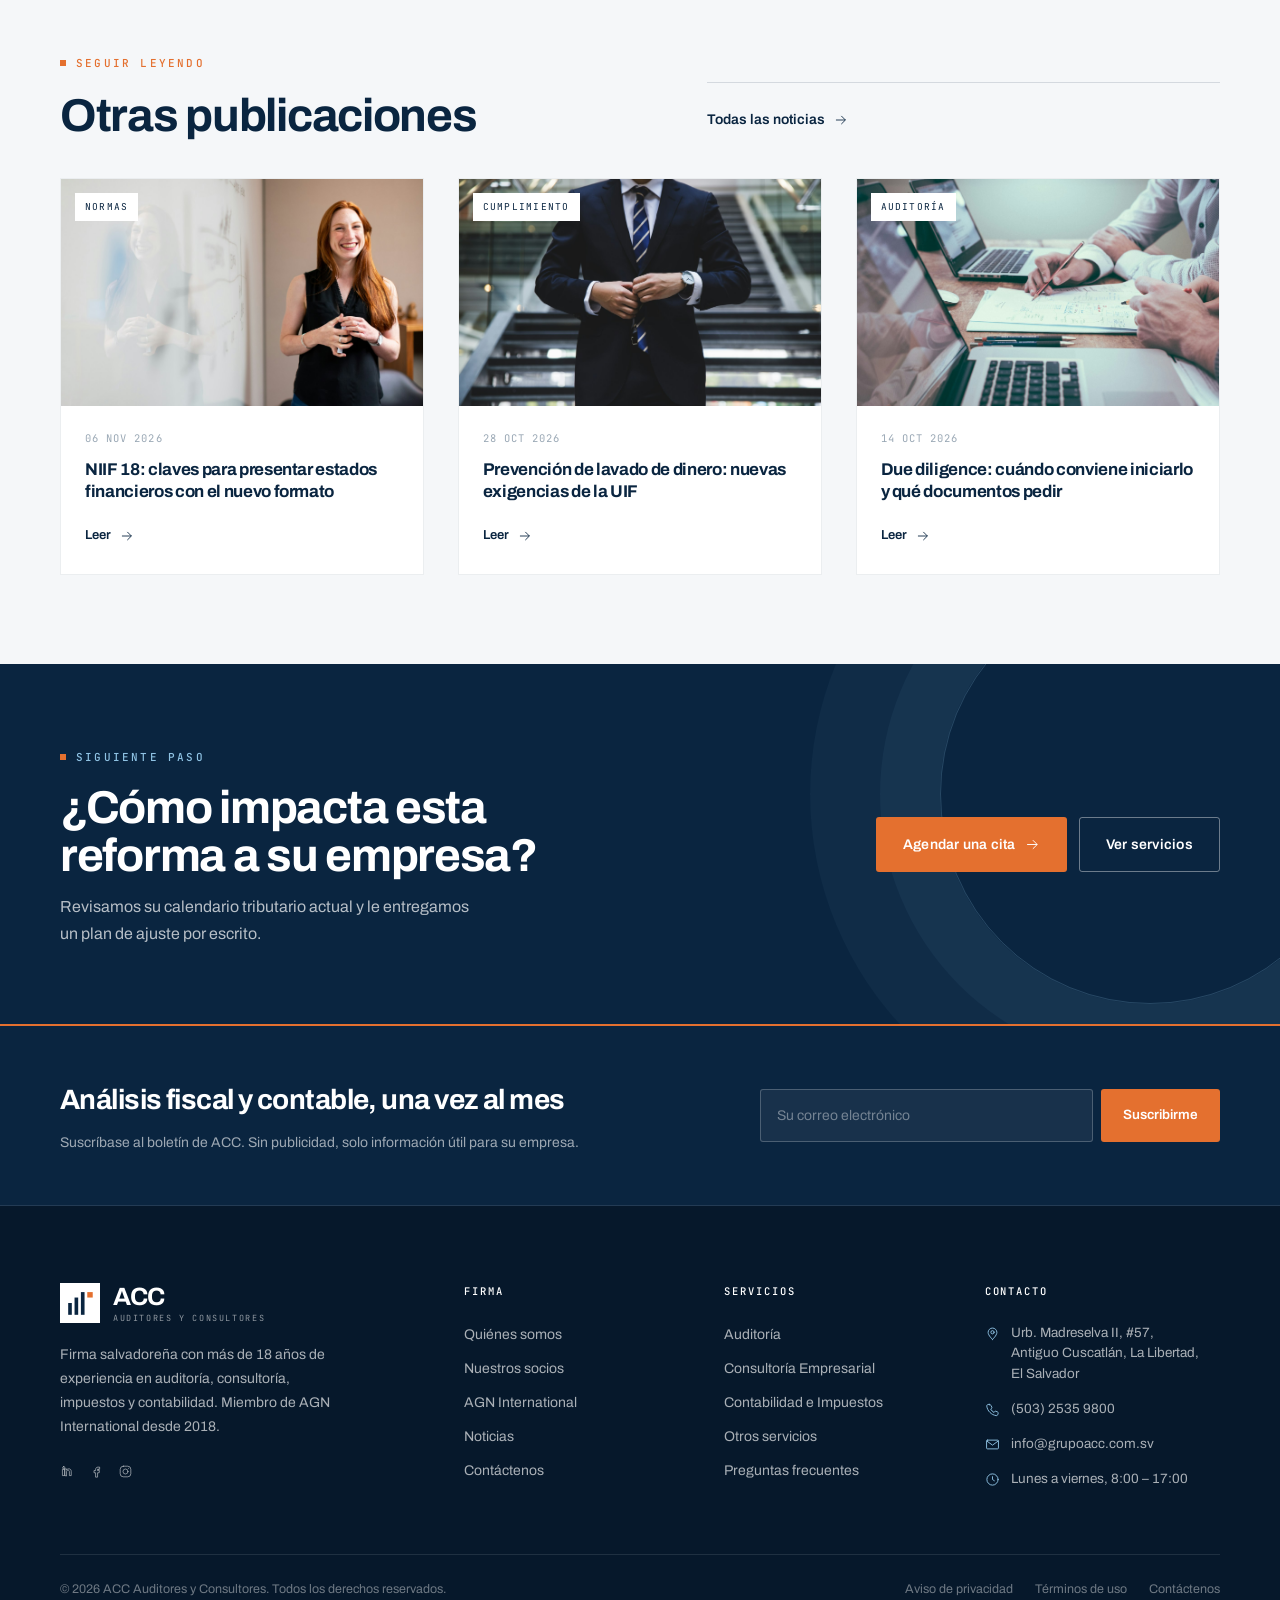
<file: noticia.html>
<!DOCTYPE html>
<html lang="es">
<head>
<meta charset="utf-8">
<meta name="viewport" content="width=device-width, initial-scale=1">
<title>Reforma fiscal 2027 · ACC</title>
<meta name="description" content="ACC — Auditores y Consultores. Más de 18 años en auditoría, consultoría, impuestos y contabilidad en El Salvador.">
<link rel="stylesheet" href="assets/css/acc.css">
</head>
<body>

<div class="topbar">
  <div class="wrap-wide">
    <div class="topbar__list">
      <a href="contacto.html"><svg class="" viewBox="0 0 24 24" fill="none" stroke="currentColor" stroke-width="1.5" stroke-linecap="round" stroke-linejoin="round" aria-hidden="true"><path d="M12 21.5s7-6.3 7-11.2A7 7 0 0 0 5 10.3c0 4.9 7 11.2 7 11.2Z"/><circle cx="12" cy="10" r="2.6"/></svg> Urb. Madreselva II, #57, Antiguo Cuscatlán</a>
      <a href="tel:+50325359800"><svg class="" viewBox="0 0 24 24" fill="none" stroke="currentColor" stroke-width="1.5" stroke-linecap="round" stroke-linejoin="round" aria-hidden="true"><path d="M6.6 3.5 4 4.4c-.9.3-1.4 1.2-1.2 2.1 1.1 7.9 7.4 14.2 15.3 15.3.9.2 1.8-.3 2.1-1.2l.9-2.6c.3-.8-.1-1.7-.9-2l-3-1.2c-.7-.3-1.5 0-1.9.6l-.9 1.3a13 13 0 0 1-5.3-5.3l1.3-.9c.6-.4.9-1.2.6-1.9l-1.2-3c-.3-.8-1.2-1.2-2-.9Z"/></svg> (503) 2535 9800</a>
      <a href="mailto:info@grupoacc.com.sv"><svg class="" viewBox="0 0 24 24" fill="none" stroke="currentColor" stroke-width="1.5" stroke-linecap="round" stroke-linejoin="round" aria-hidden="true"><rect x="2.5" y="5" width="19" height="14" rx="1.5"/><path d="m3 6.5 9 6.5 9-6.5"/></svg> info@grupoacc.com.sv</a>
    </div>
    <div class="topbar__right">
      <div class="lang" role="group" aria-label="Idioma">
        <button class="is-on" data-lang="es">ES</button><span>/</span><button data-lang="en">EN</button>
      </div>
      <div class="social">
        <a href="#" data-pending aria-label="LinkedIn"><svg class="" viewBox="0 0 24 24" fill="none" stroke="currentColor" stroke-width="1.5" stroke-linecap="round" stroke-linejoin="round" aria-hidden="true"><path d="M4.5 8.5h3v10h-3zM6 4.2a1.8 1.8 0 1 0 0 3.6 1.8 1.8 0 0 0 0-3.6ZM10.5 18.5v-6c0-1.6.9-2.6 2.4-2.6 1.4 0 2.1.9 2.1 2.6v6h3v-6.4c0-3-1.6-4.4-3.9-4.4-1.5 0-2.6.7-3.6 2v-1.9h-3c.05 1.1 0 10 0 10Z"/></svg></a>
        <a href="#" data-pending aria-label="Facebook"><svg class="" viewBox="0 0 24 24" fill="none" stroke="currentColor" stroke-width="1.5" stroke-linecap="round" stroke-linejoin="round" aria-hidden="true"><path d="M14.5 8.5H17V5h-2.5C12 5 10.5 6.6 10.5 9v1.5H8V14h2.5v7h3.2v-7h2.6l.4-3.5h-3V9.2c0-.5.2-.7.8-.7Z"/></svg></a>
        <a href="#" data-pending aria-label="Instagram"><svg class="" viewBox="0 0 24 24" fill="none" stroke="currentColor" stroke-width="1.5" stroke-linecap="round" stroke-linejoin="round" aria-hidden="true"><rect x="3.5" y="3.5" width="17" height="17" rx="5"/><circle cx="12" cy="12" r="4"/><path d="M16.9 7.1h.01"/></svg></a>
      </div>
    </div>
  </div>
</div>

<header class="header">
  <div class="wrap-wide header__inner">
    <a class="brand" href="home.html" aria-label="ACC, inicio">
      <svg class="brand__mark" viewBox="0 0 44 44" aria-hidden="true">
  <rect width="44" height="44" fill="#0A2540"/>
  <rect x="9" y="22" width="4" height="13" fill="#FFFFFF"/>
  <rect x="16" y="16" width="4" height="19" fill="#FFFFFF"/>
  <rect x="23" y="10" width="4" height="25" fill="#FFFFFF"/>
  <rect x="30" y="10" width="6" height="6" fill="#E4702F"/>
</svg>
      <span class="brand__txt">
        <span class="brand__name">ACC</span>
        <span class="brand__sub">Auditores y Consultores</span>
      </span>
    </a>
    <nav class="nav" id="nav"><a href="home.html">Inicio</a><a href="nosotros.html">Quiénes somos</a><a href="servicios.html">Servicios</a><a href="noticias.html" class="is-active">Noticias</a><a href="contacto.html">Contáctenos</a></nav>
    <div class="header__cta">
      <a class="btn btn--navy" href="contacto.html">Solicitar una cita <svg class="" viewBox="0 0 24 24" fill="none" stroke="currentColor" stroke-width="1.5" stroke-linecap="round" stroke-linejoin="round" aria-hidden="true"><path d="M4 12h15M13 5.5l6.5 6.5-6.5 6.5"/></svg></a>
      <button class="icon-btn burger" aria-label="Abrir menú" aria-expanded="false"><svg class="" viewBox="0 0 24 24" fill="none" stroke="currentColor" stroke-width="1.5" stroke-linecap="round" stroke-linejoin="round" aria-hidden="true"><path d="M4 7h16M4 12h16M4 17h16"/></svg></button>
    </div>
  </div>
</header>

<main>

<section class="pagehead" style="padding-bottom:clamp(40px,4vw,56px)">
  <div class="wrap" style="max-width:900px">
    <div class="crumbs"><a href="home.html">Inicio</a><span>/</span><a href="noticias.html">Noticias</a><span>/</span><span style="color:#fff">Fiscal</span></div>
    <h1 style="font-size:clamp(30px,3.6vw,48px);line-height:1.08;margin-top:18px">Reforma fiscal 2027: lo que cambia para las empresas salvadoreñas</h1>
    <div style="display:flex;gap:24px;align-items:center;margin-top:26px;flex-wrap:wrap;color:rgba(255,255,255,.6);font-family:var(--mono);font-size:11px;letter-spacing:.1em;text-transform:uppercase">
      <span style="display:flex;align-items:center;gap:9px"><img src="assets/img/p54.jpg" alt="" style="width:32px;height:32px;border-radius:50%;object-fit:cover"> Lcda. Claudia Rivera</span>
      <span>18 noviembre 2026</span><span>6 min de lectura</span>
    </div>
  </div>
</section>

<div class="wrap" style="max-width:1180px;margin-top:-1px">
  <div class="figure" style="aspect-ratio:21/9;overflow:hidden"><img src="assets/img/p25.jpg" alt="Documentos fiscales sobre un escritorio"></div>
</div>

<section class="section" style="padding-top:clamp(44px,5vw,64px)">
  <div class="wrap">
    <div class="article">
      <a class="link-arrow" href="noticias.html" style="margin-bottom:28px"><svg class="" viewBox="0 0 24 24" fill="none" stroke="currentColor" stroke-width="1.5" stroke-linecap="round" stroke-linejoin="round" aria-hidden="true"><path d="M12 20V4M5.5 10.5 12 4l6.5 6.5"/></svg> Volver a noticias</a>
      <p class="article__lead">La reforma fiscal que entra en vigor en enero de 2027 modifica tres frentes que afectan directamente la operación de las empresas: los plazos de presentación, el tratamiento de retenciones y la documentación de respaldo exigida para deducciones. Ninguno es un cambio menor si la contabilidad se lleva al día.</p>
      <p>En la práctica, las empresas que ya trabajan con un cierre mensual ordenado tienen poco que ajustar. Las que concentran todo en el cierre anual son las que sentirán el impacto, porque los nuevos plazos no admiten prórrogas administrativas automáticas.</p>

      <h2>1. Plazos de presentación más cortos</h2>
      <p>El calendario tributario se adelanta y unifica vencimientos que antes estaban dispersos. Para el área contable esto significa reorganizar el cierre de mes: si el informe de resultados se entregaba el día 15, ahora debe estar disponible antes.</p>
      <blockquote>“El cambio no es de tasa, es de ritmo: quien tenga la información a tiempo no tendrá ningún problema.”</blockquote>

      <h2>2. Retenciones y su conciliación</h2>
      <p>Las retenciones de renta e IVA deberán conciliarse contra el detalle de proveedores en cada período. Recomendamos revisar el catálogo de proveedores y depurar duplicados antes de diciembre: la mayoría de diferencias que encontramos en auditoría nace ahí.</p>
      <ul>
        <li>Depurar el catálogo de proveedores y sus datos de identificación.</li>
        <li>Verificar la retención aplicada en cada factura del período.</li>
        <li>Documentar los casos de exención con el respaldo correspondiente.</li>
      </ul>

      <h2>3. Documentación de respaldo</h2>
      <p>La administración tributaria refuerza la exigencia de evidencia para gastos deducibles. Un comprobante de crédito fiscal no es suficiente: se requiere poder demostrar que el gasto corresponde a la operación.</p>
      <figure>
        <img src="assets/img/p2.jpg" alt="Revisión de documentación financiera">
        <figcaption>Archivo de respaldo: la prueba documental define el resultado de una fiscalización.</figcaption>
      </figure>

      <h2>Qué hacer este trimestre</h2>
      <p>Nuestra recomendación es simple: haga un diagnóstico de su calendario actual contra el nuevo, identifique los tres procesos que se verán más presionados y ajuste desde ahora. Un cierre fiscal no se arregla en diciembre.</p>
      <p>Si necesita apoyo para esa revisión, nuestro equipo de impuestos puede acompañarle con un plan de trabajo de cuatro a seis semanas.</p>

      <div class="share">
        <b>Compartir</b>
        <a href="#" data-pending aria-label="LinkedIn"><svg class="" viewBox="0 0 24 24" fill="none" stroke="currentColor" stroke-width="1.5" stroke-linecap="round" stroke-linejoin="round" aria-hidden="true"><path d="M4.5 8.5h3v10h-3zM6 4.2a1.8 1.8 0 1 0 0 3.6 1.8 1.8 0 0 0 0-3.6ZM10.5 18.5v-6c0-1.6.9-2.6 2.4-2.6 1.4 0 2.1.9 2.1 2.6v6h3v-6.4c0-3-1.6-4.4-3.9-4.4-1.5 0-2.6.7-3.6 2v-1.9h-3c.05 1.1 0 10 0 10Z"/></svg></a>
        <a href="#" data-pending aria-label="Facebook"><svg class="" viewBox="0 0 24 24" fill="none" stroke="currentColor" stroke-width="1.5" stroke-linecap="round" stroke-linejoin="round" aria-hidden="true"><path d="M14.5 8.5H17V5h-2.5C12 5 10.5 6.6 10.5 9v1.5H8V14h2.5v7h3.2v-7h2.6l.4-3.5h-3V9.2c0-.5.2-.7.8-.7Z"/></svg></a>
        <a href="#" data-pending aria-label="Correo"><svg class="" viewBox="0 0 24 24" fill="none" stroke="currentColor" stroke-width="1.5" stroke-linecap="round" stroke-linejoin="round" aria-hidden="true"><rect x="2.5" y="5" width="19" height="14" rx="1.5"/><path d="m3 6.5 9 6.5 9-6.5"/></svg></a>
      </div>
    </div>
  </div>
</section>

<section class="bg-2 section">
  <div class="wrap">
    <div class="sechead">
  <div><span class="eyebrow">Seguir leyendo</span><h2 class="h2">Otras publicaciones</h2></div>
  <div class="sechead__aside"><a class="link-arrow" href="noticias.html">Todas las noticias <svg class="" viewBox="0 0 24 24" fill="none" stroke="currentColor" stroke-width="1.5" stroke-linecap="round" stroke-linejoin="round" aria-hidden="true"><path d="M4 12h15M13 5.5l6.5 6.5-6.5 6.5"/></svg></a></div>
</div>
    <div class="news" style="margin-top:38px"><a class="post" href="noticia.html">
      <div class="post__ph"><img src="assets/img/p24.jpg" alt="" loading="lazy"><span class="post__cat">Normas</span></div>
      <div class="post__body"><div class="post__meta"><span>06 Nov 2026</span></div><h3 style="font-size:17px">NIIF 18: claves para presentar estados financieros con el nuevo formato</h3><span class="link-arrow">Leer <svg class="" viewBox="0 0 24 24" fill="none" stroke="currentColor" stroke-width="1.5" stroke-linecap="round" stroke-linejoin="round" aria-hidden="true"><path d="M4 12h15M13 5.5l6.5 6.5-6.5 6.5"/></svg></span></div>
    </a><a class="post" href="noticia.html">
      <div class="post__ph"><img src="assets/img/p23.jpg" alt="" loading="lazy"><span class="post__cat">Cumplimiento</span></div>
      <div class="post__body"><div class="post__meta"><span>28 Oct 2026</span></div><h3 style="font-size:17px">Prevención de lavado de dinero: nuevas exigencias de la UIF</h3><span class="link-arrow">Leer <svg class="" viewBox="0 0 24 24" fill="none" stroke="currentColor" stroke-width="1.5" stroke-linecap="round" stroke-linejoin="round" aria-hidden="true"><path d="M4 12h15M13 5.5l6.5 6.5-6.5 6.5"/></svg></span></div>
    </a><a class="post" href="noticia.html">
      <div class="post__ph"><img src="assets/img/p2.jpg" alt="" loading="lazy"><span class="post__cat">Auditoría</span></div>
      <div class="post__body"><div class="post__meta"><span>14 Oct 2026</span></div><h3 style="font-size:17px">Due diligence: cuándo conviene iniciarlo y qué documentos pedir</h3><span class="link-arrow">Leer <svg class="" viewBox="0 0 24 24" fill="none" stroke="currentColor" stroke-width="1.5" stroke-linecap="round" stroke-linejoin="round" aria-hidden="true"><path d="M4 12h15M13 5.5l6.5 6.5-6.5 6.5"/></svg></span></div>
    </a></div>
  </div>
</section>

<section class="cta">
  <div class="wrap cta__in">
    <div>
      <span class="eyebrow" style="color:var(--sky)">Siguiente paso</span>
      <h2 class="h2" style="margin-top:16px">¿Cómo impacta esta reforma a su empresa?</h2>
      <p>Revisamos su calendario tributario actual y le entregamos un plan de ajuste por escrito.</p>
    </div>
    <div class="cta__actions">
      <a class="btn btn--primary" href="contacto.html">Agendar una cita <svg class="" viewBox="0 0 24 24" fill="none" stroke="currentColor" stroke-width="1.5" stroke-linecap="round" stroke-linejoin="round" aria-hidden="true"><path d="M4 12h15M13 5.5l6.5 6.5-6.5 6.5"/></svg></a>
      <a class="btn btn--ghost" href="servicios.html">Ver servicios</a>
    </div>
  </div>
</section>

</main>

<section class="newsletter">
  <div class="wrap newsletter__in">
    <div>
      <h3>Análisis fiscal y contable, una vez al mes</h3>
      <p>Suscríbase al boletín de ACC. Sin publicidad, solo información útil para su empresa.</p>
    </div>
    <form class="nl-form" novalidate>
      <input type="email" placeholder="Su correo electrónico" aria-label="Correo electrónico" required>
      <button type="submit">Suscribirme</button>
    </form>
  </div>
</section>

<footer class="footer">
  <div class="wrap">
    <div class="footer__grid">
      <div class="footer__about">
        <a class="brand" href="home.html" aria-label="ACC, inicio">
          <svg class="brand__mark" viewBox="0 0 44 44" aria-hidden="true">
  <rect width="44" height="44" fill="#FFFFFF"/>
  <rect x="9" y="22" width="4" height="13" fill="#0A2540"/>
  <rect x="16" y="16" width="4" height="19" fill="#0A2540"/>
  <rect x="23" y="10" width="4" height="25" fill="#0A2540"/>
  <rect x="30" y="10" width="6" height="6" fill="#E4702F"/>
</svg>
          <span class="brand__txt">
            <span class="brand__name" style="color:#fff">ACC</span>
            <span class="brand__sub" style="color:rgba(255,255,255,.55)">Auditores y Consultores</span>
          </span>
        </a>
        <p>Firma salvadoreña con más de 18 años de experiencia en auditoría, consultoría, impuestos y contabilidad. Miembro de AGN International desde 2018.</p>
        <div class="social">
          <a href="#" data-pending aria-label="LinkedIn"><svg class="" viewBox="0 0 24 24" fill="none" stroke="currentColor" stroke-width="1.5" stroke-linecap="round" stroke-linejoin="round" aria-hidden="true"><path d="M4.5 8.5h3v10h-3zM6 4.2a1.8 1.8 0 1 0 0 3.6 1.8 1.8 0 0 0 0-3.6ZM10.5 18.5v-6c0-1.6.9-2.6 2.4-2.6 1.4 0 2.1.9 2.1 2.6v6h3v-6.4c0-3-1.6-4.4-3.9-4.4-1.5 0-2.6.7-3.6 2v-1.9h-3c.05 1.1 0 10 0 10Z"/></svg></a>
          <a href="#" data-pending aria-label="Facebook"><svg class="" viewBox="0 0 24 24" fill="none" stroke="currentColor" stroke-width="1.5" stroke-linecap="round" stroke-linejoin="round" aria-hidden="true"><path d="M14.5 8.5H17V5h-2.5C12 5 10.5 6.6 10.5 9v1.5H8V14h2.5v7h3.2v-7h2.6l.4-3.5h-3V9.2c0-.5.2-.7.8-.7Z"/></svg></a>
          <a href="#" data-pending aria-label="Instagram"><svg class="" viewBox="0 0 24 24" fill="none" stroke="currentColor" stroke-width="1.5" stroke-linecap="round" stroke-linejoin="round" aria-hidden="true"><rect x="3.5" y="3.5" width="17" height="17" rx="5"/><circle cx="12" cy="12" r="4"/><path d="M16.9 7.1h.01"/></svg></a>
        </div>
      </div>
      <div>
        <h4>Firma</h4>
        <ul class="footer__list">
          <li><a href="nosotros.html">Quiénes somos</a></li>
          <li><a href="nosotros.html#profesionales">Nuestros socios</a></li>
          <li><a href="agn.html">AGN International</a></li>
          <li><a href="noticias.html">Noticias</a></li>
          <li><a href="contacto.html">Contáctenos</a></li>
        </ul>
      </div>
      <div>
        <h4>Servicios</h4>
        <ul class="footer__list">
          <li><a href="servicios.html#auditoria">Auditoría</a></li>
          <li><a href="servicios.html#consultoria">Consultoría Empresarial</a></li>
          <li><a href="servicios.html#contabilidad">Contabilidad e Impuestos</a></li>
          <li><a href="servicios.html#otros">Otros servicios</a></li>
          <li><a href="servicios.html#faq">Preguntas frecuentes</a></li>
        </ul>
      </div>
      <div>
        <h4>Contacto</h4>
        <ul class="footer__contact">
          <li><svg class="" viewBox="0 0 24 24" fill="none" stroke="currentColor" stroke-width="1.5" stroke-linecap="round" stroke-linejoin="round" aria-hidden="true"><path d="M12 21.5s7-6.3 7-11.2A7 7 0 0 0 5 10.3c0 4.9 7 11.2 7 11.2Z"/><circle cx="12" cy="10" r="2.6"/></svg><span>Urb. Madreselva II, #57,<br>Antiguo Cuscatlán, La Libertad,<br>El Salvador</span></li>
          <li><svg class="" viewBox="0 0 24 24" fill="none" stroke="currentColor" stroke-width="1.5" stroke-linecap="round" stroke-linejoin="round" aria-hidden="true"><path d="M6.6 3.5 4 4.4c-.9.3-1.4 1.2-1.2 2.1 1.1 7.9 7.4 14.2 15.3 15.3.9.2 1.8-.3 2.1-1.2l.9-2.6c.3-.8-.1-1.7-.9-2l-3-1.2c-.7-.3-1.5 0-1.9.6l-.9 1.3a13 13 0 0 1-5.3-5.3l1.3-.9c.6-.4.9-1.2.6-1.9l-1.2-3c-.3-.8-1.2-1.2-2-.9Z"/></svg><a href="tel:+50325359800">(503) 2535 9800</a></li>
          <li><svg class="" viewBox="0 0 24 24" fill="none" stroke="currentColor" stroke-width="1.5" stroke-linecap="round" stroke-linejoin="round" aria-hidden="true"><rect x="2.5" y="5" width="19" height="14" rx="1.5"/><path d="m3 6.5 9 6.5 9-6.5"/></svg><a href="mailto:info@grupoacc.com.sv">info@grupoacc.com.sv</a></li>
          <li><svg class="" viewBox="0 0 24 24" fill="none" stroke="currentColor" stroke-width="1.5" stroke-linecap="round" stroke-linejoin="round" aria-hidden="true"><circle cx="12" cy="12" r="9"/><path d="M12 7.5V12l3 2"/></svg><span>Lunes a viernes, 8:00 – 17:00</span></li>
        </ul>
      </div>
    </div>
    <div class="footer__bottom">
      <span>© <span data-year>2026</span> ACC Auditores y Consultores. Todos los derechos reservados.</span>
      <nav>
        <a href="#" data-pending>Aviso de privacidad</a>
        <a href="#" data-pending>Términos de uso</a>
        <a href="contacto.html">Contáctenos</a>
      </nav>
    </div>
  </div>
</footer>

<script src="assets/js/acc.js"></script>
</body>
</html>
</file>
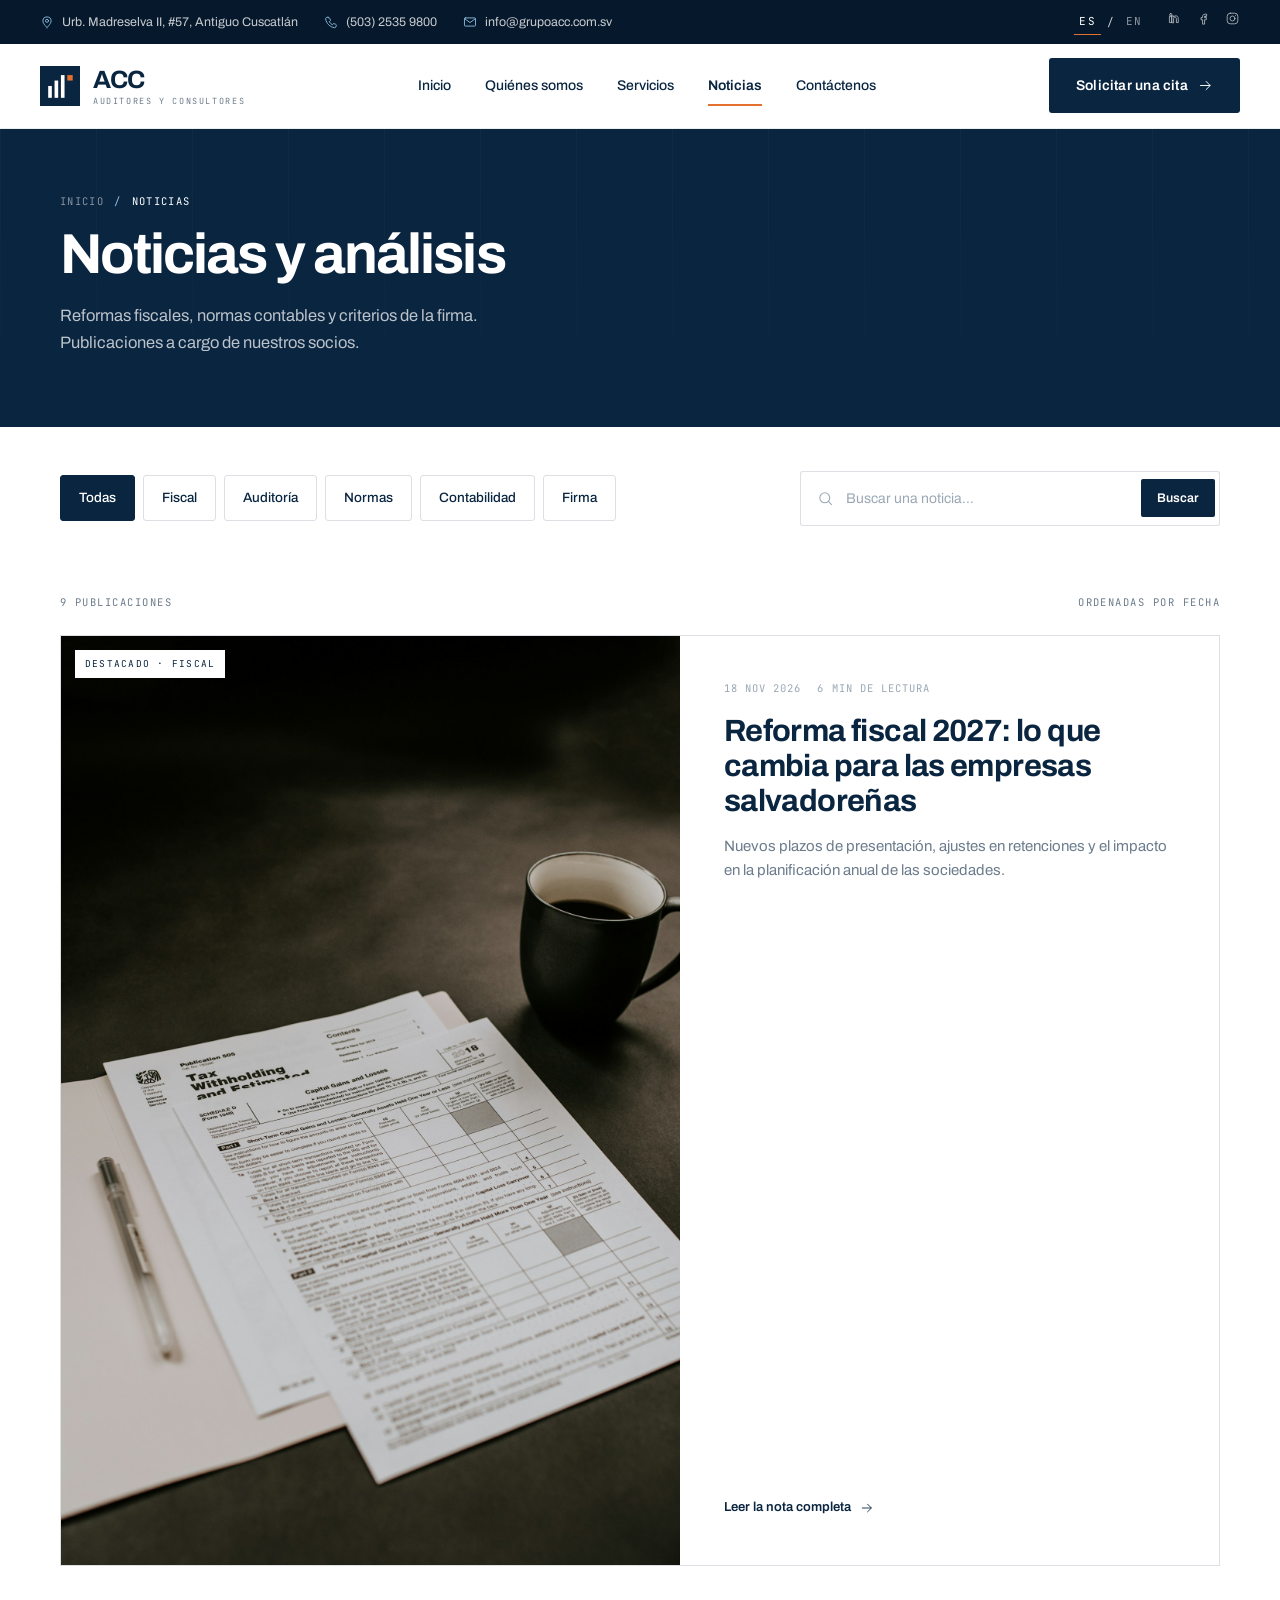
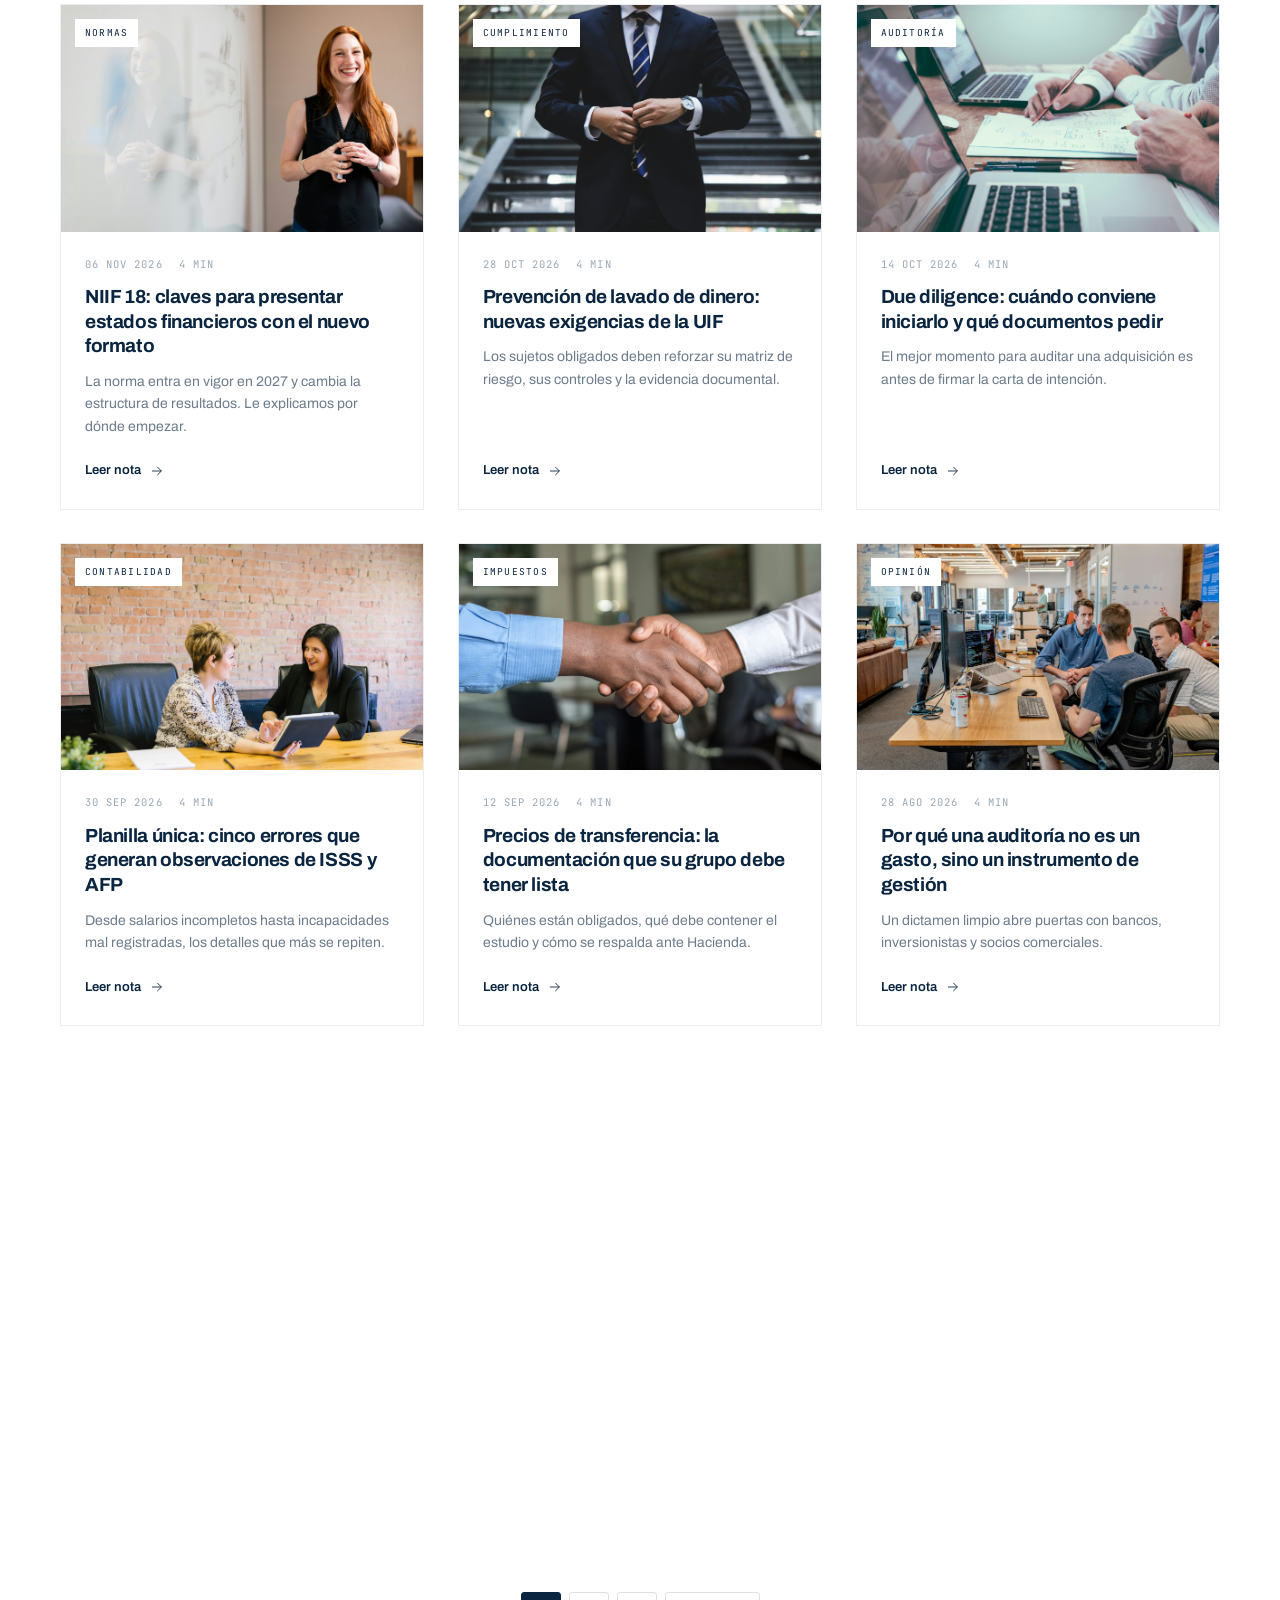
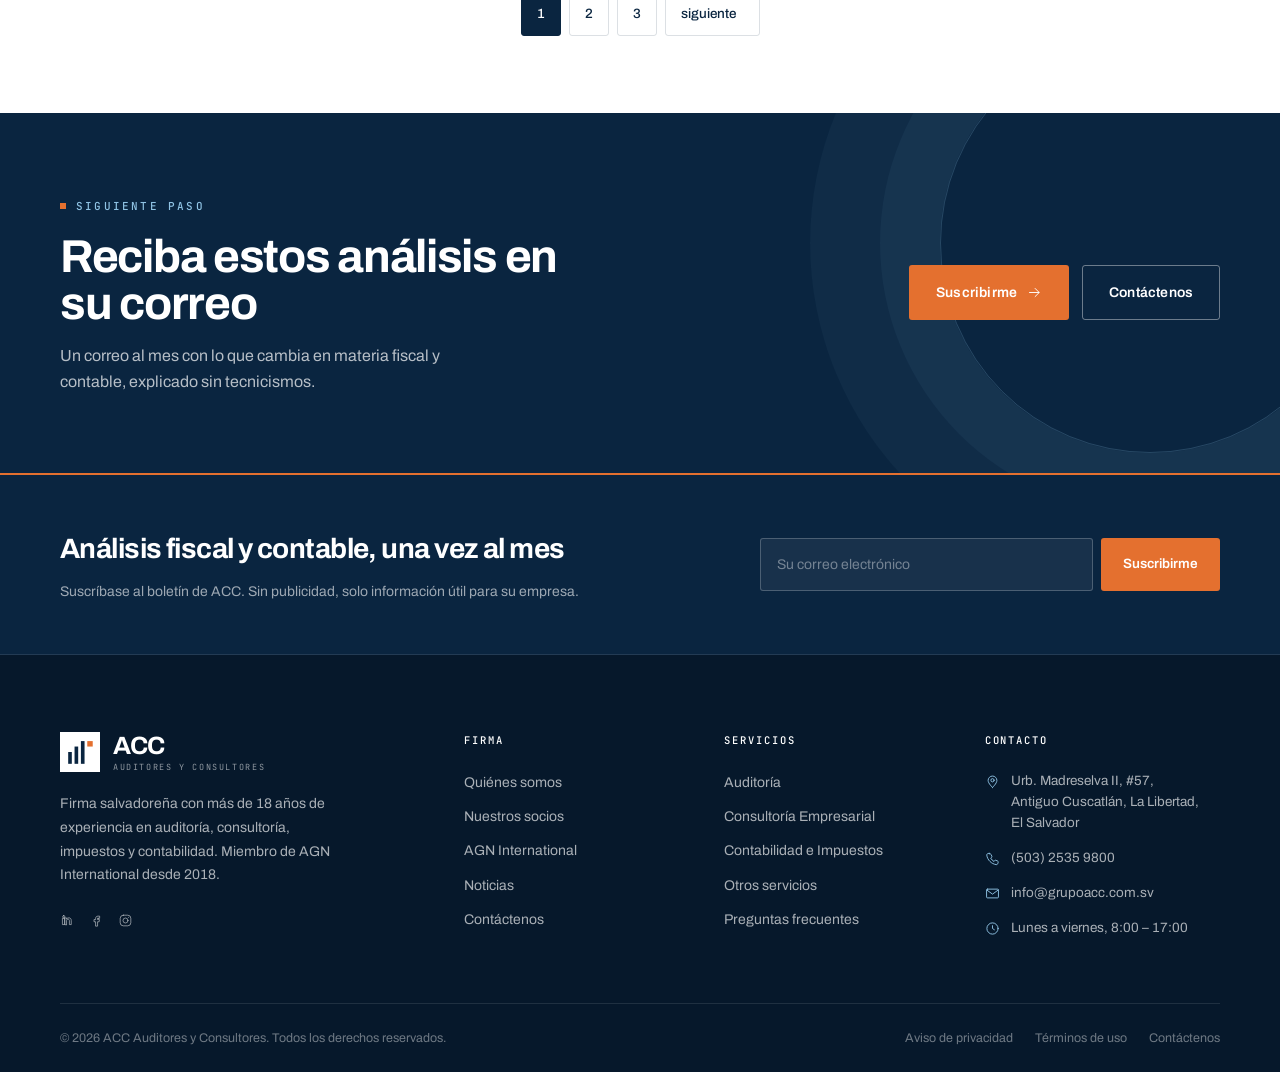
<file: noticias.html>
<!DOCTYPE html>
<html lang="es">
<head>
<meta charset="utf-8">
<meta name="viewport" content="width=device-width, initial-scale=1">
<title>Noticias · ACC</title>
<meta name="description" content="ACC — Auditores y Consultores. Más de 18 años en auditoría, consultoría, impuestos y contabilidad en El Salvador.">
<link rel="stylesheet" href="assets/css/acc.css">
</head>
<body>

<div class="topbar">
  <div class="wrap-wide">
    <div class="topbar__list">
      <a href="contacto.html"><svg class="" viewBox="0 0 24 24" fill="none" stroke="currentColor" stroke-width="1.5" stroke-linecap="round" stroke-linejoin="round" aria-hidden="true"><path d="M12 21.5s7-6.3 7-11.2A7 7 0 0 0 5 10.3c0 4.9 7 11.2 7 11.2Z"/><circle cx="12" cy="10" r="2.6"/></svg> Urb. Madreselva II, #57, Antiguo Cuscatlán</a>
      <a href="tel:+50325359800"><svg class="" viewBox="0 0 24 24" fill="none" stroke="currentColor" stroke-width="1.5" stroke-linecap="round" stroke-linejoin="round" aria-hidden="true"><path d="M6.6 3.5 4 4.4c-.9.3-1.4 1.2-1.2 2.1 1.1 7.9 7.4 14.2 15.3 15.3.9.2 1.8-.3 2.1-1.2l.9-2.6c.3-.8-.1-1.7-.9-2l-3-1.2c-.7-.3-1.5 0-1.9.6l-.9 1.3a13 13 0 0 1-5.3-5.3l1.3-.9c.6-.4.9-1.2.6-1.9l-1.2-3c-.3-.8-1.2-1.2-2-.9Z"/></svg> (503) 2535 9800</a>
      <a href="mailto:info@grupoacc.com.sv"><svg class="" viewBox="0 0 24 24" fill="none" stroke="currentColor" stroke-width="1.5" stroke-linecap="round" stroke-linejoin="round" aria-hidden="true"><rect x="2.5" y="5" width="19" height="14" rx="1.5"/><path d="m3 6.5 9 6.5 9-6.5"/></svg> info@grupoacc.com.sv</a>
    </div>
    <div class="topbar__right">
      <div class="lang" role="group" aria-label="Idioma">
        <button class="is-on" data-lang="es">ES</button><span>/</span><button data-lang="en">EN</button>
      </div>
      <div class="social">
        <a href="#" data-pending aria-label="LinkedIn"><svg class="" viewBox="0 0 24 24" fill="none" stroke="currentColor" stroke-width="1.5" stroke-linecap="round" stroke-linejoin="round" aria-hidden="true"><path d="M4.5 8.5h3v10h-3zM6 4.2a1.8 1.8 0 1 0 0 3.6 1.8 1.8 0 0 0 0-3.6ZM10.5 18.5v-6c0-1.6.9-2.6 2.4-2.6 1.4 0 2.1.9 2.1 2.6v6h3v-6.4c0-3-1.6-4.4-3.9-4.4-1.5 0-2.6.7-3.6 2v-1.9h-3c.05 1.1 0 10 0 10Z"/></svg></a>
        <a href="#" data-pending aria-label="Facebook"><svg class="" viewBox="0 0 24 24" fill="none" stroke="currentColor" stroke-width="1.5" stroke-linecap="round" stroke-linejoin="round" aria-hidden="true"><path d="M14.5 8.5H17V5h-2.5C12 5 10.5 6.6 10.5 9v1.5H8V14h2.5v7h3.2v-7h2.6l.4-3.5h-3V9.2c0-.5.2-.7.8-.7Z"/></svg></a>
        <a href="#" data-pending aria-label="Instagram"><svg class="" viewBox="0 0 24 24" fill="none" stroke="currentColor" stroke-width="1.5" stroke-linecap="round" stroke-linejoin="round" aria-hidden="true"><rect x="3.5" y="3.5" width="17" height="17" rx="5"/><circle cx="12" cy="12" r="4"/><path d="M16.9 7.1h.01"/></svg></a>
      </div>
    </div>
  </div>
</div>

<header class="header">
  <div class="wrap-wide header__inner">
    <a class="brand" href="home.html" aria-label="ACC, inicio">
      <svg class="brand__mark" viewBox="0 0 44 44" aria-hidden="true">
  <rect width="44" height="44" fill="#0A2540"/>
  <rect x="9" y="22" width="4" height="13" fill="#FFFFFF"/>
  <rect x="16" y="16" width="4" height="19" fill="#FFFFFF"/>
  <rect x="23" y="10" width="4" height="25" fill="#FFFFFF"/>
  <rect x="30" y="10" width="6" height="6" fill="#E4702F"/>
</svg>
      <span class="brand__txt">
        <span class="brand__name">ACC</span>
        <span class="brand__sub">Auditores y Consultores</span>
      </span>
    </a>
    <nav class="nav" id="nav"><a href="home.html">Inicio</a><a href="nosotros.html">Quiénes somos</a><a href="servicios.html">Servicios</a><a href="noticias.html" class="is-active">Noticias</a><a href="contacto.html">Contáctenos</a></nav>
    <div class="header__cta">
      <a class="btn btn--navy" href="contacto.html">Solicitar una cita <svg class="" viewBox="0 0 24 24" fill="none" stroke="currentColor" stroke-width="1.5" stroke-linecap="round" stroke-linejoin="round" aria-hidden="true"><path d="M4 12h15M13 5.5l6.5 6.5-6.5 6.5"/></svg></a>
      <button class="icon-btn burger" aria-label="Abrir menú" aria-expanded="false"><svg class="" viewBox="0 0 24 24" fill="none" stroke="currentColor" stroke-width="1.5" stroke-linecap="round" stroke-linejoin="round" aria-hidden="true"><path d="M4 7h16M4 12h16M4 17h16"/></svg></button>
    </div>
  </div>
</header>

<main>

<section class="pagehead">
  <div class="wrap pagehead__in">
    <div>
      <div class="crumbs"><a href="home.html">Inicio</a><span>/</span><span style="color:#fff">Noticias</span></div>
      <h1>Noticias y análisis</h1>
      <p>Reformas fiscales, normas contables y criterios de la firma. Publicaciones a cargo de nuestros socios.</p>
    </div>
    
  </div>
</section>

<section class="section--tight" style="padding-top:clamp(32px,4vw,44px)">
  <div class="wrap" style="display:flex;align-items:center;justify-content:space-between;gap:24px;flex-wrap:wrap">
    <div class="filters">
      <button class="filter is-on">Todas</button>
      <button class="filter">Fiscal</button>
      <button class="filter">Auditoría</button>
      <button class="filter">Normas</button>
      <button class="filter">Contabilidad</button>
      <button class="filter">Firma</button>
    </div>
    <label class="searchbox">
      <svg class="" viewBox="0 0 24 24" fill="none" stroke="currentColor" stroke-width="1.5" stroke-linecap="round" stroke-linejoin="round" aria-hidden="true"><circle cx="11" cy="11" r="7"/><path d="m16.5 16.5 4 4"/></svg>
      <input type="search" placeholder="Buscar una noticia…" data-news-search aria-label="Buscar noticias">
      <button type="button" data-pending>Buscar</button>
    </label>
  </div>
</section>

<section style="padding-bottom:clamp(56px,6vw,88px)">
  <div class="wrap">
    <div style="display:flex;align-items:center;justify-content:space-between;gap:16px;margin:4px 0 24px;font-family:var(--mono);font-size:10.5px;letter-spacing:.14em;text-transform:uppercase;color:var(--gray)">
      <span>9 publicaciones</span><span>Ordenadas por fecha</span>
    </div>
    <a class="post post--feature reveal" href="noticia.html" data-news-item>
      <div class="post__ph"><img src="assets/img/p25.jpg" alt=""><span class="post__cat">Destacado · Fiscal</span></div>
      <div class="post__body">
        <div class="post__meta"><span>18 Nov 2026</span><span>6 min de lectura</span></div>
        <h3>Reforma fiscal 2027: lo que cambia para las empresas salvadoreñas</h3>
        <p style="font-size:15px">Nuevos plazos de presentación, ajustes en retenciones y el impacto en la planificación anual de las sociedades.</p>
        <span class="link-arrow">Leer la nota completa <svg class="" viewBox="0 0 24 24" fill="none" stroke="currentColor" stroke-width="1.5" stroke-linecap="round" stroke-linejoin="round" aria-hidden="true"><path d="M4 12h15M13 5.5l6.5 6.5-6.5 6.5"/></svg></span>
      </div>
    </a>
    <div class="news" style="margin-top:clamp(26px,3vw,38px)"><a class="post reveal" href="noticia.html" data-news-item>
      <div class="post__ph"><img src="assets/img/p24.jpg" alt="" loading="lazy"><span class="post__cat">Normas</span></div>
      <div class="post__body">
        <div class="post__meta"><span>06 Nov 2026</span><span>4 min</span></div>
        <h3>NIIF 18: claves para presentar estados financieros con el nuevo formato</h3>
        <p>La norma entra en vigor en 2027 y cambia la estructura de resultados. Le explicamos por dónde empezar.</p>
        <span class="link-arrow">Leer nota <svg class="" viewBox="0 0 24 24" fill="none" stroke="currentColor" stroke-width="1.5" stroke-linecap="round" stroke-linejoin="round" aria-hidden="true"><path d="M4 12h15M13 5.5l6.5 6.5-6.5 6.5"/></svg></span>
      </div>
    </a><a class="post reveal" href="noticia.html" data-news-item>
      <div class="post__ph"><img src="assets/img/p23.jpg" alt="" loading="lazy"><span class="post__cat">Cumplimiento</span></div>
      <div class="post__body">
        <div class="post__meta"><span>28 Oct 2026</span><span>4 min</span></div>
        <h3>Prevención de lavado de dinero: nuevas exigencias de la UIF</h3>
        <p>Los sujetos obligados deben reforzar su matriz de riesgo, sus controles y la evidencia documental.</p>
        <span class="link-arrow">Leer nota <svg class="" viewBox="0 0 24 24" fill="none" stroke="currentColor" stroke-width="1.5" stroke-linecap="round" stroke-linejoin="round" aria-hidden="true"><path d="M4 12h15M13 5.5l6.5 6.5-6.5 6.5"/></svg></span>
      </div>
    </a><a class="post reveal" href="noticia.html" data-news-item>
      <div class="post__ph"><img src="assets/img/p2.jpg" alt="" loading="lazy"><span class="post__cat">Auditoría</span></div>
      <div class="post__body">
        <div class="post__meta"><span>14 Oct 2026</span><span>4 min</span></div>
        <h3>Due diligence: cuándo conviene iniciarlo y qué documentos pedir</h3>
        <p>El mejor momento para auditar una adquisición es antes de firmar la carta de intención.</p>
        <span class="link-arrow">Leer nota <svg class="" viewBox="0 0 24 24" fill="none" stroke="currentColor" stroke-width="1.5" stroke-linecap="round" stroke-linejoin="round" aria-hidden="true"><path d="M4 12h15M13 5.5l6.5 6.5-6.5 6.5"/></svg></span>
      </div>
    </a><a class="post reveal" href="noticia.html" data-news-item>
      <div class="post__ph"><img src="assets/img/p21.jpg" alt="" loading="lazy"><span class="post__cat">Contabilidad</span></div>
      <div class="post__body">
        <div class="post__meta"><span>30 Sep 2026</span><span>4 min</span></div>
        <h3>Planilla única: cinco errores que generan observaciones de ISSS y AFP</h3>
        <p>Desde salarios incompletos hasta incapacidades mal registradas, los detalles que más se repiten.</p>
        <span class="link-arrow">Leer nota <svg class="" viewBox="0 0 24 24" fill="none" stroke="currentColor" stroke-width="1.5" stroke-linecap="round" stroke-linejoin="round" aria-hidden="true"><path d="M4 12h15M13 5.5l6.5 6.5-6.5 6.5"/></svg></span>
      </div>
    </a><a class="post reveal" href="noticia.html" data-news-item>
      <div class="post__ph"><img src="assets/img/p15.jpg" alt="" loading="lazy"><span class="post__cat">Impuestos</span></div>
      <div class="post__body">
        <div class="post__meta"><span>12 Sep 2026</span><span>4 min</span></div>
        <h3>Precios de transferencia: la documentación que su grupo debe tener lista</h3>
        <p>Quiénes están obligados, qué debe contener el estudio y cómo se respalda ante Hacienda.</p>
        <span class="link-arrow">Leer nota <svg class="" viewBox="0 0 24 24" fill="none" stroke="currentColor" stroke-width="1.5" stroke-linecap="round" stroke-linejoin="round" aria-hidden="true"><path d="M4 12h15M13 5.5l6.5 6.5-6.5 6.5"/></svg></span>
      </div>
    </a><a class="post reveal" href="noticia.html" data-news-item>
      <div class="post__ph"><img src="assets/img/p6.jpg" alt="" loading="lazy"><span class="post__cat">Opinión</span></div>
      <div class="post__body">
        <div class="post__meta"><span>28 Ago 2026</span><span>4 min</span></div>
        <h3>Por qué una auditoría no es un gasto, sino un instrumento de gestión</h3>
        <p>Un dictamen limpio abre puertas con bancos, inversionistas y socios comerciales.</p>
        <span class="link-arrow">Leer nota <svg class="" viewBox="0 0 24 24" fill="none" stroke="currentColor" stroke-width="1.5" stroke-linecap="round" stroke-linejoin="round" aria-hidden="true"><path d="M4 12h15M13 5.5l6.5 6.5-6.5 6.5"/></svg></span>
      </div>
    </a><a class="post reveal" href="noticia.html" data-news-item>
      <div class="post__ph"><img src="assets/img/p27.jpg" alt="" loading="lazy"><span class="post__cat">Firma</span></div>
      <div class="post__body">
        <div class="post__meta"><span>10 Ago 2026</span><span>4 min</span></div>
        <h3>ACC participa en la reunión regional de AGN International</h3>
        <p>Nuestro equipo compartió experiencias sobre transformación digital en firmas de auditoría.</p>
        <span class="link-arrow">Leer nota <svg class="" viewBox="0 0 24 24" fill="none" stroke="currentColor" stroke-width="1.5" stroke-linecap="round" stroke-linejoin="round" aria-hidden="true"><path d="M4 12h15M13 5.5l6.5 6.5-6.5 6.5"/></svg></span>
      </div>
    </a><a class="post reveal" href="noticia.html" data-news-item>
      <div class="post__ph"><img src="assets/img/p18.jpg" alt="" loading="lazy"><span class="post__cat">Auditoría</span></div>
      <div class="post__body">
        <div class="post__meta"><span>24 Jul 2026</span><span>4 min</span></div>
        <h3>Auditoría interna: cómo priorizar los riesgos que realmente importan</h3>
        <p>Una matriz de riesgo bien construida evita auditar por costumbre y concentra el esfuerzo donde hay exposición.</p>
        <span class="link-arrow">Leer nota <svg class="" viewBox="0 0 24 24" fill="none" stroke="currentColor" stroke-width="1.5" stroke-linecap="round" stroke-linejoin="round" aria-hidden="true"><path d="M4 12h15M13 5.5l6.5 6.5-6.5 6.5"/></svg></span>
      </div>
    </a></div>
    <div class="empty" data-news-empty style="padding:70px 0">No encontramos noticias con ese término. Intente con “NIIF”, “planilla” o “auditoría”.</div>

    <div style="display:flex;justify-content:center;gap:8px;margin-top:52px">
      <button class="filter is-on" style="padding:10px 15px">1</button>
      <button class="filter" style="padding:10px 15px">2</button>
      <button class="filter" style="padding:10px 15px">3</button>
      <button class="filter" style="padding:10px 15px" data-pending>siguiente <svg class="" viewBox="0 0 24 24" fill="none" stroke="currentColor" stroke-width="1.5" stroke-linecap="round" stroke-linejoin="round" aria-hidden="true"><path d="M4 12h15M13 5.5l6.5 6.5-6.5 6.5"/></svg></button>
    </div>
  </div>
</section>

<section class="cta">
  <div class="wrap cta__in">
    <div>
      <span class="eyebrow" style="color:var(--sky)">Siguiente paso</span>
      <h2 class="h2" style="margin-top:16px">Reciba estos análisis en su correo</h2>
      <p>Un correo al mes con lo que cambia en materia fiscal y contable, explicado sin tecnicismos.</p>
    </div>
    <div class="cta__actions">
      <a class="btn btn--primary" href="#">Suscribirme <svg class="" viewBox="0 0 24 24" fill="none" stroke="currentColor" stroke-width="1.5" stroke-linecap="round" stroke-linejoin="round" aria-hidden="true"><path d="M4 12h15M13 5.5l6.5 6.5-6.5 6.5"/></svg></a>
      <a class="btn btn--ghost" href="contacto.html">Contáctenos</a>
    </div>
  </div>
</section>

</main>

<section class="newsletter">
  <div class="wrap newsletter__in">
    <div>
      <h3>Análisis fiscal y contable, una vez al mes</h3>
      <p>Suscríbase al boletín de ACC. Sin publicidad, solo información útil para su empresa.</p>
    </div>
    <form class="nl-form" novalidate>
      <input type="email" placeholder="Su correo electrónico" aria-label="Correo electrónico" required>
      <button type="submit">Suscribirme</button>
    </form>
  </div>
</section>

<footer class="footer">
  <div class="wrap">
    <div class="footer__grid">
      <div class="footer__about">
        <a class="brand" href="home.html" aria-label="ACC, inicio">
          <svg class="brand__mark" viewBox="0 0 44 44" aria-hidden="true">
  <rect width="44" height="44" fill="#FFFFFF"/>
  <rect x="9" y="22" width="4" height="13" fill="#0A2540"/>
  <rect x="16" y="16" width="4" height="19" fill="#0A2540"/>
  <rect x="23" y="10" width="4" height="25" fill="#0A2540"/>
  <rect x="30" y="10" width="6" height="6" fill="#E4702F"/>
</svg>
          <span class="brand__txt">
            <span class="brand__name" style="color:#fff">ACC</span>
            <span class="brand__sub" style="color:rgba(255,255,255,.55)">Auditores y Consultores</span>
          </span>
        </a>
        <p>Firma salvadoreña con más de 18 años de experiencia en auditoría, consultoría, impuestos y contabilidad. Miembro de AGN International desde 2018.</p>
        <div class="social">
          <a href="#" data-pending aria-label="LinkedIn"><svg class="" viewBox="0 0 24 24" fill="none" stroke="currentColor" stroke-width="1.5" stroke-linecap="round" stroke-linejoin="round" aria-hidden="true"><path d="M4.5 8.5h3v10h-3zM6 4.2a1.8 1.8 0 1 0 0 3.6 1.8 1.8 0 0 0 0-3.6ZM10.5 18.5v-6c0-1.6.9-2.6 2.4-2.6 1.4 0 2.1.9 2.1 2.6v6h3v-6.4c0-3-1.6-4.4-3.9-4.4-1.5 0-2.6.7-3.6 2v-1.9h-3c.05 1.1 0 10 0 10Z"/></svg></a>
          <a href="#" data-pending aria-label="Facebook"><svg class="" viewBox="0 0 24 24" fill="none" stroke="currentColor" stroke-width="1.5" stroke-linecap="round" stroke-linejoin="round" aria-hidden="true"><path d="M14.5 8.5H17V5h-2.5C12 5 10.5 6.6 10.5 9v1.5H8V14h2.5v7h3.2v-7h2.6l.4-3.5h-3V9.2c0-.5.2-.7.8-.7Z"/></svg></a>
          <a href="#" data-pending aria-label="Instagram"><svg class="" viewBox="0 0 24 24" fill="none" stroke="currentColor" stroke-width="1.5" stroke-linecap="round" stroke-linejoin="round" aria-hidden="true"><rect x="3.5" y="3.5" width="17" height="17" rx="5"/><circle cx="12" cy="12" r="4"/><path d="M16.9 7.1h.01"/></svg></a>
        </div>
      </div>
      <div>
        <h4>Firma</h4>
        <ul class="footer__list">
          <li><a href="nosotros.html">Quiénes somos</a></li>
          <li><a href="nosotros.html#profesionales">Nuestros socios</a></li>
          <li><a href="agn.html">AGN International</a></li>
          <li><a href="noticias.html">Noticias</a></li>
          <li><a href="contacto.html">Contáctenos</a></li>
        </ul>
      </div>
      <div>
        <h4>Servicios</h4>
        <ul class="footer__list">
          <li><a href="servicios.html#auditoria">Auditoría</a></li>
          <li><a href="servicios.html#consultoria">Consultoría Empresarial</a></li>
          <li><a href="servicios.html#contabilidad">Contabilidad e Impuestos</a></li>
          <li><a href="servicios.html#otros">Otros servicios</a></li>
          <li><a href="servicios.html#faq">Preguntas frecuentes</a></li>
        </ul>
      </div>
      <div>
        <h4>Contacto</h4>
        <ul class="footer__contact">
          <li><svg class="" viewBox="0 0 24 24" fill="none" stroke="currentColor" stroke-width="1.5" stroke-linecap="round" stroke-linejoin="round" aria-hidden="true"><path d="M12 21.5s7-6.3 7-11.2A7 7 0 0 0 5 10.3c0 4.9 7 11.2 7 11.2Z"/><circle cx="12" cy="10" r="2.6"/></svg><span>Urb. Madreselva II, #57,<br>Antiguo Cuscatlán, La Libertad,<br>El Salvador</span></li>
          <li><svg class="" viewBox="0 0 24 24" fill="none" stroke="currentColor" stroke-width="1.5" stroke-linecap="round" stroke-linejoin="round" aria-hidden="true"><path d="M6.6 3.5 4 4.4c-.9.3-1.4 1.2-1.2 2.1 1.1 7.9 7.4 14.2 15.3 15.3.9.2 1.8-.3 2.1-1.2l.9-2.6c.3-.8-.1-1.7-.9-2l-3-1.2c-.7-.3-1.5 0-1.9.6l-.9 1.3a13 13 0 0 1-5.3-5.3l1.3-.9c.6-.4.9-1.2.6-1.9l-1.2-3c-.3-.8-1.2-1.2-2-.9Z"/></svg><a href="tel:+50325359800">(503) 2535 9800</a></li>
          <li><svg class="" viewBox="0 0 24 24" fill="none" stroke="currentColor" stroke-width="1.5" stroke-linecap="round" stroke-linejoin="round" aria-hidden="true"><rect x="2.5" y="5" width="19" height="14" rx="1.5"/><path d="m3 6.5 9 6.5 9-6.5"/></svg><a href="mailto:info@grupoacc.com.sv">info@grupoacc.com.sv</a></li>
          <li><svg class="" viewBox="0 0 24 24" fill="none" stroke="currentColor" stroke-width="1.5" stroke-linecap="round" stroke-linejoin="round" aria-hidden="true"><circle cx="12" cy="12" r="9"/><path d="M12 7.5V12l3 2"/></svg><span>Lunes a viernes, 8:00 – 17:00</span></li>
        </ul>
      </div>
    </div>
    <div class="footer__bottom">
      <span>© <span data-year>2026</span> ACC Auditores y Consultores. Todos los derechos reservados.</span>
      <nav>
        <a href="#" data-pending>Aviso de privacidad</a>
        <a href="#" data-pending>Términos de uso</a>
        <a href="contacto.html">Contáctenos</a>
      </nav>
    </div>
  </div>
</footer>

<script src="assets/js/acc.js"></script>
</body>
</html>
</file>
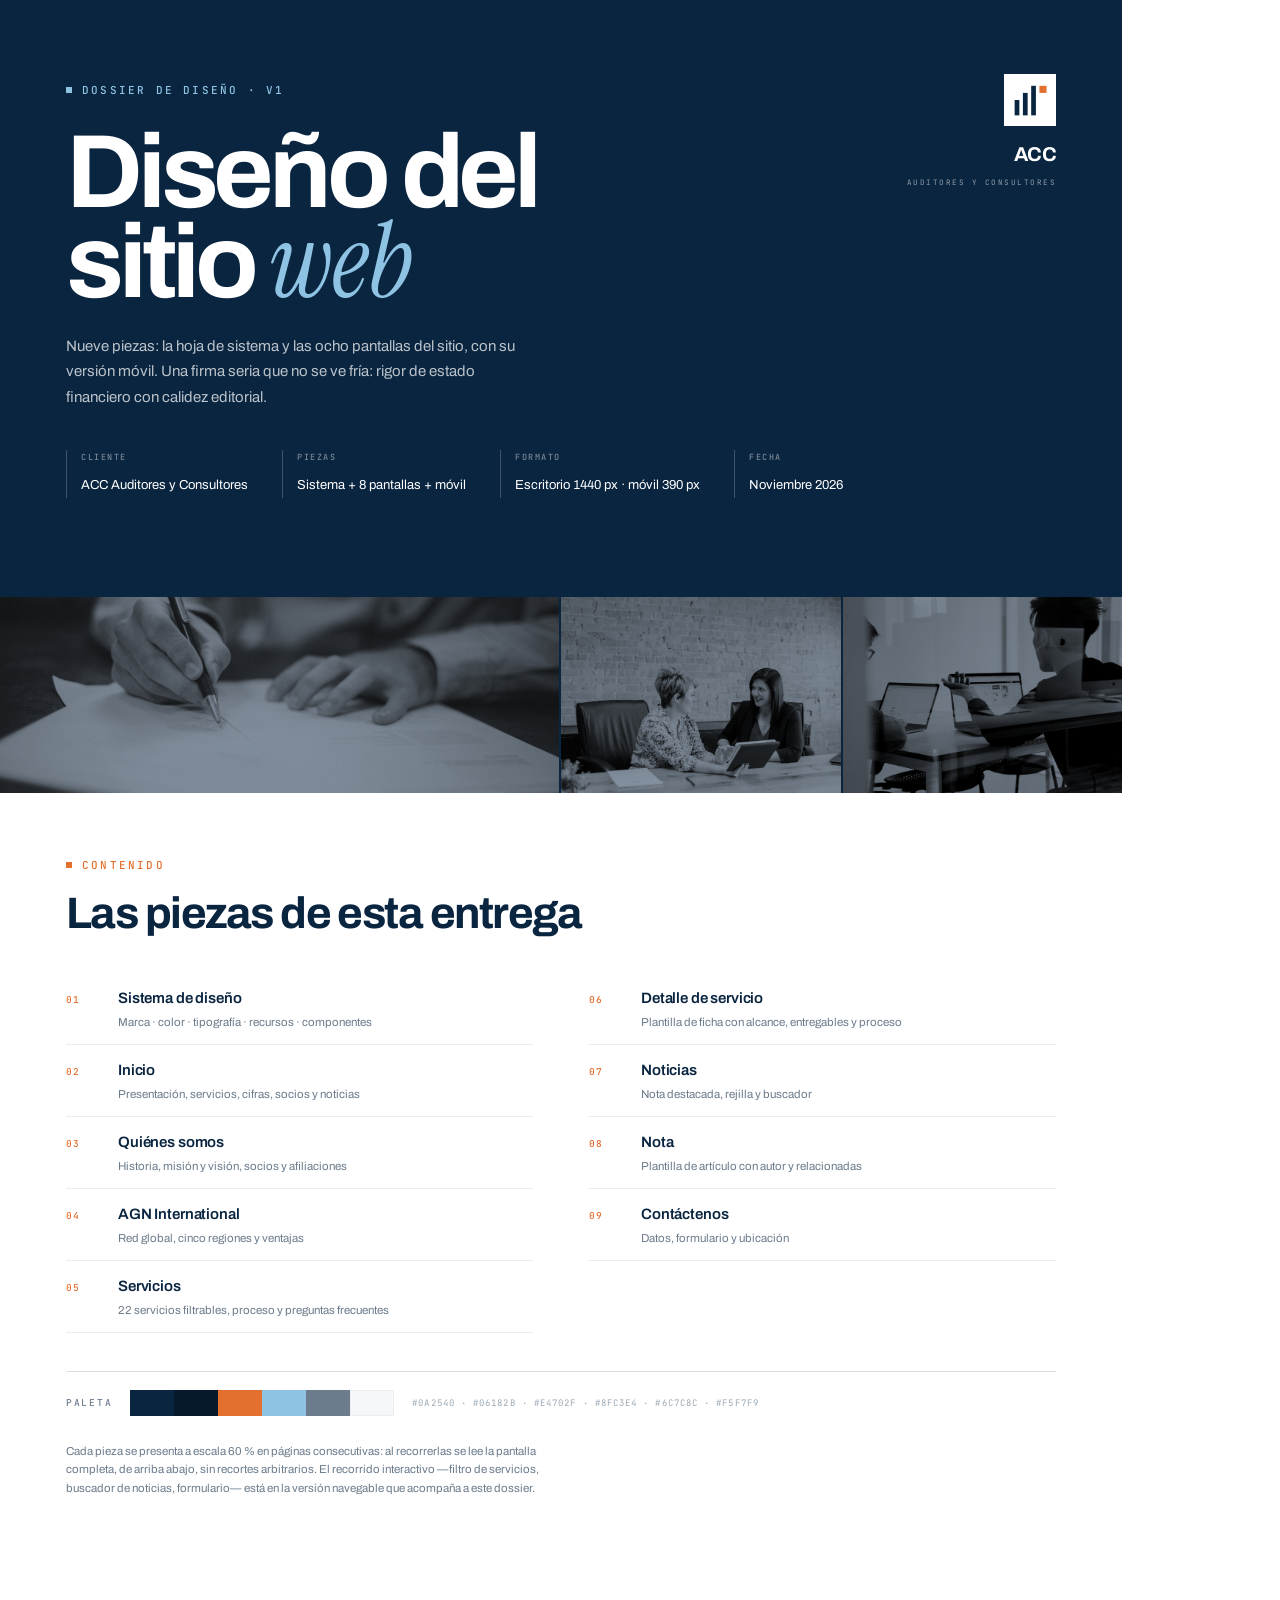
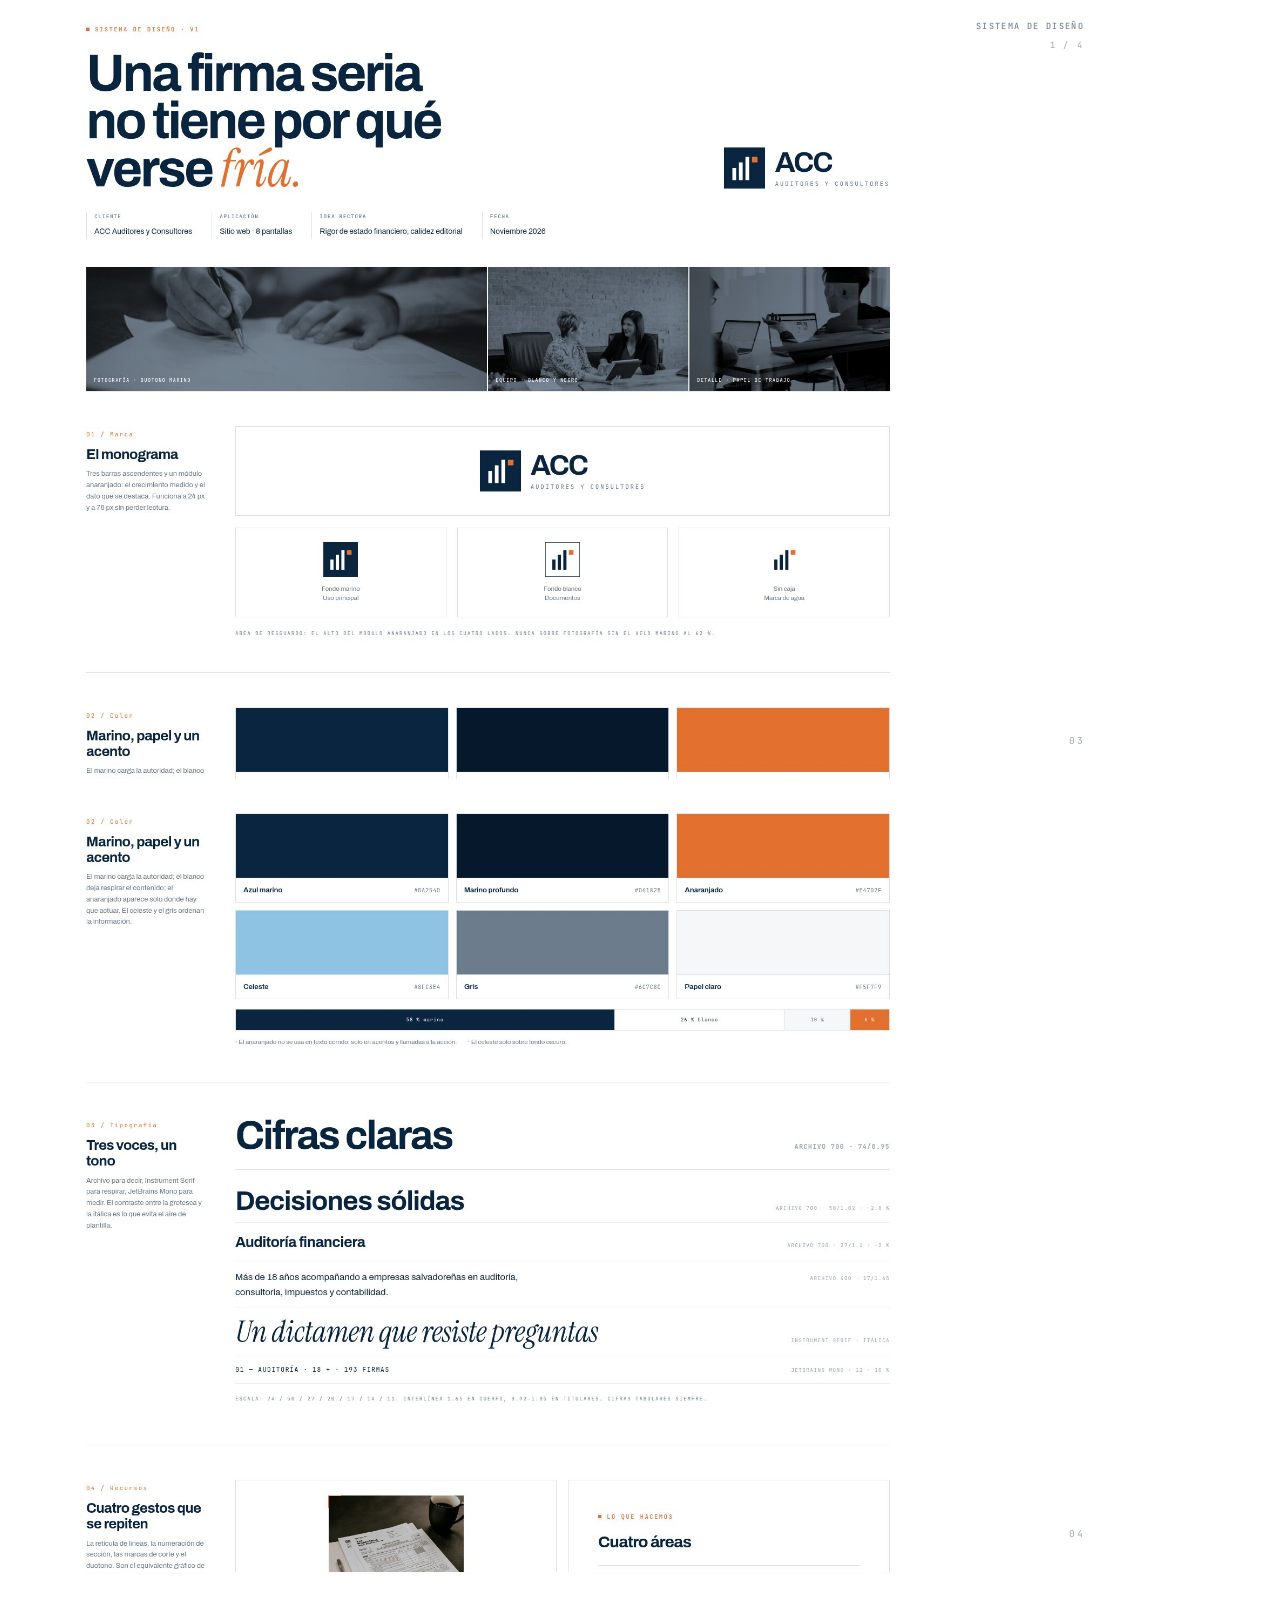
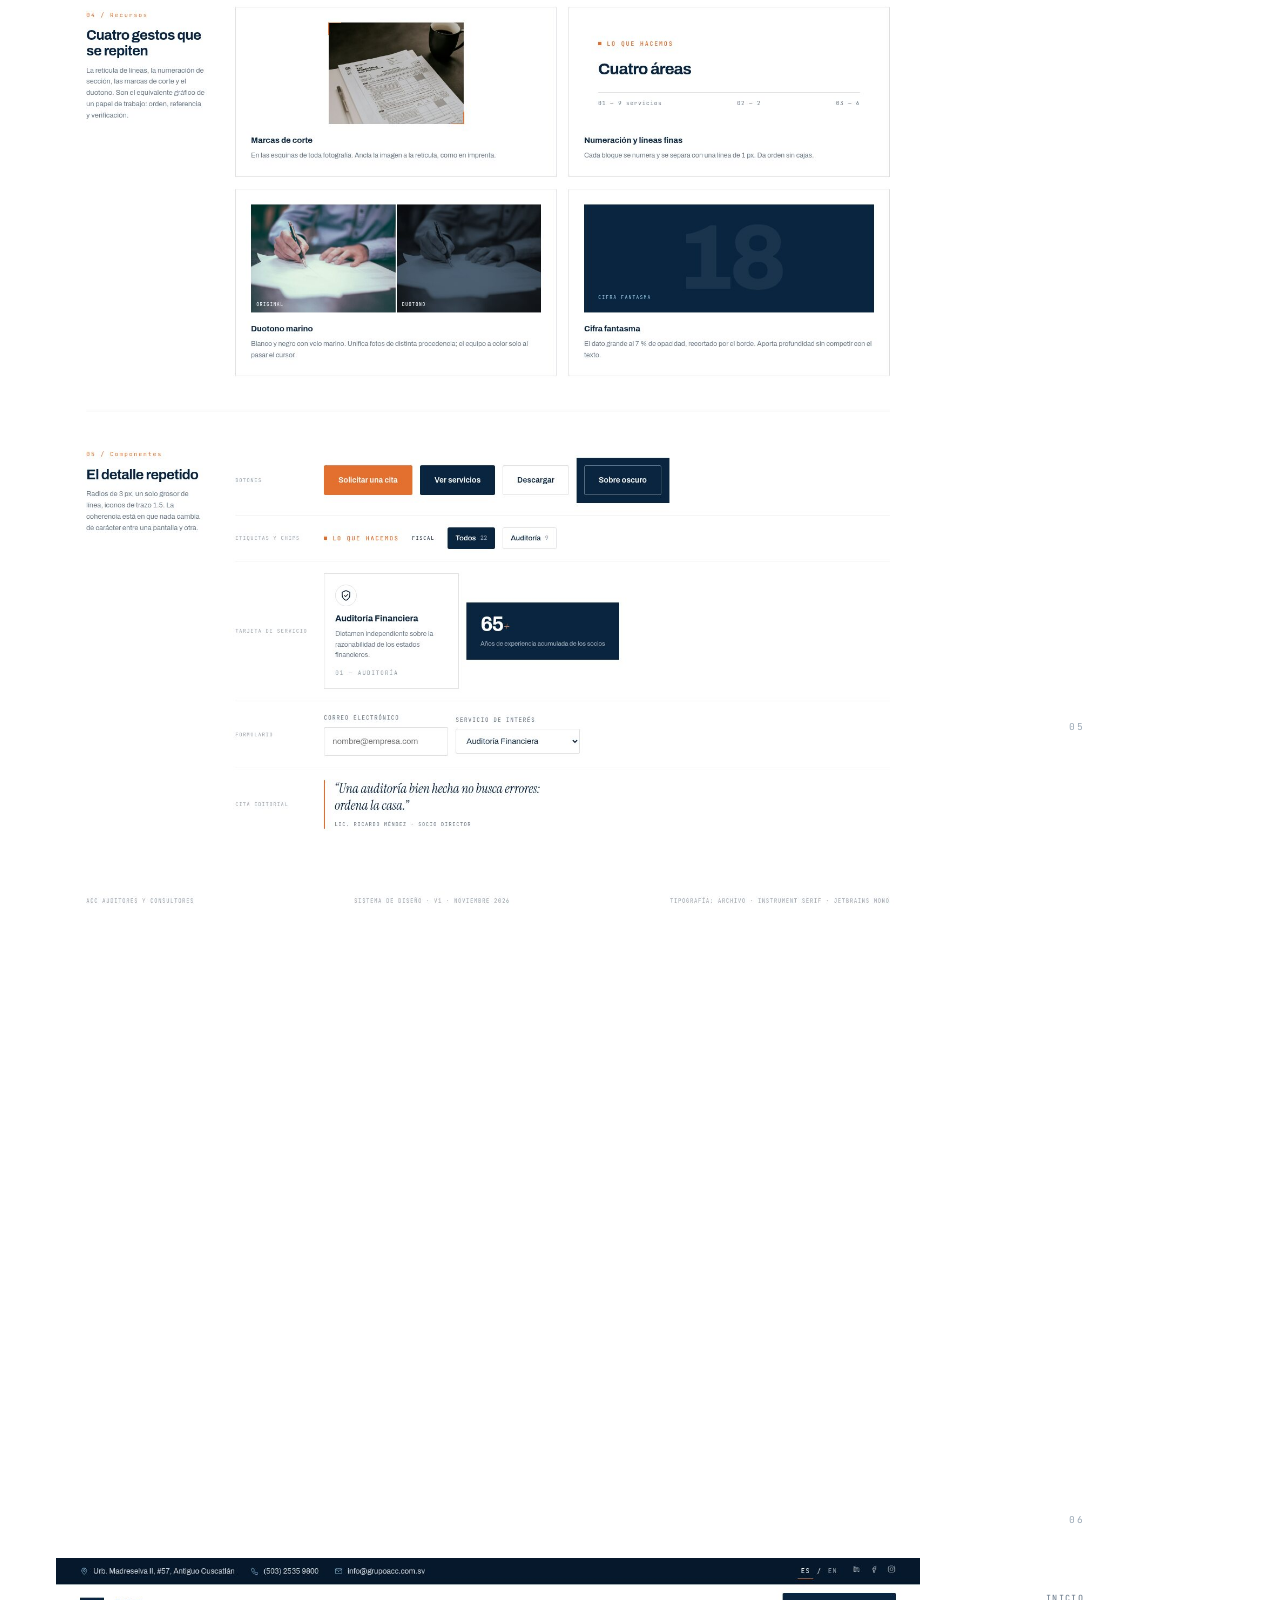
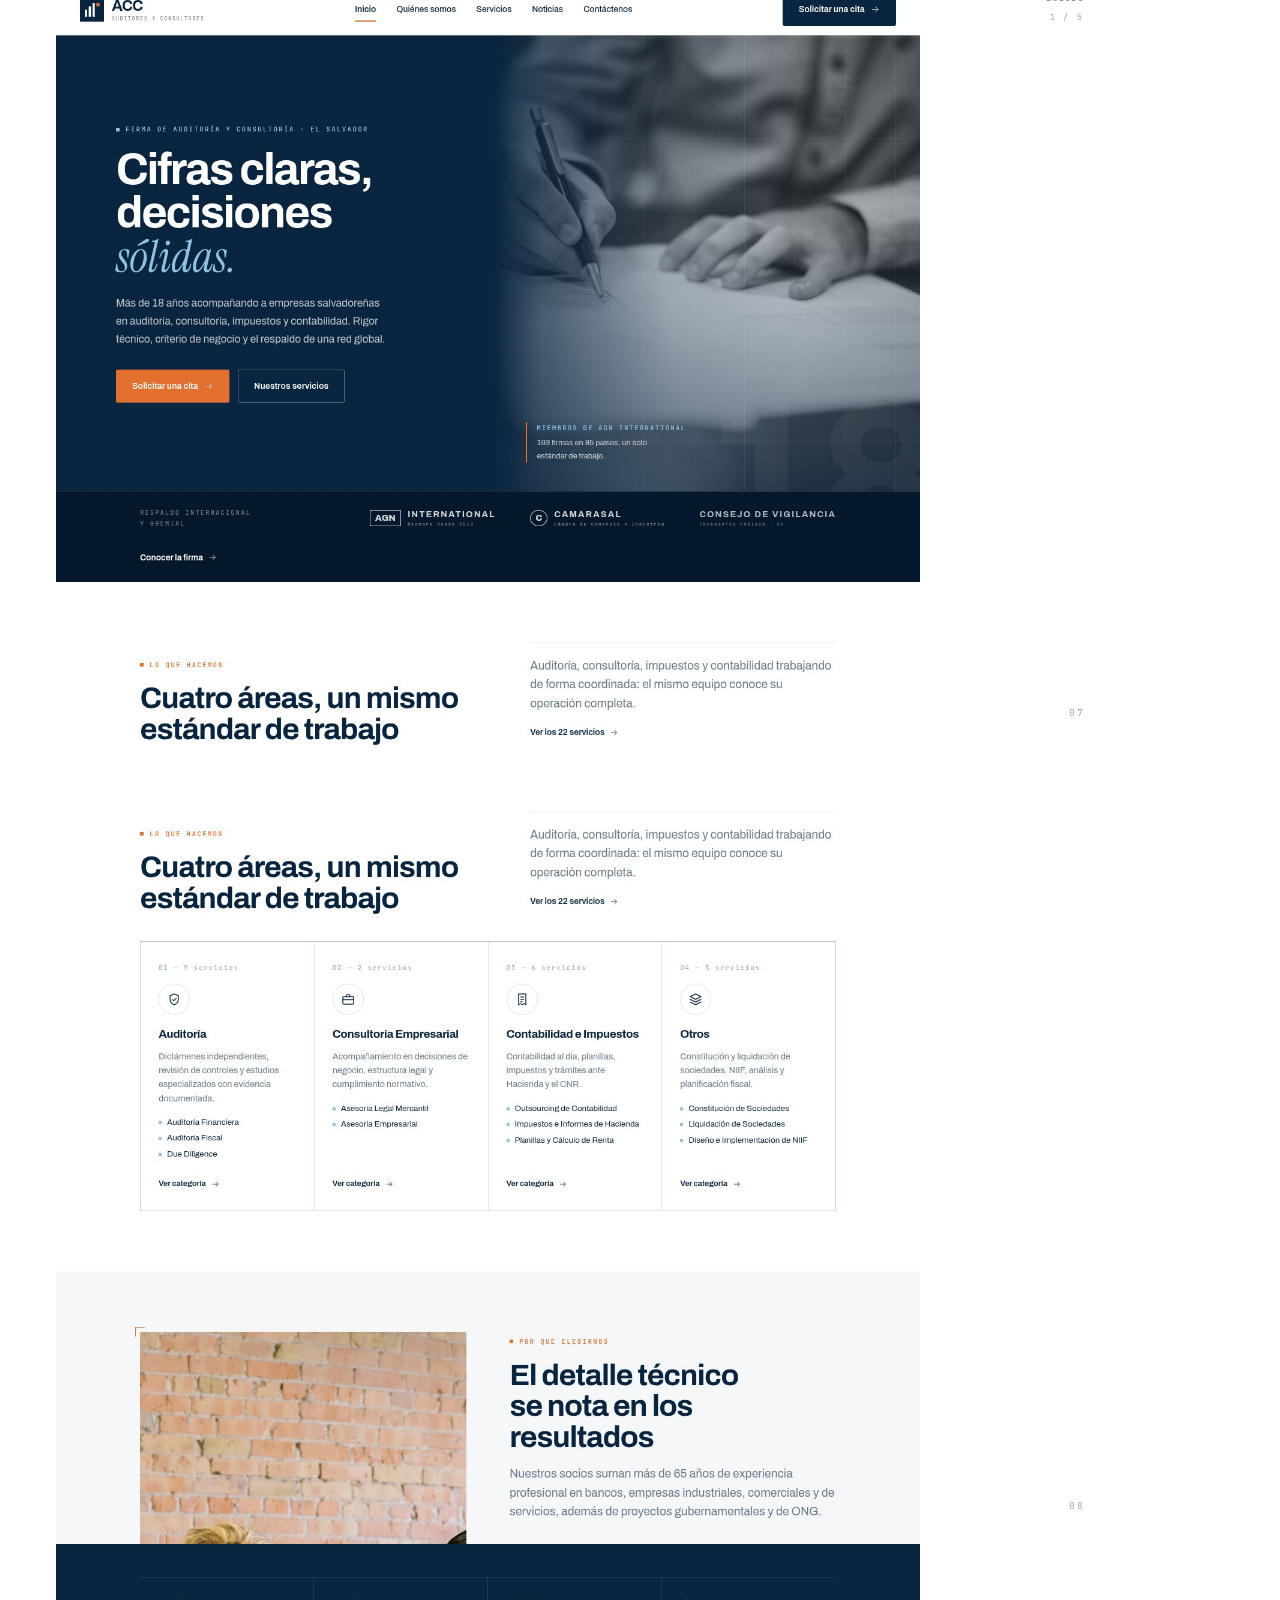
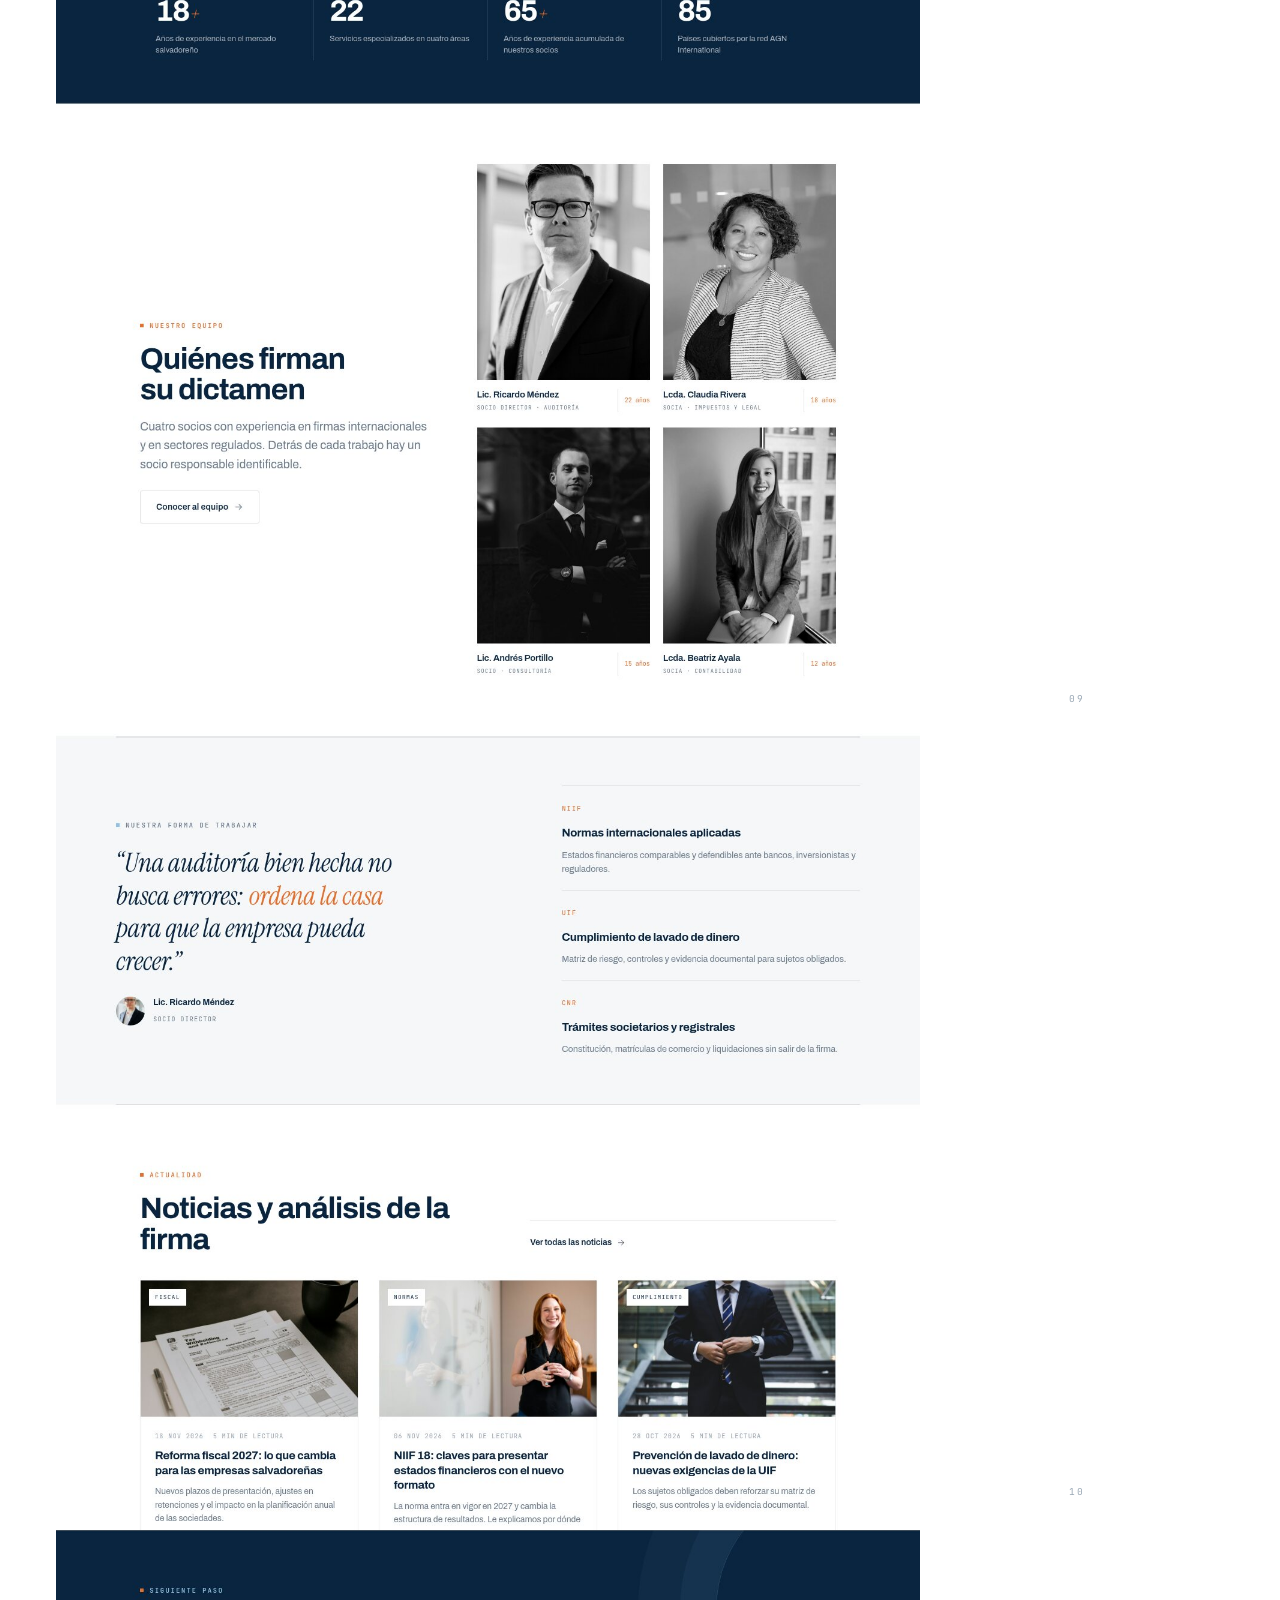
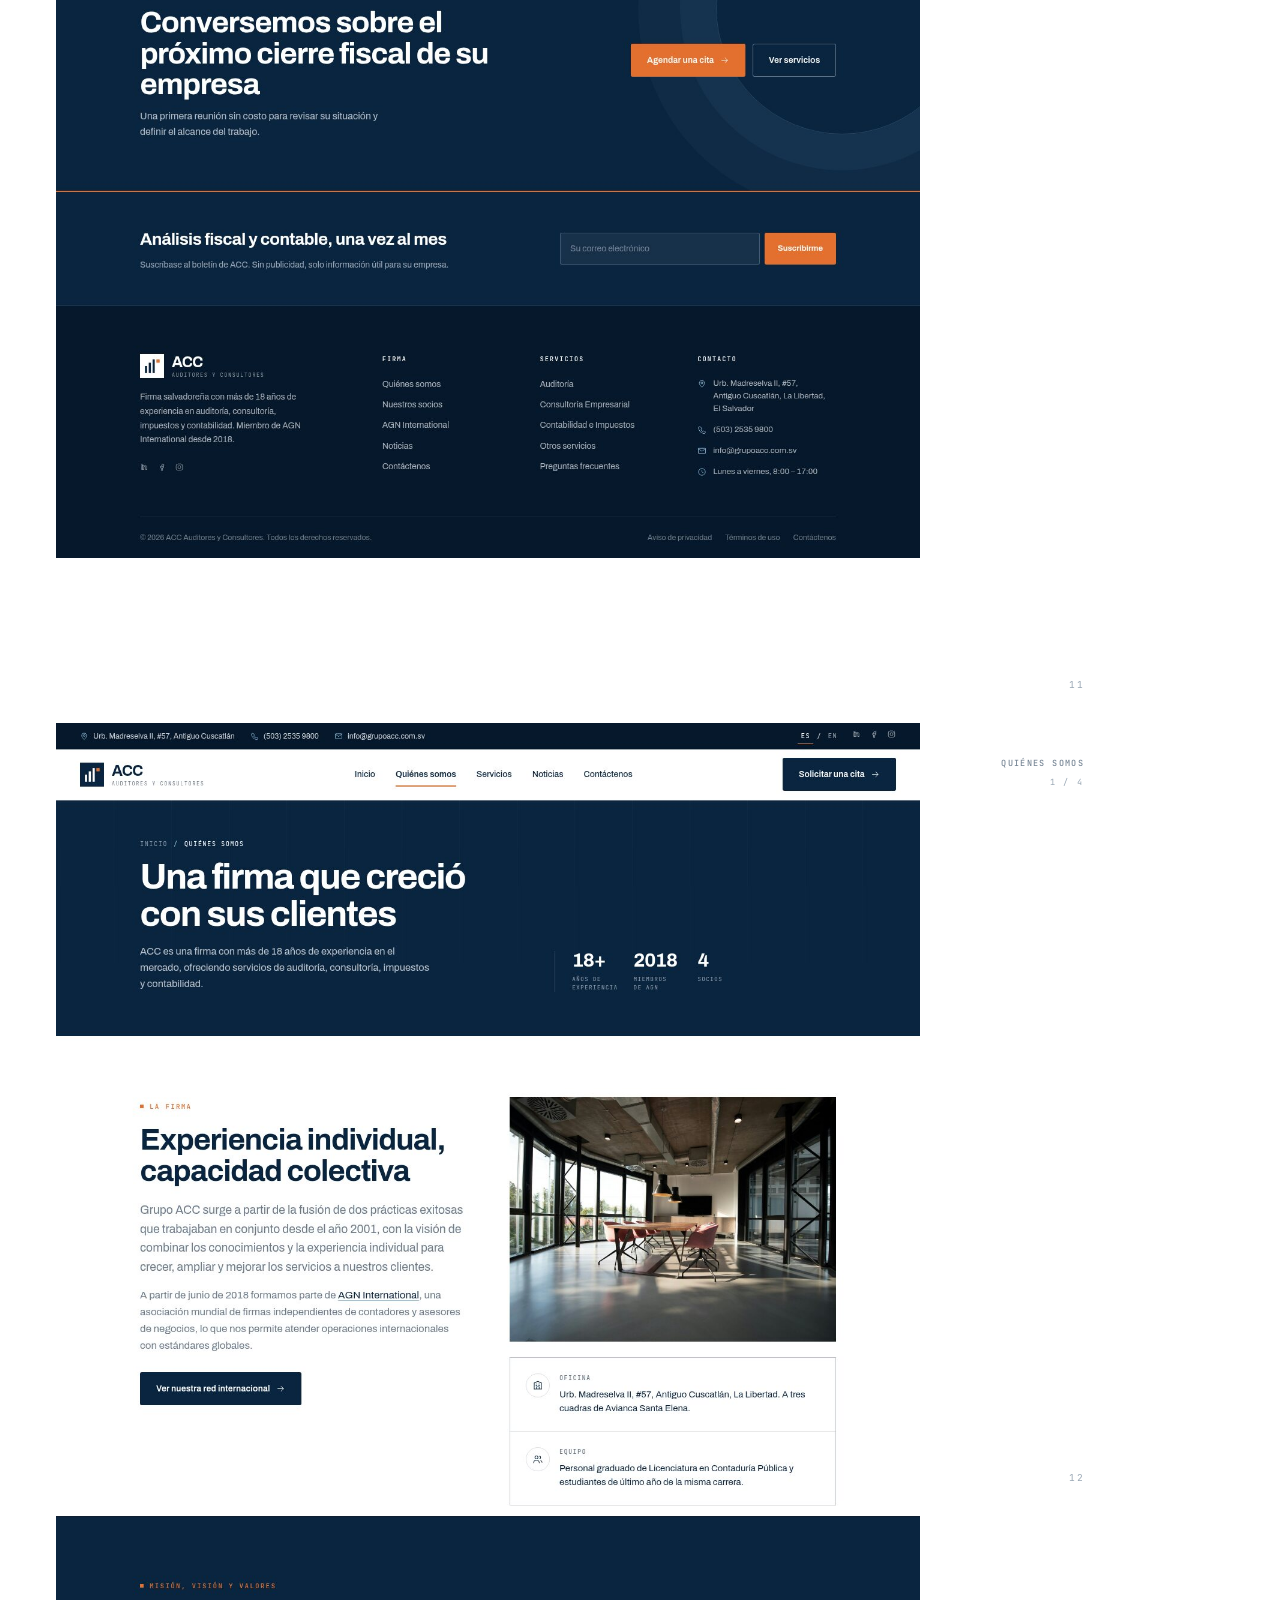
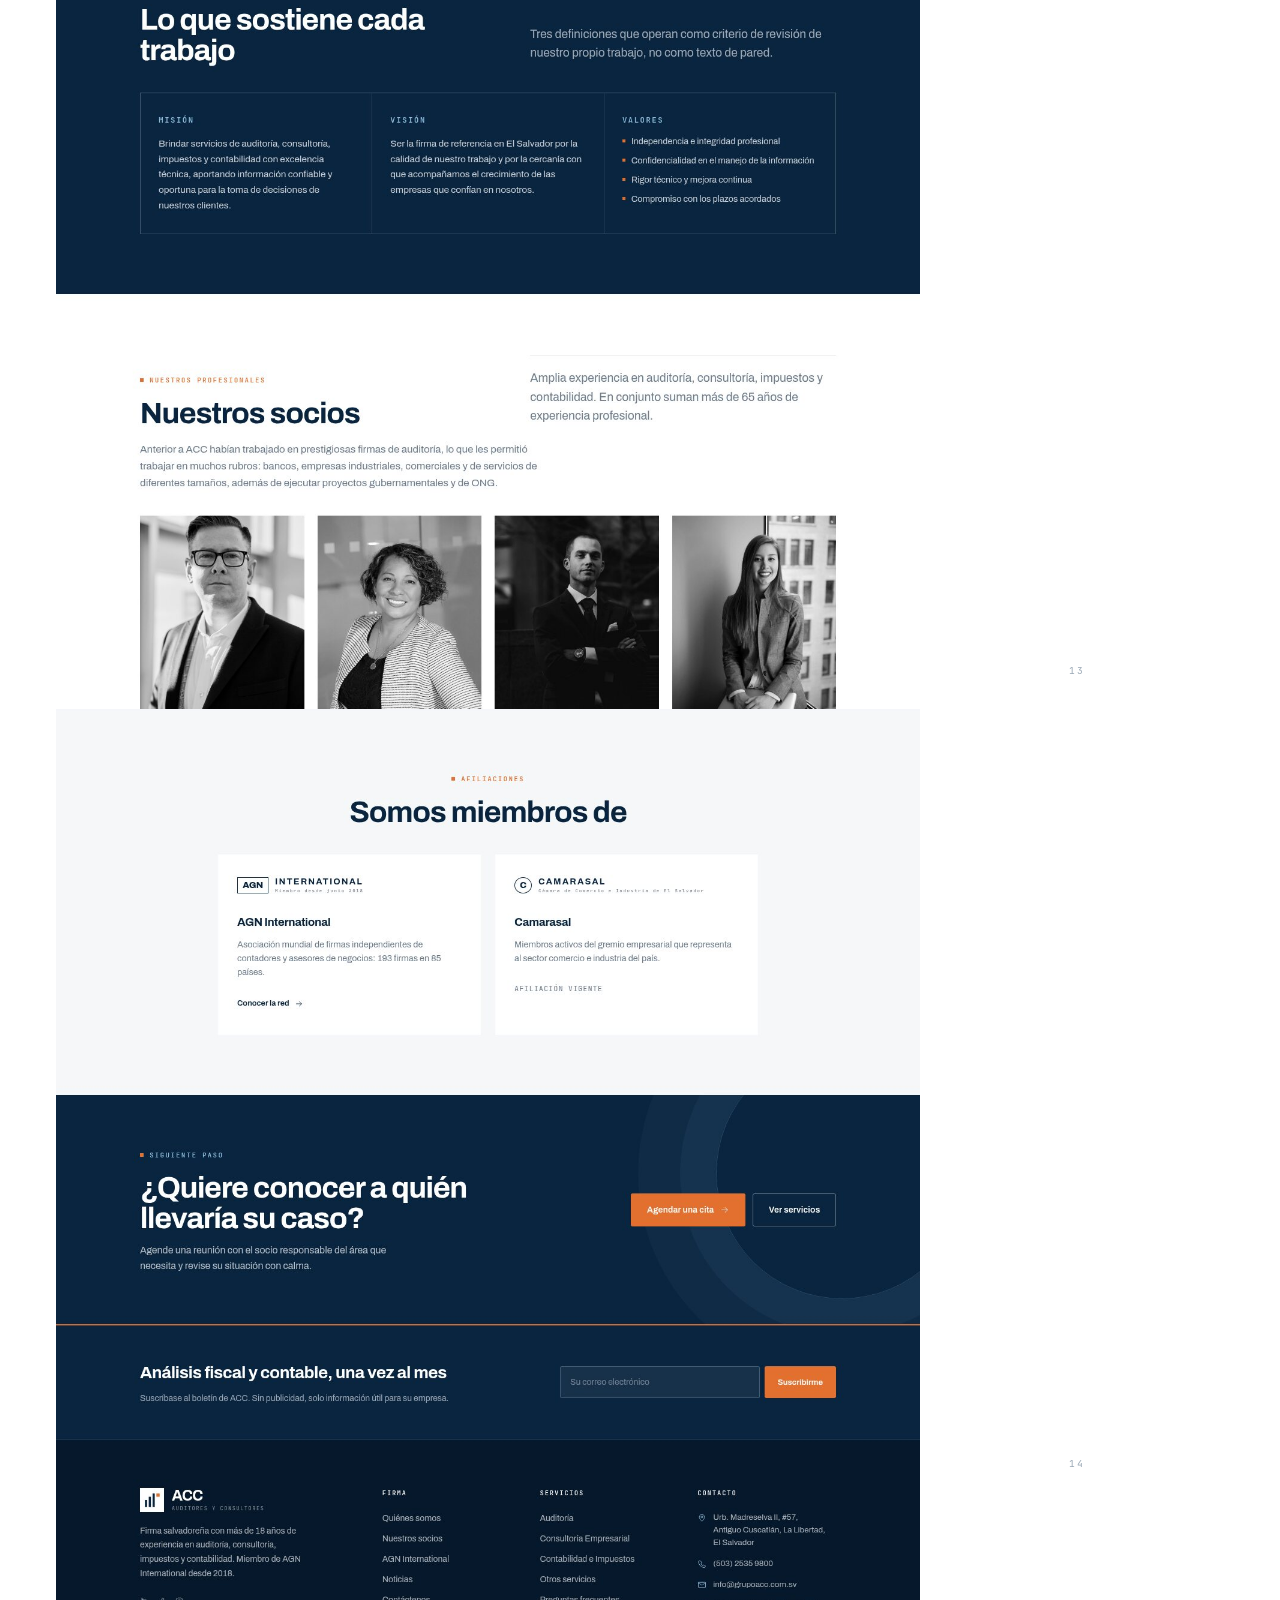
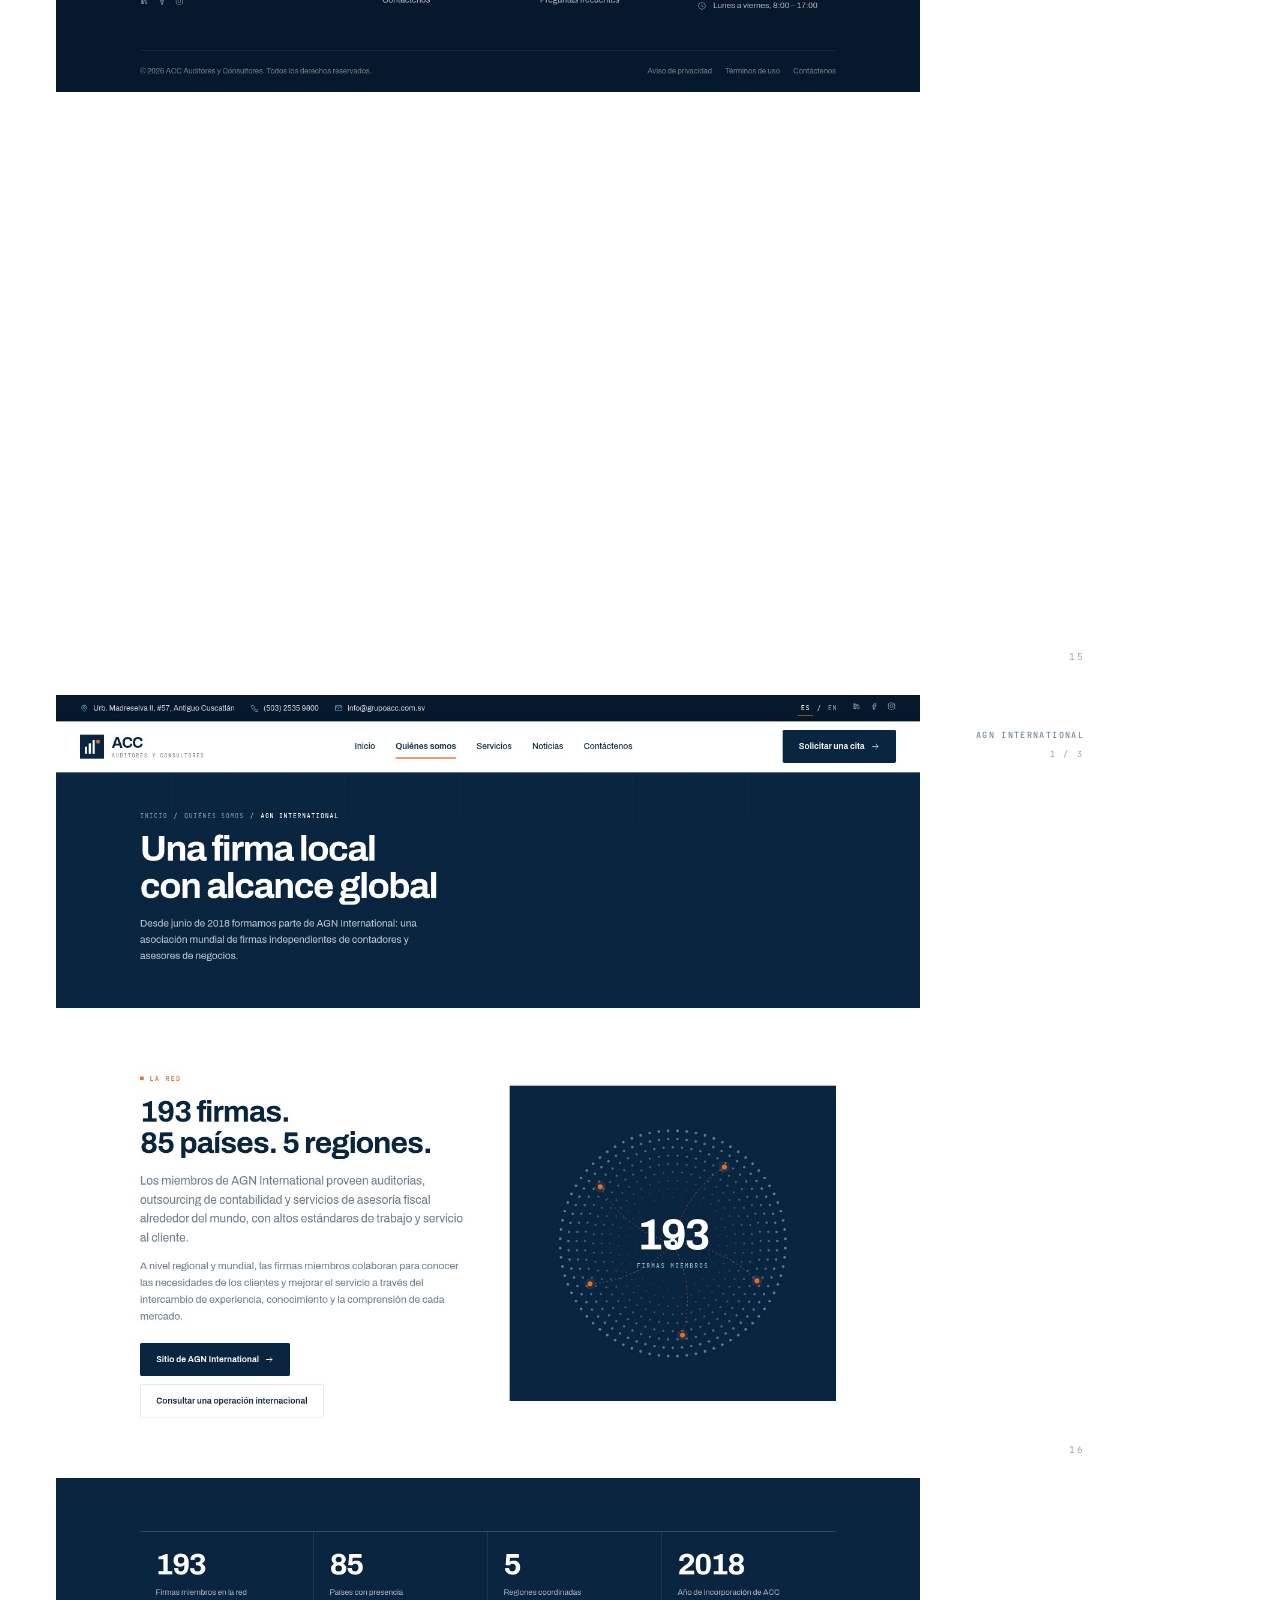
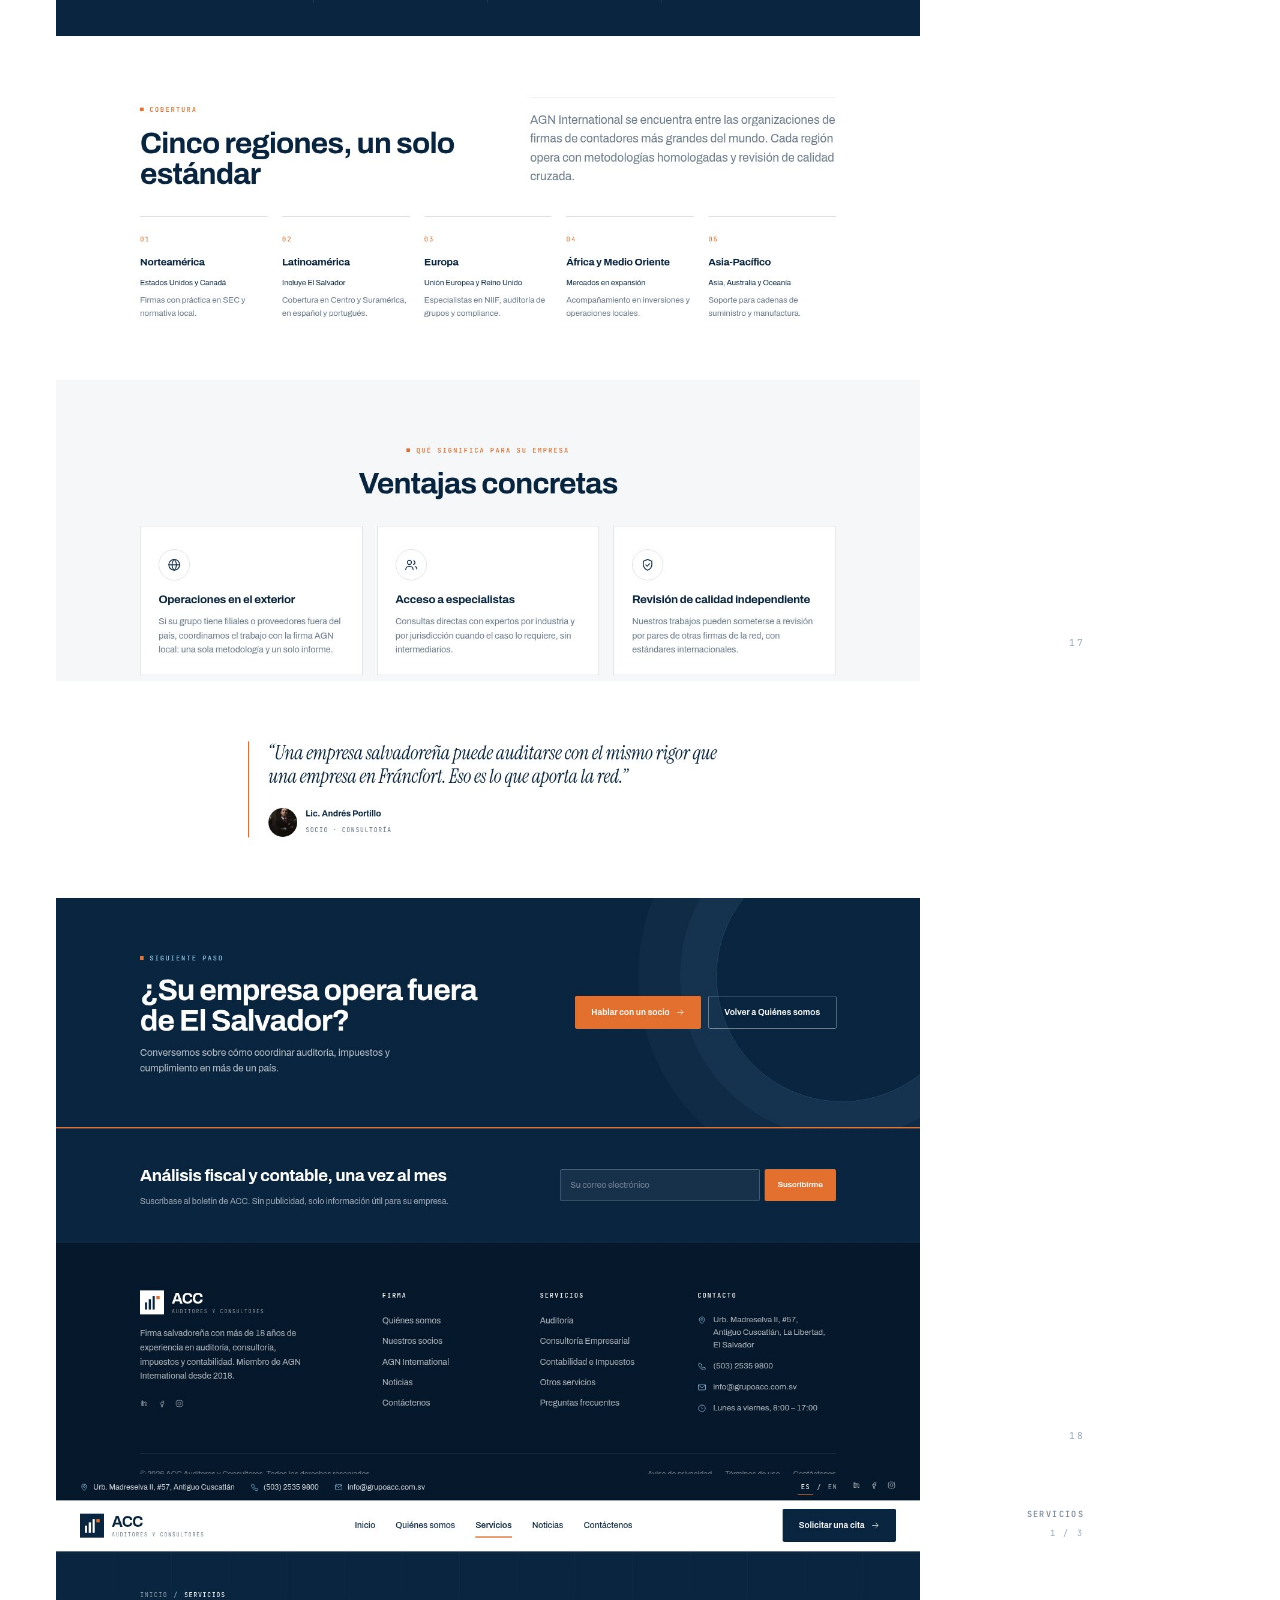
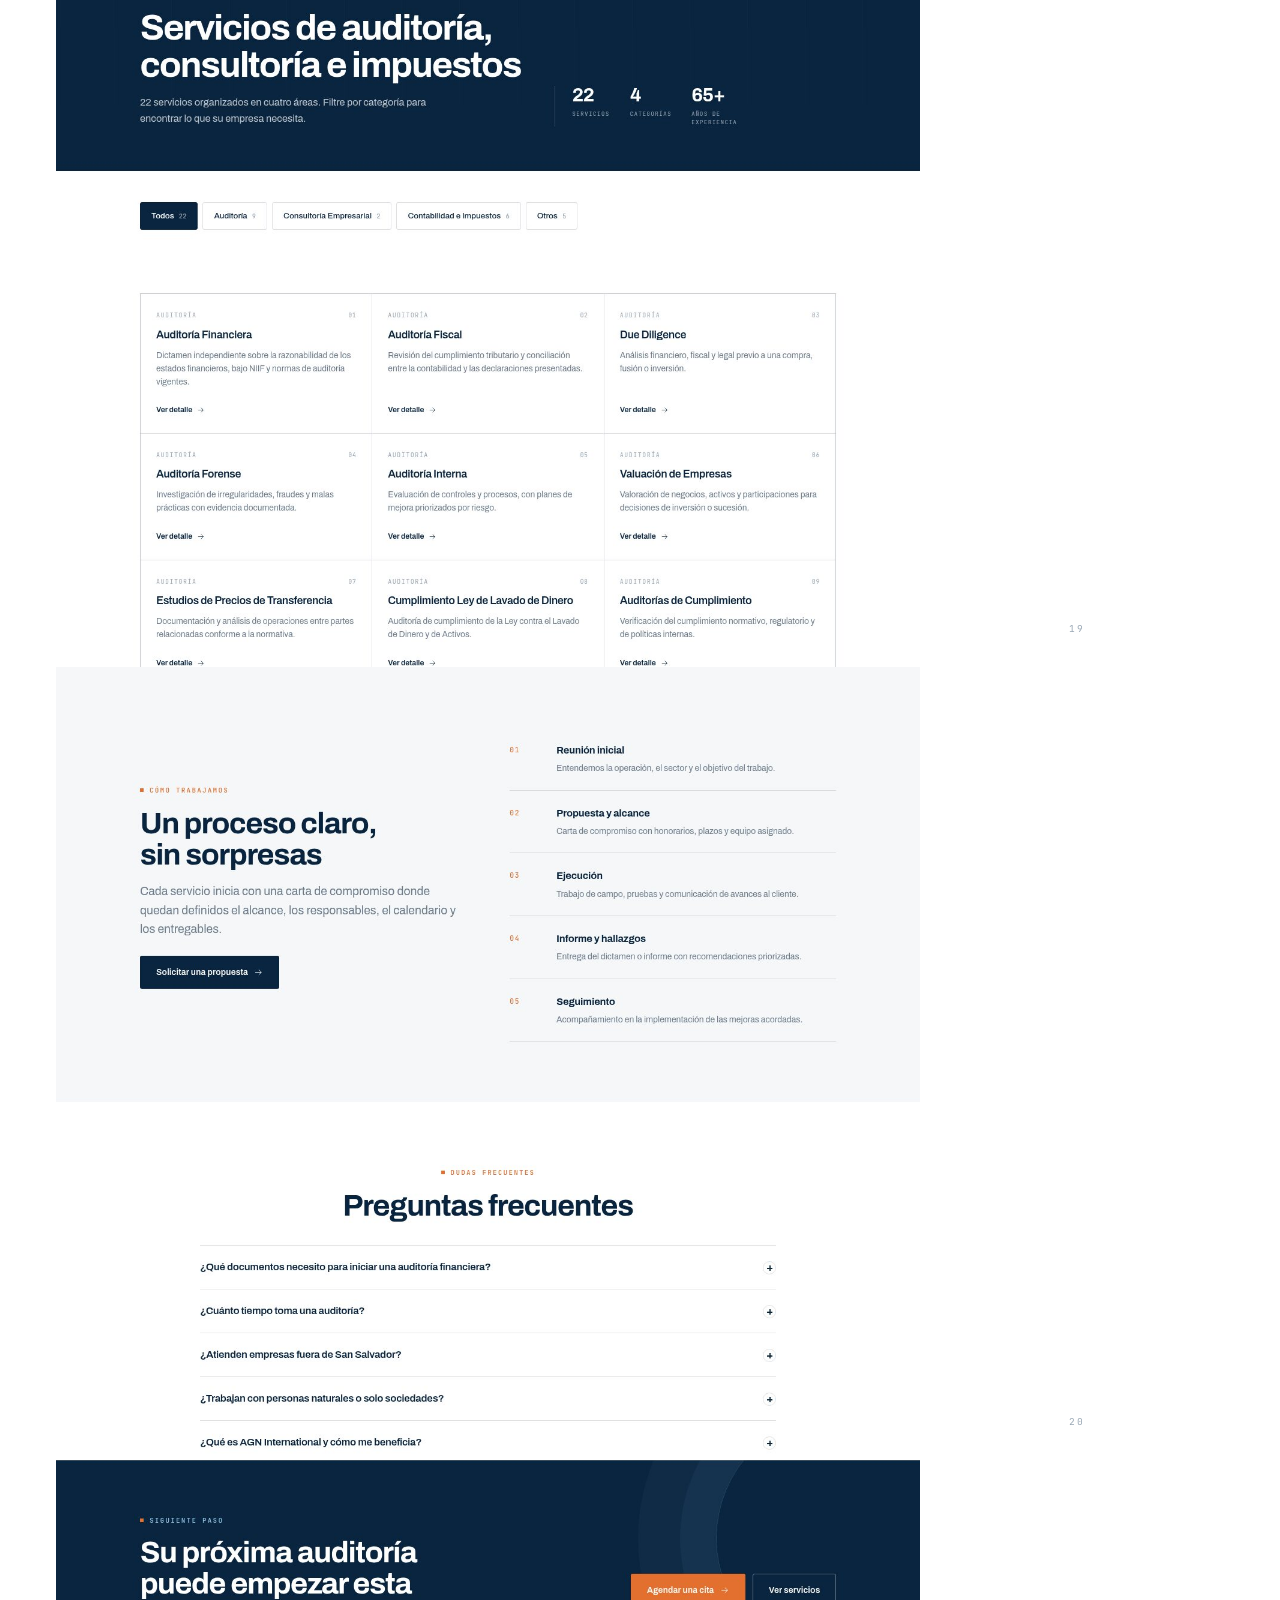
<file: presentacion.html>
<!DOCTYPE html>
<html lang="es"><head><meta charset="utf-8">
<title>ACC · Dossier de diseño</title>
<link rel="stylesheet" href="assets/css/acc.css">
<style>
  @page{size:297mm 210mm;margin:0}
  html,body{margin:0;padding:0;background:#fff}
  body{-webkit-print-color-adjust:exact;print-color-adjust:exact}
  .page{width:1122px;height:793px;position:relative;overflow:hidden;
        break-after:page;page-break-after:always;background:#fff}
  .page:last-child{break-after:auto;page-break-after:auto}

  /* ── banda de pantalla ── */
  .band{padding-top:0}
  .shot{position:absolute;left:56px;top:0;width:864px;height:793px;overflow:hidden}
  .shot img{position:absolute;left:0;display:block}
  .gutter{position:absolute;right:0;top:0;width:202px;height:793px}
  .vert{position:absolute;right:38px;top:34px;text-align:right;max-width:180px;
        font-family:var(--mono);font-size:8.5px;text-transform:uppercase;line-height:1.6}
  .vert b{display:block;font-weight:500;letter-spacing:.16em;color:var(--navy);opacity:.55}
  .vert span{display:block;margin-top:5px;letter-spacing:.22em;color:var(--gray-400)}
  .pn{position:absolute;right:38px;bottom:30px;font-family:var(--mono);font-size:9.5px;
      letter-spacing:.14em;color:var(--gray-400)}
  .edge{position:absolute;left:0;top:0;width:3px;height:100%;background:var(--orange);opacity:0}
  .band:first-of-type .edge{opacity:1}

  /* ── portada ── */
  .cover{background:var(--navy);color:#fff;display:flex;flex-direction:column;justify-content:space-between}
  .cover__in{padding:74px 66px 0;position:relative;z-index:2}
  .cover .eyebrow{color:var(--sky)}
  .cover .eyebrow::before{background:var(--sky)}
  .cover h1{font-size:104px;font-weight:700;letter-spacing:-.05em;line-height:.86;margin-top:26px}
  .cover h1 em{font-family:var(--serif);font-style:italic;font-weight:400;color:var(--sky);letter-spacing:0}
  .cover__sub{margin-top:26px;max-width:52ch;color:rgba(255,255,255,.72);font-size:15px;line-height:1.7}
  .cover__meta{display:flex;gap:34px;margin-top:40px;flex-wrap:wrap}
  .cover__meta div{border-left:1px solid rgba(255,255,255,.22);padding-left:14px}
  .cover__meta b{display:block;font-family:var(--mono);font-size:8.5px;letter-spacing:.18em;
                 text-transform:uppercase;color:rgba(255,255,255,.45);font-weight:500;margin-bottom:6px}
  .cover__meta span{font-size:13px}
  .cover__strip{display:grid;grid-template-columns:2fr 1fr 1fr;gap:2px;height:196px;position:relative;z-index:2}
  .cover__strip figure{margin:0;overflow:hidden;position:relative}
  .cover__strip img{width:100%;height:100%;object-fit:cover;filter:grayscale(1) contrast(1.05)}
  .cover__strip figure::after{content:"";position:absolute;inset:0;background:rgba(10,37,64,.5);mix-blend-mode:multiply}
  .cover__logo{position:absolute;right:66px;top:74px;z-index:3;text-align:right}
  .cover__logo svg{width:52px;height:52px;margin-left:auto;display:block}
  .cover__logo .brand__name{font-size:20px;color:#fff;display:block;margin-top:12px;letter-spacing:-.03em}
  .cover__logo .brand__sub{font-family:var(--mono);font-size:7.5px;letter-spacing:.2em;
                           text-transform:uppercase;color:rgba(255,255,255,.55);display:block;margin-top:5px}

  /* ── índice ── */
  .sheet{padding:56px 66px}
  .sheet h2{font-size:44px;font-weight:700;letter-spacing:-.035em;line-height:1;margin-top:14px}
  .toc{display:grid;grid-template-columns:1fr 1fr;grid-template-rows:repeat(5,auto);grid-auto-flow:column;gap:0 56px;margin-top:38px}
  .toc__row{display:grid;grid-template-columns:38px minmax(0,1fr);gap:14px;padding:13px 0;
            border-bottom:1px solid var(--line-soft);align-items:baseline}
  .toc__row b{font-family:var(--mono);font-size:9.5px;letter-spacing:.14em;color:var(--orange);font-weight:500}
  .toc__row h3{font-size:15px;font-weight:600;letter-spacing:-.01em}
  .toc__row p{font-size:11.5px;color:var(--gray);line-height:1.5;margin-top:3px}
  .toc__pal>span:first-child{font-family:var(--mono);font-size:9.5px;letter-spacing:.18em;text-transform:uppercase;color:var(--gray);font-weight:500}
  .toc__pal{display:flex;align-items:center;gap:18px;margin-top:38px;padding-top:18px;border-top:1px solid var(--line)}
  .toc__chips{display:flex;gap:0}
  .toc__chips span{width:44px;height:26px;display:block}
  .toc__hex{font-family:var(--mono);font-size:9px;letter-spacing:.12em;color:var(--gray-400)}
  .toc__note{margin-top:26px;font-size:11.5px;color:var(--gray);line-height:1.6;max-width:74ch}

  /* ── cierre ── */
  .end{background:var(--navy);color:#fff;display:flex;flex-direction:column;justify-content:flex-start;
       padding:70px 66px}
  .end h2{font-size:64px;font-weight:700;letter-spacing:-.045em;line-height:.96;margin-top:22px}
  .end h2 em{font-family:var(--serif);font-style:italic;font-weight:400;color:var(--sky);letter-spacing:0}
  .end__list{display:grid;grid-template-columns:repeat(3,1fr);gap:32px;margin-top:56px;padding-top:26px;border-top:1px solid rgba(255,255,255,.14)}
  .end__list h4{font-family:var(--mono);font-size:9px;letter-spacing:.18em;text-transform:uppercase;
                color:var(--sky);font-weight:500;margin-bottom:10px}
  .end__list p{font-size:12.5px;line-height:1.65;color:rgba(255,255,255,.7)}
  .end__foot{margin-top:auto;display:flex;justify-content:space-between;gap:20px;font-family:var(--mono);font-size:9.5px;
             letter-spacing:.14em;text-transform:uppercase;color:rgba(255,255,255,.45);flex-wrap:wrap}
</style></head><body>
<div class="page cover">
  <div class="cover__logo">
    <svg viewBox="0 0 44 44" aria-hidden="true">
      <rect width="44" height="44" fill="#fff"/>
      <rect x="9" y="22" width="4" height="13" fill="#0A2540"/>
      <rect x="16" y="16" width="4" height="19" fill="#0A2540"/>
      <rect x="23" y="10" width="4" height="25" fill="#0A2540"/>
      <rect x="30" y="10" width="6" height="6" fill="#E4702F"/>
    </svg>
    <span class="brand__name">ACC</span>
    <span class="brand__sub">Auditores y Consultores</span>
  </div>
  <div class="cover__in">
    <span class="eyebrow">Dossier de diseño · v1</span>
    <h1>Diseño del<br>sitio <em>web</em></h1>
    <p class="cover__sub">Nueve piezas: la hoja de sistema y las ocho pantallas del sitio, con su versión
    móvil. Una firma seria que no se ve fría: rigor de estado financiero con calidez editorial.</p>
    <div class="cover__meta">
      <div><b>Cliente</b><span>ACC Auditores y Consultores</span></div>
      <div><b>Piezas</b><span>Sistema + 8 pantallas + móvil</span></div>
      <div><b>Formato</b><span>Escritorio 1440 px · móvil 390 px</span></div>
      <div><b>Fecha</b><span>Noviembre 2026</span></div>
    </div>
  </div>
  <div class="cover__strip">
    <figure><img src="assets/img/p44.jpg" alt=""></figure>
    <figure><img src="assets/img/p21.jpg" alt=""></figure>
    <figure><img src="assets/img/p18.jpg" alt=""></figure>
  </div>
</div>

<div class="page sheet">
  <span class="eyebrow">Contenido</span>
  <h2>Las piezas de esta entrega</h2>
  <div class="toc"><div class="toc__row"><b>01</b><div><h3>Sistema de diseño</h3><p>Marca · color · tipografía · recursos · componentes</p></div></div><div class="toc__row"><b>02</b><div><h3>Inicio</h3><p>Presentación, servicios, cifras, socios y noticias</p></div></div><div class="toc__row"><b>03</b><div><h3>Quiénes somos</h3><p>Historia, misión y visión, socios y afiliaciones</p></div></div><div class="toc__row"><b>04</b><div><h3>AGN International</h3><p>Red global, cinco regiones y ventajas</p></div></div><div class="toc__row"><b>05</b><div><h3>Servicios</h3><p>22 servicios filtrables, proceso y preguntas frecuentes</p></div></div><div class="toc__row"><b>06</b><div><h3>Detalle de servicio</h3><p>Plantilla de ficha con alcance, entregables y proceso</p></div></div><div class="toc__row"><b>07</b><div><h3>Noticias</h3><p>Nota destacada, rejilla y buscador</p></div></div><div class="toc__row"><b>08</b><div><h3>Nota</h3><p>Plantilla de artículo con autor y relacionadas</p></div></div><div class="toc__row"><b>09</b><div><h3>Contáctenos</h3><p>Datos, formulario y ubicación</p></div></div></div>
  <div class="toc__pal">
    <span class="label" style="margin:0">Paleta</span>
    <div class="toc__chips">
      <span style="background:#0A2540"></span><span style="background:#06182B"></span>
      <span style="background:#E4702F"></span><span style="background:#8FC3E4"></span>
      <span style="background:#6C7C8C"></span><span style="background:#F5F7F9;border:1px solid #EBEFF3"></span>
    </div>
    <span class="toc__hex">#0A2540 · #06182B · #E4702F · #8FC3E4 · #6C7C8C · #F5F7F9</span>
  </div>
  <p class="toc__note">Cada pieza se presenta a escala 60 % en páginas consecutivas: al recorrerlas se lee
  la pantalla completa, de arriba abajo, sin recortes arbitrarios. El recorrido interactivo —filtro de
  servicios, buscador de noticias, formulario— está en la versión navegable que acompaña a este dossier.</p>
</div>

<div class="page band">
  <div class="shot"><img src="pantallas/pdf/sistema.jpg" style="width:864px;top:-0.0px"></div>
  <div class="gutter">
    <div class="vert"><b>Sistema de diseño</b><span>1 / 4</span></div>
    <div class="pn">03</div>
  </div>
</div>

<div class="page band">
  <div class="shot"><img src="pantallas/pdf/sistema.jpg" style="width:864px;top:-686.9px"></div>
  <div class="gutter">
    
    <div class="pn">04</div>
  </div>
</div>

<div class="page band">
  <div class="shot"><img src="pantallas/pdf/sistema.jpg" style="width:864px;top:-1353.2px"></div>
  <div class="gutter">
    
    <div class="pn">05</div>
  </div>
</div>

<div class="page band">
  <div class="shot"><img src="pantallas/pdf/sistema.jpg" style="width:864px;top:-2146.2px"></div>
  <div class="gutter">
    
    <div class="pn">06</div>
  </div>
</div>

<div class="page band">
  <div class="shot"><img src="pantallas/pdf/home.jpg" style="width:864px;top:-0.0px"></div>
  <div class="gutter">
    <div class="vert"><b>Inicio</b><span>1 / 5</span></div>
    <div class="pn">07</div>
  </div>
</div>

<div class="page band">
  <div class="shot"><img src="pantallas/pdf/home.jpg" style="width:864px;top:-624.0px"></div>
  <div class="gutter">
    
    <div class="pn">08</div>
  </div>
</div>

<div class="page band">
  <div class="shot"><img src="pantallas/pdf/home.jpg" style="width:864px;top:-1803.0px"></div>
  <div class="gutter">
    
    <div class="pn">09</div>
  </div>
</div>

<div class="page band">
  <div class="shot"><img src="pantallas/pdf/home.jpg" style="width:864px;top:-2595.0px"></div>
  <div class="gutter">
    
    <div class="pn">10</div>
  </div>
</div>

<div class="page band">
  <div class="shot"><img src="pantallas/pdf/home.jpg" style="width:864px;top:-3501.6px"></div>
  <div class="gutter">
    
    <div class="pn">11</div>
  </div>
</div>

<div class="page band">
  <div class="shot"><img src="pantallas/pdf/nosotros.jpg" style="width:864px;top:-0.0px"></div>
  <div class="gutter">
    <div class="vert"><b>Quiénes somos</b><span>1 / 4</span></div>
    <div class="pn">12</div>
  </div>
</div>

<div class="page band">
  <div class="shot"><img src="pantallas/pdf/nosotros.jpg" style="width:864px;top:-958.2px"></div>
  <div class="gutter">
    
    <div class="pn">13</div>
  </div>
</div>

<div class="page band">
  <div class="shot"><img src="pantallas/pdf/nosotros.jpg" style="width:864px;top:-2214.6px"></div>
  <div class="gutter">
    
    <div class="pn">14</div>
  </div>
</div>

<div class="page band">
  <div class="shot"><img src="pantallas/pdf/nosotros.jpg" style="width:864px;top:-3007.6px"></div>
  <div class="gutter">
    
    <div class="pn">15</div>
  </div>
</div>

<div class="page band">
  <div class="shot"><img src="pantallas/pdf/agn.jpg" style="width:864px;top:-0.0px"></div>
  <div class="gutter">
    <div class="vert"><b>AGN International</b><span>1 / 3</span></div>
    <div class="pn">16</div>
  </div>
</div>

<div class="page band">
  <div class="shot"><img src="pantallas/pdf/agn.jpg" style="width:864px;top:-783.0px"></div>
  <div class="gutter">
    
    <div class="pn">17</div>
  </div>
</div>

<div class="page band">
  <div class="shot"><img src="pantallas/pdf/agn.jpg" style="width:864px;top:-1630.8px"></div>
  <div class="gutter">
    
    <div class="pn">18</div>
  </div>
</div>

<div class="page band">
  <div class="shot"><img src="pantallas/pdf/servicios.jpg" style="width:864px;top:-0.0px"></div>
  <div class="gutter">
    <div class="vert"><b>Servicios</b><span>1 / 3</span></div>
    <div class="pn">19</div>
  </div>
</div>

<div class="page band">
  <div class="shot"><img src="pantallas/pdf/servicios.jpg" style="width:864px;top:-1498.8px"></div>
  <div class="gutter">
    
    <div class="pn">20</div>
  </div>
</div>

<div class="page band">
  <div class="shot"><img src="pantallas/pdf/servicios.jpg" style="width:864px;top:-2518.8px"></div>
  <div class="gutter">
    
    <div class="pn">21</div>
  </div>
</div>

<div class="page band">
  <div class="shot"><img src="pantallas/pdf/servicio-auditoria-financiera.jpg" style="width:864px;top:-0.0px"></div>
  <div class="gutter">
    <div class="vert"><b>Detalle de servicio</b><span>1 / 2</span></div>
    <div class="pn">22</div>
  </div>
</div>

<div class="page band">
  <div class="shot"><img src="pantallas/pdf/servicio-auditoria-financiera.jpg" style="width:864px;top:-1665.6px"></div>
  <div class="gutter">
    
    <div class="pn">23</div>
  </div>
</div>

<div class="page band">
  <div class="shot"><img src="pantallas/pdf/noticias.jpg" style="width:864px;top:-0.0px"></div>
  <div class="gutter">
    <div class="vert"><b>Noticias</b><span>1 / 2</span></div>
    <div class="pn">24</div>
  </div>
</div>

<div class="page band">
  <div class="shot"><img src="pantallas/pdf/noticias.jpg" style="width:864px;top:-2003.4px"></div>
  <div class="gutter">
    
    <div class="pn">25</div>
  </div>
</div>

<div class="page band">
  <div class="shot"><img src="pantallas/pdf/noticia.jpg" style="width:864px;top:-0.0px"></div>
  <div class="gutter">
    <div class="vert"><b>Nota</b><span>1 / 3</span></div>
    <div class="pn">26</div>
  </div>
</div>

<div class="page band">
  <div class="shot"><img src="pantallas/pdf/noticia.jpg" style="width:864px;top:-1906.2px"></div>
  <div class="gutter">
    
    <div class="pn">27</div>
  </div>
</div>

<div class="page band">
  <div class="shot"><img src="pantallas/pdf/noticia.jpg" style="width:864px;top:-2699.2px"></div>
  <div class="gutter">
    
    <div class="pn">28</div>
  </div>
</div>

<div class="page band">
  <div class="shot"><img src="pantallas/pdf/contacto.jpg" style="width:864px;top:-0.0px"></div>
  <div class="gutter">
    <div class="vert"><b>Contáctenos</b><span>1 / 3</span></div>
    <div class="pn">29</div>
  </div>
</div>

<div class="page band">
  <div class="shot"><img src="pantallas/pdf/contacto.jpg" style="width:864px;top:-824.4px"></div>
  <div class="gutter">
    
    <div class="pn">30</div>
  </div>
</div>

<div class="page band">
  <div class="shot"><img src="pantallas/pdf/contacto.jpg" style="width:864px;top:-1617.4px"></div>
  <div class="gutter">
    
    <div class="pn">31</div>
  </div>
</div>

<div class="page end">
  <div>
    <span class="eyebrow" style="color:var(--sky)">Siguiente paso</span>
    <h2>Del diseño<br>al sitio <em>publicado</em></h2>
  </div>
  <div class="end__list">
    <div><h4>01 · Revisión</h4><p>Comentarios del cliente por pantalla. Se ajusta lo que haga falta sobre el sistema, sin rehacer la identidad.</p></div>
    <div><h4>02 · Contenido</h4><p>Logotipo, fotografías reales, nombres de los socios y textos definitivos de misión, visión y valores.</p></div>
    <div><h4>03 · Producción</h4><p>Versión en inglés, publicación de noticias desde un usuario editor y conexión real del formulario.</p></div>
  </div>
  <div class="end__foot">
    <span>ACC Auditores y Consultores</span>
    <span>(503) 2535 9800 · info@grupoacc.com.sv</span>
    <span>Dossier de diseño · v1</span>
  </div>
</div>
</body></html>
</file>
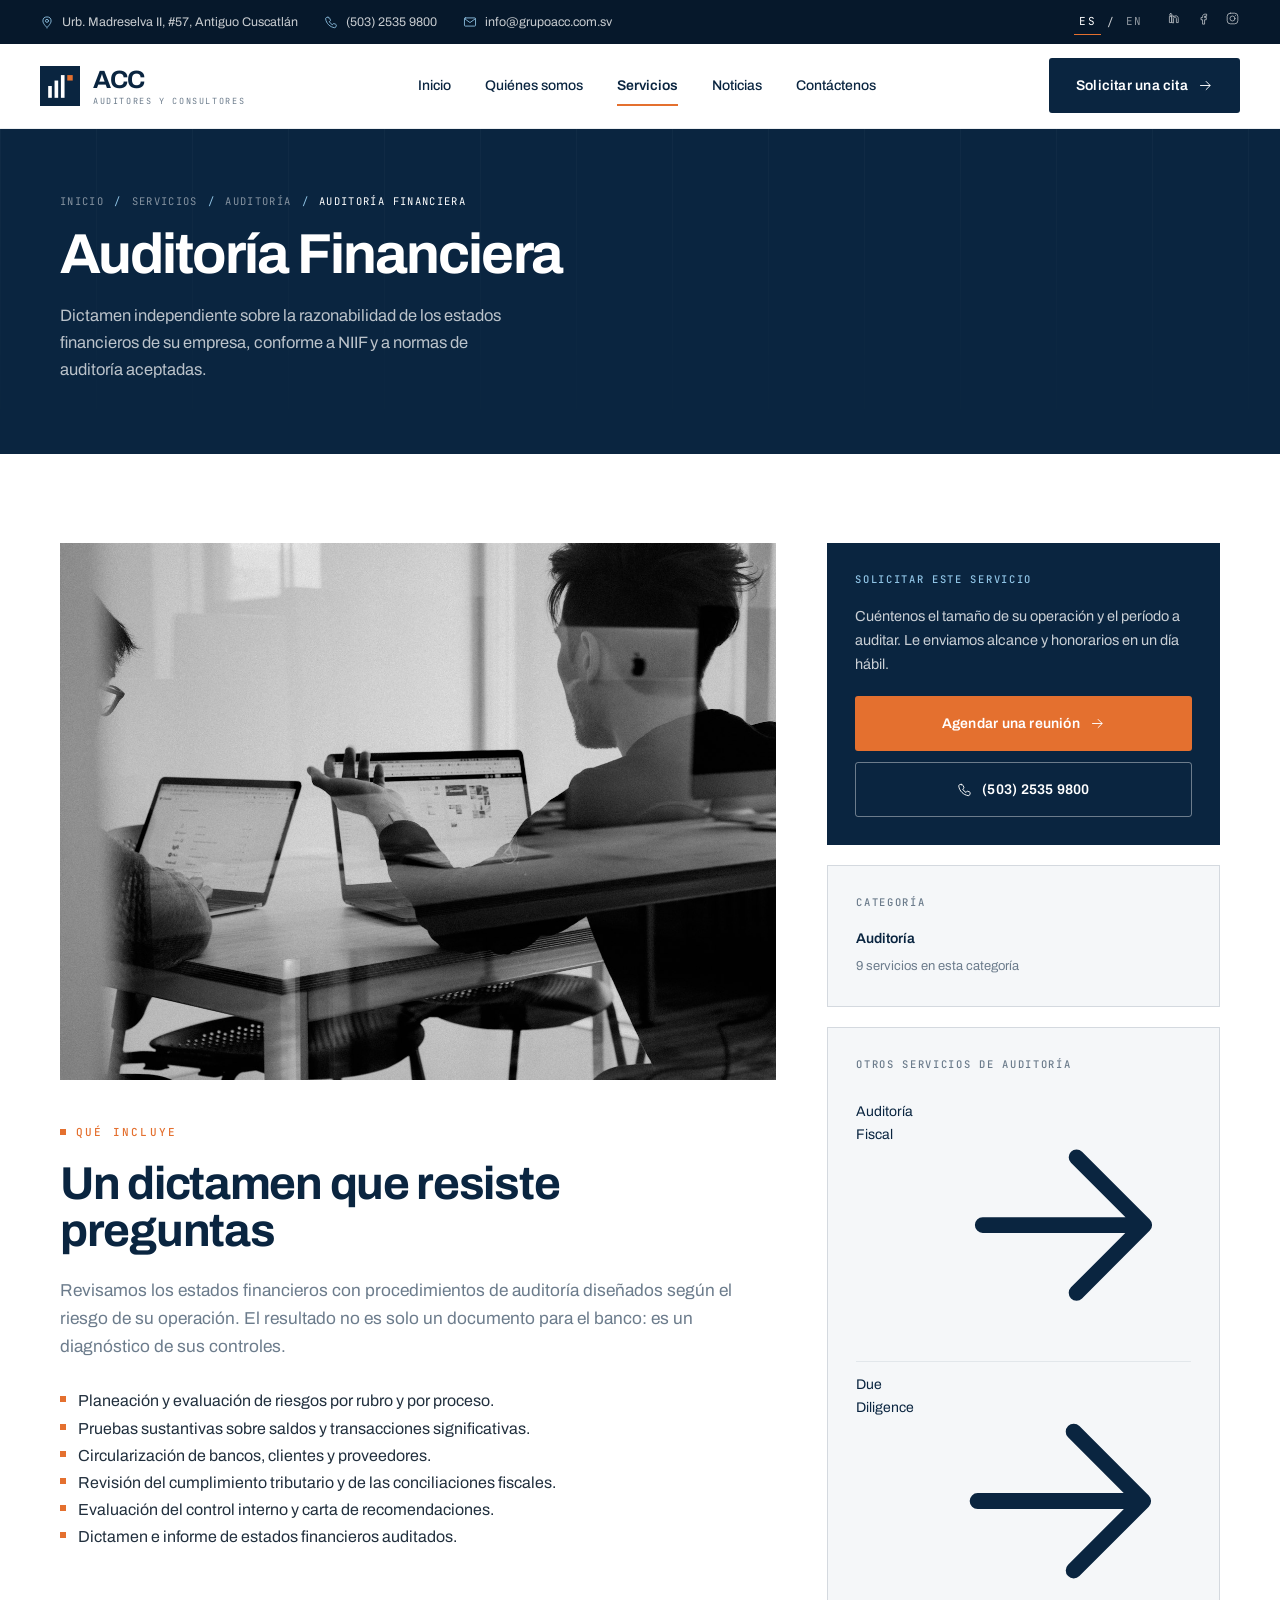
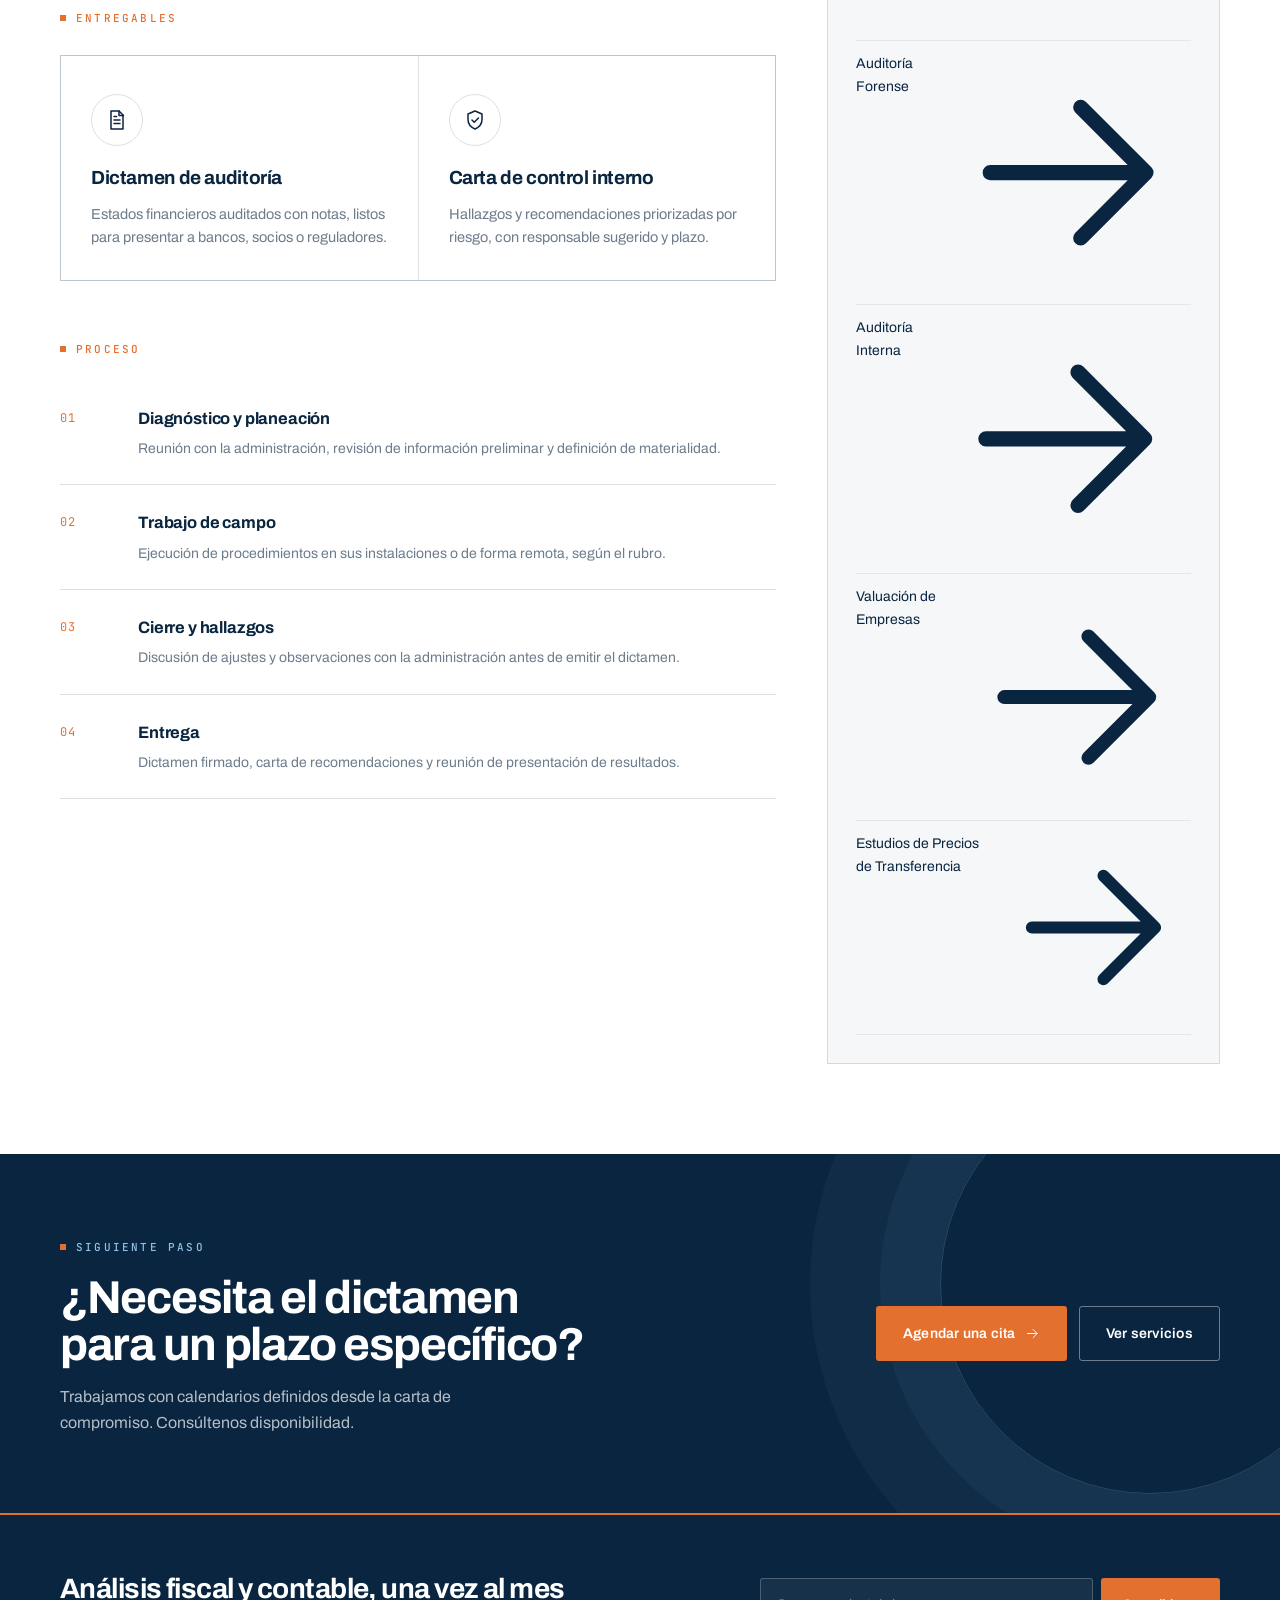
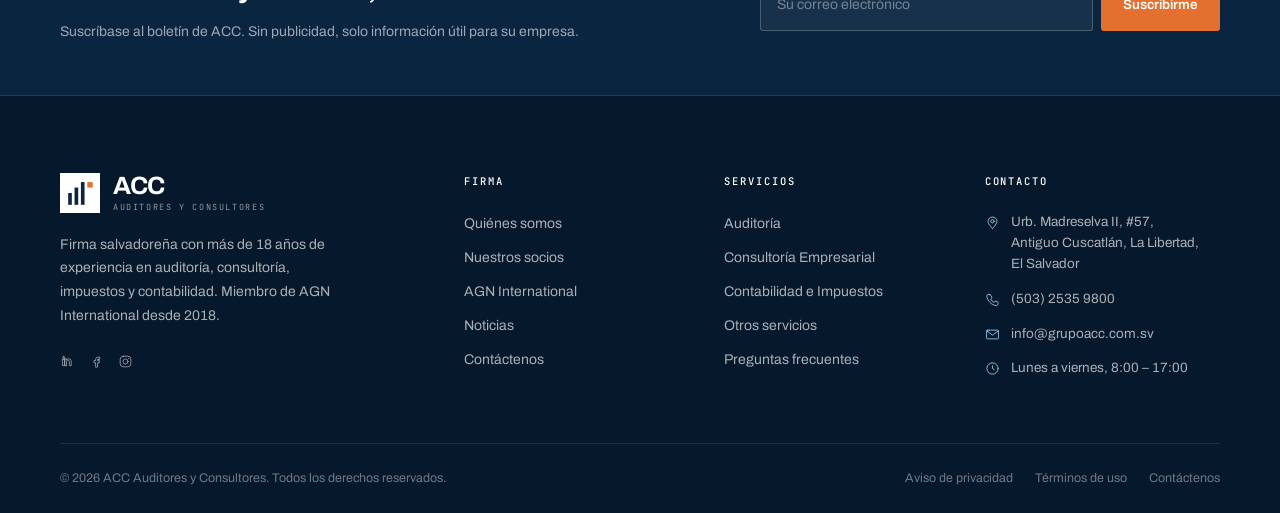
<file: servicio-auditoria-financiera.html>
<!DOCTYPE html>
<html lang="es">
<head>
<meta charset="utf-8">
<meta name="viewport" content="width=device-width, initial-scale=1">
<title>Auditoría Financiera · ACC</title>
<meta name="description" content="ACC — Auditores y Consultores. Más de 18 años en auditoría, consultoría, impuestos y contabilidad en El Salvador.">
<link rel="stylesheet" href="assets/css/acc.css">
</head>
<body>

<div class="topbar">
  <div class="wrap-wide">
    <div class="topbar__list">
      <a href="contacto.html"><svg class="" viewBox="0 0 24 24" fill="none" stroke="currentColor" stroke-width="1.5" stroke-linecap="round" stroke-linejoin="round" aria-hidden="true"><path d="M12 21.5s7-6.3 7-11.2A7 7 0 0 0 5 10.3c0 4.9 7 11.2 7 11.2Z"/><circle cx="12" cy="10" r="2.6"/></svg> Urb. Madreselva II, #57, Antiguo Cuscatlán</a>
      <a href="tel:+50325359800"><svg class="" viewBox="0 0 24 24" fill="none" stroke="currentColor" stroke-width="1.5" stroke-linecap="round" stroke-linejoin="round" aria-hidden="true"><path d="M6.6 3.5 4 4.4c-.9.3-1.4 1.2-1.2 2.1 1.1 7.9 7.4 14.2 15.3 15.3.9.2 1.8-.3 2.1-1.2l.9-2.6c.3-.8-.1-1.7-.9-2l-3-1.2c-.7-.3-1.5 0-1.9.6l-.9 1.3a13 13 0 0 1-5.3-5.3l1.3-.9c.6-.4.9-1.2.6-1.9l-1.2-3c-.3-.8-1.2-1.2-2-.9Z"/></svg> (503) 2535 9800</a>
      <a href="mailto:info@grupoacc.com.sv"><svg class="" viewBox="0 0 24 24" fill="none" stroke="currentColor" stroke-width="1.5" stroke-linecap="round" stroke-linejoin="round" aria-hidden="true"><rect x="2.5" y="5" width="19" height="14" rx="1.5"/><path d="m3 6.5 9 6.5 9-6.5"/></svg> info@grupoacc.com.sv</a>
    </div>
    <div class="topbar__right">
      <div class="lang" role="group" aria-label="Idioma">
        <button class="is-on" data-lang="es">ES</button><span>/</span><button data-lang="en">EN</button>
      </div>
      <div class="social">
        <a href="#" data-pending aria-label="LinkedIn"><svg class="" viewBox="0 0 24 24" fill="none" stroke="currentColor" stroke-width="1.5" stroke-linecap="round" stroke-linejoin="round" aria-hidden="true"><path d="M4.5 8.5h3v10h-3zM6 4.2a1.8 1.8 0 1 0 0 3.6 1.8 1.8 0 0 0 0-3.6ZM10.5 18.5v-6c0-1.6.9-2.6 2.4-2.6 1.4 0 2.1.9 2.1 2.6v6h3v-6.4c0-3-1.6-4.4-3.9-4.4-1.5 0-2.6.7-3.6 2v-1.9h-3c.05 1.1 0 10 0 10Z"/></svg></a>
        <a href="#" data-pending aria-label="Facebook"><svg class="" viewBox="0 0 24 24" fill="none" stroke="currentColor" stroke-width="1.5" stroke-linecap="round" stroke-linejoin="round" aria-hidden="true"><path d="M14.5 8.5H17V5h-2.5C12 5 10.5 6.6 10.5 9v1.5H8V14h2.5v7h3.2v-7h2.6l.4-3.5h-3V9.2c0-.5.2-.7.8-.7Z"/></svg></a>
        <a href="#" data-pending aria-label="Instagram"><svg class="" viewBox="0 0 24 24" fill="none" stroke="currentColor" stroke-width="1.5" stroke-linecap="round" stroke-linejoin="round" aria-hidden="true"><rect x="3.5" y="3.5" width="17" height="17" rx="5"/><circle cx="12" cy="12" r="4"/><path d="M16.9 7.1h.01"/></svg></a>
      </div>
    </div>
  </div>
</div>

<header class="header">
  <div class="wrap-wide header__inner">
    <a class="brand" href="home.html" aria-label="ACC, inicio">
      <svg class="brand__mark" viewBox="0 0 44 44" aria-hidden="true">
  <rect width="44" height="44" fill="#0A2540"/>
  <rect x="9" y="22" width="4" height="13" fill="#FFFFFF"/>
  <rect x="16" y="16" width="4" height="19" fill="#FFFFFF"/>
  <rect x="23" y="10" width="4" height="25" fill="#FFFFFF"/>
  <rect x="30" y="10" width="6" height="6" fill="#E4702F"/>
</svg>
      <span class="brand__txt">
        <span class="brand__name">ACC</span>
        <span class="brand__sub">Auditores y Consultores</span>
      </span>
    </a>
    <nav class="nav" id="nav"><a href="home.html">Inicio</a><a href="nosotros.html">Quiénes somos</a><a href="servicios.html" class="is-active">Servicios</a><a href="noticias.html">Noticias</a><a href="contacto.html">Contáctenos</a></nav>
    <div class="header__cta">
      <a class="btn btn--navy" href="contacto.html">Solicitar una cita <svg class="" viewBox="0 0 24 24" fill="none" stroke="currentColor" stroke-width="1.5" stroke-linecap="round" stroke-linejoin="round" aria-hidden="true"><path d="M4 12h15M13 5.5l6.5 6.5-6.5 6.5"/></svg></a>
      <button class="icon-btn burger" aria-label="Abrir menú" aria-expanded="false"><svg class="" viewBox="0 0 24 24" fill="none" stroke="currentColor" stroke-width="1.5" stroke-linecap="round" stroke-linejoin="round" aria-hidden="true"><path d="M4 7h16M4 12h16M4 17h16"/></svg></button>
    </div>
  </div>
</header>

<main>

<section class="pagehead">
  <div class="wrap pagehead__in">
    <div>
      <div class="crumbs"><a href="home.html">Inicio</a><span>/</span><a href="servicios.html">Servicios</a><span>/</span><a href="servicios.html#auditoria">Auditoría</a><span>/</span><span style="color:#fff">Auditoría Financiera</span></div>
      <h1>Auditoría Financiera</h1>
      <p>Dictamen independiente sobre la razonabilidad de los estados financieros de su empresa, conforme a NIIF y a normas de auditoría aceptadas.</p>
    </div>
    
  </div>
</section>

<section class="section">
  <div class="wrap">
    <div style="display:grid;grid-template-columns:minmax(0,1.55fr) minmax(0,.85fr);gap:clamp(28px,4vw,64px);align-items:start">
      <div>
        <div class="figure figure--crop reveal" style="margin-bottom:36px">
          <span class="cropmark cropmark--tl"></span><span class="cropmark cropmark--br"></span>
          <img src="assets/img/p18.jpg" alt="Documentación de auditoría">
        </div>
        <span class="eyebrow">Qué incluye</span>
        <h2 class="h2" style="margin:16px 0 22px">Un dictamen que resiste preguntas</h2>
        <p class="lead">Revisamos los estados financieros con procedimientos de auditoría diseñados según el riesgo de su operación. El resultado no es solo un documento para el banco: es un diagnóstico de sus controles.</p>
        <ul class="article" style="margin-top:26px">
          <li>Planeación y evaluación de riesgos por rubro y por proceso.</li>
          <li>Pruebas sustantivas sobre saldos y transacciones significativas.</li>
          <li>Circularización de bancos, clientes y proveedores.</li>
          <li>Revisión del cumplimiento tributario y de las conciliaciones fiscales.</li>
          <li>Evaluación del control interno y carta de recomendaciones.</li>
          <li>Dictamen e informe de estados financieros auditados.</li>
        </ul>

        <div style="margin-top:52px">
          <span class="eyebrow">Entregables</span>
          <div class="cards" style="grid-template-columns:repeat(2,1fr);margin-top:24px">
            <div class="card"><div class="card__ico"><svg class="" viewBox="0 0 24 24" fill="none" stroke="currentColor" stroke-width="1.5" stroke-linecap="round" stroke-linejoin="round" aria-hidden="true"><path d="M6 3h8l4 4v14H6V3Z"/><path d="M14 3v4.5h4.5M9 12h6M9 15.5h6M9 8.5h2.5"/></svg></div><h3>Dictamen de auditoría</h3><p>Estados financieros auditados con notas, listos para presentar a bancos, socios o reguladores.</p></div>
            <div class="card"><div class="card__ico"><svg class="" viewBox="0 0 24 24" fill="none" stroke="currentColor" stroke-width="1.5" stroke-linecap="round" stroke-linejoin="round" aria-hidden="true"><path d="M12 3 5 6v5.5c0 4.2 2.9 7.7 7 9.5 4.1-1.8 7-5.3 7-9.5V6l-7-3Z"/><path d="m9 12 2.2 2.2L15.5 10"/></svg></div><h3>Carta de control interno</h3><p>Hallazgos y recomendaciones priorizadas por riesgo, con responsable sugerido y plazo.</p></div>
          </div>
        </div>

        <div style="margin-top:52px">
          <span class="eyebrow">Proceso</span>
          <div class="steps" style="margin-top:20px">
            <div class="step"><div><b>Diagnóstico y planeación</b><p>Reunión con la administración, revisión de información preliminar y definición de materialidad.</p></div></div>
            <div class="step"><div><b>Trabajo de campo</b><p>Ejecución de procedimientos en sus instalaciones o de forma remota, según el rubro.</p></div></div>
            <div class="step"><div><b>Cierre y hallazgos</b><p>Discusión de ajustes y observaciones con la administración antes de emitir el dictamen.</p></div></div>
            <div class="step"><div><b>Entrega</b><p>Dictamen firmado, carta de recomendaciones y reunión de presentación de resultados.</p></div></div>
          </div>
        </div>
      </div>

      <aside>
        <div class="aside" style="background:var(--navy);color:#fff;border:0">
          <h4 style="color:var(--sky)">Solicitar este servicio</h4>
          <p style="font-size:14.5px;line-height:1.65;color:rgba(255,255,255,.78)">Cuéntenos el tamaño de su operación y el período a auditar. Le enviamos alcance y honorarios en un día hábil.</p>
          <a class="btn btn--primary" href="contacto.html" style="margin-top:20px;width:100%;justify-content:center">Agendar una reunión <svg class="" viewBox="0 0 24 24" fill="none" stroke="currentColor" stroke-width="1.5" stroke-linecap="round" stroke-linejoin="round" aria-hidden="true"><path d="M4 12h15M13 5.5l6.5 6.5-6.5 6.5"/></svg></a>
          <a class="btn btn--ghost" href="tel:+50325359800" style="margin-top:10px;width:100%;justify-content:center"><svg class="" viewBox="0 0 24 24" fill="none" stroke="currentColor" stroke-width="1.5" stroke-linecap="round" stroke-linejoin="round" aria-hidden="true"><path d="M6.6 3.5 4 4.4c-.9.3-1.4 1.2-1.2 2.1 1.1 7.9 7.4 14.2 15.3 15.3.9.2 1.8-.3 2.1-1.2l.9-2.6c.3-.8-.1-1.7-.9-2l-3-1.2c-.7-.3-1.5 0-1.9.6l-.9 1.3a13 13 0 0 1-5.3-5.3l1.3-.9c.6-.4.9-1.2.6-1.9l-1.2-3c-.3-.8-1.2-1.2-2-.9Z"/></svg> (503) 2535 9800</a>
        </div>
        <div class="aside">
          <h4>Categoría</h4>
          <p style="font-size:14px;font-weight:600">Auditoría</p>
          <p style="font-size:13px;color:var(--gray);margin-top:6px">9 servicios en esta categoría</p>
        </div>
        <div class="aside">
          <h4>Otros servicios de auditoría</h4>
          <ul><li><a href="#">Auditoría Fiscal <svg class="" viewBox="0 0 24 24" fill="none" stroke="currentColor" stroke-width="1.5" stroke-linecap="round" stroke-linejoin="round" aria-hidden="true"><path d="M4 12h15M13 5.5l6.5 6.5-6.5 6.5"/></svg></a></li><li><a href="#">Due Diligence <svg class="" viewBox="0 0 24 24" fill="none" stroke="currentColor" stroke-width="1.5" stroke-linecap="round" stroke-linejoin="round" aria-hidden="true"><path d="M4 12h15M13 5.5l6.5 6.5-6.5 6.5"/></svg></a></li><li><a href="#">Auditoría Forense <svg class="" viewBox="0 0 24 24" fill="none" stroke="currentColor" stroke-width="1.5" stroke-linecap="round" stroke-linejoin="round" aria-hidden="true"><path d="M4 12h15M13 5.5l6.5 6.5-6.5 6.5"/></svg></a></li><li><a href="#">Auditoría Interna <svg class="" viewBox="0 0 24 24" fill="none" stroke="currentColor" stroke-width="1.5" stroke-linecap="round" stroke-linejoin="round" aria-hidden="true"><path d="M4 12h15M13 5.5l6.5 6.5-6.5 6.5"/></svg></a></li><li><a href="#">Valuación de Empresas <svg class="" viewBox="0 0 24 24" fill="none" stroke="currentColor" stroke-width="1.5" stroke-linecap="round" stroke-linejoin="round" aria-hidden="true"><path d="M4 12h15M13 5.5l6.5 6.5-6.5 6.5"/></svg></a></li><li><a href="#">Estudios de Precios de Transferencia <svg class="" viewBox="0 0 24 24" fill="none" stroke="currentColor" stroke-width="1.5" stroke-linecap="round" stroke-linejoin="round" aria-hidden="true"><path d="M4 12h15M13 5.5l6.5 6.5-6.5 6.5"/></svg></a></li></ul>
        </div>
      </aside>
    </div>
  </div>
</section>

<section class="cta">
  <div class="wrap cta__in">
    <div>
      <span class="eyebrow" style="color:var(--sky)">Siguiente paso</span>
      <h2 class="h2" style="margin-top:16px">¿Necesita el dictamen para un plazo específico?</h2>
      <p>Trabajamos con calendarios definidos desde la carta de compromiso. Consúltenos disponibilidad.</p>
    </div>
    <div class="cta__actions">
      <a class="btn btn--primary" href="contacto.html">Agendar una cita <svg class="" viewBox="0 0 24 24" fill="none" stroke="currentColor" stroke-width="1.5" stroke-linecap="round" stroke-linejoin="round" aria-hidden="true"><path d="M4 12h15M13 5.5l6.5 6.5-6.5 6.5"/></svg></a>
      <a class="btn btn--ghost" href="servicios.html">Ver servicios</a>
    </div>
  </div>
</section>

</main>

<section class="newsletter">
  <div class="wrap newsletter__in">
    <div>
      <h3>Análisis fiscal y contable, una vez al mes</h3>
      <p>Suscríbase al boletín de ACC. Sin publicidad, solo información útil para su empresa.</p>
    </div>
    <form class="nl-form" novalidate>
      <input type="email" placeholder="Su correo electrónico" aria-label="Correo electrónico" required>
      <button type="submit">Suscribirme</button>
    </form>
  </div>
</section>

<footer class="footer">
  <div class="wrap">
    <div class="footer__grid">
      <div class="footer__about">
        <a class="brand" href="home.html" aria-label="ACC, inicio">
          <svg class="brand__mark" viewBox="0 0 44 44" aria-hidden="true">
  <rect width="44" height="44" fill="#FFFFFF"/>
  <rect x="9" y="22" width="4" height="13" fill="#0A2540"/>
  <rect x="16" y="16" width="4" height="19" fill="#0A2540"/>
  <rect x="23" y="10" width="4" height="25" fill="#0A2540"/>
  <rect x="30" y="10" width="6" height="6" fill="#E4702F"/>
</svg>
          <span class="brand__txt">
            <span class="brand__name" style="color:#fff">ACC</span>
            <span class="brand__sub" style="color:rgba(255,255,255,.55)">Auditores y Consultores</span>
          </span>
        </a>
        <p>Firma salvadoreña con más de 18 años de experiencia en auditoría, consultoría, impuestos y contabilidad. Miembro de AGN International desde 2018.</p>
        <div class="social">
          <a href="#" data-pending aria-label="LinkedIn"><svg class="" viewBox="0 0 24 24" fill="none" stroke="currentColor" stroke-width="1.5" stroke-linecap="round" stroke-linejoin="round" aria-hidden="true"><path d="M4.5 8.5h3v10h-3zM6 4.2a1.8 1.8 0 1 0 0 3.6 1.8 1.8 0 0 0 0-3.6ZM10.5 18.5v-6c0-1.6.9-2.6 2.4-2.6 1.4 0 2.1.9 2.1 2.6v6h3v-6.4c0-3-1.6-4.4-3.9-4.4-1.5 0-2.6.7-3.6 2v-1.9h-3c.05 1.1 0 10 0 10Z"/></svg></a>
          <a href="#" data-pending aria-label="Facebook"><svg class="" viewBox="0 0 24 24" fill="none" stroke="currentColor" stroke-width="1.5" stroke-linecap="round" stroke-linejoin="round" aria-hidden="true"><path d="M14.5 8.5H17V5h-2.5C12 5 10.5 6.6 10.5 9v1.5H8V14h2.5v7h3.2v-7h2.6l.4-3.5h-3V9.2c0-.5.2-.7.8-.7Z"/></svg></a>
          <a href="#" data-pending aria-label="Instagram"><svg class="" viewBox="0 0 24 24" fill="none" stroke="currentColor" stroke-width="1.5" stroke-linecap="round" stroke-linejoin="round" aria-hidden="true"><rect x="3.5" y="3.5" width="17" height="17" rx="5"/><circle cx="12" cy="12" r="4"/><path d="M16.9 7.1h.01"/></svg></a>
        </div>
      </div>
      <div>
        <h4>Firma</h4>
        <ul class="footer__list">
          <li><a href="nosotros.html">Quiénes somos</a></li>
          <li><a href="nosotros.html#profesionales">Nuestros socios</a></li>
          <li><a href="agn.html">AGN International</a></li>
          <li><a href="noticias.html">Noticias</a></li>
          <li><a href="contacto.html">Contáctenos</a></li>
        </ul>
      </div>
      <div>
        <h4>Servicios</h4>
        <ul class="footer__list">
          <li><a href="servicios.html#auditoria">Auditoría</a></li>
          <li><a href="servicios.html#consultoria">Consultoría Empresarial</a></li>
          <li><a href="servicios.html#contabilidad">Contabilidad e Impuestos</a></li>
          <li><a href="servicios.html#otros">Otros servicios</a></li>
          <li><a href="servicios.html#faq">Preguntas frecuentes</a></li>
        </ul>
      </div>
      <div>
        <h4>Contacto</h4>
        <ul class="footer__contact">
          <li><svg class="" viewBox="0 0 24 24" fill="none" stroke="currentColor" stroke-width="1.5" stroke-linecap="round" stroke-linejoin="round" aria-hidden="true"><path d="M12 21.5s7-6.3 7-11.2A7 7 0 0 0 5 10.3c0 4.9 7 11.2 7 11.2Z"/><circle cx="12" cy="10" r="2.6"/></svg><span>Urb. Madreselva II, #57,<br>Antiguo Cuscatlán, La Libertad,<br>El Salvador</span></li>
          <li><svg class="" viewBox="0 0 24 24" fill="none" stroke="currentColor" stroke-width="1.5" stroke-linecap="round" stroke-linejoin="round" aria-hidden="true"><path d="M6.6 3.5 4 4.4c-.9.3-1.4 1.2-1.2 2.1 1.1 7.9 7.4 14.2 15.3 15.3.9.2 1.8-.3 2.1-1.2l.9-2.6c.3-.8-.1-1.7-.9-2l-3-1.2c-.7-.3-1.5 0-1.9.6l-.9 1.3a13 13 0 0 1-5.3-5.3l1.3-.9c.6-.4.9-1.2.6-1.9l-1.2-3c-.3-.8-1.2-1.2-2-.9Z"/></svg><a href="tel:+50325359800">(503) 2535 9800</a></li>
          <li><svg class="" viewBox="0 0 24 24" fill="none" stroke="currentColor" stroke-width="1.5" stroke-linecap="round" stroke-linejoin="round" aria-hidden="true"><rect x="2.5" y="5" width="19" height="14" rx="1.5"/><path d="m3 6.5 9 6.5 9-6.5"/></svg><a href="mailto:info@grupoacc.com.sv">info@grupoacc.com.sv</a></li>
          <li><svg class="" viewBox="0 0 24 24" fill="none" stroke="currentColor" stroke-width="1.5" stroke-linecap="round" stroke-linejoin="round" aria-hidden="true"><circle cx="12" cy="12" r="9"/><path d="M12 7.5V12l3 2"/></svg><span>Lunes a viernes, 8:00 – 17:00</span></li>
        </ul>
      </div>
    </div>
    <div class="footer__bottom">
      <span>© <span data-year>2026</span> ACC Auditores y Consultores. Todos los derechos reservados.</span>
      <nav>
        <a href="#" data-pending>Aviso de privacidad</a>
        <a href="#" data-pending>Términos de uso</a>
        <a href="contacto.html">Contáctenos</a>
      </nav>
    </div>
  </div>
</footer>

<script src="assets/js/acc.js"></script>
</body>
</html>
</file>
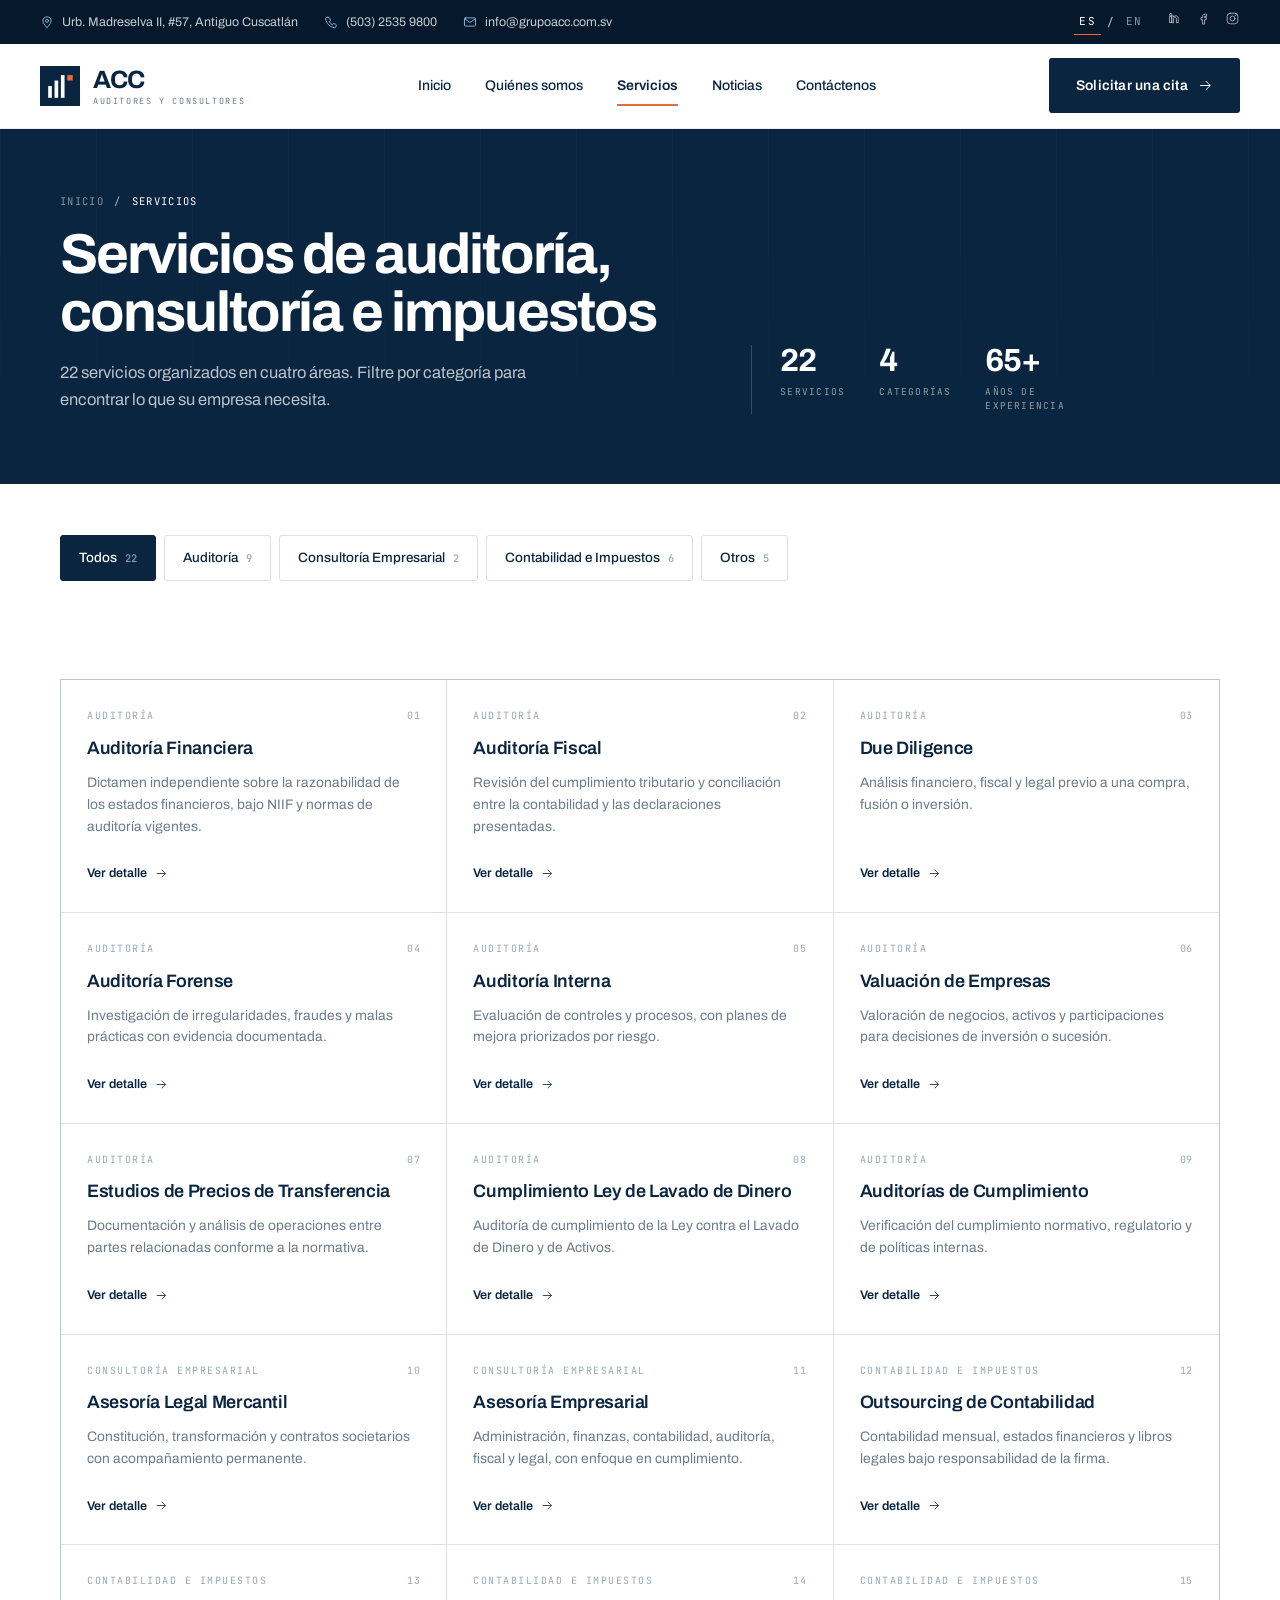
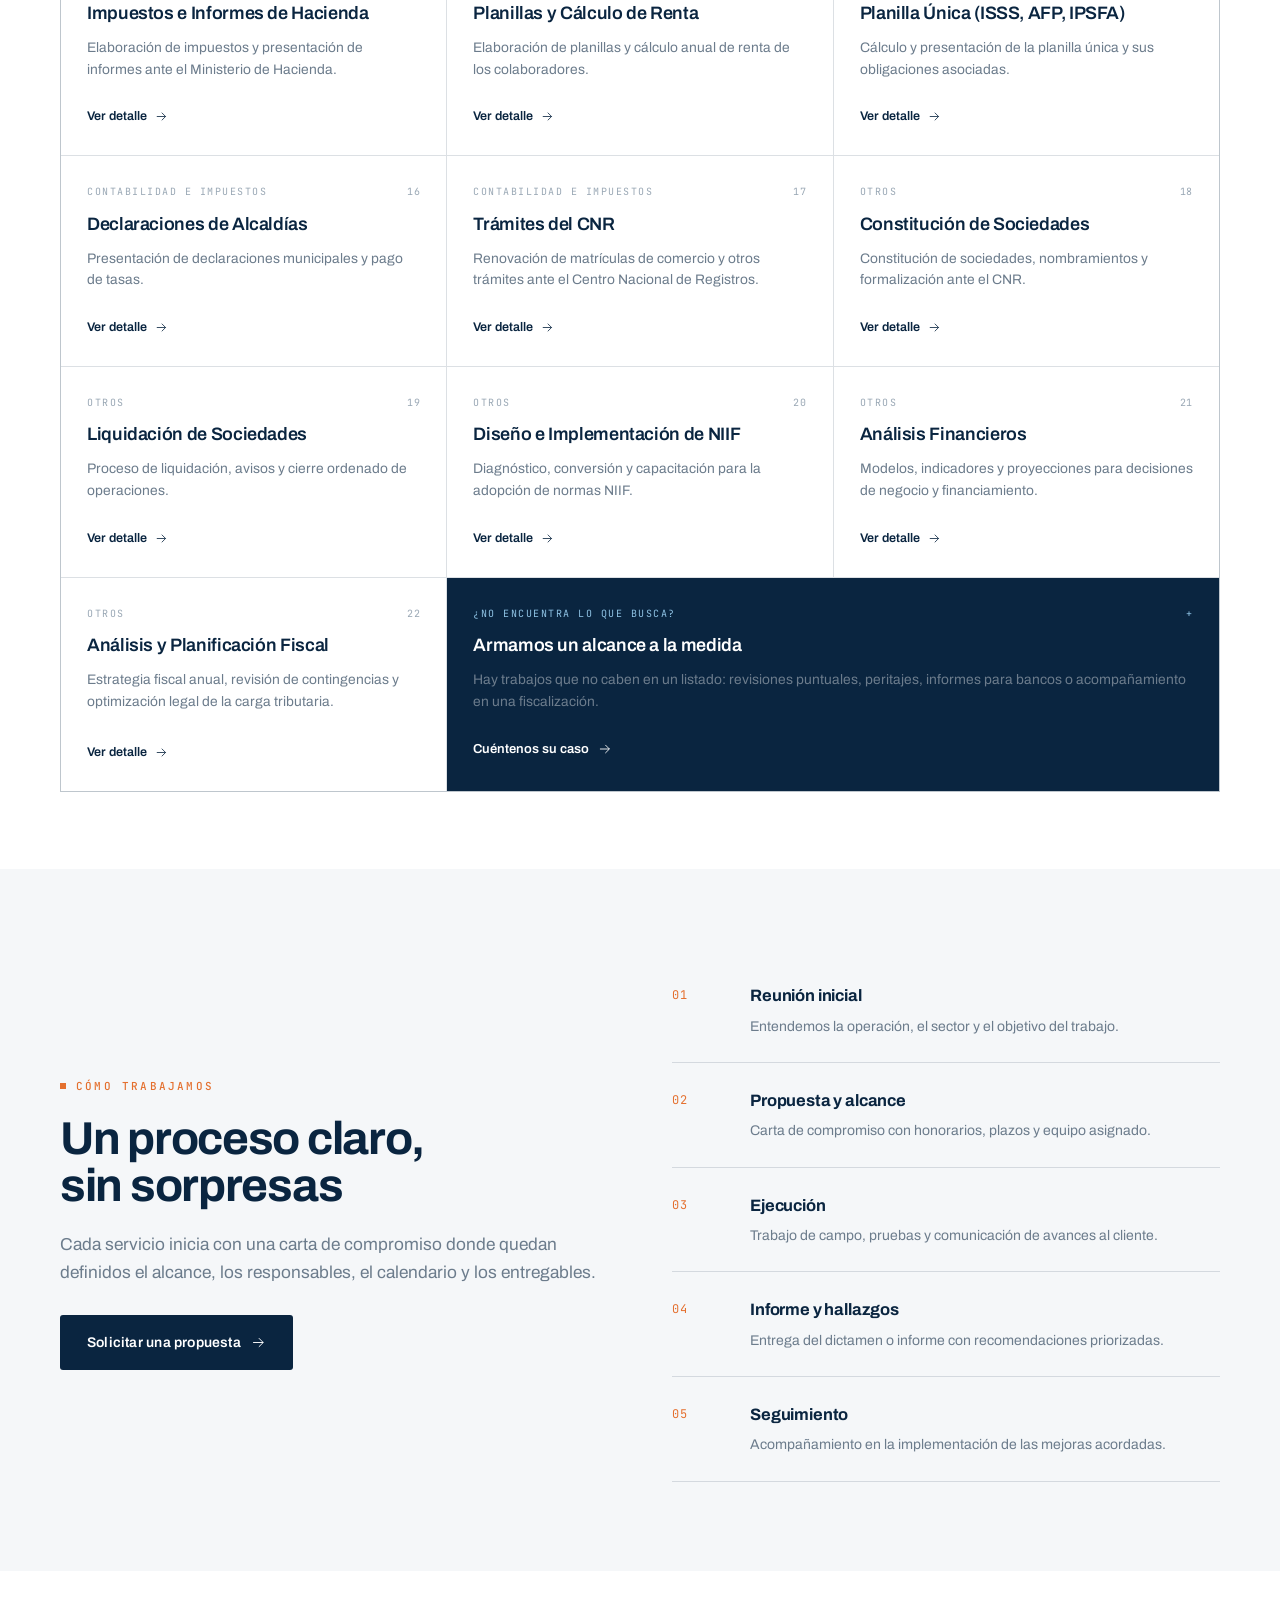
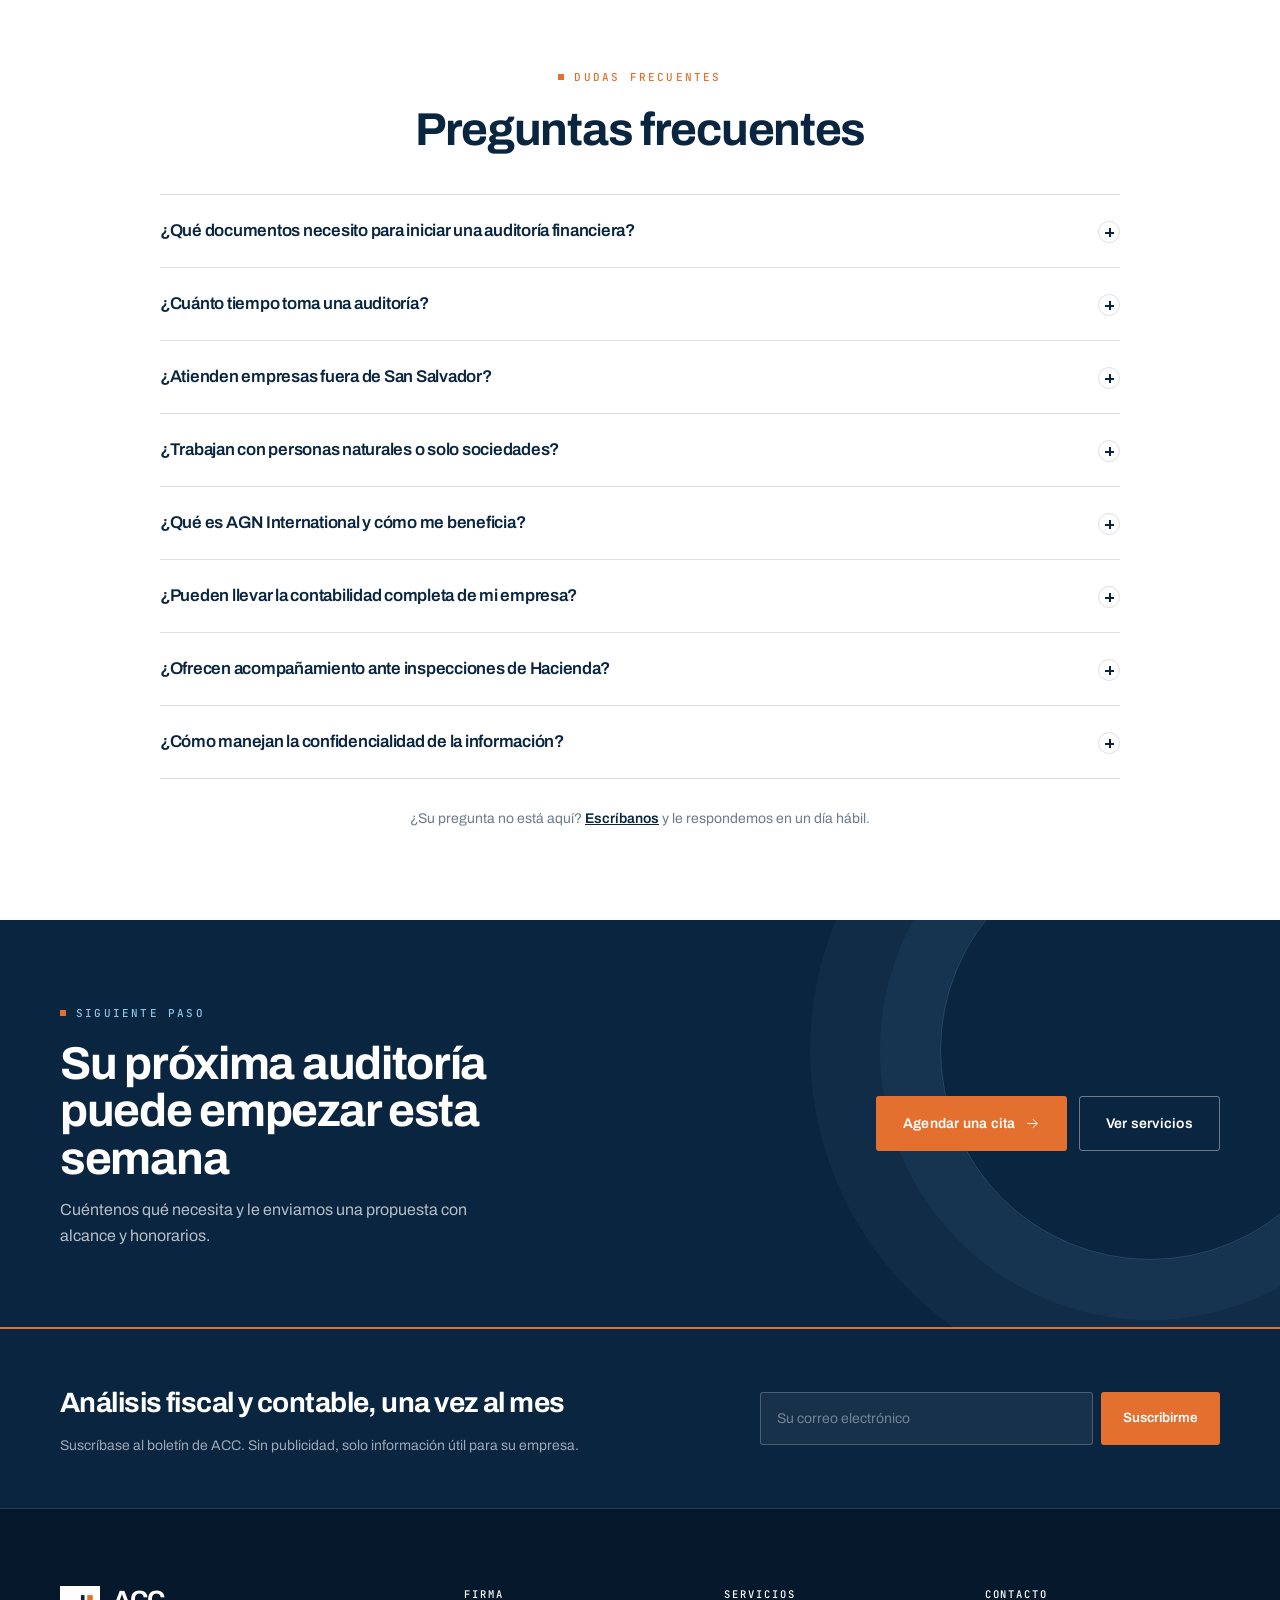
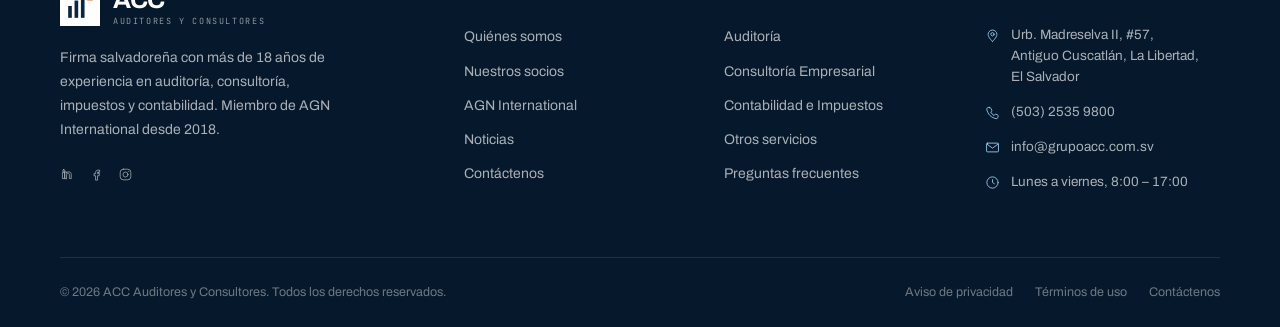
<file: servicios.html>
<!DOCTYPE html>
<html lang="es">
<head>
<meta charset="utf-8">
<meta name="viewport" content="width=device-width, initial-scale=1">
<title>Servicios · ACC</title>
<meta name="description" content="ACC — Auditores y Consultores. Más de 18 años en auditoría, consultoría, impuestos y contabilidad en El Salvador.">
<link rel="stylesheet" href="assets/css/acc.css">
</head>
<body>

<div class="topbar">
  <div class="wrap-wide">
    <div class="topbar__list">
      <a href="contacto.html"><svg class="" viewBox="0 0 24 24" fill="none" stroke="currentColor" stroke-width="1.5" stroke-linecap="round" stroke-linejoin="round" aria-hidden="true"><path d="M12 21.5s7-6.3 7-11.2A7 7 0 0 0 5 10.3c0 4.9 7 11.2 7 11.2Z"/><circle cx="12" cy="10" r="2.6"/></svg> Urb. Madreselva II, #57, Antiguo Cuscatlán</a>
      <a href="tel:+50325359800"><svg class="" viewBox="0 0 24 24" fill="none" stroke="currentColor" stroke-width="1.5" stroke-linecap="round" stroke-linejoin="round" aria-hidden="true"><path d="M6.6 3.5 4 4.4c-.9.3-1.4 1.2-1.2 2.1 1.1 7.9 7.4 14.2 15.3 15.3.9.2 1.8-.3 2.1-1.2l.9-2.6c.3-.8-.1-1.7-.9-2l-3-1.2c-.7-.3-1.5 0-1.9.6l-.9 1.3a13 13 0 0 1-5.3-5.3l1.3-.9c.6-.4.9-1.2.6-1.9l-1.2-3c-.3-.8-1.2-1.2-2-.9Z"/></svg> (503) 2535 9800</a>
      <a href="mailto:info@grupoacc.com.sv"><svg class="" viewBox="0 0 24 24" fill="none" stroke="currentColor" stroke-width="1.5" stroke-linecap="round" stroke-linejoin="round" aria-hidden="true"><rect x="2.5" y="5" width="19" height="14" rx="1.5"/><path d="m3 6.5 9 6.5 9-6.5"/></svg> info@grupoacc.com.sv</a>
    </div>
    <div class="topbar__right">
      <div class="lang" role="group" aria-label="Idioma">
        <button class="is-on" data-lang="es">ES</button><span>/</span><button data-lang="en">EN</button>
      </div>
      <div class="social">
        <a href="#" data-pending aria-label="LinkedIn"><svg class="" viewBox="0 0 24 24" fill="none" stroke="currentColor" stroke-width="1.5" stroke-linecap="round" stroke-linejoin="round" aria-hidden="true"><path d="M4.5 8.5h3v10h-3zM6 4.2a1.8 1.8 0 1 0 0 3.6 1.8 1.8 0 0 0 0-3.6ZM10.5 18.5v-6c0-1.6.9-2.6 2.4-2.6 1.4 0 2.1.9 2.1 2.6v6h3v-6.4c0-3-1.6-4.4-3.9-4.4-1.5 0-2.6.7-3.6 2v-1.9h-3c.05 1.1 0 10 0 10Z"/></svg></a>
        <a href="#" data-pending aria-label="Facebook"><svg class="" viewBox="0 0 24 24" fill="none" stroke="currentColor" stroke-width="1.5" stroke-linecap="round" stroke-linejoin="round" aria-hidden="true"><path d="M14.5 8.5H17V5h-2.5C12 5 10.5 6.6 10.5 9v1.5H8V14h2.5v7h3.2v-7h2.6l.4-3.5h-3V9.2c0-.5.2-.7.8-.7Z"/></svg></a>
        <a href="#" data-pending aria-label="Instagram"><svg class="" viewBox="0 0 24 24" fill="none" stroke="currentColor" stroke-width="1.5" stroke-linecap="round" stroke-linejoin="round" aria-hidden="true"><rect x="3.5" y="3.5" width="17" height="17" rx="5"/><circle cx="12" cy="12" r="4"/><path d="M16.9 7.1h.01"/></svg></a>
      </div>
    </div>
  </div>
</div>

<header class="header">
  <div class="wrap-wide header__inner">
    <a class="brand" href="home.html" aria-label="ACC, inicio">
      <svg class="brand__mark" viewBox="0 0 44 44" aria-hidden="true">
  <rect width="44" height="44" fill="#0A2540"/>
  <rect x="9" y="22" width="4" height="13" fill="#FFFFFF"/>
  <rect x="16" y="16" width="4" height="19" fill="#FFFFFF"/>
  <rect x="23" y="10" width="4" height="25" fill="#FFFFFF"/>
  <rect x="30" y="10" width="6" height="6" fill="#E4702F"/>
</svg>
      <span class="brand__txt">
        <span class="brand__name">ACC</span>
        <span class="brand__sub">Auditores y Consultores</span>
      </span>
    </a>
    <nav class="nav" id="nav"><a href="home.html">Inicio</a><a href="nosotros.html">Quiénes somos</a><a href="servicios.html" class="is-active">Servicios</a><a href="noticias.html">Noticias</a><a href="contacto.html">Contáctenos</a></nav>
    <div class="header__cta">
      <a class="btn btn--navy" href="contacto.html">Solicitar una cita <svg class="" viewBox="0 0 24 24" fill="none" stroke="currentColor" stroke-width="1.5" stroke-linecap="round" stroke-linejoin="round" aria-hidden="true"><path d="M4 12h15M13 5.5l6.5 6.5-6.5 6.5"/></svg></a>
      <button class="icon-btn burger" aria-label="Abrir menú" aria-expanded="false"><svg class="" viewBox="0 0 24 24" fill="none" stroke="currentColor" stroke-width="1.5" stroke-linecap="round" stroke-linejoin="round" aria-hidden="true"><path d="M4 7h16M4 12h16M4 17h16"/></svg></button>
    </div>
  </div>
</header>

<main>

<section class="pagehead">
  <div class="wrap pagehead__in">
    <div>
      <div class="crumbs"><a href="home.html">Inicio</a><span>/</span><span style="color:#fff">Servicios</span></div>
      <h1>Servicios de auditoría,<br>consultoría e impuestos</h1>
      <p>22 servicios organizados en cuatro áreas. Filtre por categoría para encontrar lo que su empresa necesita.</p>
    </div>
    <div class="pagehead__stat"><div><b>22</b><span>servicios</span></div><div><b>4</b><span>categorías</span></div><div><b>65+</b><span>años de experiencia</span></div></div>
  </div>
</section>

<section class="section--tight" style="padding-top:clamp(36px,4vw,52px)">
  <div class="wrap">
    <div class="filters"><button class="filter is-on" data-filter="todos" aria-pressed="true">Todos <span data-count="todos">22</span></button><button class="filter" data-filter="auditoria" aria-pressed="false">Auditoría <span data-count="auditoria">0</span></button><button class="filter" data-filter="consultoria" aria-pressed="false">Consultoría Empresarial <span data-count="consultoria">0</span></button><button class="filter" data-filter="contabilidad" aria-pressed="false">Contabilidad e Impuestos <span data-count="contabilidad">0</span></button><button class="filter" data-filter="otros" aria-pressed="false">Otros <span data-count="otros">0</span></button></div>
  </div>
</section>

<section style="padding-bottom:clamp(56px,6vw,90px)">
  <div class="wrap">
    <div class="svc-grid" data-services><a class="svc" data-cat="auditoria" href="servicio-auditoria-financiera.html">
      <span class="svc__bar"></span>
      <span class="svc__top"><span class="svc__cat">Auditoría</span><span class="svc__n">01</span></span>
      <h3>Auditoría Financiera</h3>
      <p>Dictamen independiente sobre la razonabilidad de los estados financieros, bajo NIIF y normas de auditoría vigentes.</p>
      <span class="svc__go">Ver detalle <svg class="" viewBox="0 0 24 24" fill="none" stroke="currentColor" stroke-width="1.5" stroke-linecap="round" stroke-linejoin="round" aria-hidden="true"><path d="M4 12h15M13 5.5l6.5 6.5-6.5 6.5"/></svg></span>
    </a><a class="svc" data-cat="auditoria" href="servicio-auditoria-financiera.html">
      <span class="svc__bar"></span>
      <span class="svc__top"><span class="svc__cat">Auditoría</span><span class="svc__n">02</span></span>
      <h3>Auditoría Fiscal</h3>
      <p>Revisión del cumplimiento tributario y conciliación entre la contabilidad y las declaraciones presentadas.</p>
      <span class="svc__go">Ver detalle <svg class="" viewBox="0 0 24 24" fill="none" stroke="currentColor" stroke-width="1.5" stroke-linecap="round" stroke-linejoin="round" aria-hidden="true"><path d="M4 12h15M13 5.5l6.5 6.5-6.5 6.5"/></svg></span>
    </a><a class="svc" data-cat="auditoria" href="servicio-auditoria-financiera.html">
      <span class="svc__bar"></span>
      <span class="svc__top"><span class="svc__cat">Auditoría</span><span class="svc__n">03</span></span>
      <h3>Due Diligence</h3>
      <p>Análisis financiero, fiscal y legal previo a una compra, fusión o inversión.</p>
      <span class="svc__go">Ver detalle <svg class="" viewBox="0 0 24 24" fill="none" stroke="currentColor" stroke-width="1.5" stroke-linecap="round" stroke-linejoin="round" aria-hidden="true"><path d="M4 12h15M13 5.5l6.5 6.5-6.5 6.5"/></svg></span>
    </a><a class="svc" data-cat="auditoria" href="servicio-auditoria-financiera.html">
      <span class="svc__bar"></span>
      <span class="svc__top"><span class="svc__cat">Auditoría</span><span class="svc__n">04</span></span>
      <h3>Auditoría Forense</h3>
      <p>Investigación de irregularidades, fraudes y malas prácticas con evidencia documentada.</p>
      <span class="svc__go">Ver detalle <svg class="" viewBox="0 0 24 24" fill="none" stroke="currentColor" stroke-width="1.5" stroke-linecap="round" stroke-linejoin="round" aria-hidden="true"><path d="M4 12h15M13 5.5l6.5 6.5-6.5 6.5"/></svg></span>
    </a><a class="svc" data-cat="auditoria" href="servicio-auditoria-financiera.html">
      <span class="svc__bar"></span>
      <span class="svc__top"><span class="svc__cat">Auditoría</span><span class="svc__n">05</span></span>
      <h3>Auditoría Interna</h3>
      <p>Evaluación de controles y procesos, con planes de mejora priorizados por riesgo.</p>
      <span class="svc__go">Ver detalle <svg class="" viewBox="0 0 24 24" fill="none" stroke="currentColor" stroke-width="1.5" stroke-linecap="round" stroke-linejoin="round" aria-hidden="true"><path d="M4 12h15M13 5.5l6.5 6.5-6.5 6.5"/></svg></span>
    </a><a class="svc" data-cat="auditoria" href="servicio-auditoria-financiera.html">
      <span class="svc__bar"></span>
      <span class="svc__top"><span class="svc__cat">Auditoría</span><span class="svc__n">06</span></span>
      <h3>Valuación de Empresas</h3>
      <p>Valoración de negocios, activos y participaciones para decisiones de inversión o sucesión.</p>
      <span class="svc__go">Ver detalle <svg class="" viewBox="0 0 24 24" fill="none" stroke="currentColor" stroke-width="1.5" stroke-linecap="round" stroke-linejoin="round" aria-hidden="true"><path d="M4 12h15M13 5.5l6.5 6.5-6.5 6.5"/></svg></span>
    </a><a class="svc" data-cat="auditoria" href="servicio-auditoria-financiera.html">
      <span class="svc__bar"></span>
      <span class="svc__top"><span class="svc__cat">Auditoría</span><span class="svc__n">07</span></span>
      <h3>Estudios de Precios de Transferencia</h3>
      <p>Documentación y análisis de operaciones entre partes relacionadas conforme a la normativa.</p>
      <span class="svc__go">Ver detalle <svg class="" viewBox="0 0 24 24" fill="none" stroke="currentColor" stroke-width="1.5" stroke-linecap="round" stroke-linejoin="round" aria-hidden="true"><path d="M4 12h15M13 5.5l6.5 6.5-6.5 6.5"/></svg></span>
    </a><a class="svc" data-cat="auditoria" href="servicio-auditoria-financiera.html">
      <span class="svc__bar"></span>
      <span class="svc__top"><span class="svc__cat">Auditoría</span><span class="svc__n">08</span></span>
      <h3>Cumplimiento Ley de Lavado de Dinero</h3>
      <p>Auditoría de cumplimiento de la Ley contra el Lavado de Dinero y de Activos.</p>
      <span class="svc__go">Ver detalle <svg class="" viewBox="0 0 24 24" fill="none" stroke="currentColor" stroke-width="1.5" stroke-linecap="round" stroke-linejoin="round" aria-hidden="true"><path d="M4 12h15M13 5.5l6.5 6.5-6.5 6.5"/></svg></span>
    </a><a class="svc" data-cat="auditoria" href="servicio-auditoria-financiera.html">
      <span class="svc__bar"></span>
      <span class="svc__top"><span class="svc__cat">Auditoría</span><span class="svc__n">09</span></span>
      <h3>Auditorías de Cumplimiento</h3>
      <p>Verificación del cumplimiento normativo, regulatorio y de políticas internas.</p>
      <span class="svc__go">Ver detalle <svg class="" viewBox="0 0 24 24" fill="none" stroke="currentColor" stroke-width="1.5" stroke-linecap="round" stroke-linejoin="round" aria-hidden="true"><path d="M4 12h15M13 5.5l6.5 6.5-6.5 6.5"/></svg></span>
    </a><a class="svc" data-cat="consultoria" href="servicio-auditoria-financiera.html">
      <span class="svc__bar"></span>
      <span class="svc__top"><span class="svc__cat">Consultoría Empresarial</span><span class="svc__n">10</span></span>
      <h3>Asesoría Legal Mercantil</h3>
      <p>Constitución, transformación y contratos societarios con acompañamiento permanente.</p>
      <span class="svc__go">Ver detalle <svg class="" viewBox="0 0 24 24" fill="none" stroke="currentColor" stroke-width="1.5" stroke-linecap="round" stroke-linejoin="round" aria-hidden="true"><path d="M4 12h15M13 5.5l6.5 6.5-6.5 6.5"/></svg></span>
    </a><a class="svc" data-cat="consultoria" href="servicio-auditoria-financiera.html">
      <span class="svc__bar"></span>
      <span class="svc__top"><span class="svc__cat">Consultoría Empresarial</span><span class="svc__n">11</span></span>
      <h3>Asesoría Empresarial</h3>
      <p>Administración, finanzas, contabilidad, auditoría, fiscal y legal, con enfoque en cumplimiento.</p>
      <span class="svc__go">Ver detalle <svg class="" viewBox="0 0 24 24" fill="none" stroke="currentColor" stroke-width="1.5" stroke-linecap="round" stroke-linejoin="round" aria-hidden="true"><path d="M4 12h15M13 5.5l6.5 6.5-6.5 6.5"/></svg></span>
    </a><a class="svc" data-cat="contabilidad" href="servicio-auditoria-financiera.html">
      <span class="svc__bar"></span>
      <span class="svc__top"><span class="svc__cat">Contabilidad e Impuestos</span><span class="svc__n">12</span></span>
      <h3>Outsourcing de Contabilidad</h3>
      <p>Contabilidad mensual, estados financieros y libros legales bajo responsabilidad de la firma.</p>
      <span class="svc__go">Ver detalle <svg class="" viewBox="0 0 24 24" fill="none" stroke="currentColor" stroke-width="1.5" stroke-linecap="round" stroke-linejoin="round" aria-hidden="true"><path d="M4 12h15M13 5.5l6.5 6.5-6.5 6.5"/></svg></span>
    </a><a class="svc" data-cat="contabilidad" href="servicio-auditoria-financiera.html">
      <span class="svc__bar"></span>
      <span class="svc__top"><span class="svc__cat">Contabilidad e Impuestos</span><span class="svc__n">13</span></span>
      <h3>Impuestos e Informes de Hacienda</h3>
      <p>Elaboración de impuestos y presentación de informes ante el Ministerio de Hacienda.</p>
      <span class="svc__go">Ver detalle <svg class="" viewBox="0 0 24 24" fill="none" stroke="currentColor" stroke-width="1.5" stroke-linecap="round" stroke-linejoin="round" aria-hidden="true"><path d="M4 12h15M13 5.5l6.5 6.5-6.5 6.5"/></svg></span>
    </a><a class="svc" data-cat="contabilidad" href="servicio-auditoria-financiera.html">
      <span class="svc__bar"></span>
      <span class="svc__top"><span class="svc__cat">Contabilidad e Impuestos</span><span class="svc__n">14</span></span>
      <h3>Planillas y Cálculo de Renta</h3>
      <p>Elaboración de planillas y cálculo anual de renta de los colaboradores.</p>
      <span class="svc__go">Ver detalle <svg class="" viewBox="0 0 24 24" fill="none" stroke="currentColor" stroke-width="1.5" stroke-linecap="round" stroke-linejoin="round" aria-hidden="true"><path d="M4 12h15M13 5.5l6.5 6.5-6.5 6.5"/></svg></span>
    </a><a class="svc" data-cat="contabilidad" href="servicio-auditoria-financiera.html">
      <span class="svc__bar"></span>
      <span class="svc__top"><span class="svc__cat">Contabilidad e Impuestos</span><span class="svc__n">15</span></span>
      <h3>Planilla Única (ISSS, AFP, IPSFA)</h3>
      <p>Cálculo y presentación de la planilla única y sus obligaciones asociadas.</p>
      <span class="svc__go">Ver detalle <svg class="" viewBox="0 0 24 24" fill="none" stroke="currentColor" stroke-width="1.5" stroke-linecap="round" stroke-linejoin="round" aria-hidden="true"><path d="M4 12h15M13 5.5l6.5 6.5-6.5 6.5"/></svg></span>
    </a><a class="svc" data-cat="contabilidad" href="servicio-auditoria-financiera.html">
      <span class="svc__bar"></span>
      <span class="svc__top"><span class="svc__cat">Contabilidad e Impuestos</span><span class="svc__n">16</span></span>
      <h3>Declaraciones de Alcaldías</h3>
      <p>Presentación de declaraciones municipales y pago de tasas.</p>
      <span class="svc__go">Ver detalle <svg class="" viewBox="0 0 24 24" fill="none" stroke="currentColor" stroke-width="1.5" stroke-linecap="round" stroke-linejoin="round" aria-hidden="true"><path d="M4 12h15M13 5.5l6.5 6.5-6.5 6.5"/></svg></span>
    </a><a class="svc" data-cat="contabilidad" href="servicio-auditoria-financiera.html">
      <span class="svc__bar"></span>
      <span class="svc__top"><span class="svc__cat">Contabilidad e Impuestos</span><span class="svc__n">17</span></span>
      <h3>Trámites del CNR</h3>
      <p>Renovación de matrículas de comercio y otros trámites ante el Centro Nacional de Registros.</p>
      <span class="svc__go">Ver detalle <svg class="" viewBox="0 0 24 24" fill="none" stroke="currentColor" stroke-width="1.5" stroke-linecap="round" stroke-linejoin="round" aria-hidden="true"><path d="M4 12h15M13 5.5l6.5 6.5-6.5 6.5"/></svg></span>
    </a><a class="svc" data-cat="otros" href="servicio-auditoria-financiera.html">
      <span class="svc__bar"></span>
      <span class="svc__top"><span class="svc__cat">Otros</span><span class="svc__n">18</span></span>
      <h3>Constitución de Sociedades</h3>
      <p>Constitución de sociedades, nombramientos y formalización ante el CNR.</p>
      <span class="svc__go">Ver detalle <svg class="" viewBox="0 0 24 24" fill="none" stroke="currentColor" stroke-width="1.5" stroke-linecap="round" stroke-linejoin="round" aria-hidden="true"><path d="M4 12h15M13 5.5l6.5 6.5-6.5 6.5"/></svg></span>
    </a><a class="svc" data-cat="otros" href="servicio-auditoria-financiera.html">
      <span class="svc__bar"></span>
      <span class="svc__top"><span class="svc__cat">Otros</span><span class="svc__n">19</span></span>
      <h3>Liquidación de Sociedades</h3>
      <p>Proceso de liquidación, avisos y cierre ordenado de operaciones.</p>
      <span class="svc__go">Ver detalle <svg class="" viewBox="0 0 24 24" fill="none" stroke="currentColor" stroke-width="1.5" stroke-linecap="round" stroke-linejoin="round" aria-hidden="true"><path d="M4 12h15M13 5.5l6.5 6.5-6.5 6.5"/></svg></span>
    </a><a class="svc" data-cat="otros" href="servicio-auditoria-financiera.html">
      <span class="svc__bar"></span>
      <span class="svc__top"><span class="svc__cat">Otros</span><span class="svc__n">20</span></span>
      <h3>Diseño e Implementación de NIIF</h3>
      <p>Diagnóstico, conversión y capacitación para la adopción de normas NIIF.</p>
      <span class="svc__go">Ver detalle <svg class="" viewBox="0 0 24 24" fill="none" stroke="currentColor" stroke-width="1.5" stroke-linecap="round" stroke-linejoin="round" aria-hidden="true"><path d="M4 12h15M13 5.5l6.5 6.5-6.5 6.5"/></svg></span>
    </a><a class="svc" data-cat="otros" href="servicio-auditoria-financiera.html">
      <span class="svc__bar"></span>
      <span class="svc__top"><span class="svc__cat">Otros</span><span class="svc__n">21</span></span>
      <h3>Análisis Financieros</h3>
      <p>Modelos, indicadores y proyecciones para decisiones de negocio y financiamiento.</p>
      <span class="svc__go">Ver detalle <svg class="" viewBox="0 0 24 24" fill="none" stroke="currentColor" stroke-width="1.5" stroke-linecap="round" stroke-linejoin="round" aria-hidden="true"><path d="M4 12h15M13 5.5l6.5 6.5-6.5 6.5"/></svg></span>
    </a><a class="svc" data-cat="otros" href="servicio-auditoria-financiera.html">
      <span class="svc__bar"></span>
      <span class="svc__top"><span class="svc__cat">Otros</span><span class="svc__n">22</span></span>
      <h3>Análisis y Planificación Fiscal</h3>
      <p>Estrategia fiscal anual, revisión de contingencias y optimización legal de la carga tributaria.</p>
      <span class="svc__go">Ver detalle <svg class="" viewBox="0 0 24 24" fill="none" stroke="currentColor" stroke-width="1.5" stroke-linecap="round" stroke-linejoin="round" aria-hidden="true"><path d="M4 12h15M13 5.5l6.5 6.5-6.5 6.5"/></svg></span>
    </a><div class="svc svc--cta">
      <span class="svc__top"><span class="svc__cat">¿No encuentra lo que busca?</span><span class="svc__n">+</span></span>
      <h3>Armamos un alcance a la medida</h3>
      <p>Hay trabajos que no caben en un listado: revisiones puntuales, peritajes, informes para bancos o acompañamiento en una fiscalización.</p>
      <a class="link-arrow" href="contacto.html" style="margin-top:auto;padding-top:14px;font-size:13px">Cuéntenos su caso <svg class="" viewBox="0 0 24 24" fill="none" stroke="currentColor" stroke-width="1.5" stroke-linecap="round" stroke-linejoin="round" aria-hidden="true"><path d="M4 12h15M13 5.5l6.5 6.5-6.5 6.5"/></svg></a>
    </div></div>
    <div class="empty">No hay servicios en esta categoría.</div>
  </div>
</section>

<section class="bg-2 section">
  <div class="wrap">
    <div class="split" style="align-items:center">
      <div>
        <span class="eyebrow">Cómo trabajamos</span>
        <h2 class="h2" style="margin-top:18px">Un proceso claro,<br>sin sorpresas</h2>
        <p class="lead" style="margin-top:20px">Cada servicio inicia con una carta de compromiso donde quedan definidos el alcance, los responsables, el calendario y los entregables.</p>
        <a class="btn btn--navy" href="contacto.html" style="margin-top:28px">Solicitar una propuesta <svg class="" viewBox="0 0 24 24" fill="none" stroke="currentColor" stroke-width="1.5" stroke-linecap="round" stroke-linejoin="round" aria-hidden="true"><path d="M4 12h15M13 5.5l6.5 6.5-6.5 6.5"/></svg></a>
      </div>
      <div class="steps">
        <div class="step"><div><b>Reunión inicial</b><p>Entendemos la operación, el sector y el objetivo del trabajo.</p></div></div>
        <div class="step"><div><b>Propuesta y alcance</b><p>Carta de compromiso con honorarios, plazos y equipo asignado.</p></div></div>
        <div class="step"><div><b>Ejecución</b><p>Trabajo de campo, pruebas y comunicación de avances al cliente.</p></div></div>
        <div class="step"><div><b>Informe y hallazgos</b><p>Entrega del dictamen o informe con recomendaciones priorizadas.</p></div></div>
        <div class="step"><div><b>Seguimiento</b><p>Acompañamiento en la implementación de las mejoras acordadas.</p></div></div>
      </div>
    </div>
  </div>
</section>

<section class="section" id="faq">
  <div class="wrap" style="max-width:1040px">
    <div class="sechead sechead--center">
      <div><span class="eyebrow">Dudas frecuentes</span><h2 class="h2">Preguntas frecuentes</h2></div>
    </div>
    <div class="faq" style="margin-top:40px"><div class="faq__item">
      <button class="faq__q" aria-expanded="false"><span>¿Qué documentos necesito para iniciar una auditoría financiera?</span><span class="faq__ic"></span></button>
      <div class="faq__a"><p>Los estados financieros del período, libros legales, conciliaciones bancarias, inventarios, contratos relevantes y las declaraciones de impuestos presentadas. En la reunión inicial entregamos una lista de requerimientos adaptada a su empresa.</p></div>
    </div><div class="faq__item">
      <button class="faq__q" aria-expanded="false"><span>¿Cuánto tiempo toma una auditoría?</span><span class="faq__ic"></span></button>
      <div class="faq__a"><p>Una auditoría de estados financieros anuales de una empresa mediana suele tomar entre tres y cinco semanas desde la entrega completa de la información. El plazo se define en la carta de compromiso y depende del volumen de operaciones y de la calidad de los registros.</p></div>
    </div><div class="faq__item">
      <button class="faq__q" aria-expanded="false"><span>¿Atienden empresas fuera de San Salvador?</span><span class="faq__ic"></span></button>
      <div class="faq__a"><p>Sí. Trabajamos con clientes en todo el país y coordinamos la entrega de documentación de forma digital, con visitas programadas cuando el trabajo lo requiere.</p></div>
    </div><div class="faq__item">
      <button class="faq__q" aria-expanded="false"><span>¿Trabajan con personas naturales o solo sociedades?</span><span class="faq__ic"></span></button>
      <div class="faq__a"><p>Atendemos personas naturales con actividad económica, profesionales independientes y sociedades de todos los tamaños, incluidas organizaciones sin fines de lucro.</p></div>
    </div><div class="faq__item">
      <button class="faq__q" aria-expanded="false"><span>¿Qué es AGN International y cómo me beneficia?</span><span class="faq__ic"></span></button>
      <div class="faq__a"><p>AGN International es una asociación mundial de firmas independientes de contadores y asesores de negocios. Ser miembros nos permite atender operaciones internacionales, acceder a especialistas en 85 países y aplicar estándares globales de trabajo.</p></div>
    </div><div class="faq__item">
      <button class="faq__q" aria-expanded="false"><span>¿Pueden llevar la contabilidad completa de mi empresa?</span><span class="faq__ic"></span></button>
      <div class="faq__a"><p>Sí, mediante nuestro servicio de outsourcing contable: registro mensual, libros legales, estados financieros, planillas y cumplimiento de obligaciones ante Hacienda, ISSS, AFP y alcaldías.</p></div>
    </div><div class="faq__item">
      <button class="faq__q" aria-expanded="false"><span>¿Ofrecen acompañamiento ante inspecciones de Hacienda?</span><span class="faq__ic"></span></button>
      <div class="faq__a"><p>Sí. Preparamos la documentación de respaldo, acompañamos al cliente durante el proceso y elaboramos la respuesta técnica a los requerimientos de la administración tributaria.</p></div>
    </div><div class="faq__item">
      <button class="faq__q" aria-expanded="false"><span>¿Cómo manejan la confidencialidad de la información?</span><span class="faq__ic"></span></button>
      <div class="faq__a"><p>Todo el equipo firma acuerdos de confidencialidad. La información se resguarda en repositorios con acceso restringido y se mantiene la independencia exigida por el código de ética profesional.</p></div>
    </div></div>
    <p class="center muted" style="margin-top:28px;font-size:14px">¿Su pregunta no está aquí? <a href="contacto.html" style="color:var(--navy);font-weight:600;text-decoration:underline">Escríbanos</a> y le respondemos en un día hábil.</p>
  </div>
</section>

<section class="cta">
  <div class="wrap cta__in">
    <div>
      <span class="eyebrow" style="color:var(--sky)">Siguiente paso</span>
      <h2 class="h2" style="margin-top:16px">Su próxima auditoría puede empezar esta semana</h2>
      <p>Cuéntenos qué necesita y le enviamos una propuesta con alcance y honorarios.</p>
    </div>
    <div class="cta__actions">
      <a class="btn btn--primary" href="contacto.html">Agendar una cita <svg class="" viewBox="0 0 24 24" fill="none" stroke="currentColor" stroke-width="1.5" stroke-linecap="round" stroke-linejoin="round" aria-hidden="true"><path d="M4 12h15M13 5.5l6.5 6.5-6.5 6.5"/></svg></a>
      <a class="btn btn--ghost" href="servicios.html">Ver servicios</a>
    </div>
  </div>
</section>

</main>

<section class="newsletter">
  <div class="wrap newsletter__in">
    <div>
      <h3>Análisis fiscal y contable, una vez al mes</h3>
      <p>Suscríbase al boletín de ACC. Sin publicidad, solo información útil para su empresa.</p>
    </div>
    <form class="nl-form" novalidate>
      <input type="email" placeholder="Su correo electrónico" aria-label="Correo electrónico" required>
      <button type="submit">Suscribirme</button>
    </form>
  </div>
</section>

<footer class="footer">
  <div class="wrap">
    <div class="footer__grid">
      <div class="footer__about">
        <a class="brand" href="home.html" aria-label="ACC, inicio">
          <svg class="brand__mark" viewBox="0 0 44 44" aria-hidden="true">
  <rect width="44" height="44" fill="#FFFFFF"/>
  <rect x="9" y="22" width="4" height="13" fill="#0A2540"/>
  <rect x="16" y="16" width="4" height="19" fill="#0A2540"/>
  <rect x="23" y="10" width="4" height="25" fill="#0A2540"/>
  <rect x="30" y="10" width="6" height="6" fill="#E4702F"/>
</svg>
          <span class="brand__txt">
            <span class="brand__name" style="color:#fff">ACC</span>
            <span class="brand__sub" style="color:rgba(255,255,255,.55)">Auditores y Consultores</span>
          </span>
        </a>
        <p>Firma salvadoreña con más de 18 años de experiencia en auditoría, consultoría, impuestos y contabilidad. Miembro de AGN International desde 2018.</p>
        <div class="social">
          <a href="#" data-pending aria-label="LinkedIn"><svg class="" viewBox="0 0 24 24" fill="none" stroke="currentColor" stroke-width="1.5" stroke-linecap="round" stroke-linejoin="round" aria-hidden="true"><path d="M4.5 8.5h3v10h-3zM6 4.2a1.8 1.8 0 1 0 0 3.6 1.8 1.8 0 0 0 0-3.6ZM10.5 18.5v-6c0-1.6.9-2.6 2.4-2.6 1.4 0 2.1.9 2.1 2.6v6h3v-6.4c0-3-1.6-4.4-3.9-4.4-1.5 0-2.6.7-3.6 2v-1.9h-3c.05 1.1 0 10 0 10Z"/></svg></a>
          <a href="#" data-pending aria-label="Facebook"><svg class="" viewBox="0 0 24 24" fill="none" stroke="currentColor" stroke-width="1.5" stroke-linecap="round" stroke-linejoin="round" aria-hidden="true"><path d="M14.5 8.5H17V5h-2.5C12 5 10.5 6.6 10.5 9v1.5H8V14h2.5v7h3.2v-7h2.6l.4-3.5h-3V9.2c0-.5.2-.7.8-.7Z"/></svg></a>
          <a href="#" data-pending aria-label="Instagram"><svg class="" viewBox="0 0 24 24" fill="none" stroke="currentColor" stroke-width="1.5" stroke-linecap="round" stroke-linejoin="round" aria-hidden="true"><rect x="3.5" y="3.5" width="17" height="17" rx="5"/><circle cx="12" cy="12" r="4"/><path d="M16.9 7.1h.01"/></svg></a>
        </div>
      </div>
      <div>
        <h4>Firma</h4>
        <ul class="footer__list">
          <li><a href="nosotros.html">Quiénes somos</a></li>
          <li><a href="nosotros.html#profesionales">Nuestros socios</a></li>
          <li><a href="agn.html">AGN International</a></li>
          <li><a href="noticias.html">Noticias</a></li>
          <li><a href="contacto.html">Contáctenos</a></li>
        </ul>
      </div>
      <div>
        <h4>Servicios</h4>
        <ul class="footer__list">
          <li><a href="servicios.html#auditoria">Auditoría</a></li>
          <li><a href="servicios.html#consultoria">Consultoría Empresarial</a></li>
          <li><a href="servicios.html#contabilidad">Contabilidad e Impuestos</a></li>
          <li><a href="servicios.html#otros">Otros servicios</a></li>
          <li><a href="servicios.html#faq">Preguntas frecuentes</a></li>
        </ul>
      </div>
      <div>
        <h4>Contacto</h4>
        <ul class="footer__contact">
          <li><svg class="" viewBox="0 0 24 24" fill="none" stroke="currentColor" stroke-width="1.5" stroke-linecap="round" stroke-linejoin="round" aria-hidden="true"><path d="M12 21.5s7-6.3 7-11.2A7 7 0 0 0 5 10.3c0 4.9 7 11.2 7 11.2Z"/><circle cx="12" cy="10" r="2.6"/></svg><span>Urb. Madreselva II, #57,<br>Antiguo Cuscatlán, La Libertad,<br>El Salvador</span></li>
          <li><svg class="" viewBox="0 0 24 24" fill="none" stroke="currentColor" stroke-width="1.5" stroke-linecap="round" stroke-linejoin="round" aria-hidden="true"><path d="M6.6 3.5 4 4.4c-.9.3-1.4 1.2-1.2 2.1 1.1 7.9 7.4 14.2 15.3 15.3.9.2 1.8-.3 2.1-1.2l.9-2.6c.3-.8-.1-1.7-.9-2l-3-1.2c-.7-.3-1.5 0-1.9.6l-.9 1.3a13 13 0 0 1-5.3-5.3l1.3-.9c.6-.4.9-1.2.6-1.9l-1.2-3c-.3-.8-1.2-1.2-2-.9Z"/></svg><a href="tel:+50325359800">(503) 2535 9800</a></li>
          <li><svg class="" viewBox="0 0 24 24" fill="none" stroke="currentColor" stroke-width="1.5" stroke-linecap="round" stroke-linejoin="round" aria-hidden="true"><rect x="2.5" y="5" width="19" height="14" rx="1.5"/><path d="m3 6.5 9 6.5 9-6.5"/></svg><a href="mailto:info@grupoacc.com.sv">info@grupoacc.com.sv</a></li>
          <li><svg class="" viewBox="0 0 24 24" fill="none" stroke="currentColor" stroke-width="1.5" stroke-linecap="round" stroke-linejoin="round" aria-hidden="true"><circle cx="12" cy="12" r="9"/><path d="M12 7.5V12l3 2"/></svg><span>Lunes a viernes, 8:00 – 17:00</span></li>
        </ul>
      </div>
    </div>
    <div class="footer__bottom">
      <span>© <span data-year>2026</span> ACC Auditores y Consultores. Todos los derechos reservados.</span>
      <nav>
        <a href="#" data-pending>Aviso de privacidad</a>
        <a href="#" data-pending>Términos de uso</a>
        <a href="contacto.html">Contáctenos</a>
      </nav>
    </div>
  </div>
</footer>

<script src="assets/js/acc.js"></script>
</body>
</html>
</file>
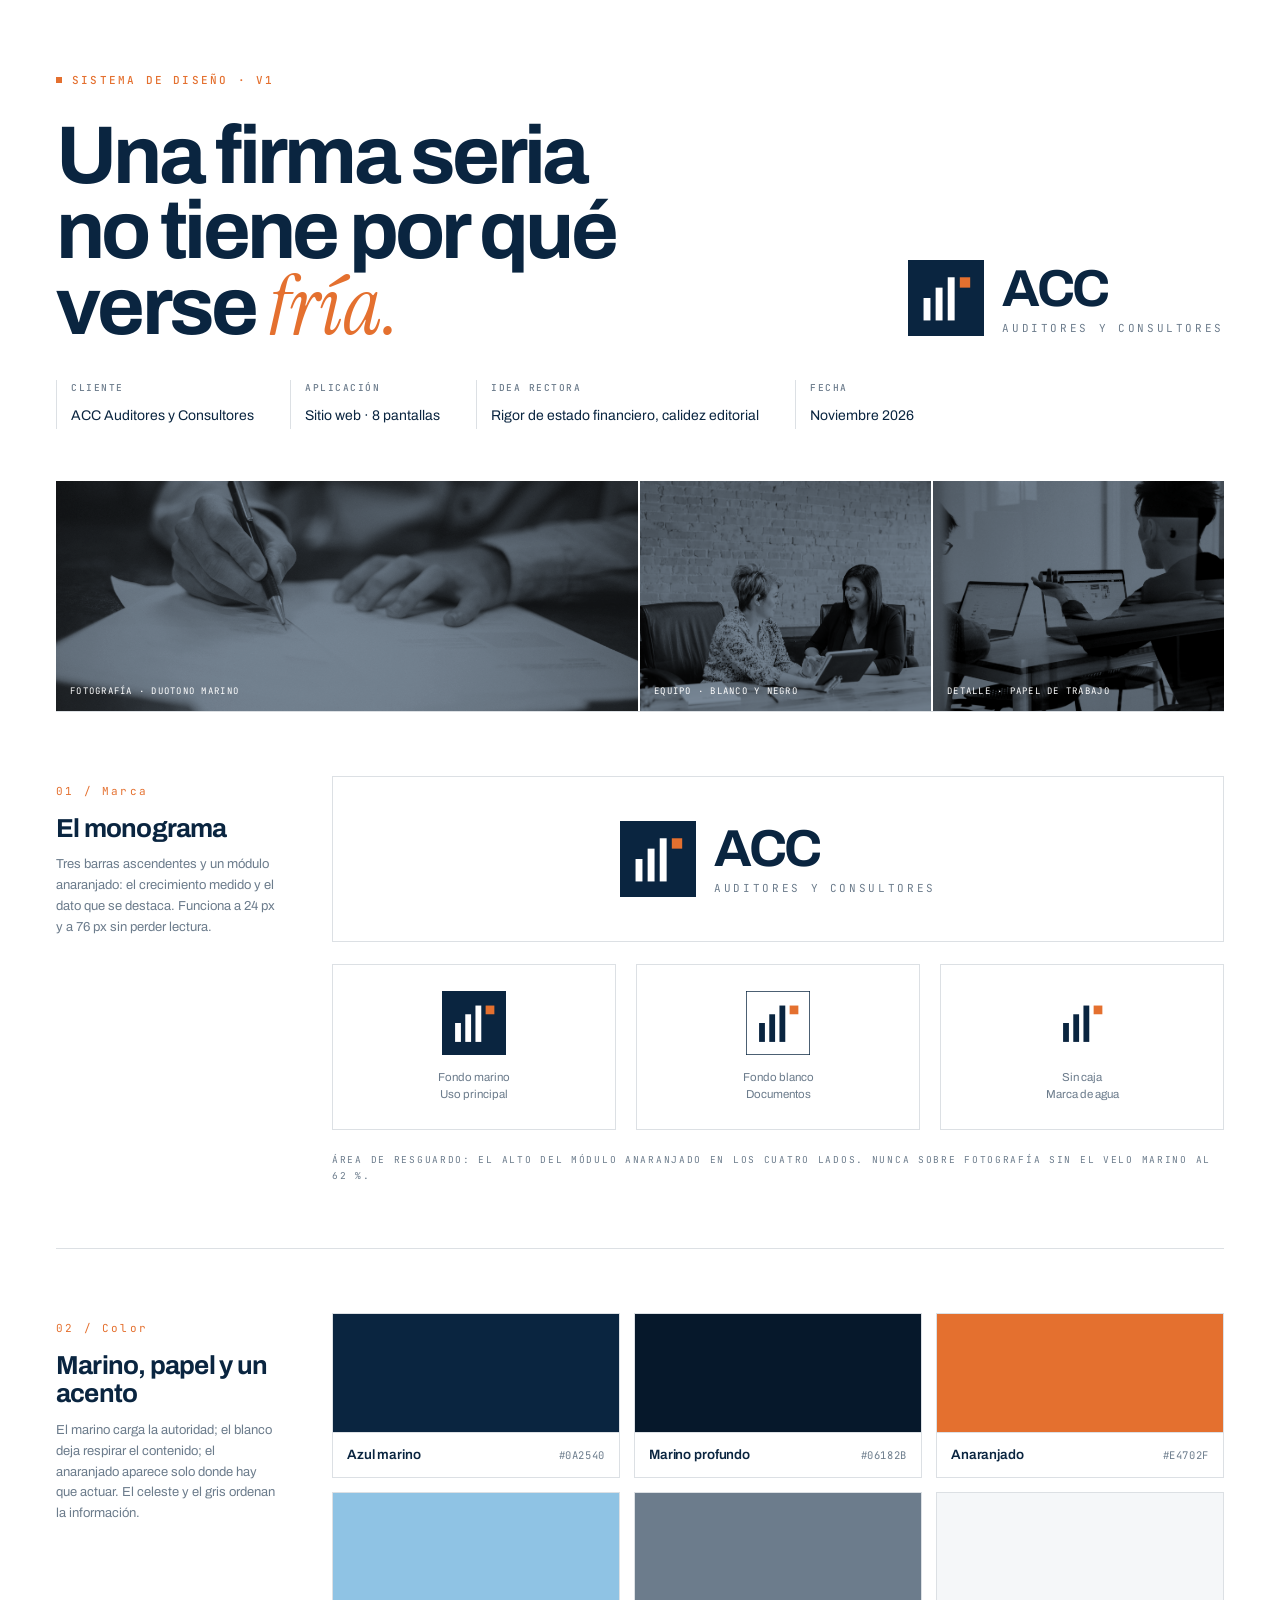
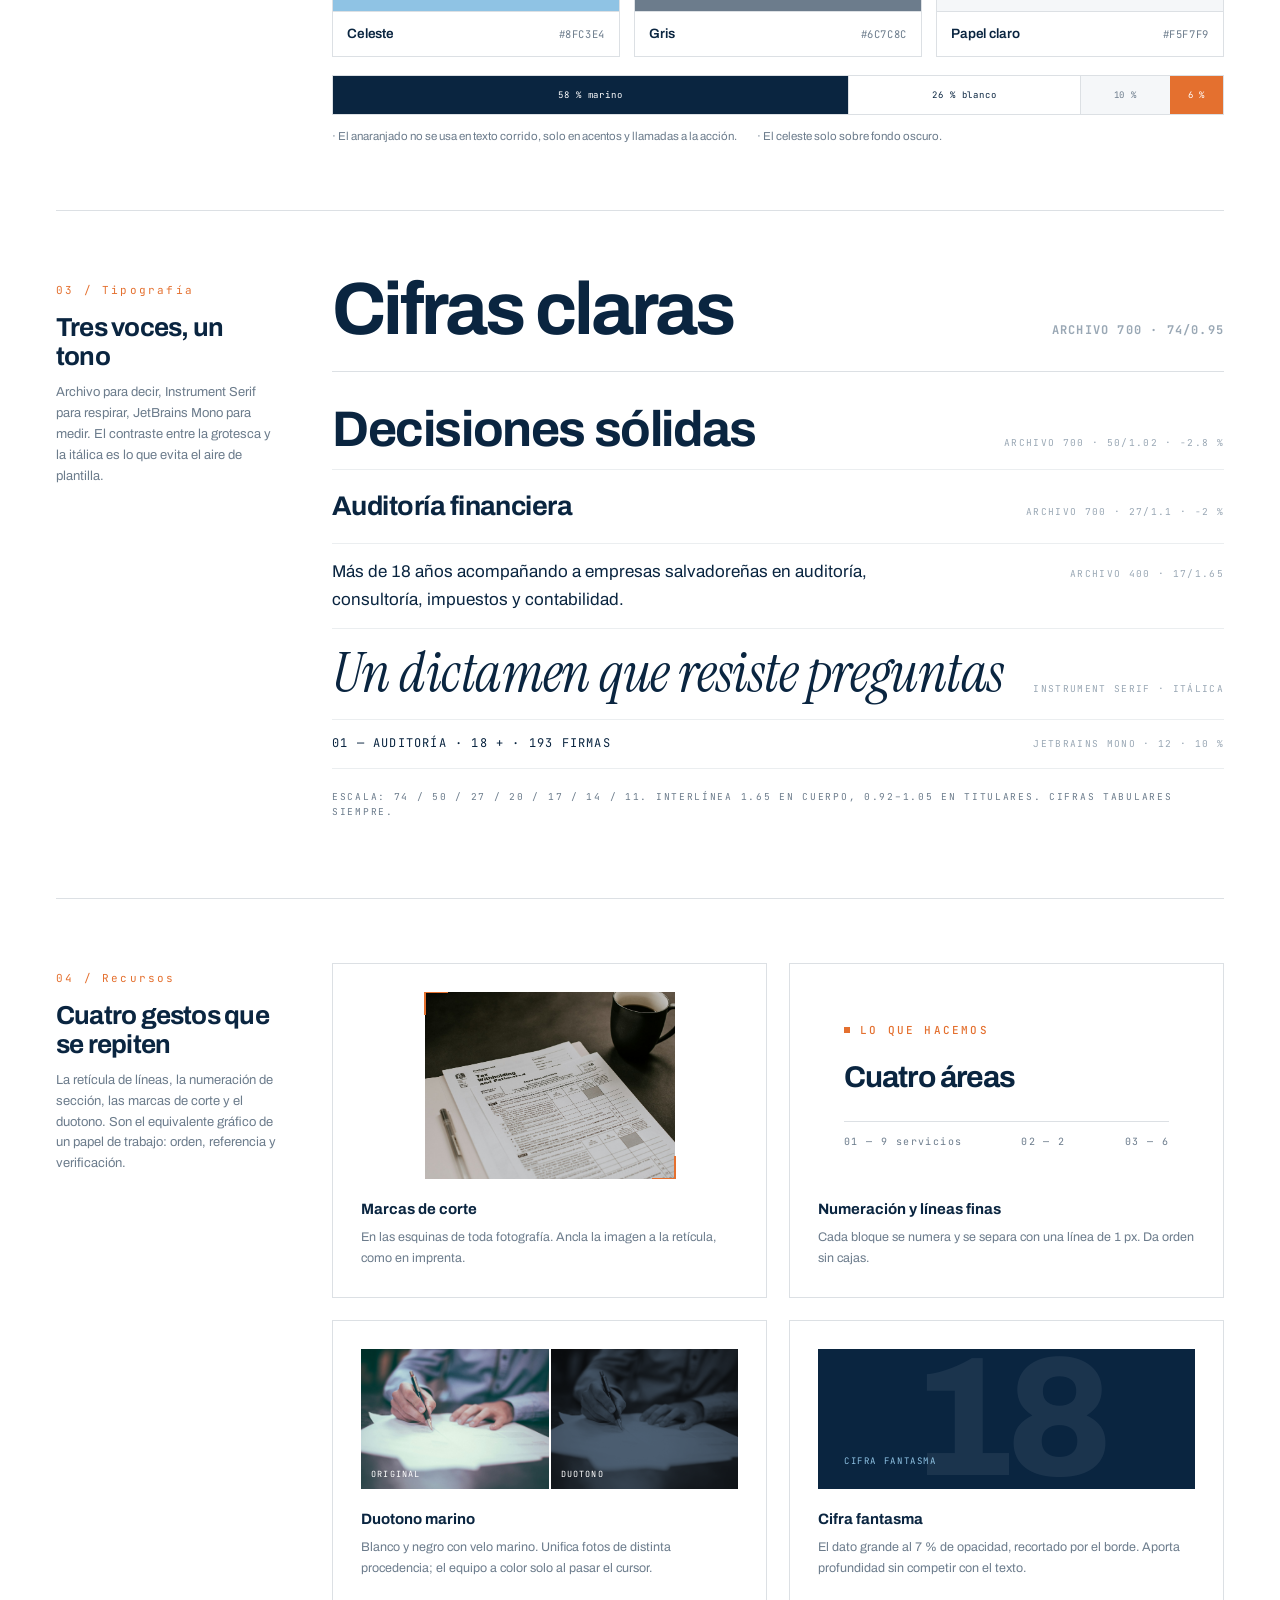
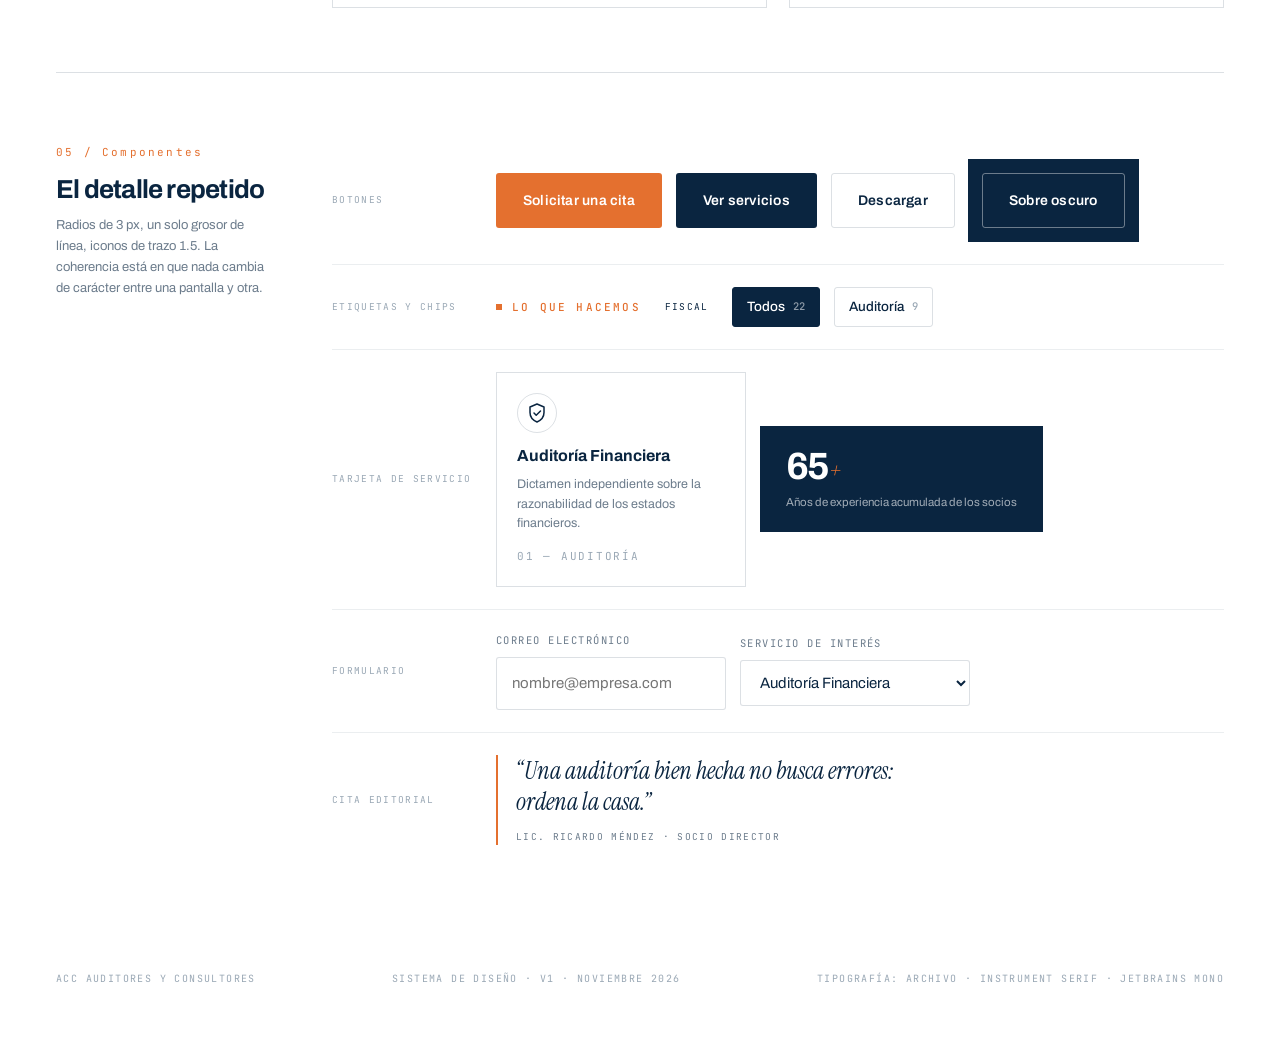
<file: sistema.html>
<!DOCTYPE html>
<html lang="es">
<head>
<meta charset="utf-8">
<meta name="viewport" content="width=device-width, initial-scale=1">
<title>ACC · Sistema de diseño</title>
<link rel="stylesheet" href="assets/css/acc.css">
<style>
  /* ── hoja de sistema: documento de marca, no pantalla del sitio ── */
  body{background:#fff;color:var(--navy)}
  .sheet{max-width:1600px;margin:0 auto;padding:0 56px}

  /* portada */
  .cover{padding:64px 0 0;border-bottom:1px solid var(--line)}
  .cover__top{display:flex;justify-content:space-between;align-items:flex-start;gap:40px;flex-wrap:wrap}
  .cover h1{font-size:clamp(52px,6.4vw,96px);font-weight:700;letter-spacing:-.045em;line-height:.92;margin-top:26px;max-width:14ch}
  .cover h1 em{font-family:var(--serif);font-style:italic;font-weight:400;letter-spacing:0;color:var(--orange)}
  .cover__meta{display:flex;gap:36px;margin-top:36px;flex-wrap:wrap}
  .cover__meta div{border-left:1px solid var(--line);padding-left:14px}
  .cover__meta b{display:block;font-family:var(--mono);font-size:9.5px;letter-spacing:.16em;text-transform:uppercase;color:var(--gray);font-weight:500;margin-bottom:5px}
  .cover__meta span{font-size:14px}
  .cover__strip{display:grid;grid-template-columns:2fr 1fr 1fr;gap:2px;margin-top:52px;height:230px}
  .cover__strip figure{margin:0;overflow:hidden;position:relative}
  .cover__strip img{width:100%;height:100%;object-fit:cover;filter:grayscale(1) contrast(1.05)}
  .cover__strip figure::after{content:"";position:absolute;inset:0;background:rgba(10,37,64,.55);mix-blend-mode:multiply}
  .cover__strip figcaption{position:absolute;left:14px;bottom:12px;z-index:2;color:#fff;font-family:var(--mono);font-size:9px;letter-spacing:.14em;text-transform:uppercase}

  /* secciones numeradas */
  .sec{display:grid;grid-template-columns:220px minmax(0,1fr);gap:56px;padding:64px 0;border-bottom:1px solid var(--line)}
  .sec__head{align-self:start}
  .sec__num{font-family:var(--mono);font-size:11px;letter-spacing:.2em;color:var(--orange)}
  .sec__head h2{font-size:26px;letter-spacing:-.03em;margin-top:10px;line-height:1.1}
  .sec__head p{font-size:13px;line-height:1.6;color:var(--gray);margin-top:12px}
  .sec__body{min-width:0}

  .label{font-family:var(--mono);font-size:9.5px;letter-spacing:.18em;text-transform:uppercase;color:var(--gray);margin-bottom:14px}
  .frame{border:1px solid var(--line);padding:44px;display:grid;place-items:center}
  .frame--navy{background:var(--navy);border-color:var(--navy);color:#fff}

  /* marca */
  .lockup{display:flex;align-items:center;gap:18px}
  .lockup .brand__mark{width:76px;height:76px}
  .lockup .brand__name{font-size:52px;letter-spacing:-.05em}
  .lockup .brand__sub{font-size:11px;letter-spacing:.24em;margin-top:8px}
  .mark-grid{display:grid;grid-template-columns:repeat(3,1fr);gap:20px;margin-top:22px}
  .mark-grid > div{border:1px solid var(--line);padding:26px;display:grid;place-items:center;gap:14px}
  .mark-grid img,.mark-grid svg{width:64px;height:64px}
  .mark-grid span{font-size:11.5px;color:var(--gray);text-align:center;line-height:1.5}

  /* color */
  .swatches{display:grid;grid-template-columns:repeat(3,1fr);gap:14px}
  .swatch{border:1px solid var(--line);background:#fff}
  .swatch__fill{height:118px}
  .swatch__info{display:flex;align-items:baseline;justify-content:space-between;gap:10px;padding:11px 14px;border-top:1px solid var(--line)}
  .swatch__info b{font-size:13.5px;letter-spacing:-.01em;font-weight:600}
  .swatch__info code{font-family:var(--mono);font-size:10.5px;letter-spacing:.06em;color:var(--gray)}
  .ratio{display:flex;height:40px;margin-top:18px;border:1px solid var(--line)}
  .ratio span{display:grid;place-items:center;font-family:var(--mono);font-size:9px;letter-spacing:.1em}
  .ratio-note{display:flex;gap:20px;margin-top:12px;font-size:11.5px;color:var(--gray);flex-wrap:wrap}

  /* tipografía */
  .spec{border-top:1px solid var(--line);padding-top:18px;margin-top:26px}
  .spec__row{display:flex;align-items:baseline;justify-content:space-between;gap:20px;border-bottom:1px solid var(--line-soft);padding:14px 0}
  .spec__row span{font-family:var(--mono);font-size:9.5px;letter-spacing:.14em;text-transform:uppercase;color:var(--gray-400);white-space:nowrap}
  .t-display{font-size:74px;font-weight:700;letter-spacing:-.04em;line-height:.95}
  .t-h2{font-size:50px;font-weight:700;letter-spacing:-.028em;line-height:1.02}
  .t-h3{font-size:27px;font-weight:700;letter-spacing:-.02em}
  .t-body{font-size:17px;line-height:1.65;max-width:60ch}
  .t-mono{font-family:var(--mono);font-size:12px;letter-spacing:.1em;text-transform:uppercase}
  .t-serif{font-family:var(--serif);font-style:italic;font-size:56px;line-height:1.1;letter-spacing:-.01em}

  /* recursos */
  .res{display:grid;grid-template-columns:repeat(2,1fr);gap:22px}
  .res__card{border:1px solid var(--line);padding:28px;display:flex;flex-direction:column;gap:16px;min-height:230px}
  .res__demo{flex:1;display:grid;place-items:center;background:var(--paper-2);position:relative;overflow:hidden}
  .duo{display:grid;grid-template-columns:1fr 1fr;gap:2px}
  .duo div{position:relative;overflow:hidden;aspect-ratio:4/3}
  .duo img{width:100%;height:100%;object-fit:cover}
  .duo div:last-child img{filter:grayscale(1) contrast(1.08)}
  .duo div:last-child::after{content:"";position:absolute;inset:0;background:rgba(10,37,64,.72);mix-blend-mode:multiply}
  .res__demo .cropmark{width:24px;height:24px;border-width:2px}
  .res__demo .cropmark--tl{left:-1px;top:-1px}
  .res__demo .cropmark--br{right:-1px;bottom:-1px}
  .duo span{position:absolute;left:10px;bottom:8px;z-index:2;font-family:var(--mono);font-size:8.5px;letter-spacing:.14em;text-transform:uppercase;color:#fff}

  /* componentes */
  .comp{display:flex;flex-wrap:wrap;gap:14px;align-items:center;padding:22px 0;border-bottom:1px solid var(--line-soft)}
  .comp__tag{width:150px;font-family:var(--mono);font-size:9.5px;letter-spacing:.14em;text-transform:uppercase;color:var(--gray-400);flex:none}
  .mini-card{width:250px;border:1px solid var(--line);padding:20px}
  .mini-card .card__ico{width:40px;height:40px;margin:0 0 10px}
  .mini-card h3{font-size:16px;margin-bottom:6px}
  .mini-card p{font-size:12.5px;color:var(--gray);line-height:1.55}
  .mini-stat{background:var(--navy);color:#fff;padding:22px 26px;min-width:190px}
  .mini-stat b{display:block;font-size:38px;font-weight:700;letter-spacing:-.045em;line-height:1}
  .mini-stat b i{font-family:var(--serif);font-style:italic;font-weight:400;font-size:.6em;color:var(--orange)}
  .mini-stat span{display:block;margin-top:8px;font-size:11.5px;color:rgba(255,255,255,.62);line-height:1.4}
  .field-demo{width:230px}
  .quote-demo{border-left:2px solid var(--orange);padding-left:18px;max-width:420px}
  .quote-demo p{font-family:var(--serif);font-style:italic;font-size:24px;line-height:1.3}

  .foot{padding:40px 0 56px;display:flex;justify-content:space-between;gap:20px;font-family:var(--mono);font-size:10px;letter-spacing:.14em;text-transform:uppercase;color:var(--gray-400);flex-wrap:wrap}
</style>
</head>
<body>
<div class="sheet">

  <!-- ─────────── PORTADA ─────────── -->
  <header class="cover">
    <div class="cover__top">
      <div>
        <span class="eyebrow">Sistema de diseño · v1</span>
        <h1>Una firma seria<br>no tiene por qué verse <em>fría.</em></h1>
      </div>
      <div class="lockup" style="align-self:flex-end;padding-bottom:8px">
        <svg class="brand__mark" viewBox="0 0 44 44" aria-hidden="true">
          <rect width="44" height="44" fill="#0A2540"/>
          <rect x="9" y="22" width="4" height="13" fill="#fff"/>
          <rect x="16" y="16" width="4" height="19" fill="#fff"/>
          <rect x="23" y="10" width="4" height="25" fill="#fff"/>
          <rect x="30" y="10" width="6" height="6" fill="#E4702F"/>
        </svg>
        <span class="brand__txt">
          <span class="brand__name">ACC</span>
          <span class="brand__sub">Auditores y Consultores</span>
        </span>
      </div>
    </div>

    <div class="cover__meta">
      <div><b>Cliente</b><span>ACC Auditores y Consultores</span></div>
      <div><b>Aplicación</b><span>Sitio web · 8 pantallas</span></div>
      <div><b>Idea rectora</b><span>Rigor de estado financiero, calidez editorial</span></div>
      <div><b>Fecha</b><span>Noviembre 2026</span></div>
    </div>

    <div class="cover__strip">
      <figure><img src="assets/img/p44.jpg" alt=""><figcaption>Fotografía · duotono marino</figcaption></figure>
      <figure><img src="assets/img/p21.jpg" alt=""><figcaption>Equipo · blanco y negro</figcaption></figure>
      <figure><img src="assets/img/p18.jpg" alt=""><figcaption>Detalle · papel de trabajo</figcaption></figure>
    </div>
  </header>

  <!-- ─────────── 01 MARCA ─────────── -->
  <section class="sec">
    <div class="sec__head">
      <span class="sec__num">01 / Marca</span>
      <h2>El monograma</h2>
      <p>Tres barras ascendentes y un módulo anaranjado: el crecimiento medido y el dato que se destaca. Funciona a 24 px y a 76 px sin perder lectura.</p>
    </div>
    <div class="sec__body">
      <div class="frame">
        <div class="lockup">
          <svg class="brand__mark" viewBox="0 0 44 44" aria-hidden="true">
            <rect width="44" height="44" fill="#0A2540"/>
            <rect x="9" y="22" width="4" height="13" fill="#fff"/>
            <rect x="16" y="16" width="4" height="19" fill="#fff"/>
            <rect x="23" y="10" width="4" height="25" fill="#fff"/>
            <rect x="30" y="10" width="6" height="6" fill="#E4702F"/>
          </svg>
          <span class="brand__txt">
            <span class="brand__name">ACC</span>
            <span class="brand__sub">Auditores y Consultores</span>
          </span>
        </div>
      </div>

      <div class="mark-grid">
        <div>
          <svg viewBox="0 0 44 44" aria-hidden="true"><rect width="44" height="44" fill="#0A2540"/><rect x="9" y="22" width="4" height="13" fill="#fff"/><rect x="16" y="16" width="4" height="19" fill="#fff"/><rect x="23" y="10" width="4" height="25" fill="#fff"/><rect x="30" y="10" width="6" height="6" fill="#E4702F"/></svg>
          <span>Fondo marino<br>Uso principal</span>
        </div>
        <div>
          <svg viewBox="0 0 44 44" aria-hidden="true"><rect width="44" height="44" fill="#fff" stroke="#0A2540" stroke-width="1"/><rect x="9" y="22" width="4" height="13" fill="#0A2540"/><rect x="16" y="16" width="4" height="19" fill="#0A2540"/><rect x="23" y="10" width="4" height="25" fill="#0A2540"/><rect x="30" y="10" width="6" height="6" fill="#E4702F"/></svg>
          <span>Fondo blanco<br>Documentos</span>
        </div>
        <div>
          <svg viewBox="0 0 44 44" aria-hidden="true"><rect width="44" height="44" fill="none"/><rect x="9" y="22" width="4" height="13" fill="#0A2540"/><rect x="16" y="16" width="4" height="19" fill="#0A2540"/><rect x="23" y="10" width="4" height="25" fill="#0A2540"/><rect x="30" y="10" width="6" height="6" fill="#E4702F"/></svg>
          <span>Sin caja<br>Marca de agua</span>
        </div>
      </div>
      <p class="label" style="margin:22px 0 0">Área de resguardo: el alto del módulo anaranjado en los cuatro lados. Nunca sobre fotografía sin el velo marino al 62 %.</p>
    </div>
  </section>

  <!-- ─────────── 02 COLOR ─────────── -->
  <section class="sec">
    <div class="sec__head">
      <span class="sec__num">02 / Color</span>
      <h2>Marino, papel y un acento</h2>
      <p>El marino carga la autoridad; el blanco deja respirar el contenido; el anaranjado aparece solo donde hay que actuar. El celeste y el gris ordenan la información.</p>
    </div>
    <div class="sec__body">
      <div class="swatches">
        <div class="swatch"><div class="swatch__fill" style="background:#0A2540"></div><div class="swatch__info"><b>Azul marino</b><code>#0A2540</code></div></div>
        <div class="swatch"><div class="swatch__fill" style="background:#06182B"></div><div class="swatch__info"><b>Marino profundo</b><code>#06182B</code></div></div>
        <div class="swatch"><div class="swatch__fill" style="background:#E4702F"></div><div class="swatch__info"><b>Anaranjado</b><code>#E4702F</code></div></div>
        <div class="swatch"><div class="swatch__fill" style="background:#8FC3E4"></div><div class="swatch__info"><b>Celeste</b><code>#8FC3E4</code></div></div>
        <div class="swatch"><div class="swatch__fill" style="background:#6C7C8C"></div><div class="swatch__info"><b>Gris</b><code>#6C7C8C</code></div></div>
        <div class="swatch"><div class="swatch__fill" style="background:#F5F7F9"></div><div class="swatch__info"><b>Papel claro</b><code>#F5F7F9</code></div></div>
      </div>

      <div class="ratio">
        <span style="flex:58;background:#0A2540;color:#fff">58 % marino</span>
        <span style="flex:26;background:#fff;border-left:1px solid var(--line);border-right:1px solid var(--line);color:#0A2540">26 % blanco</span>
        <span style="flex:10;background:#F5F7F9;color:#6C7C8C">10 %</span>
        <span style="flex:6;background:#E4702F;color:#fff">6 %</span>
      </div>
      <div class="ratio-note">
        <span>· El anaranjado no se usa en texto corrido, solo en acentos y llamadas a la acción.</span>
        <span>· El celeste solo sobre fondo oscuro.</span>
      </div>
    </div>
  </section>

  <!-- ─────────── 03 TIPOGRAFÍA ─────────── -->
  <section class="sec">
    <div class="sec__head">
      <span class="sec__num">03 / Tipografía</span>
      <h2>Tres voces, un tono</h2>
      <p>Archivo para decir, Instrument Serif para respirar, JetBrains Mono para medir. El contraste entre la grotesca y la itálica es lo que evita el aire de plantilla.</p>
    </div>
    <div class="sec__body">
      <div class="t-display" style="display:flex;align-items:baseline;justify-content:space-between;gap:20px">Cifras claras<span class="t-mono" style="color:var(--gray-400)">Archivo 700 · 74/0.95</span></div>
      <div class="spec">
        <div class="spec__row"><div class="t-h2">Decisiones sólidas</div><span>Archivo 700 · 50/1.02 · −2.8 %</span></div>
        <div class="spec__row"><div class="t-h3">Auditoría financiera</div><span>Archivo 700 · 27/1.1 · −2 %</span></div>
        <div class="spec__row"><div class="t-body">Más de 18 años acompañando a empresas salvadoreñas en auditoría, consultoría, impuestos y contabilidad.</div><span>Archivo 400 · 17/1.65</span></div>
        <div class="spec__row"><div class="t-serif">Un dictamen que resiste preguntas</div><span>Instrument Serif · itálica</span></div>
        <div class="spec__row"><div class="t-mono">01 — Auditoría · 18 + · 193 firmas</div><span>JetBrains Mono · 12 · 10 %</span></div>
      </div>
      <p class="label" style="margin-top:20px">Escala: 74 / 50 / 27 / 20 / 17 / 14 / 11. Interlínea 1.65 en cuerpo, 0.92–1.05 en titulares. Cifras tabulares siempre.</p>
    </div>
  </section>

  <!-- ─────────── 04 RECURSOS ─────────── -->
  <section class="sec">
    <div class="sec__head">
      <span class="sec__num">04 / Recursos</span>
      <h2>Cuatro gestos que se repiten</h2>
      <p>La retícula de líneas, la numeración de sección, las marcas de corte y el duotono. Son el equivalente gráfico de un papel de trabajo: orden, referencia y verificación.</p>
    </div>
    <div class="sec__body">
      <div class="res">
        <div class="res__card">
          <div class="res__demo" style="background:#fff">
            <div class="figure" style="width:250px;aspect-ratio:4/3">
              <span class="cropmark cropmark--tl"></span><span class="cropmark cropmark--br"></span>
              <img src="assets/img/p25.jpg" alt="" style="width:100%;height:100%;object-fit:cover">
            </div>
          </div>
          <div><b style="font-size:15px">Marcas de corte</b><p style="font-size:12.5px;color:var(--gray);margin-top:4px">En las esquinas de toda fotografía. Ancla la imagen a la retícula, como en imprenta.</p></div>
        </div>
        <div class="res__card">
          <div class="res__demo" style="background:#fff;flex-direction:column;align-items:flex-start;padding:26px;display:flex;justify-content:center;gap:6px">
            <span class="eyebrow">Lo que hacemos</span>
            <div style="font-size:30px;font-weight:700;letter-spacing:-.03em;margin-top:8px">Cuatro áreas</div>
            <div style="border-top:1px solid var(--line);padding-top:12px;width:100%;margin-top:12px;display:flex;justify-content:space-between;font-family:var(--mono);font-size:10px;letter-spacing:.14em;color:var(--gray)"><span>01 — 9 servicios</span><span>02 — 2</span><span>03 — 6</span></div>
          </div>
          <div><b style="font-size:15px">Numeración y líneas finas</b><p style="font-size:12.5px;color:var(--gray);margin-top:4px">Cada bloque se numera y se separa con una línea de 1 px. Da orden sin cajas.</p></div>
        </div>
        <div class="res__card">
          <div class="res__demo" style="padding:0;background:none">
            <div class="duo" style="width:100%">
              <div><img src="assets/img/p44.jpg" alt=""><span>Original</span></div>
              <div><img src="assets/img/p44.jpg" alt=""><span>Duotono</span></div>
            </div>
          </div>
          <div><b style="font-size:15px">Duotono marino</b><p style="font-size:12.5px;color:var(--gray);margin-top:4px">Blanco y negro con velo marino. Unifica fotos de distinta procedencia; el equipo a color solo al pasar el cursor.</p></div>
        </div>
        <div class="res__card">
          <div class="res__demo" style="background:var(--navy);overflow:hidden">
            <div style="font-weight:800;letter-spacing:-.06em;font-size:170px;line-height:.75;color:rgba(255,255,255,.07)">18</div>
            <div style="position:absolute;left:26px;bottom:20px;color:#fff"><div style="font-family:var(--mono);font-size:9px;letter-spacing:.18em;color:var(--sky)">CIFRA FANTASMA</div></div>
          </div>
          <div><b style="font-size:15px">Cifra fantasma</b><p style="font-size:12.5px;color:var(--gray);margin-top:4px">El dato grande al 7 % de opacidad, recortado por el borde. Aporta profundidad sin competir con el texto.</p></div>
        </div>
      </div>
    </div>
  </section>

  <!-- ─────────── 05 COMPONENTES ─────────── -->
  <section class="sec" style="border-bottom:0">
    <div class="sec__head">
      <span class="sec__num">05 / Componentes</span>
      <h2>El detalle repetido</h2>
      <p>Radios de 3 px, un solo grosor de línea, iconos de trazo 1.5. La coherencia está en que nada cambia de carácter entre una pantalla y otra.</p>
    </div>
    <div class="sec__body">

      <div class="comp">
        <div class="comp__tag">Botones</div>
        <a class="btn btn--primary" href="#">Solicitar una cita</a>
        <a class="btn btn--navy" href="#">Ver servicios</a>
        <a class="btn btn--outline" href="#">Descargar</a>
        <span style="background:var(--navy);padding:14px;display:inline-flex"><a class="btn btn--ghost" href="#">Sobre oscuro</a></span>
      </div>

      <div class="comp">
        <div class="comp__tag">Etiquetas y chips</div>
        <span class="eyebrow">Lo que hacemos</span>
        <span class="post__cat" style="position:static">Fiscal</span>
        <button class="filter is-on" style="padding:8px 14px">Todos <span>22</span></button>
        <button class="filter" style="padding:8px 14px">Auditoría <span>9</span></button>
      </div>

      <div class="comp">
        <div class="comp__tag">Tarjeta de servicio</div>
        <div class="mini-card">
          <div class="card__ico"><svg viewBox="0 0 24 24" fill="none" stroke="currentColor" stroke-width="1.5" stroke-linecap="round" stroke-linejoin="round"><path d="M12 3 5 6v5.5c0 4.2 2.9 7.7 7 9.5 4.1-1.8 7-5.3 7-9.5V6l-7-3Z"/><path d="m9 12 2.2 2.2L15.5 10"/></svg></div>
          <h3>Auditoría Financiera</h3>
          <p>Dictamen independiente sobre la razonabilidad de los estados financieros.</p>
          <div class="card__idx" style="margin-top:14px">01 — AUDITORÍA</div>
        </div>
        <div class="mini-stat">
          <b>65<i>+</i></b>
          <span>Años de experiencia acumulada de los socios</span>
        </div>
      </div>

      <div class="comp">
        <div class="comp__tag">Formulario</div>
        <div class="field-demo field"><label>Correo electrónico</label><input placeholder="nombre@empresa.com"></div>
        <div class="field-demo field"><label>Servicio de interés</label>
          <select><option>Auditoría Financiera</option></select>
        </div>
      </div>

      <div class="comp" style="border-bottom:0">
        <div class="comp__tag">Cita editorial</div>
        <div class="quote-demo">
          <p>“Una auditoría bien hecha no busca errores: ordena la casa.”</p>
          <div style="margin-top:12px;font-family:var(--mono);font-size:9.5px;letter-spacing:.14em;text-transform:uppercase;color:var(--gray)">Lic. Ricardo Méndez · Socio Director</div>
        </div>
      </div>

    </div>
  </section>

  <footer class="foot">
    <span>ACC Auditores y Consultores</span>
    <span>Sistema de diseño · v1 · Noviembre 2026</span>
    <span>Tipografía: Archivo · Instrument Serif · JetBrains Mono</span>
  </footer>

</div>
</body>
</html>
</file>
<file: assets/css/acc.css>
/* ==========================================================================
   ACC — Auditores y Consultores
   Sistema de diseño para mockup web (desktop + responsive)
   Concepto: rigor de estado financiero + calidez editorial
   ========================================================================== */

@import url('../fonts/fonts.css');

:root{
  /* Marca */
  --navy:#0A2540;
  --navy-900:#06182B;
  --navy-800:#0E3155;
  --navy-700:#14446F;
  --orange:#E4702F;
  --orange-600:#CF5F22;
  --sky:#8FC3E4;
  --sky-100:#EAF4FB;
  --gray:#6C7C8C;
  --gray-400:#9AA8B5;
  --line:rgba(10,37,64,.14);
  --line-soft:rgba(10,37,64,.08);
  --paper:#FFFFFF;
  --paper-2:#F5F7F9;
  --paper-3:#EDF1F5;

  /* Tipografía */
  --sans:"Archivo","Helvetica Neue",Arial,sans-serif;
  --serif:"Instrument Serif",Georgia,serif;
  --mono:"JetBrains Mono",ui-monospace,monospace;

  /* Métrica */
  --wrap:1240px;
  --gut:clamp(20px,4vw,40px);
  --r:3px;
  --shadow:0 24px 60px -32px rgba(6,24,43,.30);
  --shadow-sm:0 10px 28px -18px rgba(6,24,43,.35);
  --ease:cubic-bezier(.22,.61,.36,1);
}

*,*::before,*::after{box-sizing:border-box}
html{-webkit-text-size-adjust:100%;scroll-behavior:smooth;overflow-x:clip}
body{
  margin:0;background:var(--paper);color:var(--navy);overflow-x:clip;
  font-family:var(--sans);font-size:17px;line-height:1.65;
  -webkit-font-smoothing:antialiased;text-rendering:optimizeLegibility;
  font-variant-numeric:lining-nums tabular-nums;
}
img{max-width:100%;display:block}
a{color:inherit;text-decoration:none}
button,input,textarea,select{font:inherit;color:inherit}
h1,h2,h3,h4,p{margin:0}
ul,ol{margin:0;padding:0;list-style:none}
::selection{background:var(--orange);color:#fff}

/* ---------- utilidades ---------- */
.wrap{max-width:var(--wrap);margin:0 auto;padding:0 var(--gut)}
.wrap-wide{max-width:1560px;margin:0 auto;padding:0 var(--gut)}
.section{padding:clamp(64px,7vw,110px) 0}
.section--tight{padding:clamp(44px,5vw,72px) 0}
.bg-2{background:var(--paper-2)}
.bg-navy{background:var(--navy);color:#fff}
.bg-navy-900{background:var(--navy-900);color:#fff}
.hr{height:1px;background:var(--line);border:0}
.eyebrow{
  display:inline-flex;align-items:center;gap:10px;
  font-family:var(--mono);font-size:11px;font-weight:500;
  letter-spacing:.2em;text-transform:uppercase;color:var(--orange);
}
.eyebrow::before{content:"";width:6px;height:6px;background:var(--orange);display:block}
.eyebrow--plain{color:var(--gray)}
.eyebrow--plain::before{background:var(--sky)}
.display{
  font-weight:700;letter-spacing:-.035em;line-height:.98;
  font-size:clamp(40px,5.4vw,74px);
}
.h2{
  font-weight:700;letter-spacing:-.028em;line-height:1.03;
  font-size:clamp(30px,3.6vw,50px);
}
.h3{font-weight:700;letter-spacing:-.02em;line-height:1.12;font-size:clamp(21px,2vw,27px)}
.lead{font-size:clamp(17px,1.35vw,20px);line-height:1.62;color:var(--gray)}
.muted{color:var(--gray)}
.serif{font-family:var(--serif);font-style:italic;font-weight:400;letter-spacing:0}
.mono{font-family:var(--mono);font-size:12px;letter-spacing:.08em;text-transform:uppercase}
.measure{max-width:62ch}
.center{text-align:center}
.center .eyebrow{justify-content:center}

/* ---------- botones ---------- */
.btn{
  display:inline-flex;align-items:center;gap:10px;
  padding:15px 26px;border-radius:var(--r);border:1px solid transparent;
  font-size:14px;font-weight:600;letter-spacing:.015em;cursor:pointer;
  transition:transform .25s var(--ease),background .25s,color .25s,border-color .25s,box-shadow .3s;
  will-change:transform;
}
.btn svg{width:15px;height:15px;transition:transform .3s var(--ease)}
.btn:hover svg{transform:translateX(3px)}
.btn--primary{background:var(--orange);color:#fff}
.btn--primary:hover{background:var(--orange-600);box-shadow:0 14px 30px -16px rgba(228,112,47,.75)}
.btn--navy{background:var(--navy);color:#fff}
.btn--navy:hover{background:var(--navy-700)}
.btn--ghost{border-color:rgba(255,255,255,.4);color:#fff}
.btn--ghost:hover{background:rgba(255,255,255,.1);border-color:#fff}
.btn--outline{border-color:var(--line);color:var(--navy);background:transparent}
.btn--outline:hover{border-color:var(--navy);background:var(--navy);color:#fff}
.btn--sm{padding:11px 18px;font-size:13px}
.link-arrow{
  display:inline-flex;align-items:center;gap:9px;font-weight:600;font-size:14px;
  color:var(--navy);border-bottom:1px solid transparent;padding-bottom:2px;
  transition:border-color .25s,color .25s;
}
.link-arrow svg{width:14px;height:14px;transition:transform .3s var(--ease)}
.link-arrow:hover{color:var(--orange);border-color:var(--orange)}
.link-arrow:hover svg{transform:translateX(4px)}

/* ---------- barra superior ---------- */
.topbar{background:var(--navy-900);color:rgba(255,255,255,.78);font-size:12.5px}
.topbar .wrap-wide{display:flex;align-items:center;justify-content:space-between;gap:24px;height:44px}
.topbar__list{display:flex;align-items:center;gap:26px;flex-wrap:wrap}
.topbar__list a{display:inline-flex;align-items:center;gap:8px;transition:color .2s}
.topbar__list a:hover{color:#fff}
.topbar__list svg{width:14px;height:14px;color:var(--sky);flex:none}
.topbar__right{display:flex;align-items:center;gap:20px}
.lang{display:flex;align-items:center;gap:6px;font-family:var(--mono);font-size:11px;letter-spacing:.1em}
.lang button{
  background:none;border:0;padding:3px 5px;cursor:pointer;color:rgba(255,255,255,.55);
  font-family:inherit;font-size:inherit;letter-spacing:inherit;border-bottom:1px solid transparent;
}
.lang button.is-on{color:#fff;border-color:var(--orange)}
.social{display:flex;gap:14px;align-items:center}
.social a{opacity:.8;transition:opacity .2s}
.social a:hover{opacity:1}
.social svg{width:15px;height:15px}

/* ---------- header ---------- */
.header{
  position:sticky;top:0;z-index:60;background:rgba(255,255,255,.94);
  backdrop-filter:saturate(180%) blur(12px);
  border-bottom:1px solid var(--line-soft);
  transition:box-shadow .3s,background .3s;
}
.header.is-stuck{box-shadow:0 12px 30px -24px rgba(6,24,43,.6)}
.header__inner{display:flex;align-items:center;justify-content:space-between;gap:28px;height:84px}
.brand{display:flex;align-items:center;gap:13px}
.brand__mark{width:40px;height:40px;flex:none}
.brand__txt{display:flex;flex-direction:column;line-height:1}
.brand__name{font-weight:700;font-size:25px;letter-spacing:-.04em}
.brand__sub{font-family:var(--mono);font-size:8.5px;letter-spacing:.19em;text-transform:uppercase;color:var(--gray);margin-top:5px}
.nav{display:flex;align-items:center;gap:6px}
.nav a{
  position:relative;padding:10px 14px;font-size:14px;font-weight:500;border-radius:var(--r);
  transition:color .2s,background .2s;
}
.nav a::after{
  content:"";position:absolute;left:14px;right:14px;bottom:2px;height:2px;background:var(--orange);
  transform:scaleX(0);transform-origin:left;transition:transform .3s var(--ease);
}
.nav a:hover{color:var(--navy-700)}
.nav a:hover::after,.nav a.is-active::after{transform:scaleX(1)}
.nav a.is-active{color:var(--navy);font-weight:600}
.header__cta{display:flex;align-items:center;gap:12px}
.icon-btn{
  width:40px;height:40px;display:none;place-items:center;border:1px solid var(--line);
  background:none;border-radius:var(--r);cursor:pointer;
}
.icon-btn svg{width:19px;height:19px}
.burger{display:none}

/* ---------- hero ---------- */
.hero{position:relative;background:var(--navy);color:#fff;overflow:hidden}
.hero__grid{
  display:grid;grid-template-columns:minmax(0,1.02fr) minmax(0,1fr);
  min-height:min(760px,88vh);
}
.hero__copy{
  position:relative;z-index:3;display:flex;flex-direction:column;justify-content:center;
  padding:clamp(48px,6vw,86px) clamp(28px,4vw,72px) clamp(48px,6vw,86px) max(var(--gut),calc((100vw - var(--wrap))/2 + 0px));
}
.hero__copy .eyebrow{color:var(--sky)}
.hero__copy .eyebrow::before{background:var(--sky)}
.hero h1{margin:22px 0 0;max-width:15ch}
.hero h1 em{font-family:var(--serif);font-style:italic;font-weight:400;color:var(--sky);letter-spacing:0}
.hero__lead{margin-top:26px;max-width:46ch;color:rgba(255,255,255,.72);font-size:17.5px;line-height:1.7}
.hero__actions{display:flex;gap:14px;margin-top:36px;flex-wrap:wrap}
.hero__media{position:relative;overflow:hidden}
.hero__media img{width:100%;height:100%;object-fit:cover;object-position:62% 62%;filter:grayscale(1) contrast(1.10) brightness(1.02)}
.hero__media::after{
  content:"";position:absolute;inset:0;
  background:
    linear-gradient(90deg,var(--navy) 0%,rgba(10,37,64,.62) 11%,rgba(10,37,64,.14) 42%,rgba(10,37,64,0) 72%),
    linear-gradient(0deg,rgba(10,37,64,.55),rgba(10,37,64,.04) 55%),
    rgba(10,37,64,.16);
}
.hero__media::before{
  content:"";position:absolute;inset:0;z-index:2;opacity:.5;
  background-image:
    repeating-linear-gradient(90deg,rgba(255,255,255,.13) 0 1px,transparent 1px 84px),
    repeating-linear-gradient(0deg,rgba(255,255,255,.10) 0 1px,transparent 1px 84px);
  mask-image:linear-gradient(90deg,transparent,#000 40%);
}
.hero__tag{
  position:absolute;z-index:4;left:clamp(24px,4vw,56px);bottom:clamp(24px,4vw,48px);
  display:flex;flex-direction:column;gap:6px;
  border-left:2px solid var(--orange);padding-left:16px;
}
.hero__tag strong{font-family:var(--mono);font-size:11px;letter-spacing:.18em;text-transform:uppercase;color:var(--sky);font-weight:500}
.hero__tag span{font-size:13px;color:rgba(255,255,255,.75);max-width:30ch}
.hero__ghost{
  position:absolute;z-index:3;right:-.06em;bottom:-.28em;font-weight:800;letter-spacing:-.06em;
  font-size:clamp(180px,26vw,340px);line-height:.7;color:rgba(255,255,255,.045);pointer-events:none;
}

/* ---------- franja de confianza ---------- */
.trust{background:var(--navy-900);color:#fff;border-top:1px solid rgba(255,255,255,.09)}
.trust .wrap{display:flex;align-items:center;justify-content:space-between;gap:36px;padding:26px var(--gut);flex-wrap:wrap}
.trust__label{font-family:var(--mono);font-size:10.5px;letter-spacing:.2em;text-transform:uppercase;color:rgba(255,255,255,.45);line-height:1.7;white-space:nowrap}
.trust__logos{display:flex;align-items:center;gap:clamp(24px,4vw,64px);flex-wrap:wrap}
.trust__logos a{display:flex;align-items:center;gap:12px;opacity:.82;transition:opacity .25s}
.trust__logos a:hover{opacity:1}

/* marca tipográfica para aliados (placeholder de logo) */
.logo-mark{display:flex;align-items:center;gap:11px;color:#fff}
.logo-mark__box{
  border:1.5px solid currentColor;padding:5px 8px;font-weight:800;font-size:15px;letter-spacing:-.02em;line-height:1;
}
.logo-mark__txt{display:flex;flex-direction:column;line-height:1.05}
.logo-mark__txt b{font-size:14.5px;font-weight:700;letter-spacing:.14em}
.logo-mark__txt small{font-family:var(--mono);font-size:7.5px;letter-spacing:.22em;opacity:.7;margin-top:4px}

/* ---------- encabezado de sección ---------- */
.sechead{display:grid;grid-template-columns:minmax(0,1fr) minmax(0,.86fr);gap:clamp(24px,4vw,72px);align-items:end}
.sechead .h2{margin-top:18px}
.sechead__aside{padding-bottom:6px;border-top:1px solid var(--line);padding-top:22px}
.sechead--center{grid-template-columns:1fr;text-align:center}
.sechead--center .sechead__aside{border:0;padding:0;margin-top:18px}

/* ---------- tarjetas de servicio ---------- */
.cards{display:grid;grid-template-columns:repeat(4,minmax(0,1fr));gap:1px;background:var(--line);border:1px solid var(--line)}
.card{
  position:relative;background:var(--paper);padding:34px 30px 30px;
  display:flex;flex-direction:column;gap:14px;transition:background .3s;
}
.card::before{
  content:"";position:absolute;left:0;top:0;height:2px;width:0;background:var(--orange);
  transition:width .4s var(--ease);
}
.card:hover{background:#fff}
.card:hover::before{width:100%}
.card__idx{font-family:var(--mono);font-size:11px;letter-spacing:.16em;color:var(--gray-400)}
.card__ico{
  width:52px;height:52px;border:1px solid var(--line);border-radius:50%;
  display:grid;place-items:center;margin:4px 0 6px;color:var(--navy);
  transition:background .3s,border-color .3s,color .3s;
}
.card__ico svg{width:24px;height:24px}
.card:hover .card__ico{background:var(--navy);border-color:var(--navy);color:#fff}
.card h3{font-size:19px;font-weight:700;letter-spacing:-.02em;line-height:1.25}
.card p{font-size:14.5px;line-height:1.6;color:var(--gray)}
.card__list{display:flex;flex-direction:column;gap:7px;margin-top:4px}
.card__list li{display:flex;gap:9px;font-size:13.5px;color:var(--navy);line-height:1.45}
.card__list li::before{content:"";width:5px;height:5px;background:var(--sky);margin-top:8px;flex:none}
.card .link-arrow{margin-top:auto;padding-top:16px;font-size:13px}

/* ---------- split ---------- */
.split{display:grid;grid-template-columns:repeat(2,minmax(0,1fr));gap:clamp(28px,5vw,80px);align-items:center}
.figure{position:relative}
.figure img{width:100%;height:100%;object-fit:cover}
.figure--crop{aspect-ratio:4/3;overflow:hidden}
.figure--fill{aspect-ratio:auto;height:100%;min-height:380px}
.figure--tall{aspect-ratio:3/4;overflow:hidden}
.figure__tag{
  position:absolute;left:-1px;bottom:-1px;background:var(--navy);color:#fff;
  padding:16px 22px;display:flex;flex-direction:column;gap:2px;max-width:74%;
}
.figure__tag b{font-size:15px;letter-spacing:-.01em}
.figure__tag span{font-family:var(--mono);font-size:10px;letter-spacing:.14em;text-transform:uppercase;color:var(--sky)}
/* marcas de corte tipo imprenta */
.cropmark{position:absolute;width:16px;height:16px;border:1px solid var(--orange);z-index:3}
.cropmark--tl{left:-8px;top:-8px;border-right:0;border-bottom:0}
.cropmark--br{right:-8px;bottom:-8px;border-left:0;border-top:0}

/* ---------- estadísticas ---------- */
.stats{display:grid;grid-template-columns:repeat(4,minmax(0,1fr));border-top:1px solid rgba(255,255,255,.16)}
.stat{padding:30px 26px 6px;border-right:1px solid rgba(255,255,255,.13)}
.stat:last-child{border-right:0}
.stat b{display:block;font-size:clamp(34px,3.6vw,50px);font-weight:700;letter-spacing:-.045em;line-height:1}
.stat b i{font-family:var(--serif);font-style:italic;font-weight:400;font-size:.62em;color:var(--orange);margin-left:2px}
.stat span{display:block;margin-top:12px;font-size:13px;line-height:1.5;color:rgba(255,255,255,.62)}

/* ---------- features con números ---------- */
.feats{display:grid;grid-template-columns:repeat(3,minmax(0,1fr));gap:clamp(20px,3vw,44px)}
.feat{border-top:1px solid var(--line);padding-top:22px}
.feat__num{font-family:var(--mono);font-size:11px;letter-spacing:.16em;color:var(--orange)}
.feat h3{font-size:19px;margin:12px 0 10px;letter-spacing:-.015em}
.feat p{font-size:14.5px;line-height:1.62;color:var(--gray)}

/* ---------- cita editorial ---------- */
.quote{position:relative;padding:clamp(48px,6vw,80px) 0;border-top:1px solid var(--line);border-bottom:1px solid var(--line)}
.quote blockquote{
  margin:0;font-family:var(--serif);font-style:italic;font-weight:400;
  font-size:clamp(26px,3.2vw,44px);line-height:1.24;letter-spacing:-.01em;max-width:24ch;
}
.quote blockquote em{color:var(--orange);font-style:italic}
.quote__who{display:flex;align-items:center;gap:14px;margin-top:30px}
.quote__who img{width:48px;height:48px;border-radius:50%;object-fit:cover}
.quote__who b{display:block;font-size:14px}
.quote__who span{font-family:var(--mono);font-size:10.5px;letter-spacing:.12em;text-transform:uppercase;color:var(--gray)}
.quote__split{display:grid;grid-template-columns:minmax(0,1.35fr) minmax(0,1fr);gap:clamp(28px,5vw,80px);align-items:center}

/* ---------- equipo ---------- */
.team{display:grid;grid-template-columns:repeat(4,minmax(0,1fr));gap:22px}
.team--duo{grid-template-columns:repeat(2,minmax(0,1fr));gap:26px 22px}
.team--four{grid-template-columns:repeat(4,minmax(0,1fr))}
.member{position:relative}
.member__ph{aspect-ratio:4/5;overflow:hidden;background:var(--paper-3);position:relative}
.member__ph img{width:100%;height:100%;object-fit:cover;filter:grayscale(1) contrast(1.03);transition:filter .6s,transform .9s var(--ease)}
.member:hover .member__ph img{filter:grayscale(0);transform:scale(1.045)}
.member__ph::after{content:"";position:absolute;left:0;bottom:0;width:0;height:2px;background:var(--orange);transition:width .45s var(--ease)}
.member:hover .member__ph::after{width:100%}
.member__body{padding-top:15px;display:grid;grid-template-columns:minmax(0,1fr) auto;gap:3px 12px;align-items:start}
.member__body b{font-size:15px;letter-spacing:-.012em;line-height:1.25;font-weight:600}
.member__body span{grid-column:1;font-family:var(--mono);font-size:9px;letter-spacing:.13em;text-transform:uppercase;color:var(--gray);line-height:1.5;margin-top:3px}
.member__body em{grid-column:2;grid-row:1/3;font-family:var(--mono);font-style:normal;font-size:10px;color:var(--orange);border-left:1px solid var(--line);padding:2px 0 2px 11px;align-self:stretch;display:flex;align-items:center;white-space:nowrap}

/* ---------- lista de servicios (filtrable) ---------- */
.filters{display:flex;flex-wrap:wrap;gap:8px;align-items:center}
.filter{
  padding:11px 18px;border:1px solid var(--line);background:none;border-radius:var(--r);
  font-size:13.5px;font-weight:500;cursor:pointer;transition:all .22s;color:var(--navy);
  display:inline-flex;align-items:center;gap:8px;
}
.filter span{font-family:var(--mono);font-size:10.5px;color:var(--gray-400);transition:color .22s}
.filter:hover{border-color:var(--navy)}
.filter.is-on{background:var(--navy);border-color:var(--navy);color:#fff}
.filter.is-on span{color:rgba(255,255,255,.55)}

.svc-grid{display:grid;grid-template-columns:repeat(3,minmax(0,1fr));gap:1px;background:var(--line);border:1px solid var(--line);margin-top:34px}
.svc{
  background:#fff;padding:28px 26px;display:flex;flex-direction:column;gap:12px;position:relative;
  transition:background .3s;animation:fadeUp .45s var(--ease) both;
}
.svc:hover{background:var(--paper-2)}
.svc__top{display:flex;align-items:center;justify-content:space-between;gap:12px}
.svc__cat{font-family:var(--mono);font-size:10px;letter-spacing:.15em;text-transform:uppercase;color:var(--gray-400)}
.svc__n{font-family:var(--mono);font-size:10px;letter-spacing:.06em;color:var(--gray-400)}
.svc--cta{background:var(--navy);color:#fff;grid-column:span 2}
.svc--cta:hover{background:var(--navy-800)}
.svc--cta .svc__cat{color:var(--sky)}
.svc--cta .svc__n{color:var(--sky)}
.svc--cta h3{color:#fff;font-size:21px}
.svc--cta p{color:rgba(255,255,255,.72)}
.svc--cta .link-arrow{color:#fff}
.svc--cta:hover .link-arrow{color:var(--orange);border-color:var(--orange)}
.svc h3{font-size:18px;letter-spacing:-.02em;line-height:1.28;font-weight:600}
.svc p{font-size:13.8px;color:var(--gray);line-height:1.58}
.svc__go{
  margin-top:auto;padding-top:14px;display:inline-flex;align-items:center;gap:8px;
  font-size:12.5px;font-weight:600;color:var(--navy);
}
.svc__go svg{width:13px;height:13px;transition:transform .3s var(--ease)}
.svc:hover .svc__go{color:var(--orange)}
.svc:hover .svc__go svg{transform:translateX(3px)}
.svc__bar{position:absolute;left:0;top:0;bottom:0;width:2px;background:transparent;transition:background .3s}
.svc:hover .svc__bar{background:var(--orange)}
.empty{padding:56px 0;text-align:center;color:var(--gray);display:none}
.empty.is-on{display:block}

/* ---------- FAQ ---------- */
.faq{border-top:1px solid var(--line)}
.faq__item{border-bottom:1px solid var(--line)}
.faq__q{
  width:100%;background:none;border:0;padding:24px 0;display:flex;align-items:flex-start;
  justify-content:space-between;gap:24px;text-align:left;cursor:pointer;
  font-size:17px;font-weight:600;letter-spacing:-.015em;line-height:1.4;
}
.faq__q:hover{color:var(--orange)}
.faq__ic{flex:none;width:22px;height:22px;border:1px solid var(--line);border-radius:50%;position:relative;margin-top:2px;transition:all .3s}
.faq__ic::before,.faq__ic::after{content:"";position:absolute;background:var(--navy);transition:transform .3s,opacity .3s}
.faq__ic::before{width:9px;height:1.5px;left:6px;top:10px}
.faq__ic::after{width:1.5px;height:9px;left:10px;top:6px}
.faq__item.is-open .faq__ic{background:var(--navy);border-color:var(--navy);transform:rotate(90deg)}
.faq__item.is-open .faq__ic::before,.faq__item.is-open .faq__ic::after{background:#fff}
.faq__item.is-open .faq__ic::after{opacity:0}
.faq__a{max-height:0;overflow:hidden;transition:max-height .45s var(--ease)}
.faq__a p{padding:0 56px 26px 0;font-size:15px;line-height:1.7;color:var(--gray)}

/* ---------- noticias ---------- */
.news{display:grid;grid-template-columns:repeat(3,minmax(0,1fr));gap:clamp(20px,2.6vw,34px)}
.post{display:flex;flex-direction:column;background:#fff;border:1px solid var(--line-soft);transition:transform .4s var(--ease),box-shadow .4s;overflow:hidden}
.post:hover{transform:translateY(-4px);box-shadow:var(--shadow)}
.post__ph{aspect-ratio:16/10;overflow:hidden;position:relative}
.post__ph img{width:100%;height:100%;object-fit:cover;transition:transform .8s var(--ease)}
.post:hover .post__ph img{transform:scale(1.05)}
.post__cat{
  position:absolute;left:14px;top:14px;background:#fff;color:var(--navy);
  font-family:var(--mono);font-size:9.5px;letter-spacing:.13em;text-transform:uppercase;padding:6px 10px;
}
.post__body{padding:24px;display:flex;flex-direction:column;gap:12px;flex:1}
.post__meta{display:flex;gap:16px;font-family:var(--mono);font-size:10.5px;letter-spacing:.1em;text-transform:uppercase;color:var(--gray-400)}
.post h3{font-size:19px;line-height:1.3;letter-spacing:-.02em;font-weight:700}
.post p{font-size:14px;color:var(--gray);line-height:1.6}
.post .link-arrow{margin-top:auto;padding-top:10px;font-size:13px}
/* destacado */
.post--feature{display:grid;grid-template-columns:minmax(0,1.15fr) minmax(0,1fr);border:1px solid var(--line)}
.post--feature .post__ph{aspect-ratio:auto;height:100%;min-height:380px}
.post--feature .post__body{padding:clamp(26px,3.4vw,48px);justify-content:center;gap:16px}
.post--feature h3{font-size:clamp(24px,2.4vw,34px);line-height:1.14}

/* buscador de noticias */
.searchbox{display:flex;align-items:center;gap:0;border:1px solid var(--line);border-radius:var(--r);background:#fff;padding:4px 4px 4px 16px;min-width:min(420px,100%)}
.searchbox svg{width:17px;height:17px;color:var(--gray-400);flex:none}
.searchbox input{border:0;outline:0;background:none;padding:11px 12px;width:100%;font-size:14px}
.searchbox input::placeholder{color:var(--gray-400)}
.searchbox button{border:0;background:var(--navy);color:#fff;padding:9px 16px;border-radius:2px;font-size:12.5px;font-weight:600;cursor:pointer}

/* ---------- formularios ---------- */
.form{display:grid;grid-template-columns:repeat(2,minmax(0,1fr));gap:18px}
.field{display:flex;flex-direction:column;gap:8px}
.field--full{grid-column:1/-1}
.field label{font-family:var(--mono);font-size:10.5px;letter-spacing:.14em;text-transform:uppercase;color:var(--gray)}
.field input,.field select,.field textarea{
  border:1px solid var(--line);background:#fff;border-radius:var(--r);padding:13px 15px;
  font-size:15px;outline:0;transition:border-color .2s,box-shadow .2s;width:100%;
}
.field textarea{resize:vertical;min-height:120px}
.field input:focus,.field select:focus,.field textarea:focus{border-color:var(--navy);box-shadow:0 0 0 3px rgba(10,37,64,.07)}
.check{display:flex;gap:11px;align-items:flex-start;font-size:13px;color:var(--gray);line-height:1.5}
.check input{margin-top:3px;width:16px;height:16px;accent-color:var(--navy)}
.form__ok{
  display:none;align-items:center;gap:14px;background:var(--sky-100);border:1px solid var(--sky);
  padding:18px 20px;border-radius:var(--r);font-size:14px;color:var(--navy);
}
.form__ok.is-on{display:flex;animation:fadeUp .4s var(--ease) both}
.form__ok svg{width:22px;height:22px;color:var(--navy-700);flex:none}

/* ---------- datos de contacto ---------- */
.info{display:grid;grid-template-columns:repeat(2,minmax(0,1fr));gap:1px;background:var(--line);border:1px solid var(--line)}
.info__item{background:#fff;padding:26px;display:flex;gap:16px;align-items:flex-start}
.info__ico{width:40px;height:40px;flex:none;display:grid;place-items:center;border:1px solid var(--line);border-radius:50%;color:var(--navy)}
.info__ico svg{width:18px;height:18px}
.info__item b{display:block;font-family:var(--mono);font-size:10px;letter-spacing:.15em;text-transform:uppercase;color:var(--gray);margin-bottom:7px;font-weight:500}
.info__item p,.info__item a{font-size:15px;line-height:1.55}
.info__item a:hover{color:var(--orange)}
.map{position:relative;border:1px solid var(--line);background:var(--paper-3);aspect-ratio:2.2/1;overflow:hidden}
.map iframe{position:absolute;inset:0;z-index:2;width:100%;height:100%;border:0;filter:grayscale(.35) contrast(1.02);background:transparent}
.map__card{
  position:absolute;z-index:4;left:20px;bottom:20px;background:#fff;padding:18px 20px;box-shadow:var(--shadow);
  max-width:300px;border-left:2px solid var(--orange);
}
.map__card b{display:block;font-size:14px;margin-bottom:4px}
.map__card span{font-size:12.5px;color:var(--gray);line-height:1.5;display:block}

/* ---------- migas y cabecera de página ---------- */
.pagehead{background:var(--navy);color:#fff;position:relative;overflow:hidden;padding:clamp(44px,5vw,64px) 0 clamp(48px,5.5vw,74px)}
.pagehead::before{
  content:"";position:absolute;inset:0;opacity:.4;
  background-image:repeating-linear-gradient(90deg,rgba(255,255,255,.07) 0 1px,transparent 1px 96px);
  mask-image:linear-gradient(180deg,#000,transparent);
}
.pagehead__in{position:relative;z-index:2;display:grid;grid-template-columns:minmax(0,1fr) minmax(0,.72fr);gap:40px;align-items:end}
.pagehead h1{font-size:clamp(34px,4.4vw,60px);font-weight:700;letter-spacing:-.035em;line-height:1.02;margin-top:16px}
.pagehead p{color:rgba(255,255,255,.72);font-size:16.5px;line-height:1.65;margin-top:18px;max-width:52ch}
.crumbs{display:flex;align-items:center;gap:10px;font-family:var(--mono);font-size:10.5px;letter-spacing:.13em;text-transform:uppercase;color:rgba(255,255,255,.5)}
.crumbs a:hover{color:#fff}
.crumbs span{color:var(--sky)}
.pagehead__stat{display:flex;gap:34px;border-left:1px solid rgba(255,255,255,.18);padding-left:28px}
.pagehead__stat div b{display:block;font-size:32px;font-weight:700;letter-spacing:-.03em;line-height:1}
.pagehead__stat div span{font-family:var(--mono);font-size:9.5px;letter-spacing:.13em;text-transform:uppercase;color:rgba(255,255,255,.55);margin-top:8px;display:block;max-width:12ch;line-height:1.5}

/* ---------- timeline ---------- */
.timeline{display:grid;grid-template-columns:repeat(3,minmax(0,1fr));gap:0;border-top:1px solid var(--line);margin-top:40px}
.tl{padding:28px 30px 0 0;position:relative}
.tl::before{
  content:"";position:absolute;left:0;top:-4px;width:7px;height:7px;background:var(--orange);border-radius:50%;
}
.tl__year{font-family:var(--mono);font-size:12px;letter-spacing:.12em;color:var(--orange)}
.tl h3{font-size:19px;margin:10px 0 8px;letter-spacing:-.015em}
.tl p{font-size:14px;color:var(--gray);line-height:1.62}

/* ---------- misión / visión / valores ---------- */
.mvv{display:grid;grid-template-columns:repeat(3,minmax(0,1fr));gap:1px;background:rgba(255,255,255,.14);border:1px solid rgba(255,255,255,.14)}
.mvv > div{padding:34px 30px;background:var(--navy);transition:background .3s}
.mvv > div:hover{background:var(--navy-800)}
.mvv h3{font-size:13px;font-family:var(--mono);letter-spacing:.16em;text-transform:uppercase;color:var(--sky);font-weight:500}
.mvv p{margin-top:16px;font-size:15.5px;line-height:1.66;color:rgba(255,255,255,.78)}
.mvv ul{margin-top:14px;display:flex;flex-direction:column;gap:8px}
.mvv li{font-size:14.5px;color:rgba(255,255,255,.78);display:flex;gap:10px}
.mvv li::before{content:"";width:5px;height:5px;background:var(--orange);margin-top:8px;flex:none}

/* ---------- CTA ---------- */
.cta{background:var(--navy);color:#fff;position:relative;overflow:hidden;padding:clamp(48px,6vw,84px) 0}
.cta::after{
  content:"";position:absolute;right:-80px;top:-80px;width:420px;height:420px;border-radius:50%;
  border:1px solid rgba(143,195,228,.22);box-shadow:0 0 0 60px rgba(143,195,228,.05),0 0 0 130px rgba(143,195,228,.04);
}
.cta__in{display:flex;align-items:center;justify-content:space-between;gap:40px;flex-wrap:wrap;position:relative;z-index:2}
.cta h2{max-width:20ch}
.cta p{color:rgba(255,255,255,.7);margin-top:14px;max-width:46ch;font-size:16px}
.cta__actions{display:flex;gap:12px;flex-wrap:wrap}

/* ---------- newsletter ---------- */
.newsletter{background:var(--navy);color:#fff;padding:clamp(38px,4vw,56px) 0;border-top:2px solid var(--orange);border-bottom:1px solid rgba(255,255,255,.1)}
.newsletter__in{display:grid;grid-template-columns:minmax(0,1fr) minmax(0,460px);gap:40px;align-items:center}
.newsletter h3{font-size:clamp(22px,2.2vw,28px);letter-spacing:-.02em}
.newsletter p{color:rgba(255,255,255,.6);font-size:14px;margin-top:8px}
.nl-form{display:flex;gap:8px}
.nl-form input{
  flex:1;background:rgba(255,255,255,.06);border:1px solid rgba(255,255,255,.22);color:#fff;
  padding:14px 16px;border-radius:var(--r);font-size:14px;outline:0;min-width:0;
}
.nl-form input::placeholder{color:rgba(255,255,255,.4)}
.nl-form input:focus{border-color:var(--sky)}
.nl-form button{background:var(--orange);border:0;color:#fff;padding:0 22px;font-weight:600;font-size:13.5px;border-radius:var(--r);cursor:pointer;transition:background .25s}
.nl-form button:hover{background:var(--orange-600)}

/* ---------- footer ---------- */
.footer{background:var(--navy-900);color:rgba(255,255,255,.66);padding:clamp(54px,6vw,80px) 0 0}
.footer__grid{display:grid;grid-template-columns:1.35fr .8fr .8fr .9fr;gap:clamp(28px,4vw,64px)}
.footer h4{
  color:#fff;font-family:var(--mono);font-size:10.5px;letter-spacing:.18em;text-transform:uppercase;
  font-weight:500;margin-bottom:22px;
}
.footer__about p{font-size:14px;line-height:1.7;margin:20px 0 22px;max-width:34ch}
.footer__list{display:flex;flex-direction:column;gap:11px;font-size:14px}
.footer__list a{transition:color .2s,transform .2s;display:inline-block}
.footer__list a:hover{color:#fff;transform:translateX(3px)}
.footer__contact{display:flex;flex-direction:column;gap:14px;font-size:13.5px}
.footer__contact li{display:flex;gap:11px;line-height:1.55}
.footer__contact svg{width:15px;height:15px;color:var(--sky);flex:none;margin-top:3px}
.footer__bottom{
  margin-top:clamp(40px,5vw,64px);border-top:1px solid rgba(255,255,255,.1);
  padding:24px 0;display:flex;align-items:center;justify-content:space-between;gap:20px;
  font-size:12.5px;color:rgba(255,255,255,.42);flex-wrap:wrap;
}
.footer__bottom nav{display:flex;gap:22px}
.footer__bottom a:hover{color:#fff}
.footer__bottom .lang{color:rgba(255,255,255,.4)}

/* ---------- toast ---------- */
.toast{
  position:fixed;left:50%;bottom:32px;transform:translate(-50%,140%);
  background:var(--navy-900);color:#fff;padding:14px 22px;border-radius:var(--r);
  font-size:13.5px;box-shadow:0 20px 50px -20px rgba(0,0,0,.6);z-index:200;
  transition:transform .45s var(--ease);display:flex;align-items:center;gap:11px;max-width:90vw;
}
.toast.is-on{transform:translate(-50%,0)}
.toast svg{width:17px;height:17px;color:var(--sky);flex:none}

/* ---------- animación de entrada ---------- */
.js-anim .reveal{opacity:0;transform:translateY(22px);transition:opacity .7s var(--ease),transform .7s var(--ease)}
.js-anim .reveal.is-in{opacity:1;transform:none}
@keyframes fadeUp{from{opacity:0;transform:translateY(14px)}to{opacity:1;transform:none}}
@media (prefers-reduced-motion:reduce){
  *{animation:none!important;transition:none!important}
  .reveal{opacity:1;transform:none}
}

/* ---------- acordeón de proceso ---------- */
.steps{counter-reset:s;display:flex;flex-direction:column}
.step{
  counter-increment:s;display:grid;grid-template-columns:56px minmax(0,1fr);gap:22px;
  padding:24px 0;border-bottom:1px solid var(--line);align-items:start;
}
.step::before{
  content:counter(s,decimal-leading-zero);font-family:var(--mono);font-size:12px;color:var(--orange);
  letter-spacing:.1em;padding-top:4px;
}
.step b{display:block;font-size:16.5px;letter-spacing:-.01em}
.step p{font-size:14px;color:var(--gray);line-height:1.6;margin-top:6px}

/* ---------- sidebar servicio ---------- */
.aside{border:1px solid var(--line);padding:28px;background:var(--paper-2)}
.aside + .aside{margin-top:20px}
.aside h4{font-family:var(--mono);font-size:10.5px;letter-spacing:.16em;text-transform:uppercase;color:var(--gray);font-weight:500;margin-bottom:16px}
.aside ul{display:flex;flex-direction:column}
.aside li a{display:flex;justify-content:space-between;gap:12px;padding:11px 0;border-bottom:1px solid var(--line-soft);font-size:14px;transition:color .2s}
.aside li a:hover{color:var(--orange)}
.aside li a span{color:var(--gray-400);font-family:var(--mono);font-size:10px}

/* ---------- artículo ---------- */
.article{max-width:760px;margin:0 auto}
.article p{font-size:17px;line-height:1.8;color:#22303E;margin-bottom:22px}
.article__lead{font-size:19.5px!important;line-height:1.7!important;color:var(--navy)!important;font-weight:500;letter-spacing:-.01em}
.article h2{font-size:27px;letter-spacing:-.02em;margin:38px 0 16px}
.article h3{font-size:20px;margin:30px 0 12px}
.article ul{margin:0 0 22px;display:flex;flex-direction:column;gap:10px}
.article li{display:flex;gap:12px;font-size:16px;line-height:1.7;color:#22303E}
.article li::before{content:"";width:6px;height:6px;background:var(--orange);flex:none;margin-top:9px}
.article blockquote{
  margin:32px 0;padding:26px 0 26px 28px;border-left:2px solid var(--orange);
  font-family:var(--serif);font-style:italic;font-size:24px;line-height:1.4;color:var(--navy);
}
.article figure{margin:34px 0}
.article figure img{width:100%}
.article figcaption{font-size:12px;color:var(--gray);font-family:var(--mono);letter-spacing:.06em;margin-top:10px}
.share{display:flex;align-items:center;gap:12px;margin-top:44px;padding-top:24px;border-top:1px solid var(--line)}
.share b{font-family:var(--mono);font-size:10.5px;letter-spacing:.14em;text-transform:uppercase;color:var(--gray);font-weight:500}
.share a{width:36px;height:36px;border:1px solid var(--line);display:grid;place-items:center;border-radius:50%;transition:all .22s}
.share a:hover{background:var(--navy);color:#fff;border-color:var(--navy)}
.share svg{width:15px;height:15px}

/* ==========================================================================
   RESPONSIVE
   ========================================================================== */
@media (max-width:1180px){
  .nav a{padding:10px 10px;font-size:13.5px}
  .cards{grid-template-columns:repeat(2,1fr)}
  .team{grid-template-columns:repeat(2,1fr)}
  .svc-grid{grid-template-columns:repeat(2,1fr)}
  .footer__grid{grid-template-columns:1fr 1fr}
}
@media (max-width:980px){
  .header__inner{height:72px}
  .burger{display:grid}
  .nav{
    position:fixed;inset:0 0 0 auto;width:min(360px,86vw);background:#fff;flex-direction:column;
    align-items:stretch;padding:88px 26px 26px;gap:0;transform:translateX(100%);
    transition:transform .4s var(--ease);box-shadow:-20px 0 60px -30px rgba(0,0,0,.5);z-index:70;
  }
  .nav.is-open{transform:none}
  .nav a{padding:16px 4px;border-bottom:1px solid var(--line-soft);font-size:16px}
  .nav a::after{display:none}
  .header__cta .btn{display:none}
  .hero__grid{grid-template-columns:1fr;min-height:0}
  .hero__copy{padding:56px var(--gut) 48px}
  .hero__media{aspect-ratio:16/11;order:-1}
  .hero h1{max-width:18ch}
  .hero__ghost{display:none}
  .stats{grid-template-columns:repeat(2,1fr)}
  .stat{border-bottom:1px solid rgba(255,255,255,.13);padding:24px 18px 20px}
  .stat:nth-child(2n){border-right:0}
  .split,.quote__split,.sechead,.pagehead__in,.newsletter__in,.post--feature{grid-template-columns:1fr}
  .pagehead__stat{border-left:0;padding-left:0;border-top:1px solid rgba(255,255,255,.18);padding-top:22px;margin-top:26px;gap:26px}
  .news,.feats,.mvv,.timeline,.info{grid-template-columns:1fr}
  .timeline{border-top:0;gap:0}
  .tl{padding:22px 0;border-bottom:1px solid var(--line)}
  .tl::before{left:auto;right:0;top:26px}
  .footer__grid{grid-template-columns:1fr 1fr;gap:32px}
  .form{grid-template-columns:1fr}
  .cta__in{flex-direction:column;align-items:flex-start}
}
@media (max-width:680px){
  body{font-size:16px}
  .cards,.svc-grid,.team,.team--duo,.team--four{grid-template-columns:1fr}
  .svc--cta{grid-column:auto}
  .trust .wrap{flex-direction:column;align-items:flex-start;gap:18px}
  .trust__logos{gap:22px}
  .topbar .wrap-wide{height:auto;padding:10px 0;flex-wrap:wrap;gap:10px}
  .topbar__list{gap:16px;font-size:12px}
  .newsletter__in{gap:22px}
  .nl-form{flex-direction:column}
  .nl-form button{padding:14px}
  .footer__grid,.footer__bottom{grid-template-columns:1fr;display:grid}
  .footer__grid{gap:34px}
  .stats{grid-template-columns:1fr 1fr}
  .searchbox{width:100%}
  .form__ok{padding:14px}
}

/* impresión / export de pantallas */
@media print{
  .header,.topbar,.toast{display:none!important}
  .pagehead{break-inside:avoid}
}
</file>
